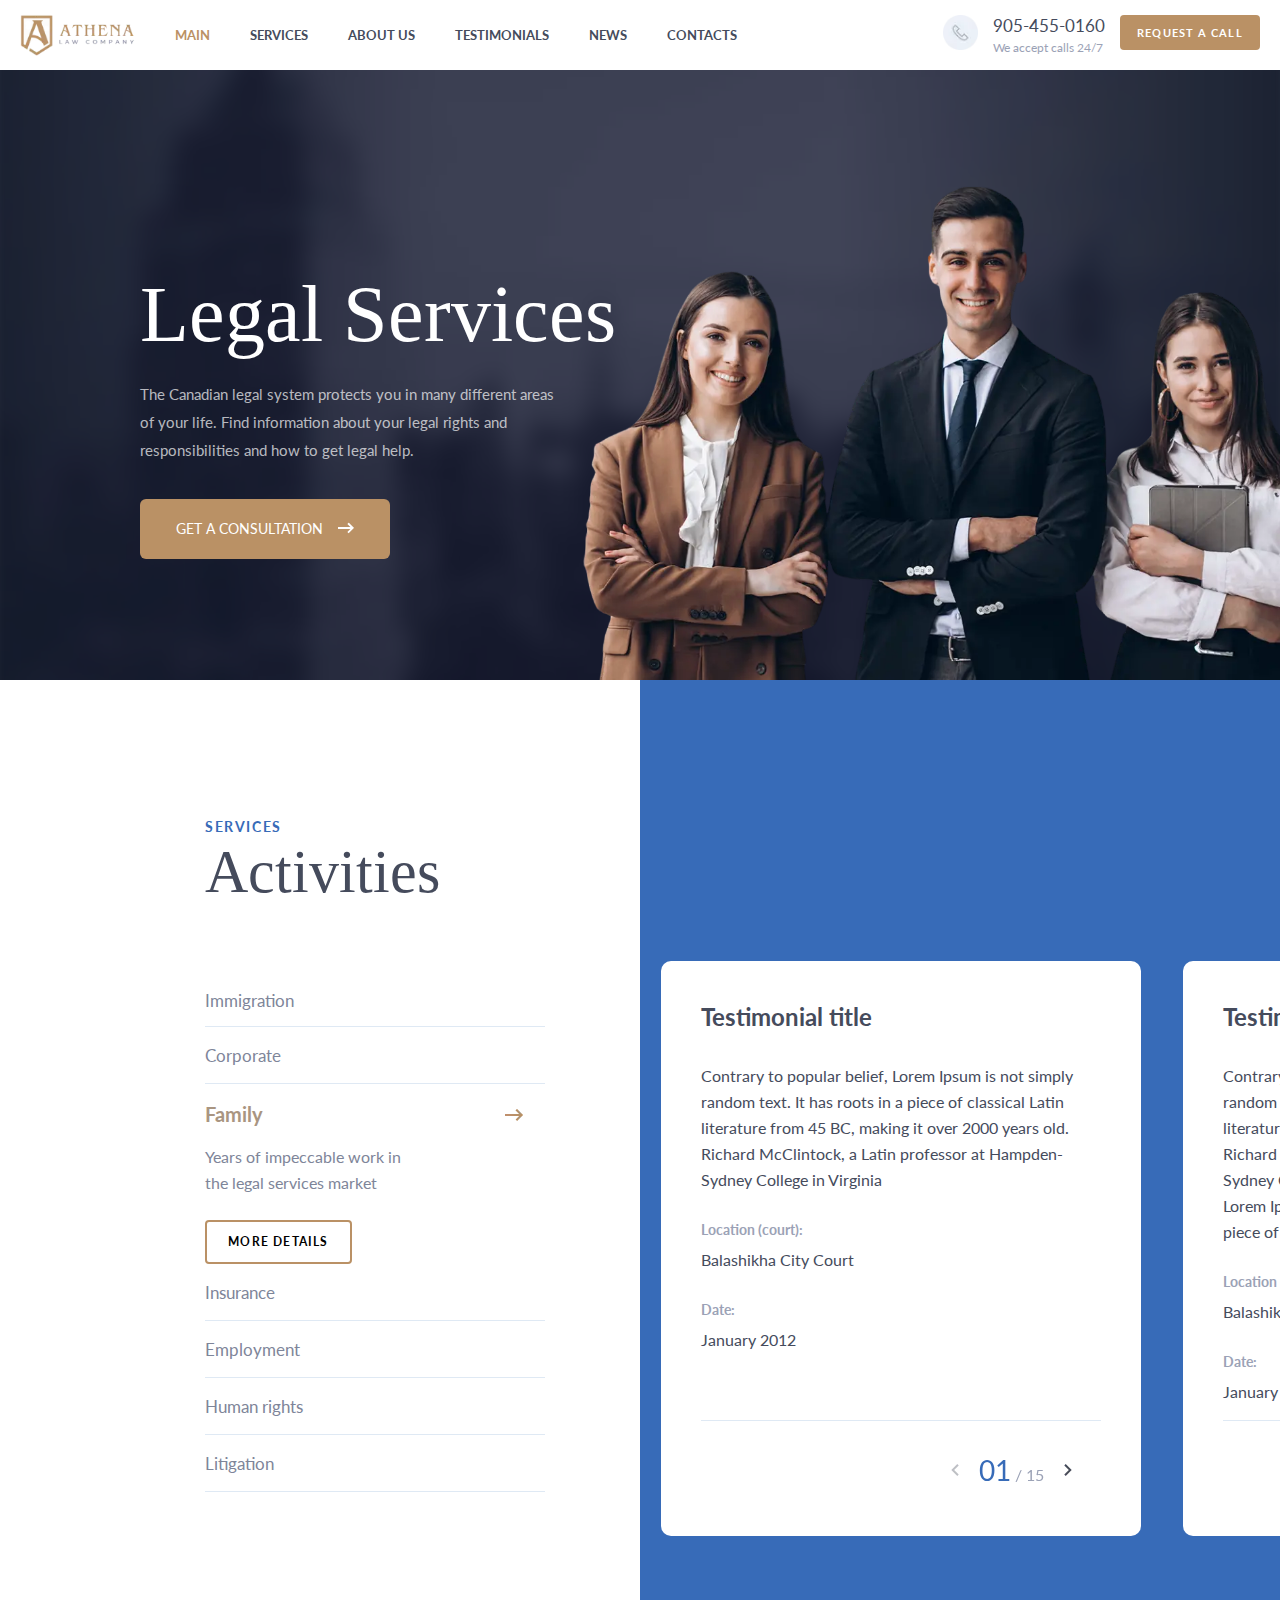
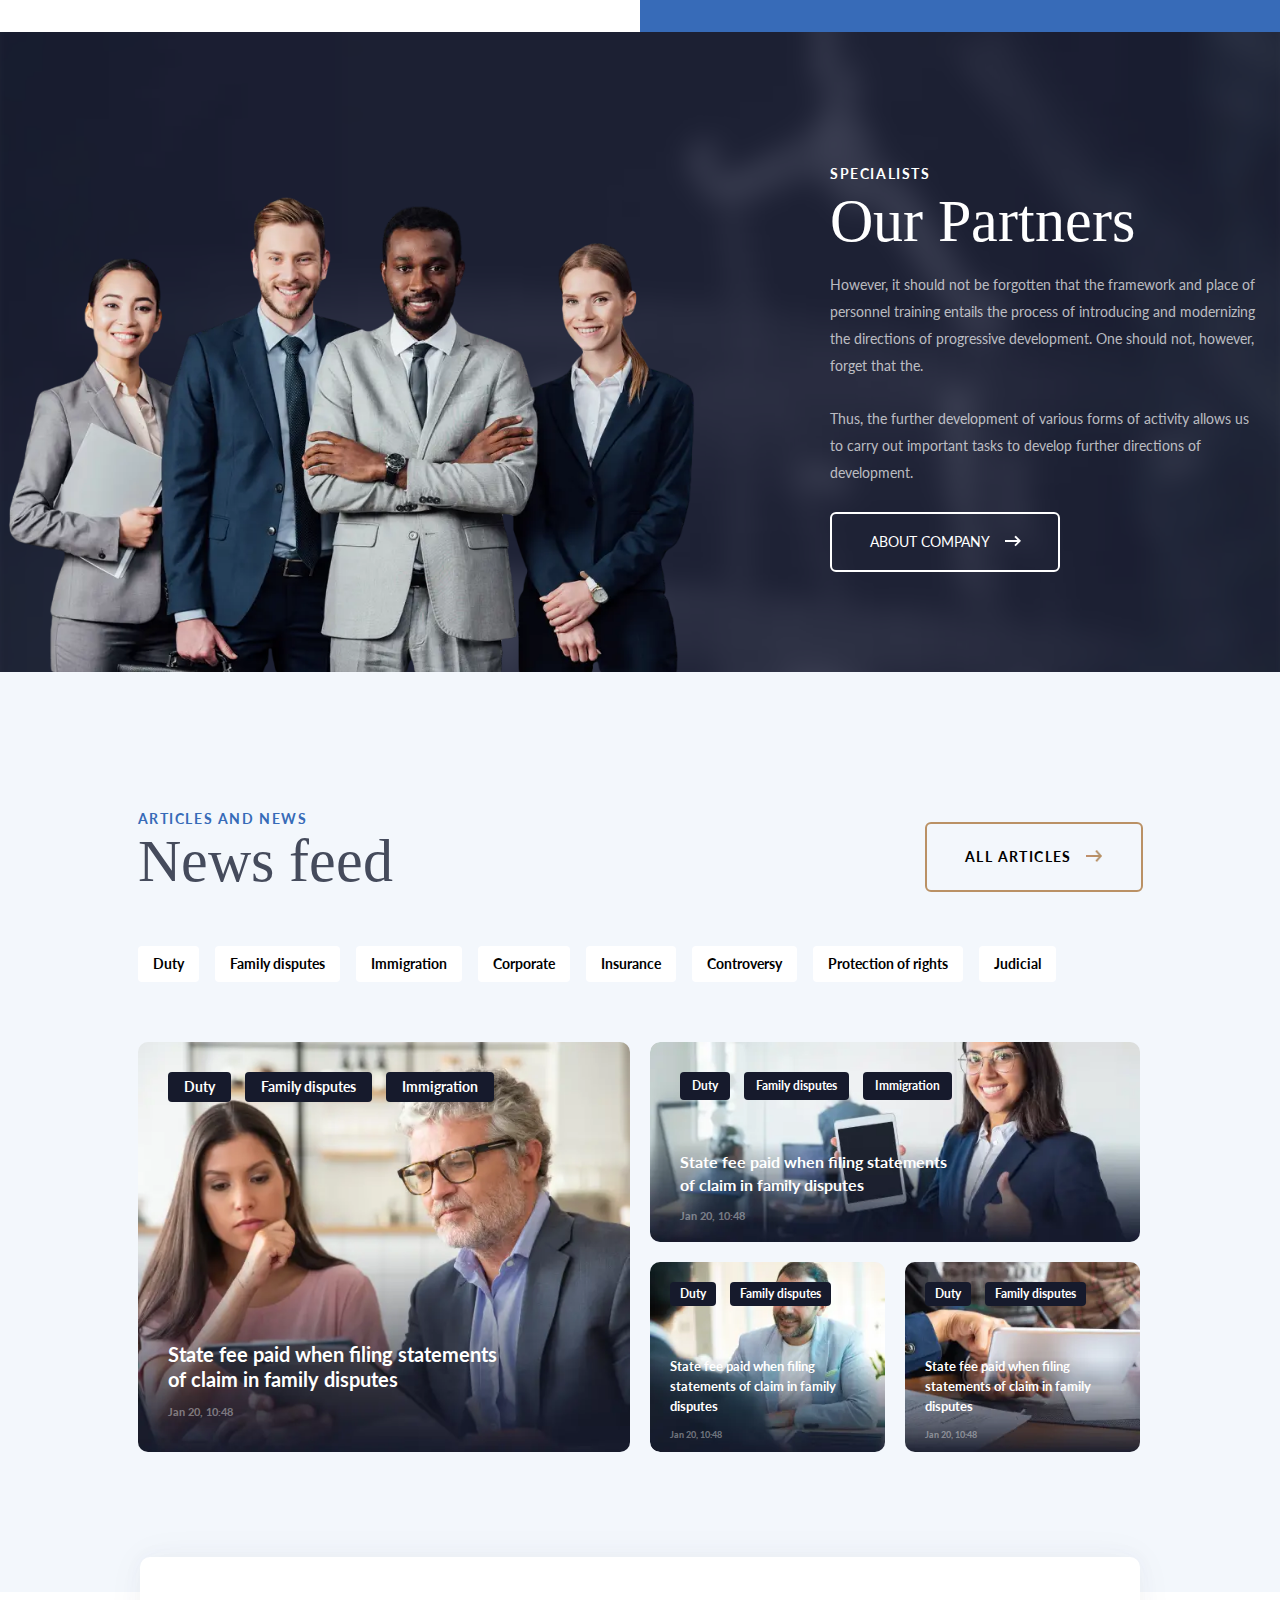
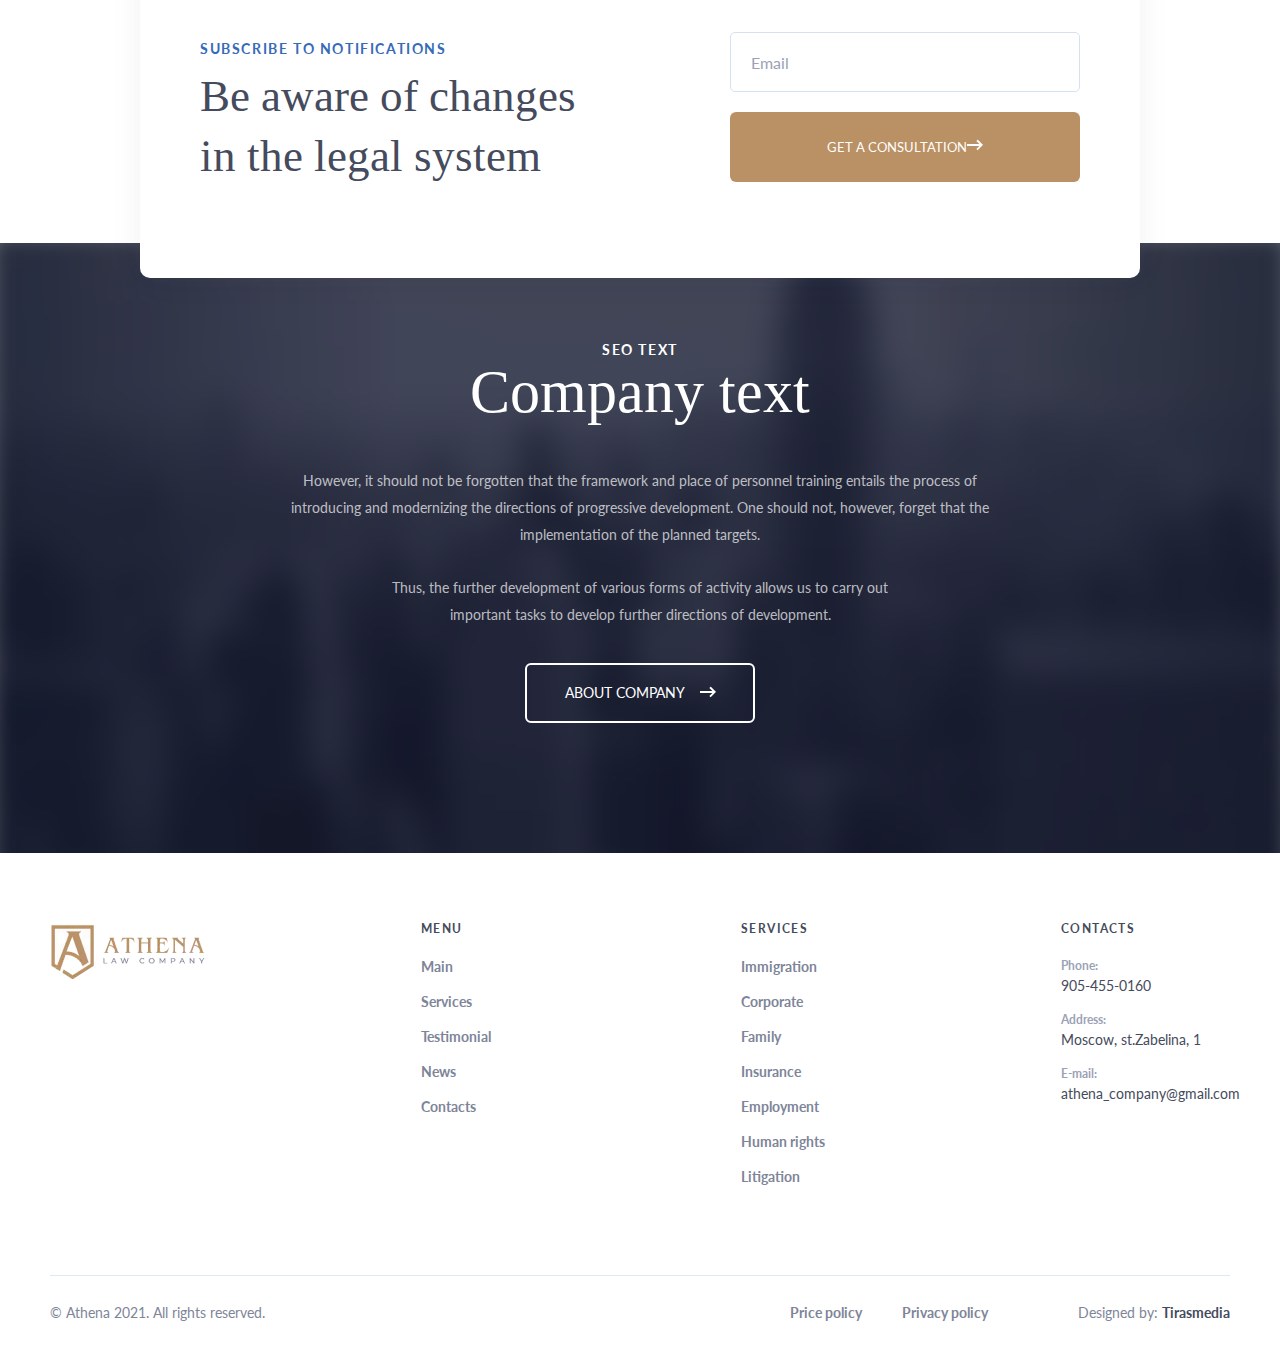
<file: index.html>
<!DOCTYPE html><html lang="en"> <head>	<title>Главная</title>	<meta charset="UTF-8">	<meta name="format-detection" content="telephone=no">	<link rel="stylesheet" href="css/style.min.css">	<meta name="viewport" content="width=device-width, initial-scale=1.0"></head><body>	<div class="wrapper">		<header class="header" id="header">	<div class="header__content _container">		<a href="#" class="header__column header__column_logo">			<picture><source srcset="img/Logo.webp" type="image/webp"><img src="img/Logo.png" alt=""></picture>		</a>		<nav class="header__menu menu">			<div class="menu__icon icon-menu">				<span></span>				<span></span>				<span></span>			</div>			<div class="menu__body">				<ul class="menu__list">					<li><a href="index.html" class="menu__link _active">Main</a></li>					<li>						<a href="#" class="menu__link">Services</a>						<span class="menu__arrow"></span>						<ul class="menu__sub-list">							<li><a href="#" class="menu__sub-link menu__sub-link_hv">Immigration</a></li>							<li><a href="service.html" class="menu__sub-link">Corporate</a></li>							<li><a href="services.html" class="menu__sub-link">Family</a></li>							<li><a href="#" class="menu__sub-link">Insurance</a></li>							<li><a href="#" class="menu__sub-link">Employment</a></li>							<li><a href="#" class="menu__sub-link">Human rights</a></li>							<li><a href="#" class="menu__sub-link menu__sub-link_af">Litigation</a></li>						</ul>					</li>					<li><a href="about.html" class="menu__link">About us</a></li>					<li><a href="testimonials.html" class="menu__link">Testimonials</a></li>					<li><a href="news.html" class="menu__link">News</a></li>					<li><a href="contacts.html" class="menu__link">Contacts</a></li>				</ul>			</div>		</nav>		<div class="header__column">			<div class="header__phone">				<div class="header__icon">					<a href="tel:9054550160"><picture><source srcset="img/header/phone.webp" type="image/webp"><img src="img/header/phone.png" alt=""></picture></a>				</div>				<div class="header__phone-row" data-da="menu__body,7,766">					<a href="tel:9054550160">905-455-0160</a>					<span>We accept calls 24/7</span>				</div>			</div>			<a class="header__btn btn btn_h _popup-link" href="#popup-entry" data-da="menu__body,6,766">request a call</a>		</div>	</div></header>		<main class="page">			<section class="main-screen" id="main">				<div class="main-screen__slider">					<div class="main-screen__bg">						<div class="main-screen__content _container">							<h1 class="main-screen__title">Legal Services</h1>							<div class="main-screen__text">								<p>									The Canadian legal system protects you in many different areas of your life. Find information about									your									legal rights									and responsibilities and how to get legal help.								</p>							</div>							<a class="main-screen__btn btn btn_ms _popup-link" href="#popup-entry">								Get a consultation								<picture><source srcset="img/icons/arrow-right.webp" type="image/webp"><img src="img/icons/arrow-right.png" alt=""></picture>							</a>							<div class="main-screen__people"></div>						</div>					</div>				</div>			</section>			<section class="services">				<div class="services__content _container">					<div class="services__row">						<h3 class="services__subtitle subtitle">Services</h3>						<h2 class="services__title title">Activities</h2>						<div class="services__tabs tabs _tabs ">							<div class="tabs__items">								<div class="tabs__item _tabs-item lineAnim">Immigration</div>								<div class="tabs__block _tabs-block">									<p class="tabs__text">										Years of impeccable work										in the legal services market									</p>									<a class="tabs__btn" href="#">More details</a>								</div>								<div class="tabs__item _tabs-item">Corporate</div>								<div class="tabs__block _tabs-block">									<p class="tabs__text">										Years of impeccable work										in the legal services market									</p>									<a class="tabs__btn" href="#">More details</a>								</div>								<div class="tabs__item _tabs-item _active">Family</div>								<div class="tabs__block _tabs-block _active">									<p class="tabs__text">										Years of impeccable work										in the legal services market									</p>									<a class="tabs__btn" href="#">More details</a>								</div>								<div class="tabs__item _tabs-item">Insurance</div>								<div class="tabs__block _tabs-block">									<p class="tabs__text">										Years of impeccable work										in the legal services market									</p>									<a class="tabs__btn" href="#">More details</a>								</div>								<div class="tabs__item _tabs-item">Employment</div>								<div class="tabs__block _tabs-block">									<p class="tabs__text">										Years of impeccable work										in the legal services market									</p>									<a class="tabs__btn" href="#">More details</a>								</div>								<div class="tabs__item _tabs-item">Human rights</div>								<div class="tabs__block _tabs-block">									<p class="tabs__text">										Years of impeccable work										in the legal services market									</p>									<a class="tabs__btn" href="#">More details</a>								</div>								<div class="tabs__item _tabs-item">Litigation</div>								<div class="tabs__block _tabs-block">									<p class="tabs__text">										Years of impeccable work										in the legal services market									</p>									<a class="tabs__btn" href="#">More details</a>								</div>							</div>							<div class="tabs__blocks">							</div>						</div>					</div>				</div>				<div class="services__cards block swiper-bild">					<div class="swiper-wrapper">						<article class="services__slider swiper-slide">							<div class="services__card card">								<div class="card__content">									<h3 class="card__title">Testimonial title</h3>									<p class="card__text">Contrary to popular belief, Lorem Ipsum is not simply random text. It has roots										in a piece of										classical Latin literature										from 45 BC, making it over 2000 years old. Richard McClintock, a Latin professor at Hampden-Sydney										College in										Virginia									</p>									<h5 class="card__subtitle">Location (court):</h5>									<p class="card__text">Balashikha City Court</p>									<h5 class="card__subtitle">Date:</h5>									<time class="card__text" datetime="2012-04-20">January 2012</time>								</div>								<div class="card__line"></div>								<div class="card__row">									<!-- <a class="card__btn" href="#">Watch the court decision</a> -->									<div class="card__arrow">										<div class="card__pagination swiper-pagination"></div>										<div class="swiper-button-prev"></div>										<div class="swiper-button-next"></div>									</div>								</div>							</div>						</article>						<article class="services__slider swiper-slide">							<div class="services__card card">								<div class="card__content">									<h3 class="card__title">Testimonial title</h3>									<p class="card__text">Contrary to popular belief, Lorem Ipsum is not simply random text. It has roots										in a piece of										classical Latin literature										from 45 BC, making it over 2000 years old. Richard McClintock, a Latin professor at Hampden-Sydney										College in										Virginia										Contrary to popular belief, Lorem Ipsum is not simply random text. It has roots										in a piece of										classical Latin literature										from 45 BC									</p>									<h5 class="card__subtitle">Location (court):</h5>									<p class="card__text">Balashikha City Court</p>									<h5 class="card__subtitle">Date:</h5>									<time class="card__text" datetime="2012-04-20">January 2012</time>								</div>								<div class="card__line"></div>								<div class="card__row">									<!-- <a class="card__btn" href="#">Watch the court decision</a> -->									<div class="card__arrow">										<div class="card__pagination swiper-pagination"></div>										<div class="swiper-button-prev"></div>										<div class="swiper-button-next"></div>									</div>								</div>							</div>						</article>						<article class="services__slider swiper-slide">							<div class="services__card card">								<div class="card__content">									<h3 class="card__title">Testimonial title</h3>									<p class="card__text">Contrary to popular belief, Lorem Ipsum is not simply random text. It has roots										in a piece of										classical Latin literature										from 45 BC, making it over 2000 years old. Richard McClintock, a Latin professor at Hampden-Sydney										College in										Virginia									</p>									<h5 class="card__subtitle">Location (court):</h5>									<p class="card__text">Balashikha City Court</p>									<h5 class="card__subtitle">Date:</h5>									<time class="card__text" datetime="2012-04-20">January 2012</time>								</div>								<div class="card__line"></div>								<div class="card__row">									<!-- <a class="card__btn" href="#">Watch the court decision</a> -->									<div class="card__arrow">										<div class="card__pagination swiper-pagination"></div>										<div class="swiper-button-prev"></div>										<div class="swiper-button-next"></div>									</div>								</div>							</div>						</article>						<article class="services__slider swiper-slide">							<div class="services__card card">								<div class="card__content">									<h3 class="card__title">Testimonial title</h3>									<p class="card__text">Contrary to popular belief, Lorem Ipsum is not simply random text. It has roots										in a piece of										classical Latin literature										from 45 BC, making it over 2000 years old. Richard McClintock, a Latin professor at Hampden-Sydney										College in										Virginia										Contrary to popular belief, Lorem Ipsum is not simply random text. It has roots										in a piece of										classical Latin literature										from 45 BC									</p>									<h5 class="card__subtitle">Location (court):</h5>									<p class="card__text">Balashikha City Court</p>									<h5 class="card__subtitle">Date:</h5>									<time class="card__text" datetime="2012-04-20">January 2012</time>								</div>								<div class="card__line"></div>								<div class="card__row">									<!-- <a class="card__btn" href="#">Watch the court decision</a> -->									<div class="card__arrow">										<div class="card__pagination swiper-pagination"></div>										<div class="swiper-button-prev"></div>										<div class="swiper-button-next"></div>									</div>								</div>							</div>						</article>						<article class="services__slider swiper-slide">							<div class="services__card card">								<div class="card__content">									<h3 class="card__title">Testimonial title</h3>									<p class="card__text">Contrary to popular belief, Lorem Ipsum is not simply random text. It has roots										in a piece of										classical Latin literature										from 45 BC, making it over 2000 years old. Richard McClintock, a Latin professor at Hampden-Sydney										College in										Virginia									</p>									<h5 class="card__subtitle">Location (court):</h5>									<p class="card__text">Balashikha City Court</p>									<h5 class="card__subtitle">Date:</h5>									<time class="card__text" datetime="2012-04-20">January 2012</time>								</div>								<div class="card__line"></div>								<div class="card__row">									<!-- <a class="card__btn" href="#">Watch the court decision</a> -->									<div class="card__arrow">										<div class="card__pagination swiper-pagination"></div>										<div class="swiper-button-prev"></div>										<div class="swiper-button-next"></div>									</div>								</div>							</div>						</article>						<article class="services__slider swiper-slide">							<div class="services__card card">								<div class="card__content">									<h3 class="card__title">Testimonial title</h3>									<p class="card__text">Contrary to popular belief, Lorem Ipsum is not simply random text. It has roots										in a piece of										classical Latin literature										from 45 BC, making it over 2000 years old. Richard McClintock, a Latin professor at Hampden-Sydney										College in										Virginia										Contrary to popular belief, Lorem Ipsum is not simply random text. It has roots										in a piece of										classical Latin literature										from 45 BC									</p>									<h5 class="card__subtitle">Location (court):</h5>									<p class="card__text">Balashikha City Court</p>									<h5 class="card__subtitle">Date:</h5>									<time class="card__text" datetime="2012-04-20">January 2012</time>								</div>								<div class="card__line"></div>								<div class="card__row">									<!-- <a class="card__btn" href="#">Watch the court decision</a> -->									<div class="card__arrow">										<div class="card__pagination swiper-pagination"></div>										<div class="swiper-button-prev"></div>										<div class="swiper-button-next"></div>									</div>								</div>							</div>						</article>						<article class="services__slider swiper-slide">							<div class="services__card card">								<div class="card__content">									<h3 class="card__title">Testimonial title</h3>									<p class="card__text">Contrary to popular belief, Lorem Ipsum is not simply random text. It has roots										in a piece of										classical Latin literature										from 45 BC, making it over 2000 years old. Richard McClintock, a Latin professor at Hampden-Sydney										College in										Virginia									</p>									<h5 class="card__subtitle">Location (court):</h5>									<p class="card__text">Balashikha City Court</p>									<h5 class="card__subtitle">Date:</h5>									<time class="card__text" datetime="2012-04-20">January 2012</time>								</div>								<div class="card__line"></div>								<div class="card__row">									<!-- <a class="card__btn" href="#">Watch the court decision</a> -->									<div class="card__arrow">										<div class="card__pagination swiper-pagination"></div>										<div class="swiper-button-prev"></div>										<div class="swiper-button-next"></div>									</div>								</div>							</div>						</article>						<article class="services__slider swiper-slide">							<div class="services__card card">								<div class="card__content">									<h3 class="card__title">Testimonial title</h3>									<p class="card__text">Contrary to popular belief, Lorem Ipsum is not simply random text. It has roots										in a piece of										classical Latin literature										from 45 BC, making it over 2000 years old. Richard McClintock, a Latin professor at Hampden-Sydney										College in										Virginia									</p>									<h5 class="card__subtitle">Location (court):</h5>									<p class="card__text">Balashikha City Court</p>									<h5 class="card__subtitle">Date:</h5>									<time class="card__text" datetime="2012-04-20">January 2012</time>								</div>								<div class="card__line"></div>								<div class="card__row">									<!-- <a class="card__btn" href="#">Watch the court decision</a> -->									<div class="card__arrow">										<div class="card__pagination swiper-pagination"></div>										<div class="swiper-button-prev"></div>										<div class="swiper-button-next"></div>									</div>								</div>							</div>						</article>						<article class="services__slider swiper-slide">							<div class="services__card card">								<div class="card__content">									<h3 class="card__title">Testimonial title</h3>									<p class="card__text">Contrary to popular belief, Lorem Ipsum is not simply random text. It has roots										in a piece of										classical Latin literature										from 45 BC, making it over 2000 years old. Richard McClintock, a Latin professor at Hampden-Sydney										College in										Virginia									</p>									<h5 class="card__subtitle">Location (court):</h5>									<p class="card__text">Balashikha City Court</p>									<h5 class="card__subtitle">Date:</h5>									<time class="card__text" datetime="2012-04-20">January 2012</time>								</div>								<div class="card__line"></div>								<div class="card__row">									<!-- <a class="card__btn" href="#">Watch the court decision</a> -->									<div class="card__arrow">										<div class="card__pagination swiper-pagination"></div>										<div class="swiper-button-prev"></div>										<div class="swiper-button-next"></div>									</div>								</div>							</div>						</article>						<article class="services__slider swiper-slide">							<div class="services__card card">								<div class="card__content">									<h3 class="card__title">Testimonial title</h3>									<p class="card__text">Contrary to popular belief, Lorem Ipsum is not simply random text. It has roots										in a piece of										classical Latin literature										from 45 BC, making it over 2000 years old. Richard McClintock, a Latin professor at Hampden-Sydney										College in										Virginia									</p>									<h5 class="card__subtitle">Location (court):</h5>									<p class="card__text">Balashikha City Court</p>									<h5 class="card__subtitle">Date:</h5>									<time class="card__text" datetime="2012-04-20">January 2012</time>								</div>								<div class="card__line"></div>								<div class="card__row">									<!-- <a class="card__btn" href="#">Watch the court decision</a> -->									<div class="card__arrow">										<div class="card__pagination swiper-pagination"></div>										<div class="swiper-button-prev"></div>										<div class="swiper-button-next"></div>									</div>								</div>							</div>						</article>						<article class="services__slider swiper-slide">							<div class="services__card card">								<div class="card__content">									<h3 class="card__title">Testimonial title</h3>									<p class="card__text">Contrary to popular belief, Lorem Ipsum is not simply random text. It has roots										in a piece of										classical Latin literature										from 45 BC, making it over 2000 years old. Richard McClintock, a Latin professor at Hampden-Sydney										College in										Virginia									</p>									<h5 class="card__subtitle">Location (court):</h5>									<p class="card__text">Balashikha City Court</p>									<h5 class="card__subtitle">Date:</h5>									<time class="card__text" datetime="2012-04-20">January 2012</time>								</div>								<div class="card__line"></div>								<div class="card__row">									<!-- <a class="card__btn" href="#">Watch the court decision</a> -->									<div class="card__arrow">										<div class="card__pagination swiper-pagination"></div>										<div class="swiper-button-prev"></div>										<div class="swiper-button-next"></div>									</div>								</div>							</div>						</article>						<article class="services__slider swiper-slide">							<div class="services__card card">								<div class="card__content">									<h3 class="card__title">Testimonial title</h3>									<p class="card__text">Contrary to popular belief, Lorem Ipsum is not simply random text. It has roots										in a piece of										classical Latin literature										from 45 BC, making it over 2000 years old. Richard McClintock, a Latin professor at Hampden-Sydney										College in										Virginia									</p>									<h5 class="card__subtitle">Location (court):</h5>									<p class="card__text">Balashikha City Court</p>									<h5 class="card__subtitle">Date:</h5>									<time class="card__text" datetime="2012-04-20">January 2012</time>								</div>								<div class="card__line"></div>								<div class="card__row">									<!-- <a class="card__btn" href="#">Watch the court decision</a> -->									<div class="card__arrow">										<div class="card__pagination swiper-pagination"></div>										<div class="swiper-button-prev"></div>										<div class="swiper-button-next"></div>									</div>								</div>							</div>						</article>						<article class="services__slider swiper-slide">							<div class="services__card card">								<div class="card__content">									<h3 class="card__title">Testimonial title</h3>									<p class="card__text">Contrary to popular belief, Lorem Ipsum is not simply random text. It has roots										in a piece of										classical Latin literature										from 45 BC, making it over 2000 years old. Richard McClintock, a Latin professor at Hampden-Sydney										College in										Virginia									</p>									<h5 class="card__subtitle">Location (court):</h5>									<p class="card__text">Balashikha City Court</p>									<h5 class="card__subtitle">Date:</h5>									<time class="card__text" datetime="2012-04-20">January 2012</time>								</div>								<div class="card__line"></div>								<div class="card__row">									<!-- <a class="card__btn" href="#">Watch the court decision</a> -->									<div class="card__arrow">										<div class="card__pagination swiper-pagination"></div>										<div class="swiper-button-prev"></div>										<div class="swiper-button-next"></div>									</div>								</div>							</div>						</article>						<article class="services__slider swiper-slide">							<div class="services__card card">								<div class="card__content">									<h3 class="card__title">Testimonial title</h3>									<p class="card__text">Contrary to popular belief, Lorem Ipsum is not simply random text. It has roots										in a piece of										classical Latin literature										from 45 BC, making it over 2000 years old. Richard McClintock, a Latin professor at Hampden-Sydney										College in										Virginia									</p>									<h5 class="card__subtitle">Location (court):</h5>									<p class="card__text">Balashikha City Court</p>									<h5 class="card__subtitle">Date:</h5>									<time class="card__text" datetime="2012-04-20">January 2012</time>								</div>								<div class="card__line"></div>								<div class="card__row">									<!-- <a class="card__btn" href="#">Watch the court decision</a> -->									<div class="card__arrow">										<div class="card__pagination swiper-pagination"></div>										<div class="swiper-button-prev"></div>										<div class="swiper-button-next"></div>									</div>								</div>							</div>						</article>						<article class="services__slider swiper-slide">							<div class="services__card card">								<div class="card__content">									<h3 class="card__title">Testimonial title</h3>									<p class="card__text">Contrary to popular belief, Lorem Ipsum is not simply random text. It has roots										in a piece of										classical Latin literature										from 45 BC, making it over 2000 years old. Richard McClintock, a Latin professor at Hampden-Sydney										College in										Virginia									</p>									<h5 class="card__subtitle">Location (court):</h5>									<p class="card__text">Balashikha City Court</p>									<h5 class="card__subtitle">Date:</h5>									<time class="card__text" datetime="2012-04-20">January 2012</time>								</div>								<div class="card__line"></div>								<div class="card__row">									<!-- <a class="card__btn" href="#">Watch the court decision</a> -->									<div class="card__arrow">										<div class="card__pagination swiper-pagination"></div>										<div class="swiper-button-prev"></div>										<div class="swiper-button-next"></div>									</div>								</div>							</div>						</article>					</div>				</div>			</section>			<section class="about">				<div class="about__bg">					<div class="about__content _container">						<div class="about__row">							<h3 class="about__subtitle subtitle subtitle_w">specialists</h3>							<h2 class="about__title title title_w">Our Partners</h2>							<div class="about__text text">								<p>									However, it should not be forgotten that the framework and place of personnel training entails the									process of									introducing and modernizing the directions of progressive development. One should not, however, forget									that the.								</p>								<p>									Thus, the further development of various forms of activity allows us to carry out important tasks to									develop further									directions of development.								</p>							</div>							<a class="about__btn btn btn_w" href="#">								about company								<picture><source srcset="img/icons/arrow-right.webp" type="image/webp"><img src="img/icons/arrow-right.png" alt=""></picture>							</a>							<div class="about__people"></div>						</div>					</div>				</div>			</section>			<section class="news block">				<div class="news__bg"></div>				<div class="news__content _container">					<div class="news__header">						<div class="news__titles">							<h3 class="news__subtitle subtitle ">Articles and news</h3>							<h2 class="news__title title ">News feed</h2>						</div>						<a class="news__btn btn btn_b" href="#">							All articles							<picture><source srcset="img/icons/arrow-tabs.webp" type="image/webp"><img src="img/icons/arrow-tabs.png" alt=""></picture>						</a>					</div>					<div class="news__filter filter">						<div class="filter__column">							<div class="filter__item"><a href="#">Duty</a></div>							<div class="filter__item"><a href="#">Family disputes</a></div>							<div class="filter__item"><a href="#">Immigration</a></div>							<div class="filter__item"><a href="#">Corporate</a></div>						</div>						<div class="filter__column">							<div class="filter__item"><a href="#">Insurance</a></div>							<div class="filter__item"><a href="#">Controversy</a></div>							<div class="filter__item"><a href="#">Protection of rights</a></div>							<div class="filter__item"><a href="#">Judicial</a></div>						</div>					</div>					<div class="news__portfolio portfolio">						<div class="portfolio__column portfolio__column_1">							<a href="#" class="portfolio__ibg _ibg">								<picture><source srcset="img/news/01.webp" type="image/webp"><img src="img/news/01.png" alt=""></picture>							</a>							<div class="portfolio__row">								<a href="#" class="portfolio__link portfolio__link_big">Duty</a>								<a href="#" class="portfolio__link portfolio__link_big">Family disputes</a>								<a href="#" class="portfolio__link portfolio__link_big">Immigration</a>							</div>							<div class="portfolio__description portfolio__description_big">								<h3 class="portfolio__title portfolio__title_big">State fee paid when filing statements									of claim in family disputes</h3>								<time class="portfolio__date" datetime="2012-01-20T10:48">Jan 20, 10:48</time>							</div>						</div>						<div class="portfolio__column portfolio__column_2">							<div class="portfolio__items portfolio__items_1">								<a href="#" class="portfolio__ibg _ibg">									<picture><source srcset="img/news/02.webp" type="image/webp"><img src="img/news/02.png" alt=""></picture>								</a>								<div class="portfolio__row">									<a href="#" class="portfolio__link portfolio__link_middle">Duty</a>									<a href="#" class="portfolio__link portfolio__link_middle">Family disputes</a>									<a href="#" class="portfolio__link portfolio__link_middle">Immigration</a>								</div>								<div class="portfolio__description portfolio__description_middle">									<h3 class="portfolio__title portfolio__title_middle">State fee paid when filing statements										of claim in family disputes</h3>									<time class="portfolio__date" datetime="2012-01-20T10:48">Jan 20, 10:48</time>								</div>							</div>							<div class="portfolio__items portfolio__items_2">								<div class="portfolio__item portfolio__item_1">									<a href="#" class="portfolio__ibg _ibg">										<picture><source srcset="img/news/03.webp" type="image/webp"><img src="img/news/03.png" alt=""></picture>									</a>									<div class="portfolio__row">										<a href="#" class="portfolio__link portfolio__link_small">Duty</a>										<a href="#" class="portfolio__link portfolio__link_small">Family disputes</a>									</div>									<div class="portfolio__description portfolio__description_small">										<h3 class="portfolio__title portfolio__title_small">State fee paid when filing statements											of claim in family disputes</h3>										<time class="portfolio__date portfolio__date_small" datetime="2012-01-20T10:48">Jan 20, 10:48</time>									</div>								</div>								<div class="portfolio__item portfolio__item_2">									<a href="#" class="portfolio__ibg _ibg">										<picture><source srcset="img/news/04.webp" type="image/webp"><img src="img/news/04.png" alt=""></picture>									</a>									<div class="portfolio__row">										<a href="#" class="portfolio__link portfolio__link_small">Duty</a>										<a href="#" class="portfolio__link portfolio__link_small">Family disputes</a>									</div>									<div class="portfolio__description portfolio__description_small">										<h3 class="portfolio__title portfolio__title_small">State fee paid when filing statements											of claim in family disputes</h3>										<time class="portfolio__date portfolio__date_small" datetime="2012-01-20T10:48">Jan 20, 10:48</time>									</div>								</div>							</div>						</div>					</div>				</div>			</section>			<section class="subscribe">				<div class="subscribe__content">					<div class="subscribe__column">						<h3 class="subscribe__subtitle subtitle ">Subscribe to notifications</h3>						<h2 class="subscribe__title title ">Be aware of changes							in the legal system</h2>					</div>					<div class="subscribe__column">						<div class="subscribe__form form_m">							<form action="#" id="form" class="form__body" data-message='Данные успешно отправлены'>								<div class="form__item_m">									<input id="formEmail" type="email" class="form__input input  _email _req" placeholder="Email">								</div>								<button type="submit" class="btn btn_f" id="btn">									Get a consultation									<picture><source srcset="img/icons/arrow-right.webp" type="image/webp"><img src="img/icons/arrow-right.png" alt=""></picture>								</button>							</form>						</div>					</div>				</div>			</section>			<section class="seo-text">				<div class="seo-text__bg">					<div class="seo-text__content _container">						<div class="seo-text__row">							<h3 class="seo-text__subtitle subtitle subtitle_w">seo text</h3>							<h2 class="seo-text__title title title_w">Company text</h2>							<div class="seo-text__text text">								<p>									However, it should not be forgotten that the framework and place of personnel training entails the									process of									introducing and modernizing the directions of progressive development. One should not, however, forget									that the									implementation of the planned targets.								</p>								<p>									Thus, the further development of various forms of activity allows us to carry out important tasks to									develop further									directions of development.								</p>							</div>							<a class="seo-text__btn btn btn_w" href="#">								about company								<picture><source srcset="img/icons/arrow-right.webp" type="image/webp"><img src="img/icons/arrow-right.png" alt=""></picture>							</a>						</div>					</div>				</div>			</section>		</main>		<footer class="footer">	<div class="footer__content _container">		<div class="footer__row">			<div class="footer__column footer__column_logo">				<picture><source srcset="img/Logo.webp" type="image/webp"><img src="img/Logo.png" alt=""></picture>			</div>			<div class="footer__column footer__column__content">				<div class="footer__row-list"><div class="footer__list">	<h3 class="footer__title">Menu</h3>	<ul>		<li class="footer__link"><a href="#">Main</a></li>		<li class="footer__link"><a href="#">Services</a></li>		<li class="footer__link"><a href="#">Testimonial</a></li>		<li class="footer__link"><a href="#">News</a></li>		<li class="footer__link"><a href="#">Contacts</a></li>	</ul></div><div class="footer__list">	<h3 class="footer__title">Services</h3>	<ul>		<li class="footer__link"><a href="#">Immigration</a></li>		<li class="footer__link"><a href="#">Corporate</a></li>		<li class="footer__link"><a href="#">Family</a></li>		<li class="footer__link"><a href="#">Insurance</a></li>		<li class="footer__link"><a href="#">Employment</a></li>		<li class="footer__link"><a href="#">Human rights</a></li>		<li class="footer__link"><a href="#">Litigation</a></li>	</ul></div>				</div>				<div class="footer__list">					<h3 class="footer__title">Contacts</h3>					<div class="footer__contact">						<h4 class="footer__label">Phone:</h4>						<a class="footer__links" href="tel:9054550160">905-455-0160</a>					</div>					<div class="footer__contact">						<h4 class="footer__label">Address:</h4>						<a class="footer__links"							href="https://www.google.com.ua/maps/place/ул.+Забелина,+1,+Москва,+Россия,+101000/@55.7545932,37.6376209,20.17z/data=!4m5!3m4!1s0x46b54af5e149b8f9:0xe080d2b02e60f1f5!8m2!3d55.7546981!4d37.6377098?hl=ru">Moscow,							st.Zabelina, 1</a>					</div>					<div class="footer__contact">						<h4 class="footer__label">E-mail:</h4>						<a class="footer__links" href="mailto:athena_company@gmail.com">athena_company@gmail.com</a>					</div>				</div>			</div>		</div>		<div class="footer__footer">			<a href="#">© Athena 2021. All rights reserved.</a>			<div class="footer__footer-row">					<a href="#">Price policy</a>					<a href="#">Privacy policy</a>				<p>Designed by: <span>Tirasmedia</span></p>			</div>		</div>	</div></footer>	</div>	<div class="popup popup-entry" id="popup-entry">	<div class="popup__content">		<div class="popup__body">			<div class="popup__close"></div>			<div class="popup__form form-consultation">				<h2 class="form-consultation__title">Leave your <br> contacts					for a <br> free consultation</h2>				<form action="#" class="form-consultation__body" data-message='Данные успешно отправлены'>					<div class="form-consultation__column">						<div class="form-consultation__items">							<div class="form-consultation__item">								<input type="text" class="form-consultation__input input input_consultation _text _req" data-value="Name">							</div>							<div class="form-consultation__item">								<input type="tel" class="form-consultation__input input input_consultation _phone _req" data-value="Phone">							</div>						</div>						<div class="form-consultation__items">							<div class="form-consultation__item">								<input type="email" class="form-consultation__input input input_consultation _email _req" placeholder="E-mail">							</div>							<button type="submit" class="form-consultation__btn btn btn_consultation">								Get a consultation								<picture><source srcset="img/icons/arrow-right.webp" type="image/webp"><img src="img/icons/arrow-right.png" alt=""></picture>							</button>						</div>					</div>					<div class="form-consultation__column form-consultation__column_b">						<p class="form-consultation__text">By clicking the «Get a consultation» button you agree to the <a href="#">terms of								processing</a> your data</p>					</div>				</form>			</div>		</div>	</div></div><div class="popup popup-login" id="popup-login">	<div class="popup__content">		<div class="popup__body">			<div class="popup__close"></div>			<div class="popup__form-login"></div>		</div>	</div></div><!-- <div class="popup popup_video">	<div class="popup__content">		<div class="popup__body">			<div class="popup__close popup__close_video"></div>			<div class="popup__video _video"></div>		</div>	</div></div> -->	<script src="js/vendors.min.js"></script><script src="js/app.min.js"></script></body></html>
</file>
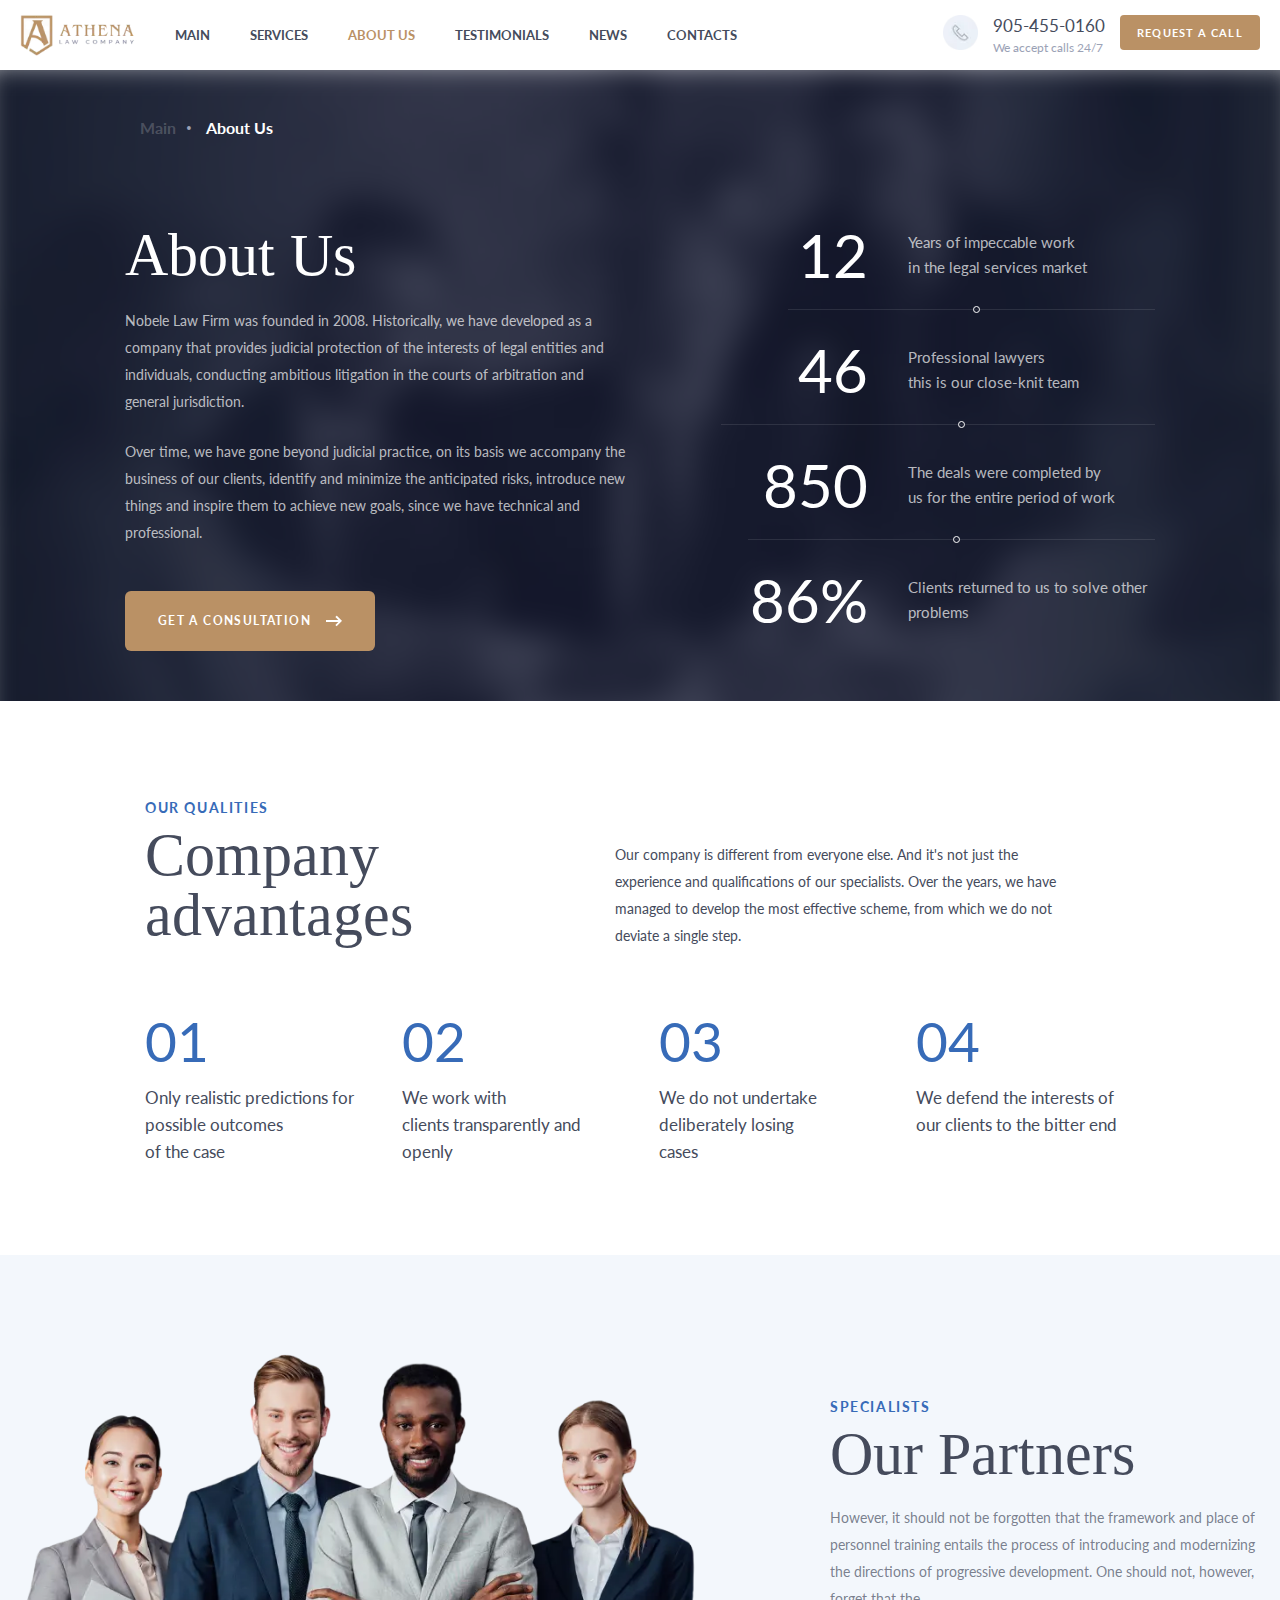
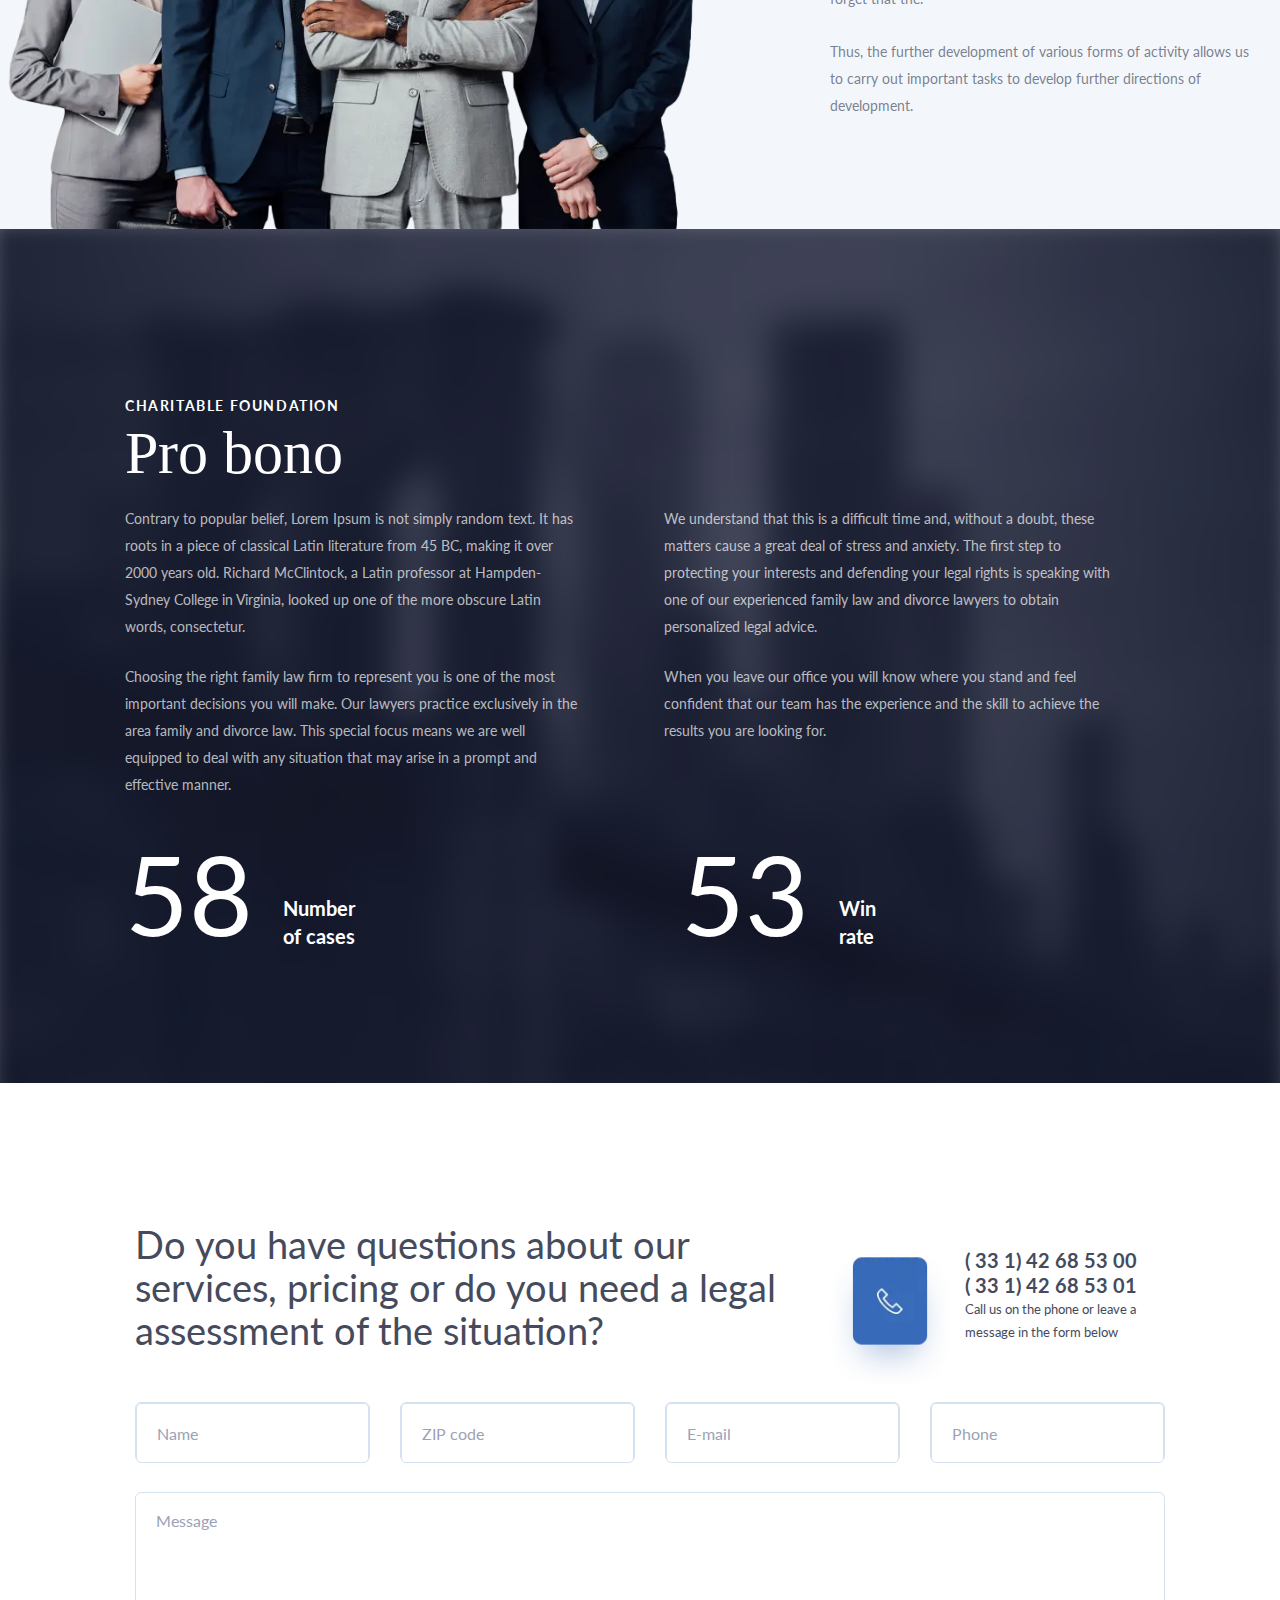
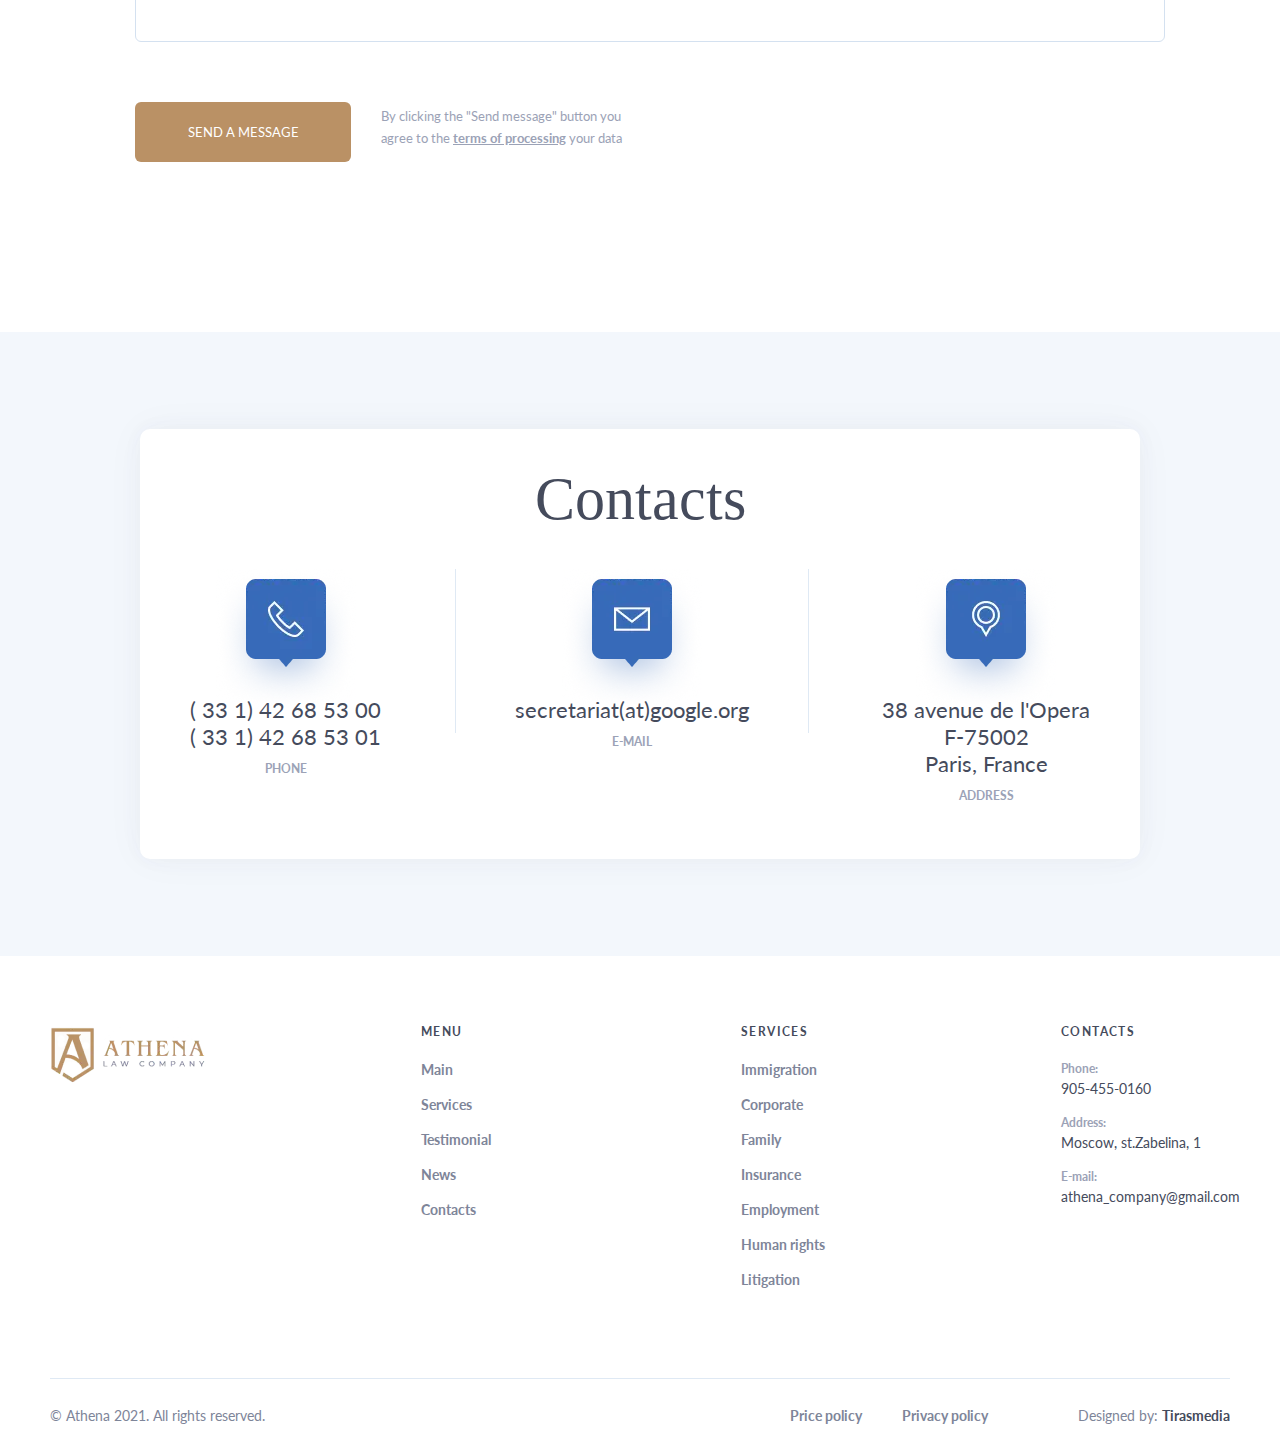
<file: about.html>
<!DOCTYPE html><html lang="en"> <head>	<title>Главная</title>	<meta charset="UTF-8">	<meta name="format-detection" content="telephone=no">	<link rel="stylesheet" href="css/style.min.css">	<meta name="viewport" content="width=device-width, initial-scale=1.0"></head><body>	<div class="wrapper">		<header class="header" id="header">	<div class="header__content _container">		<a href="#" class="header__column header__column_logo">			<picture><source srcset="img/Logo.webp" type="image/webp"><img src="img/Logo.png" alt=""></picture>		</a>		<nav class="header__menu menu">			<div class="menu__icon icon-menu">				<span></span>				<span></span>				<span></span>			</div>			<div class="menu__body">				<ul class="menu__list">					<li><a href="index.html" class="menu__link">Main</a></li>					<li>						<a href="#" class="menu__link">Services</a>						<span class="menu__arrow"></span>						<ul class="menu__sub-list">							<li><a href="#" class="menu__sub-link menu__sub-link_hv">Immigration</a></li>							<li><a href="service.html" class="menu__sub-link">Corporate</a></li>							<li><a href="services.html" class="menu__sub-link">Family</a></li>							<li><a href="#" class="menu__sub-link">Insurance</a></li>							<li><a href="#" class="menu__sub-link">Employment</a></li>							<li><a href="#" class="menu__sub-link">Human rights</a></li>							<li><a href="#" class="menu__sub-link menu__sub-link_af">Litigation</a></li>						</ul>					</li>					<li><a href="about.html" class="menu__link _active">About us</a></li>					<li><a href="testimonials.html" class="menu__link">Testimonials</a></li>					<li><a href="news.html" class="menu__link">News</a></li>					<li><a href="contacts.html" class="menu__link">Contacts</a></li>				</ul>			</div>		</nav>		<div class="header__column">			<div class="header__phone">				<div class="header__icon">					<a href="tel:9054550160"><picture><source srcset="img/header/phone.webp" type="image/webp"><img src="img/header/phone.png" alt=""></picture></a>				</div>				<div class="header__phone-row" data-da="menu__body,7,766">					<a href="tel:9054550160">905-455-0160</a>					<span>We accept calls 24/7</span>				</div>			</div>			<a class="header__btn btn btn_h _popup-link" href="#popup-entry" data-da="menu__body,6,766">request a call</a>		</div>	</div></header>		<main class="page">			<section class="about-us">				<div class="about-us__bg">					<nav class="breadcrumbs _container">						<ol class="breadcrumbs__list" itemscope itemtype="https://schema.org/BreadcrumbList">							<li itemprop="itemListElement" itemscope ⦁ itemtype="https://schema.org/ListItem">								<a itemprop="item" href="https://example.com/dresses">									<span class="breadcrumbs__link" itemprop="name">Main</span></a>								<meta itemprop="position" content="1" />							</li>							<li itemprop="itemListElement" itemscope ⦁ itemtype="https://schema.org/ListItem">								<a itemprop="item" href="https://example.com/dresses/real">									<span class="breadcrumbs__item" itemprop="name">About Us</span></a>								<meta itemprop="position" content="2" />							</li>						</ol>					</nav>					<div class="about-us__content _container">						<div class="about-us__row">							<h2 class="about-us__title title title_w">About Us</h2>							<div class="about-us__text text text_w">								<p>									Nobele Law Firm was founded in 2008. Historically, we have developed as a company that provides									judicial									protection of									the interests of legal entities and individuals, conducting ambitious litigation in the courts of									arbitration and									general jurisdiction.								</p>								<p>									Over time, we have gone beyond judicial practice, on its basis we accompany the business of our									clients, identify									and									minimize the anticipated risks, introduce new things and inspire them to achieve new goals, since we									have									technical and									professional.								</p>							</div>							<a class="about-us__btn btn btn_ms _popup-link" href="#popup-entry">								Get a consultation								<picture><source srcset="img/icons/arrow-right.webp" type="image/webp"><img src="img/icons/arrow-right.png" alt=""></picture>							</a>						</div>						<div class="about-us__statistics statistics">							<div class="statistics__column statistics__column_1">								<span class="statistics__namber">12</span>								<p class="statistics__text statistics__text_1">									Years of impeccable work <br>									in the legal services market								</p>							</div>							<div class="statistics__column statistics__column_2">								<span class="statistics__namber">46</span>								<p class="statistics__text statistics__text_2">									Professional lawyers <br>									this is our close-knit team								</p>							</div>							<div class="statistics__column statistics__column_3">								<span class="statistics__namber">850</span>								<p class="statistics__text statistics__text_3">									The deals were completed by <br>									us for the entire period of work								</p>							</div>							<div class="statistics__column statistics__column_4">								<span class="statistics__namber">86%</span>								<p class="statistics__text statistics__text_4">									Clients returned to us to									solve other problems								</p>							</div>						</div>					</div>				</div>			</section>			<section class="advantages">				<div class="advantages__content _container">					<div class="advantages__header">						<div class="advantages__titles">							<h3 class="advantages__subtitle subtitle ">our qualities</h3>							<h2 class="advantages__title title ">Company								advantages</h2>						</div>						<p class="advantages__text-header text text_abb">							Our company is different from everyone else. And it's not just the experience and qualifications of our							specialists.							Over the years, we have managed to develop the most effective scheme, from which we do not deviate a							single							step.						</p>					</div>					<div class="advantages__cards">						<div class="advantages__card">							<span class="advantages__number">01</span>							<p class="advantages__text">								Only realistic predictions								for possible outcomes <br>								of the case							</p>						</div>						<div class="advantages__card">							<span class="advantages__number">02</span>							<p class="advantages__text">								We work with <br>								clients transparently								and openly							</p>						</div>						<div class="advantages__card">							<span class="advantages__number">03</span>							<p class="advantages__text">								We do not undertake								deliberately losing <br>								cases							</p>						</div>						<div class="advantages__card">							<span class="advantages__number">04</span>							<p class="advantages__text">								We defend the interests								of our clients to the								bitter end							</p>						</div>					</div>				</div>			</section>			<section class="about about_ab about_c">				<div class="about__content _container">					<div class="about__row">						<h3 class="about__subtitle subtitle">specialists</h3>						<h2 class="about__title title">Our Partners</h2>						<div class="about__text text text_ab">							<p>								However, it should not be forgotten that the framework and place of personnel training entails the								process of								introducing and modernizing the directions of progressive development. One should not, however, forget								that the.							</p>							<p>								Thus, the further development of various forms of activity allows us to carry out important tasks to								develop further								directions of development.							</p>						</div>						<div class="about__people about__people_ab"></div>					</div>				</div>			</section>			<section class="consultation">				<div class="consultation__bg">					<div class="consultation__content _container">						<div class="consultation__row">							<h3 class="consultation__subtitle subtitle subtitle_w">charitable foundation</h3>							<h2 class="consultation__title title title_w">Pro bono</h2>							<div class="consultation__row-text">								<div class="consultation__column">									<div class="consultation__text text text_w">										<p>											Contrary to popular belief, Lorem Ipsum is not simply random text. It has roots in a piece of											classical Latin											literature											from 45 BC, making it over 2000 years old. Richard McClintock, a Latin professor at Hampden-Sydney											College in											Virginia,											looked up one of the more obscure Latin words, consectetur.										</p>										<p>											Choosing the right family law firm to represent you is one of the most important decisions you											will											make. Our											lawyers											practice exclusively in the area family and divorce law. This special focus means we are well											equipped to deal with											any											situation that may arise in a prompt and effective manner.										</p>									</div>								</div>								<div class="consultation__column">									<div class="consultation__text text text_w">										<p>											We understand that this is a difficult time and, without a doubt, these											matters cause a great deal of stress and anxiety. The first step to protecting											your interests and defending your legal rights is speaking with one of our experienced family law											and divorce lawyers to											obtain personalized legal advice.										</p>										<p>											When you leave our office you will know where you stand and feel confident that our team has the											experience and the											skill to achieve the results you are looking for.										</p>									</div>								</div>							</div>							<div class="consultation__nambers">								<div class="consultation__namber">									<p class="consultation__numbe">58</p>									<span>										Number <br>										of cases									</span>								</div>								<div class="consultation__namber">									<p class="consultation__numbe">53</p>									<span>										Win <br>										rate									</span>								</div>							</div>						</div>					</div>				</div>			</section>			<section class="form form_w">				<div class="form__content _container">					<div class="form__header">						<h2 class="form__title form__title_ab">Do you have questions about our							services, pricing or do you need a legal							assessment of the situation?</h2>						<div class="form__namber">							<a href="#" class="form__image">								<picture><source srcset="img/contacts/04.webp" type="image/webp"><img src="img/contacts/04.png" alt=""></picture>							</a>							<div class="form__contact">								<a href="#" class="form__link">									<!-- 905-455-0160 -->									<span itemprop="telephone">( 33 1) 42 68 53 00 </span>									<span itemprop="faxNumber">( 33 1) 42 68 53 01 </span>									<h3 class="form__name">Call us on the phone or leave										a message in the form below</h3>								</a>							</div>						</div>					</div>					<form action="#" id="form" class="form__body" data-message='Данные успешно отправлены'>						<div class="form__column">							<div class="form__items">								<div class="form__item">									<input id="formName" type="text" class="form__input input _text _req" data-value="Name">								</div>								<div class="form__item">									<input id="formDigital" type="text" class="form__input input _digital _req" data-value="ZIP code">								</div>							</div>							<div class="form__items">								<div class="form__item">									<input id="formEmail" type="email" class="form__input input  _email _req" placeholder="E-mail">								</div>								<div class="form__item">									<input id="formPhone" type="tel" class="form__input input  _phone _req" data-value="Phone">								</div>							</div>						</div>						<div class="form__column">							<textarea name="message" id="formMessage" class="form__input input" data-value="Message"></textarea>						</div>						<div class="form__column form__column_b">							<button type="submit" class="form__btn btn" id="btn">send a message</button>							<p class="form__text">By clicking the "Send message" button you								agree to the <span>terms of processing</span> your data</p>						</div>					</form>				</div>			</section>			<section class="contacts">				<div class="contacts__content _container">					<h2 class="contacts__title title ">Contacts</h2>					<div class="contacts__row" itemscope itemtype="	">						<div class="contacts__item contacts__item_phone">							<a href="#" class=" contacts__img">								<picture><source srcset="img/contacts/01.webp" type="image/webp"><img src="img/contacts/01.png" alt=""></picture>							</a>							<a class="contacts__link" href="#">								<!-- 905-455-0160 -->								<span itemprop="telephone">( 33 1) 42 68 53 00 </span>								<span itemprop="faxNumber">( 33 1) 42 68 53 01 </span>							</a>							<span class="contacts__name">Phone</span>						</div>						<div class="contacts__item contacts__item_center contacts__item_email">							<a href="mailto:athena_company@gmail.com" class="contacts__img">								<picture><source srcset="img/contacts/03.webp" type="image/webp"><img src="img/contacts/03.png" alt=""></picture>							</a>							<a class="contacts__link" href="mailto:athena_company@gmail.com">								<!-- athena_company@gmail.com -->								<span itemprop="email">secretariat(at)google.org</span>							</a>							<span class="contacts__name">E-mail</span>						</div>						<div class="contacts__item contacts__item_addres">							<a href="https://www.google.com.ua/maps/place/ул.+Забелина,+1,+Москва,+Россия,+101000/@55.7545932,37.6376209,20.17z/data=!4m5!3m4!1s0x46b54af5e149b8f9:0xe080d2b02e60f1f5!8m2!3d55.7546981!4d37.6377098?hl=ru"								class="contacts__img">								<picture><source srcset="img/contacts/02.webp" type="image/webp"><img src="img/contacts/02.png" alt=""></picture>							</a>							<a class="contacts__link" href="#">								<!-- Moscow, st.Zabelina, 1 -->								<span itemprop="streetAddress">38 avenue de l'Opera</span>								<span itemprop="postalCode">F-75002</span>								<span itemprop="addressLocality">Paris, France</span>							</a>							<span class="contacts__name">Address</span>						</div>					</div>				</div>			</section>		</main>		<footer class="footer">	<div class="footer__content _container">		<div class="footer__row">			<div class="footer__column footer__column_logo">				<picture><source srcset="img/Logo.webp" type="image/webp"><img src="img/Logo.png" alt=""></picture>			</div>			<div class="footer__column footer__column__content">				<div class="footer__row-list"><div class="footer__list">	<h3 class="footer__title">Menu</h3>	<ul>		<li class="footer__link"><a href="#">Main</a></li>		<li class="footer__link"><a href="#">Services</a></li>		<li class="footer__link"><a href="#">Testimonial</a></li>		<li class="footer__link"><a href="#">News</a></li>		<li class="footer__link"><a href="#">Contacts</a></li>	</ul></div><div class="footer__list">	<h3 class="footer__title">Services</h3>	<ul>		<li class="footer__link"><a href="#">Immigration</a></li>		<li class="footer__link"><a href="#">Corporate</a></li>		<li class="footer__link"><a href="#">Family</a></li>		<li class="footer__link"><a href="#">Insurance</a></li>		<li class="footer__link"><a href="#">Employment</a></li>		<li class="footer__link"><a href="#">Human rights</a></li>		<li class="footer__link"><a href="#">Litigation</a></li>	</ul></div>				</div>				<div class="footer__list">					<h3 class="footer__title">Contacts</h3>					<div class="footer__contact">						<h4 class="footer__label">Phone:</h4>						<a class="footer__links" href="tel:9054550160">905-455-0160</a>					</div>					<div class="footer__contact">						<h4 class="footer__label">Address:</h4>						<a class="footer__links"							href="https://www.google.com.ua/maps/place/ул.+Забелина,+1,+Москва,+Россия,+101000/@55.7545932,37.6376209,20.17z/data=!4m5!3m4!1s0x46b54af5e149b8f9:0xe080d2b02e60f1f5!8m2!3d55.7546981!4d37.6377098?hl=ru">Moscow,							st.Zabelina, 1</a>					</div>					<div class="footer__contact">						<h4 class="footer__label">E-mail:</h4>						<a class="footer__links" href="mailto:athena_company@gmail.com">athena_company@gmail.com</a>					</div>				</div>			</div>		</div>		<div class="footer__footer">			<a href="#">© Athena 2021. All rights reserved.</a>			<div class="footer__footer-row">					<a href="#">Price policy</a>					<a href="#">Privacy policy</a>				<p>Designed by: <span>Tirasmedia</span></p>			</div>		</div>	</div></footer>	</div>	<div class="popup popup-entry" id="popup-entry">	<div class="popup__content">		<div class="popup__body">			<div class="popup__close"></div>			<div class="popup__form form-consultation">				<h2 class="form-consultation__title">Leave your <br> contacts					for a <br> free consultation</h2>				<form action="#" class="form-consultation__body" data-message='Данные успешно отправлены'>					<div class="form-consultation__column">						<div class="form-consultation__items">							<div class="form-consultation__item">								<input type="text" class="form-consultation__input input input_consultation _text _req" data-value="Name">							</div>							<div class="form-consultation__item">								<input type="tel" class="form-consultation__input input input_consultation _phone _req" data-value="Phone">							</div>						</div>						<div class="form-consultation__items">							<div class="form-consultation__item">								<input type="email" class="form-consultation__input input input_consultation _email _req" placeholder="E-mail">							</div>							<button type="submit" class="form-consultation__btn btn btn_consultation">								Get a consultation								<picture><source srcset="img/icons/arrow-right.webp" type="image/webp"><img src="img/icons/arrow-right.png" alt=""></picture>							</button>						</div>					</div>					<div class="form-consultation__column form-consultation__column_b">						<p class="form-consultation__text">By clicking the «Get a consultation» button you agree to the <a href="#">terms of								processing</a> your data</p>					</div>				</form>			</div>		</div>	</div></div><div class="popup popup-login" id="popup-login">	<div class="popup__content">		<div class="popup__body">			<div class="popup__close"></div>			<div class="popup__form-login"></div>		</div>	</div></div><!-- <div class="popup popup_video">	<div class="popup__content">		<div class="popup__body">			<div class="popup__close popup__close_video"></div>			<div class="popup__video _video"></div>		</div>	</div></div> -->	<script src="js/vendors.min.js"></script><script src="js/app.min.js"></script></body></html>
</file>
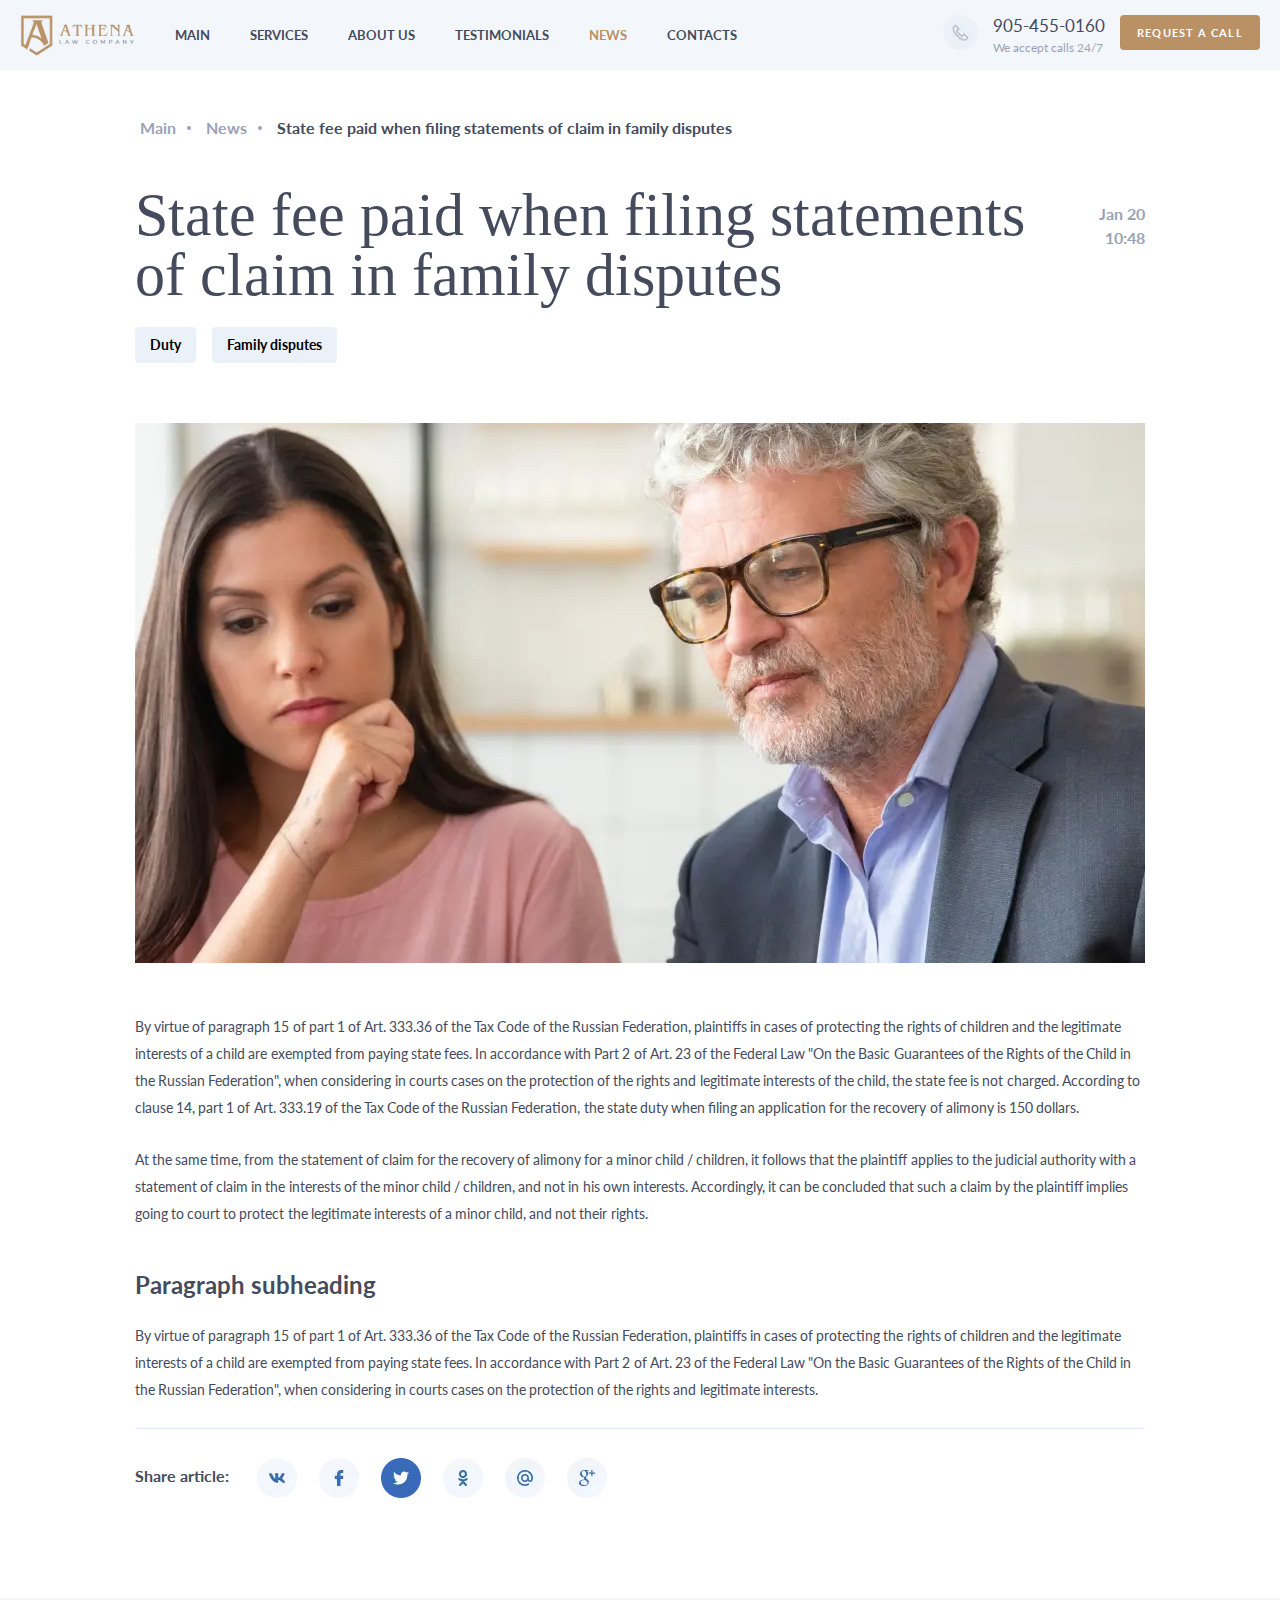
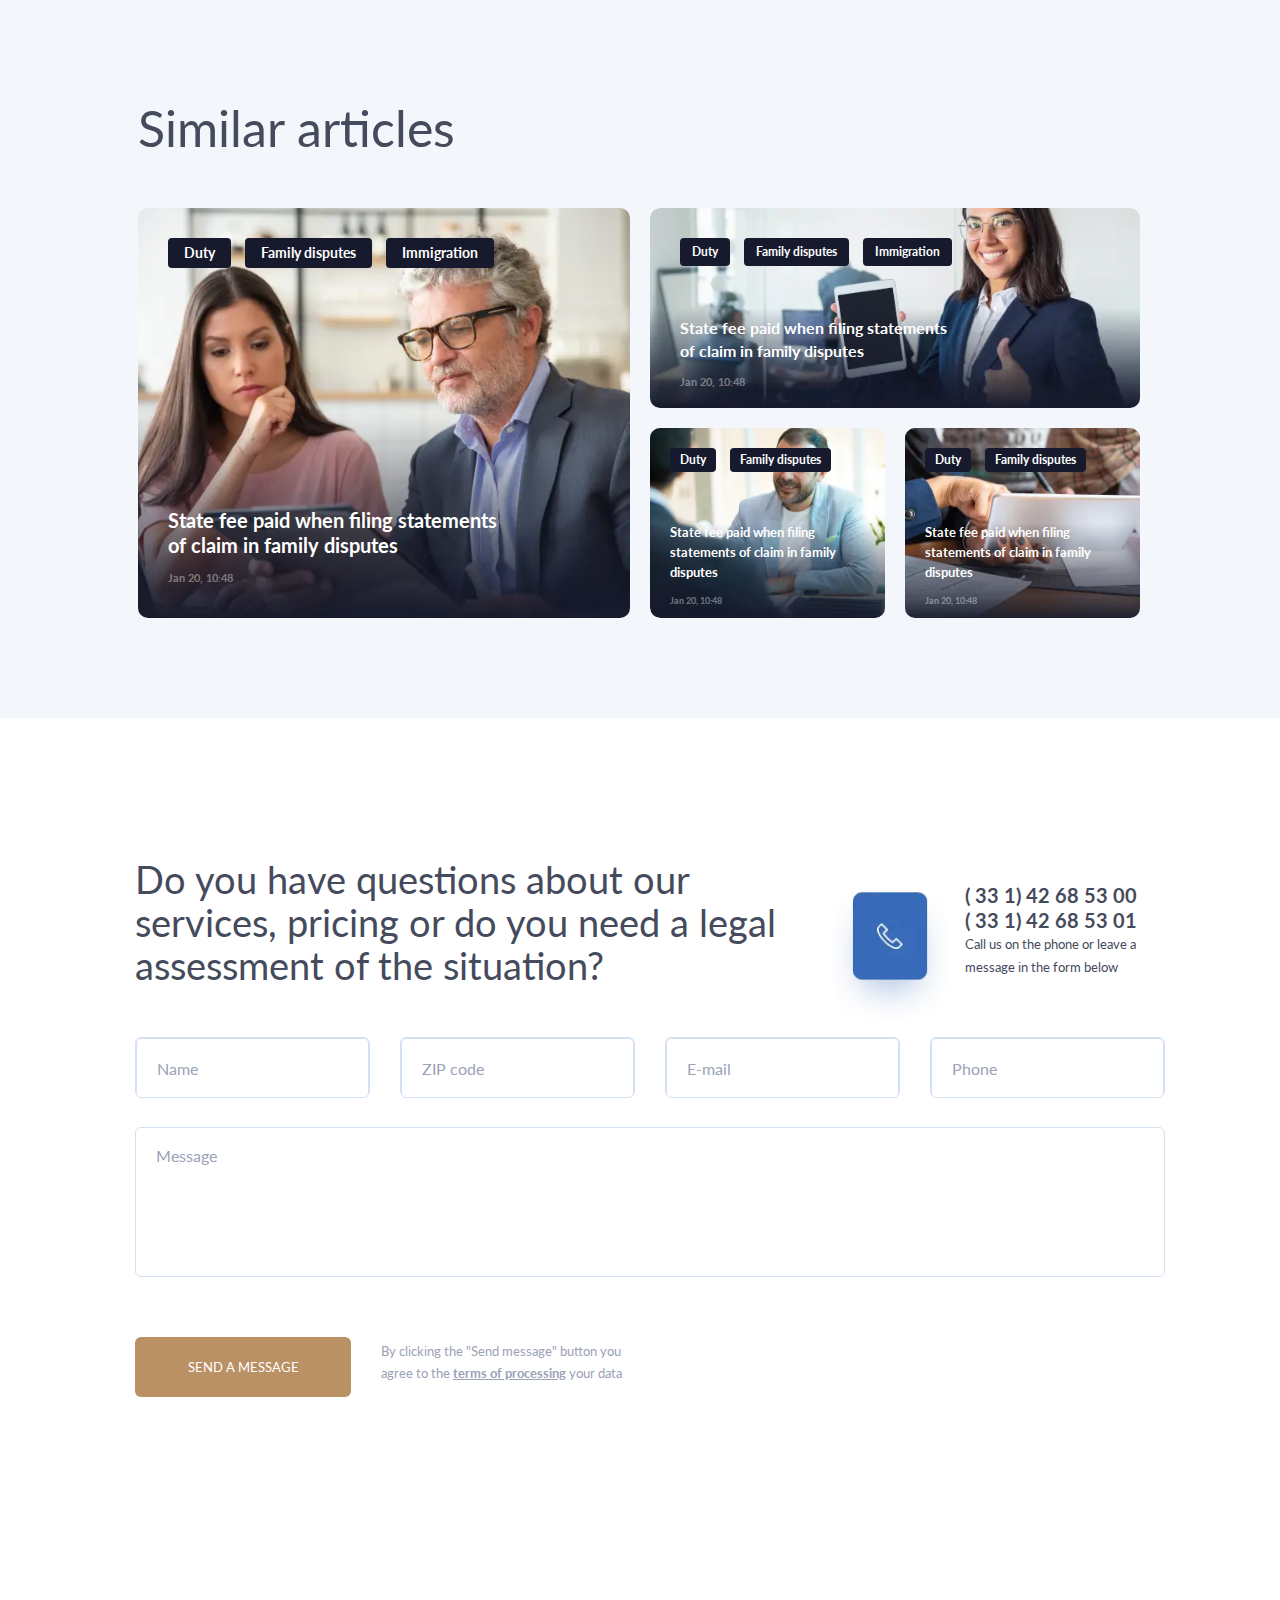
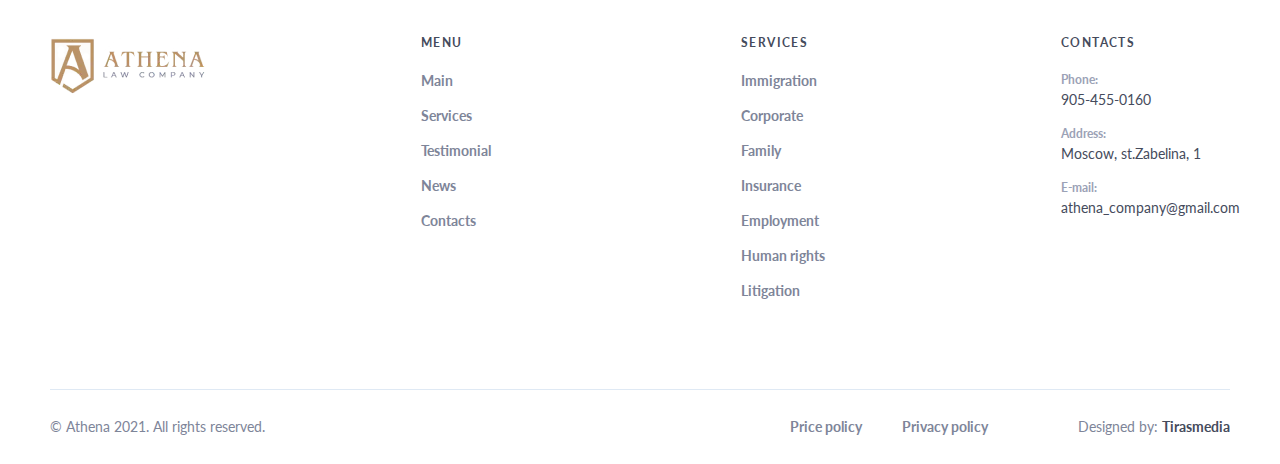
<file: article.html>
<!DOCTYPE html><html lang="en"> <head>	<title>Главная</title>	<meta charset="UTF-8">	<meta name="format-detection" content="telephone=no">	<link rel="stylesheet" href="css/style.min.css">	<meta name="viewport" content="width=device-width, initial-scale=1.0"></head><body>	<div class="wrapper">		<header class="header header_c" id="header">	<div class="header__content _container">	<a href="#" class="header__column header__column_logo">		<picture><source srcset="img/Logo.webp" type="image/webp"><img src="img/Logo.png" alt=""></picture>	</a>		<nav class="header__menu menu">			<div class="menu__icon icon-menu">				<span></span>				<span></span>				<span></span>			</div>			<div class="menu__body">				<ul class="menu__list">					<li><a href="index.html" class="menu__link">Main</a></li>					<li>						<a href="#" class="menu__link">Services</a>						<span class="menu__arrow"></span>						<ul class="menu__sub-list">							<li><a href="#" class="menu__sub-link menu__sub-link_hv">Immigration</a></li>							<li><a href="service.html" class="menu__sub-link">Corporate</a></li>							<li><a href="services.html" class="menu__sub-link">Family</a></li>							<li><a href="#" class="menu__sub-link">Insurance</a></li>							<li><a href="#" class="menu__sub-link">Employment</a></li>							<li><a href="#" class="menu__sub-link">Human rights</a></li>							<li><a href="#" class="menu__sub-link menu__sub-link_af">Litigation</a></li>						</ul>					</li>					<li><a href="about.html" class="menu__link">About us</a></li>					<li><a href="testimonials.html" class="menu__link">Testimonials</a></li>					<li><a href="news.html" class="menu__link _active">News</a></li>					<li><a href="contacts.html" class="menu__link">Contacts</a></li>				</ul>			</div>		</nav>		<div class="header__column">			<div class="header__phone">				<div class="header__icon">					<a href="tel:9054550160"><picture><source srcset="img/header/phone.webp" type="image/webp"><img src="img/header/phone.png" alt=""></picture></a>				</div>				<div class="header__phone-row" data-da="menu__body,7,766">					<a href="tel:9054550160">905-455-0160</a>					<span>We accept calls 24/7</span>				</div>			</div>			<a class="header__btn btn btn_h _popup-link" href="#popup-entry" data-da="menu__body,6,766">request a call</a>		</div>	</div></header>		<main class="page">			<section class="article">				<div class="article__content _container">					<nav class="breadcrumbs _container">						<ol class="breadcrumbs__list breadcrumbs__list_2" itemscope itemtype="https://schema.org/BreadcrumbList">							<li itemprop="itemListElement" itemscope ⦁ itemtype="https://schema.org/ListItem">								<a itemprop="item" href="https://example.com/dresses">									<span class="breadcrumbs__link breadcrumbs__link_2" itemprop="name">Main</span></a>								<meta itemprop="position" content="1" />							</li>							<li itemprop="itemListElement" itemscope ⦁ itemtype="https://schema.org/ListItem">								<a itemprop="item" href="https://example.com/dresses">									<span class="breadcrumbs__link breadcrumbs__link_2" itemprop="name">News</span></a>								<meta itemprop="position" content="1" />							</li>							<li itemprop="itemListElement" itemscope ⦁ itemtype="https://schema.org/ListItem">								<a itemprop="item" href="https://example.com/dresses/real">									<span class="breadcrumbs__item breadcrumbs__item_2" itemprop="name">State fee paid when filing										statements of claim in family disputes</span></a>								<meta itemprop="position" content="2" />							</li>						</ol>					</nav>					<div class="article__header">						<h1 class="article__title title">State fee paid when filing statements <br>							of claim in family disputes</h1>							<time class="article__date" datetime="2012-01-20T10:48">								Jan 20								10:48							</time>					</div>					<div class="article__filter filter">						<div class="filter__column filter__column_fc">							<div class="filter__item filter__item_ne"><a href="#">Duty</a></div>							<div class="filter__item filter__item_ne"><a href="#">Family disputes</a></div>						</div>					</div>					<div class="article__image">						<div class="article__ibg _ibg">							<picture><source srcset="img/news/bg.webp" type="image/webp"><img src="img/news/bg.jpg" alt=""></picture>						</div>					</div>					<div class="article__text text text_abb">						<p>							By virtue of paragraph 15 of part 1 of Art. 333.36 of the Tax Code of the Russian Federation, plaintiffs							in cases of							protecting the rights of children and the legitimate interests of a child are exempted from paying state							fees. In							accordance with Part 2 of Art. 23 of the Federal Law "On the Basic Guarantees of the Rights of the Child							in the Russian							Federation", when considering in courts cases on the protection of the rights and legitimate interests of							the child, the							state fee is not charged. According to clause 14, part 1 of Art. 333.19 of the Tax Code of the Russian							Federation, the							state duty when filing an application for the recovery of alimony is 150 dollars.						</p>						<p>							At the same time, from the statement of claim for the recovery of alimony for a minor child / children, it							follows that							the plaintiff applies to the judicial authority with a statement of claim in the interests of the minor							child /							children, and not in his own interests. Accordingly, it can be concluded that such a claim by the							plaintiff implies							going to court to protect the legitimate interests of a minor child, and not their rights.						</p>					</div>					<h3 class="article__subtitle">Paragraph subheading</h3>					<div class="article__text text text_abb">						<p>							By virtue of paragraph 15 of part 1 of Art. 333.36 of the Tax Code of the Russian Federation, plaintiffs							in cases of							protecting the rights of children and the legitimate interests of a child are exempted from paying state							fees. In							accordance with Part 2 of Art. 23 of the Federal Law "On the Basic Guarantees of the Rights of the Child							in the Russian							Federation", when considering in courts cases on the protection of the rights and legitimate interests.						</p>					</div>					<div class="article__socials">						<p class="article__share">							Share article:						</p>						<div class="article__social">							<picture><source srcset="img/social/01.webp" type="image/webp"><img src="img/social/01.png" alt=""></picture>							<picture><source srcset="img/social/02.webp" type="image/webp"><img src="img/social/02.png" alt=""></picture>							<picture><source srcset="img/social/03.webp" type="image/webp"><img src="img/social/03.png" alt=""></picture>							<picture><source srcset="img/social/04.webp" type="image/webp"><img src="img/social/04.png" alt=""></picture>							<picture><source srcset="img/social/05.webp" type="image/webp"><img src="img/social/05.png" alt=""></picture>							<picture><source srcset="img/social/06.webp" type="image/webp"><img src="img/social/06.png" alt=""></picture>						</div>					</div>				</div>			</section>			<section class="news news_p">				<div class="news__bg"></div>				<div class="news__content _container">					<h2 class="news__title-art">Similar articles</h2>					<div class="news__portfolio portfolio">						<div class="portfolio__column portfolio__column_1">							<a href="#" class="portfolio__ibg _ibg">								<picture><source srcset="img/news/01.webp" type="image/webp"><img src="img/news/01.png" alt=""></picture>							</a>							<div class="portfolio__row">								<a href="#" class="portfolio__link portfolio__link_big">Duty</a>								<a href="#" class="portfolio__link portfolio__link_big">Family disputes</a>								<a href="#" class="portfolio__link portfolio__link_big">Immigration</a>							</div>							<div class="portfolio__description portfolio__description_big">								<h3 class="portfolio__title portfolio__title_big">State fee paid when filing statements									of claim in family disputes</h3>								<time class="portfolio__date" datetime="2012-01-20T10:48">Jan 20, 10:48</time>							</div>						</div>						<div class="portfolio__column portfolio__column_2">							<div class="portfolio__items portfolio__items_1">								<a href="#" class="portfolio__ibg _ibg">									<picture><source srcset="img/news/02.webp" type="image/webp"><img src="img/news/02.png" alt=""></picture>								</a>								<div class="portfolio__row">									<a href="#" class="portfolio__link portfolio__link_middle">Duty</a>									<a href="#" class="portfolio__link portfolio__link_middle">Family disputes</a>									<a href="#" class="portfolio__link portfolio__link_middle">Immigration</a>								</div>								<div class="portfolio__description portfolio__description_middle">									<h3 class="portfolio__title portfolio__title_middle">State fee paid when filing statements										of claim in family disputes</h3>									<time class="portfolio__date" datetime="2012-01-20T10:48">Jan 20, 10:48</time>								</div>							</div>							<div class="portfolio__items portfolio__items_2">								<div class="portfolio__item portfolio__item_1">									<a href="#" class="portfolio__ibg _ibg">										<picture><source srcset="img/news/03.webp" type="image/webp"><img src="img/news/03.png" alt=""></picture>									</a>									<div class="portfolio__row">										<a href="#" class="portfolio__link portfolio__link_small">Duty</a>										<a href="#" class="portfolio__link portfolio__link_small">Family disputes</a>									</div>									<div class="portfolio__description portfolio__description_small">										<h3 class="portfolio__title portfolio__title_small">State fee paid when filing statements											of claim in family disputes</h3>										<time class="portfolio__date portfolio__date_small" datetime="2012-01-20T10:48">Jan 20, 10:48</time>									</div>								</div>								<div class="portfolio__item portfolio__item_2">									<a href="#" class="portfolio__ibg _ibg">										<picture><source srcset="img/news/04.webp" type="image/webp"><img src="img/news/04.png" alt=""></picture>									</a>									<div class="portfolio__row">										<a href="#" class="portfolio__link portfolio__link_small">Duty</a>										<a href="#" class="portfolio__link portfolio__link_small">Family disputes</a>									</div>									<div class="portfolio__description portfolio__description_small">										<h3 class="portfolio__title portfolio__title_small">State fee paid when filing statements											of claim in family disputes</h3>										<time class="portfolio__date portfolio__date_small" datetime="2012-01-20T10:48">Jan 20, 10:48</time>									</div>								</div>							</div>						</div>					</div>				</div>			</section>			<section class="form form_w">				<div class="form__content _container">					<div class="form__header">						<h2 class="form__title form__title_ab">Do you have questions about our							services, pricing or do you need a legal							assessment of the situation?</h2>						<div class="form__namber">							<a href="#" class="form__image">								<picture><source srcset="img/contacts/04.webp" type="image/webp"><img src="img/contacts/04.png" alt=""></picture>							</a>							<div class="form__contact">								<a href="#" class="form__link">									<!-- 905-455-0160 -->									<span itemprop="telephone">( 33 1) 42 68 53 00 </span>									<span itemprop="faxNumber">( 33 1) 42 68 53 01 </span>									<h3 class="form__name">Call us on the phone or leave										a message in the form below</h3>								</a>							</div>						</div>					</div>					<form action="#" id="form" class="form__body" data-message='Данные успешно отправлены'>						<div class="form__column">							<div class="form__items">								<div class="form__item">									<input id="formName" type="text" class="form__input input _text _req" data-value="Name">								</div>								<div class="form__item">									<input id="formDigital" type="text" class="form__input input _digital _req" data-value="ZIP code">								</div>							</div>							<div class="form__items">								<div class="form__item">									<input id="formEmail" type="email" class="form__input input  _email _req" placeholder="E-mail">								</div>								<div class="form__item">									<input id="formPhone" type="tel" class="form__input input  _phone _req" data-value="Phone">								</div>							</div>						</div>						<div class="form__column">							<textarea name="message" id="formMessage" class="form__input input" data-value="Message"></textarea>						</div>						<div class="form__column form__column_b">							<button type="submit" class="form__btn btn" id="btn">send a message</button>							<p class="form__text">By clicking the "Send message" button you								agree to the <span>terms of processing</span> your data</p>						</div>					</form>				</div>			</section>		</main>		<footer class="footer">	<div class="footer__content _container">		<div class="footer__row">			<div class="footer__column footer__column_logo">				<picture><source srcset="img/Logo.webp" type="image/webp"><img src="img/Logo.png" alt=""></picture>			</div>			<div class="footer__column footer__column__content">				<div class="footer__row-list"><div class="footer__list">	<h3 class="footer__title">Menu</h3>	<ul>		<li class="footer__link"><a href="#">Main</a></li>		<li class="footer__link"><a href="#">Services</a></li>		<li class="footer__link"><a href="#">Testimonial</a></li>		<li class="footer__link"><a href="#">News</a></li>		<li class="footer__link"><a href="#">Contacts</a></li>	</ul></div><div class="footer__list">	<h3 class="footer__title">Services</h3>	<ul>		<li class="footer__link"><a href="#">Immigration</a></li>		<li class="footer__link"><a href="#">Corporate</a></li>		<li class="footer__link"><a href="#">Family</a></li>		<li class="footer__link"><a href="#">Insurance</a></li>		<li class="footer__link"><a href="#">Employment</a></li>		<li class="footer__link"><a href="#">Human rights</a></li>		<li class="footer__link"><a href="#">Litigation</a></li>	</ul></div>				</div>				<div class="footer__list">					<h3 class="footer__title">Contacts</h3>					<div class="footer__contact">						<h4 class="footer__label">Phone:</h4>						<a class="footer__links" href="tel:9054550160">905-455-0160</a>					</div>					<div class="footer__contact">						<h4 class="footer__label">Address:</h4>						<a class="footer__links"							href="https://www.google.com.ua/maps/place/ул.+Забелина,+1,+Москва,+Россия,+101000/@55.7545932,37.6376209,20.17z/data=!4m5!3m4!1s0x46b54af5e149b8f9:0xe080d2b02e60f1f5!8m2!3d55.7546981!4d37.6377098?hl=ru">Moscow,							st.Zabelina, 1</a>					</div>					<div class="footer__contact">						<h4 class="footer__label">E-mail:</h4>						<a class="footer__links" href="mailto:athena_company@gmail.com">athena_company@gmail.com</a>					</div>				</div>			</div>		</div>		<div class="footer__footer">			<a href="#">© Athena 2021. All rights reserved.</a>			<div class="footer__footer-row">					<a href="#">Price policy</a>					<a href="#">Privacy policy</a>				<p>Designed by: <span>Tirasmedia</span></p>			</div>		</div>	</div></footer>	</div>	<div class="popup popup-entry" id="popup-entry">	<div class="popup__content">		<div class="popup__body">			<div class="popup__close"></div>			<div class="popup__form form-consultation">				<h2 class="form-consultation__title">Leave your <br> contacts					for a <br> free consultation</h2>				<form action="#" class="form-consultation__body" data-message='Данные успешно отправлены'>					<div class="form-consultation__column">						<div class="form-consultation__items">							<div class="form-consultation__item">								<input type="text" class="form-consultation__input input input_consultation _text _req" data-value="Name">							</div>							<div class="form-consultation__item">								<input type="tel" class="form-consultation__input input input_consultation _phone _req" data-value="Phone">							</div>						</div>						<div class="form-consultation__items">							<div class="form-consultation__item">								<input type="email" class="form-consultation__input input input_consultation _email _req" placeholder="E-mail">							</div>							<button type="submit" class="form-consultation__btn btn btn_consultation">								Get a consultation								<picture><source srcset="img/icons/arrow-right.webp" type="image/webp"><img src="img/icons/arrow-right.png" alt=""></picture>							</button>						</div>					</div>					<div class="form-consultation__column form-consultation__column_b">						<p class="form-consultation__text">By clicking the «Get a consultation» button you agree to the <a href="#">terms of								processing</a> your data</p>					</div>				</form>			</div>		</div>	</div></div><div class="popup popup-login" id="popup-login">	<div class="popup__content">		<div class="popup__body">			<div class="popup__close"></div>			<div class="popup__form-login"></div>		</div>	</div></div><!-- <div class="popup popup_video">	<div class="popup__content">		<div class="popup__body">			<div class="popup__close popup__close_video"></div>			<div class="popup__video _video"></div>		</div>	</div></div> -->	<script src="js/vendors.min.js"></script><script src="js/app.min.js"></script></body></html>
</file>
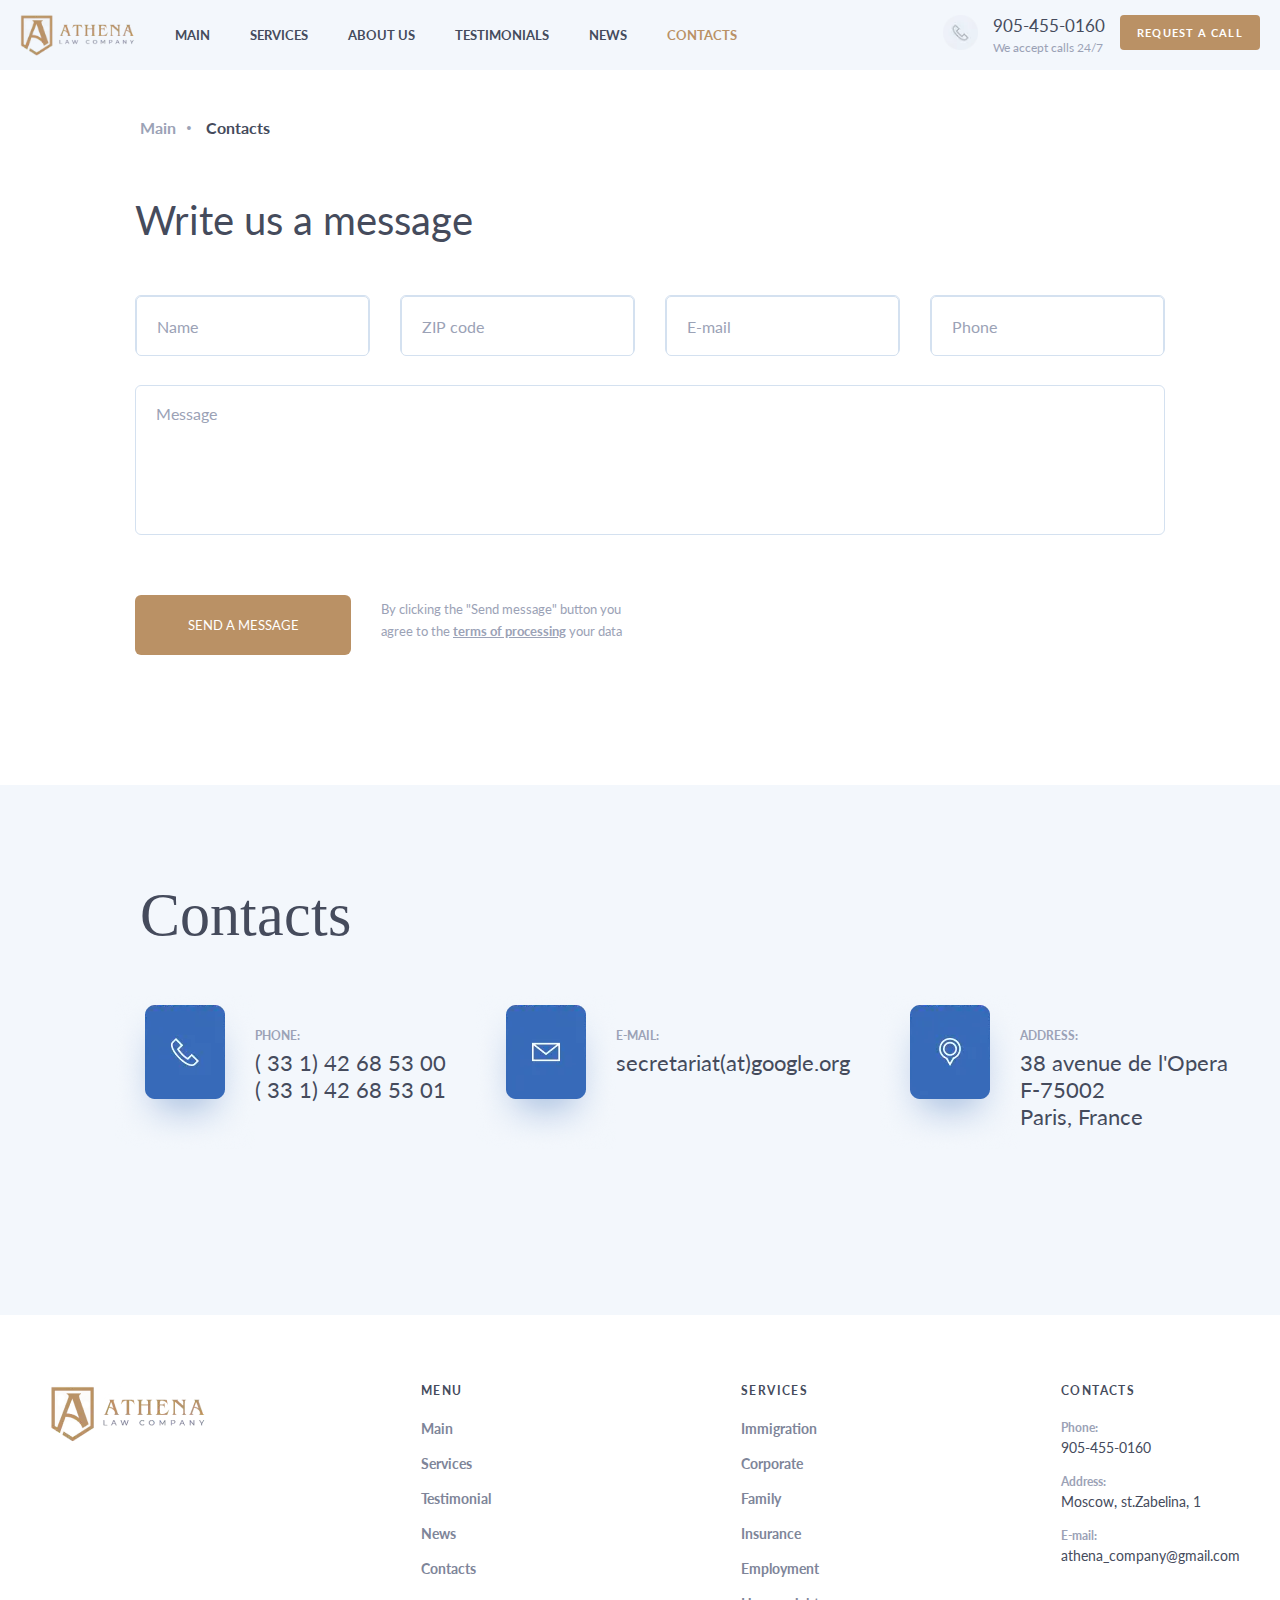
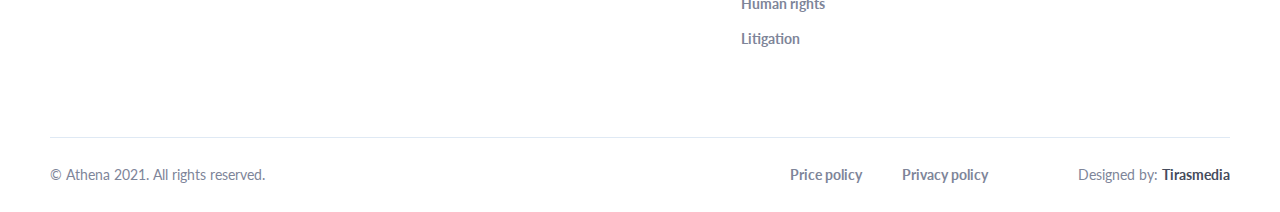
<file: contacts.html>
<!DOCTYPE html><html lang="en"> <head>	<title>Главная</title>	<meta charset="UTF-8">	<meta name="format-detection" content="telephone=no">	<link rel="stylesheet" href="css/style.min.css">	<meta name="viewport" content="width=device-width, initial-scale=1.0"></head><body>	<div class="wrapper">		<header class="header header_c" id="header">	<div class="header__content _container">	<a href="#" class="header__column header__column_logo">		<picture><source srcset="img/Logo.webp" type="image/webp"><img src="img/Logo.png" alt=""></picture>	</a>		<nav class="header__menu menu">			<div class="menu__icon icon-menu">				<span></span>				<span></span>				<span></span>			</div>			<div class="menu__body">				<ul class="menu__list">					<li><a href="index.html" class="menu__link">Main</a></li>					<li>						<a href="#" class="menu__link">Services</a>						<span class="menu__arrow"></span>						<ul class="menu__sub-list">							<li><a href="#" class="menu__sub-link menu__sub-link_hv">Immigration</a></li>							<li><a href="service.html" class="menu__sub-link">Corporate</a></li>							<li><a href="services.html" class="menu__sub-link">Family</a></li>							<li><a href="#" class="menu__sub-link">Insurance</a></li>							<li><a href="#" class="menu__sub-link">Employment</a></li>							<li><a href="#" class="menu__sub-link">Human rights</a></li>							<li><a href="#" class="menu__sub-link menu__sub-link_af">Litigation</a></li>						</ul>					</li>					<li><a href="about.html" class="menu__link">About us</a></li>					<li><a href="testimonials.html" class="menu__link">Testimonials</a></li>					<li><a href="news.html" class="menu__link">News</a></li>					<li><a href="contacts.html" class="menu__link _active">Contacts</a></li>				</ul>			</div>		</nav>		<div class="header__column">			<div class="header__phone">				<div class="header__icon">					<a href="tel:9054550160"><picture><source srcset="img/header/phone.webp" type="image/webp"><img src="img/header/phone.png" alt=""></picture></a>				</div>				<div class="header__phone-row" data-da="menu__body,7,766">					<a href="tel:9054550160">905-455-0160</a>					<span>We accept calls 24/7</span>				</div>			</div>			<a class="header__btn btn btn_h _popup-link" href="#popup-entry" data-da="menu__body,6,766">request a call</a>		</div>	</div></header>		<main class="page">			<nav class="breadcrumbs breadcrumbs_w _container">				<ol class="breadcrumbs__list breadcrumbs__list_2" itemscope itemtype="https://schema.org/BreadcrumbList">					<li itemprop="itemListElement" itemscope ⦁ itemtype="https://schema.org/ListItem">						<a itemprop="item" href="https://example.com/dresses">							<span class="breadcrumbs__link breadcrumbs__link_2" itemprop="name">Main</span></a>						<meta itemprop="position" content="1" />					</li>					<li itemprop="itemListElement" itemscope ⦁ itemtype="https://schema.org/ListItem">						<a itemprop="item" href="https://example.com/dresses/real">							<span class="breadcrumbs__item breadcrumbs__item_2" itemprop="name">Contacts</span></a>						<meta itemprop="position" content="2" />					</li>				</ol>			</nav>			<section class="form form_w form_p">				<div class="form__content _container">					<h2 class="form__title">Write us a message</h2>					<form action="#" id="form" class="form__body" data-message='Данные успешно отправлены'>						<div class="form__column">							<div class="form__items">								<div class="form__item">									<input id="formName" type="text" class="form__input input _text _req" data-value="Name">								</div>								<div class="form__item">									<input id="formDigital" type="text" class="form__input input _digital _req" data-value="ZIP code">								</div>							</div>							<div class="form__items">								<div class="form__item">									<input id="formEmail" type="email" class="form__input input  _email _req" placeholder="E-mail">								</div>								<div class="form__item">									<input id="formPhone" type="tel" class="form__input input  _phone _req" data-value="Phone">								</div>							</div>						</div>						<div class="form__column">							<textarea name="message" id="formMessage" class="form__input input" data-value="Message"></textarea>						</div>						<div class="form__column form__column_b">							<button type="submit" class="form__btn btn" id="btn">send a message</button>							<p class="form__text">By clicking the "Send message" button you								agree to the <span>terms of processing</span> your data</p>						</div>					</form>				</div>			</section>			<section class="contact contact_c">				<div class="contact__content _container">					<h1 class="contact__title title ">Contacts</h1>					<div class="contact__row" itemscope itemtype="	">						<div class="contact__column contact__column_phone">							<a href="#" class="contact__image">								<picture><source srcset="img/contacts/04.webp" type="image/webp"><img src="img/contacts/04.png" alt=""></picture>							</a>							<div class="contact__contact">								<h3 class="contact__name">Phone:</h3>								<a href="#" class="contact__link">									<!-- 905-455-0160 -->									<span itemprop="telephone">( 33 1) 42 68 53 00 </span>									<span itemprop="faxNumber">( 33 1) 42 68 53 01 </span>								</a>							</div>						</div>						<div class="contact__column contact__column_email">							<a href="#" class="contact__image">								<picture><source srcset="img/contacts/06.webp" type="image/webp"><img src="img/contacts/06.png" alt=""></picture>							</a>							<div class="contact__contact">								<h3 class="contact__name">E-mail:</h3>								<a href="" class="contact__link">									<!-- athena_company@gmail.com -->									<span itemprop="email">secretariat(at)google.org</span>								</a>							</div>						</div>						<div class="contact__column contact__column_addres">							<a href="#" class="contact__image">								<picture><source srcset="img/contacts/05.webp" type="image/webp"><img src="img/contacts/05.png" alt=""></picture>							</a>							<div class="contact__contact">								<h3 class="contact__name">Address:</h3>								<a href="" class="contact__link">									<!-- Moscow, st.Zabelina, 1 -->									<span itemprop="streetAddress">38 avenue de l'Opera</span>									<span itemprop="postalCode">F-75002</span>									<span itemprop="addressLocality">Paris, France</span>								</a>							</div>						</div>					</div>					<!-- <div itemscope itemtype="	">						<span itemprop="name">Google.org (GOOG)</span>												 Contact Details:						 <div itemprop="address" itemscope itemtype="https://schema.org/PostalAddress">							 Main address:							 <span itemprop="streetAddress">38 avenue de l'Opera</span>							 <span itemprop="postalCode">F-75002</span>							 <span itemprop="addressLocality">Paris, France</span>							 							 </div>						 Tel:<span itemprop="telephone">( 33 1) 42 68 53 00 </span>						Fax:<span itemprop="faxNumber">( 33 1) 42 68 53 01 </span>						 E-mail: <span itemprop="email">secretariat(at)google.org</span>												 Members:						 - National Scientific Members in 100 countries and territories: Country1, Country2, ...						 - Scientific Union Members, 30 organizations listed in this Yearbook:						 List of Alumni:						 <span itemprop="alumni" itemscope itemtype="https://schema.org/Person">							 <span itemprop="name">Jack Dan</span>							 </span>,						 <span itemprop="alumni" itemscope itemtype="https://schema.org/Person">							<span itemprop="name">John Smith</span>							 </span>,												History:						</div> -->				</div>			</section>		</main>		<footer class="footer">	<div class="footer__content _container">		<div class="footer__row">			<div class="footer__column footer__column_logo">				<picture><source srcset="img/Logo.webp" type="image/webp"><img src="img/Logo.png" alt=""></picture>			</div>			<div class="footer__column footer__column__content">				<div class="footer__row-list"><div class="footer__list">	<h3 class="footer__title">Menu</h3>	<ul>		<li class="footer__link"><a href="#">Main</a></li>		<li class="footer__link"><a href="#">Services</a></li>		<li class="footer__link"><a href="#">Testimonial</a></li>		<li class="footer__link"><a href="#">News</a></li>		<li class="footer__link"><a href="#">Contacts</a></li>	</ul></div><div class="footer__list">	<h3 class="footer__title">Services</h3>	<ul>		<li class="footer__link"><a href="#">Immigration</a></li>		<li class="footer__link"><a href="#">Corporate</a></li>		<li class="footer__link"><a href="#">Family</a></li>		<li class="footer__link"><a href="#">Insurance</a></li>		<li class="footer__link"><a href="#">Employment</a></li>		<li class="footer__link"><a href="#">Human rights</a></li>		<li class="footer__link"><a href="#">Litigation</a></li>	</ul></div>				</div>				<div class="footer__list">					<h3 class="footer__title">Contacts</h3>					<div class="footer__contact">						<h4 class="footer__label">Phone:</h4>						<a class="footer__links" href="tel:9054550160">905-455-0160</a>					</div>					<div class="footer__contact">						<h4 class="footer__label">Address:</h4>						<a class="footer__links"							href="https://www.google.com.ua/maps/place/ул.+Забелина,+1,+Москва,+Россия,+101000/@55.7545932,37.6376209,20.17z/data=!4m5!3m4!1s0x46b54af5e149b8f9:0xe080d2b02e60f1f5!8m2!3d55.7546981!4d37.6377098?hl=ru">Moscow,							st.Zabelina, 1</a>					</div>					<div class="footer__contact">						<h4 class="footer__label">E-mail:</h4>						<a class="footer__links" href="mailto:athena_company@gmail.com">athena_company@gmail.com</a>					</div>				</div>			</div>		</div>		<div class="footer__footer">			<a href="#">© Athena 2021. All rights reserved.</a>			<div class="footer__footer-row">					<a href="#">Price policy</a>					<a href="#">Privacy policy</a>				<p>Designed by: <span>Tirasmedia</span></p>			</div>		</div>	</div></footer>	</div>	<div class="popup popup-entry" id="popup-entry">	<div class="popup__content">		<div class="popup__body">			<div class="popup__close"></div>			<div class="popup__form form-consultation">				<h2 class="form-consultation__title">Leave your <br> contacts					for a <br> free consultation</h2>				<form action="#" class="form-consultation__body" data-message='Данные успешно отправлены'>					<div class="form-consultation__column">						<div class="form-consultation__items">							<div class="form-consultation__item">								<input type="text" class="form-consultation__input input input_consultation _text _req" data-value="Name">							</div>							<div class="form-consultation__item">								<input type="tel" class="form-consultation__input input input_consultation _phone _req" data-value="Phone">							</div>						</div>						<div class="form-consultation__items">							<div class="form-consultation__item">								<input type="email" class="form-consultation__input input input_consultation _email _req" placeholder="E-mail">							</div>							<button type="submit" class="form-consultation__btn btn btn_consultation">								Get a consultation								<picture><source srcset="img/icons/arrow-right.webp" type="image/webp"><img src="img/icons/arrow-right.png" alt=""></picture>							</button>						</div>					</div>					<div class="form-consultation__column form-consultation__column_b">						<p class="form-consultation__text">By clicking the «Get a consultation» button you agree to the <a href="#">terms of								processing</a> your data</p>					</div>				</form>			</div>		</div>	</div></div><div class="popup popup-login" id="popup-login">	<div class="popup__content">		<div class="popup__body">			<div class="popup__close"></div>			<div class="popup__form-login"></div>		</div>	</div></div><!-- <div class="popup popup_video">	<div class="popup__content">		<div class="popup__body">			<div class="popup__close popup__close_video"></div>			<div class="popup__video _video"></div>		</div>	</div></div> -->	<script src="js/vendors.min.js"></script><script src="js/app.min.js"></script></body></html>
</file>
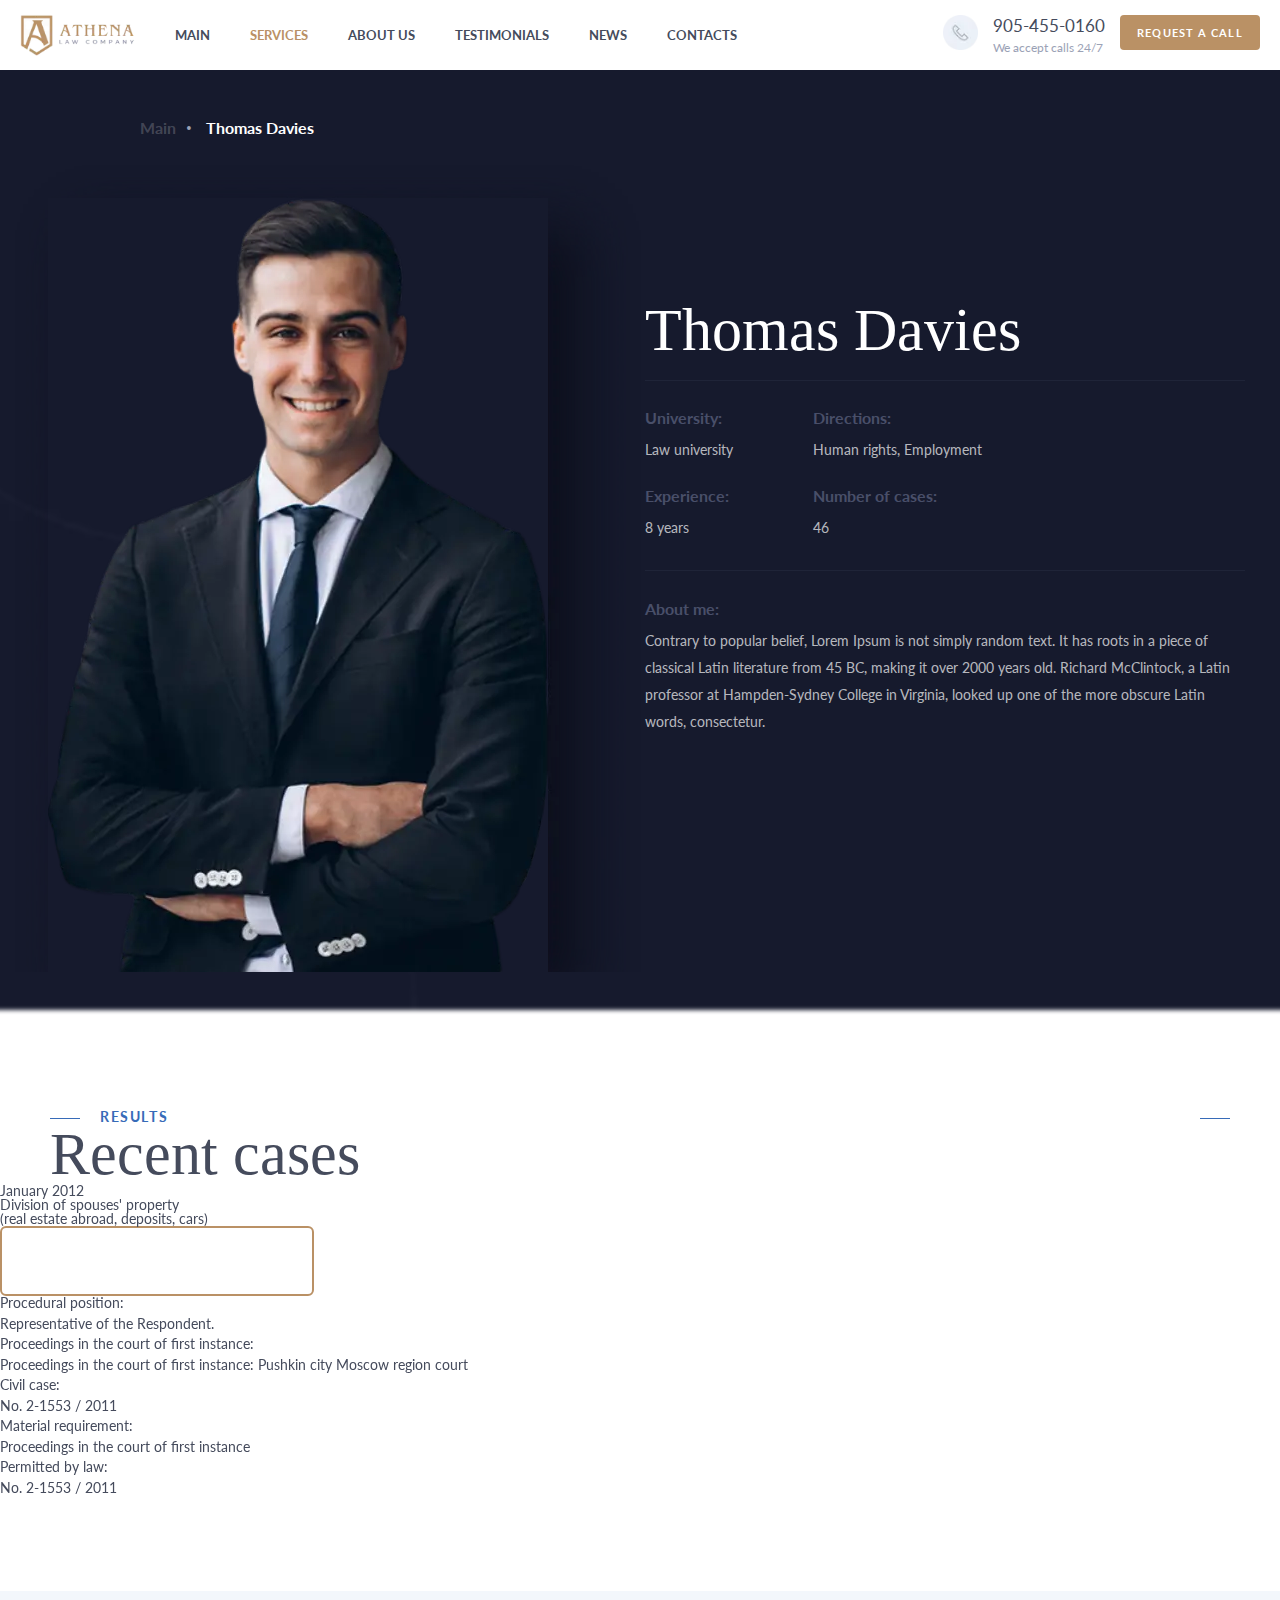
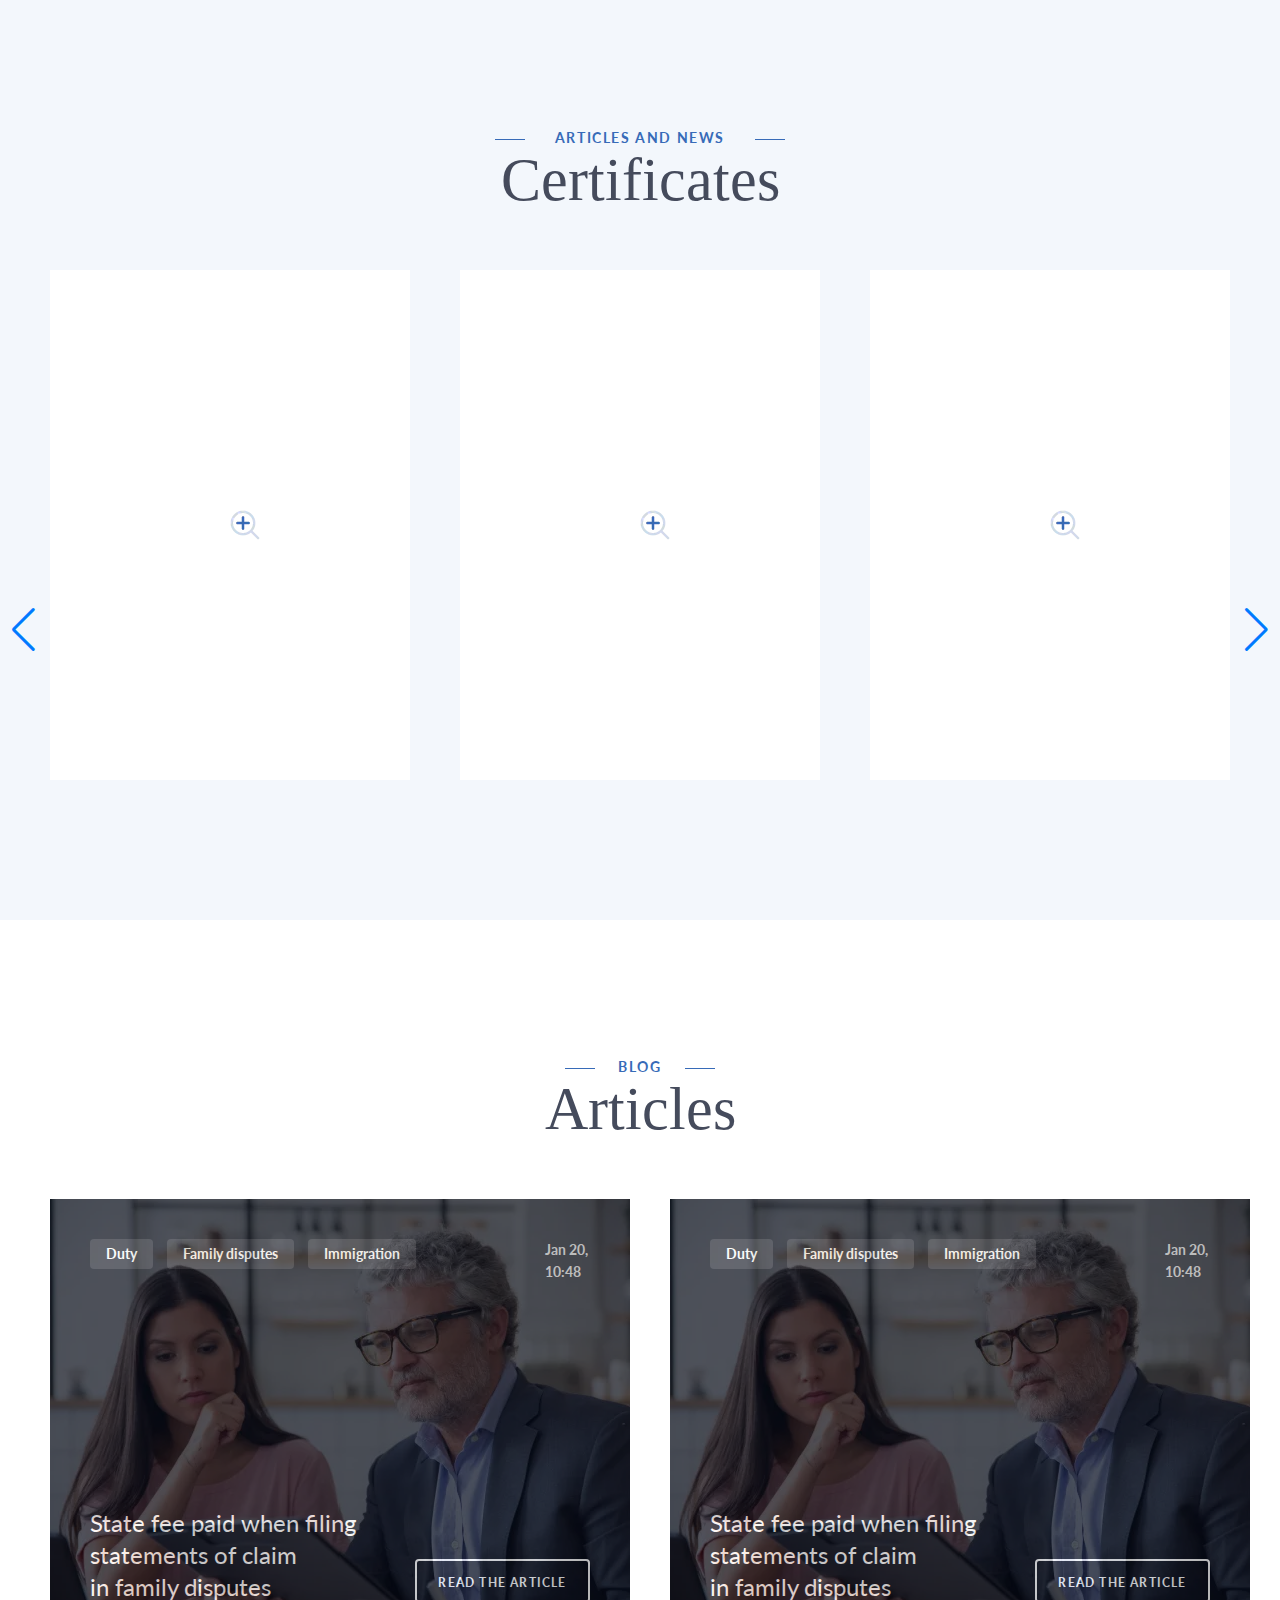
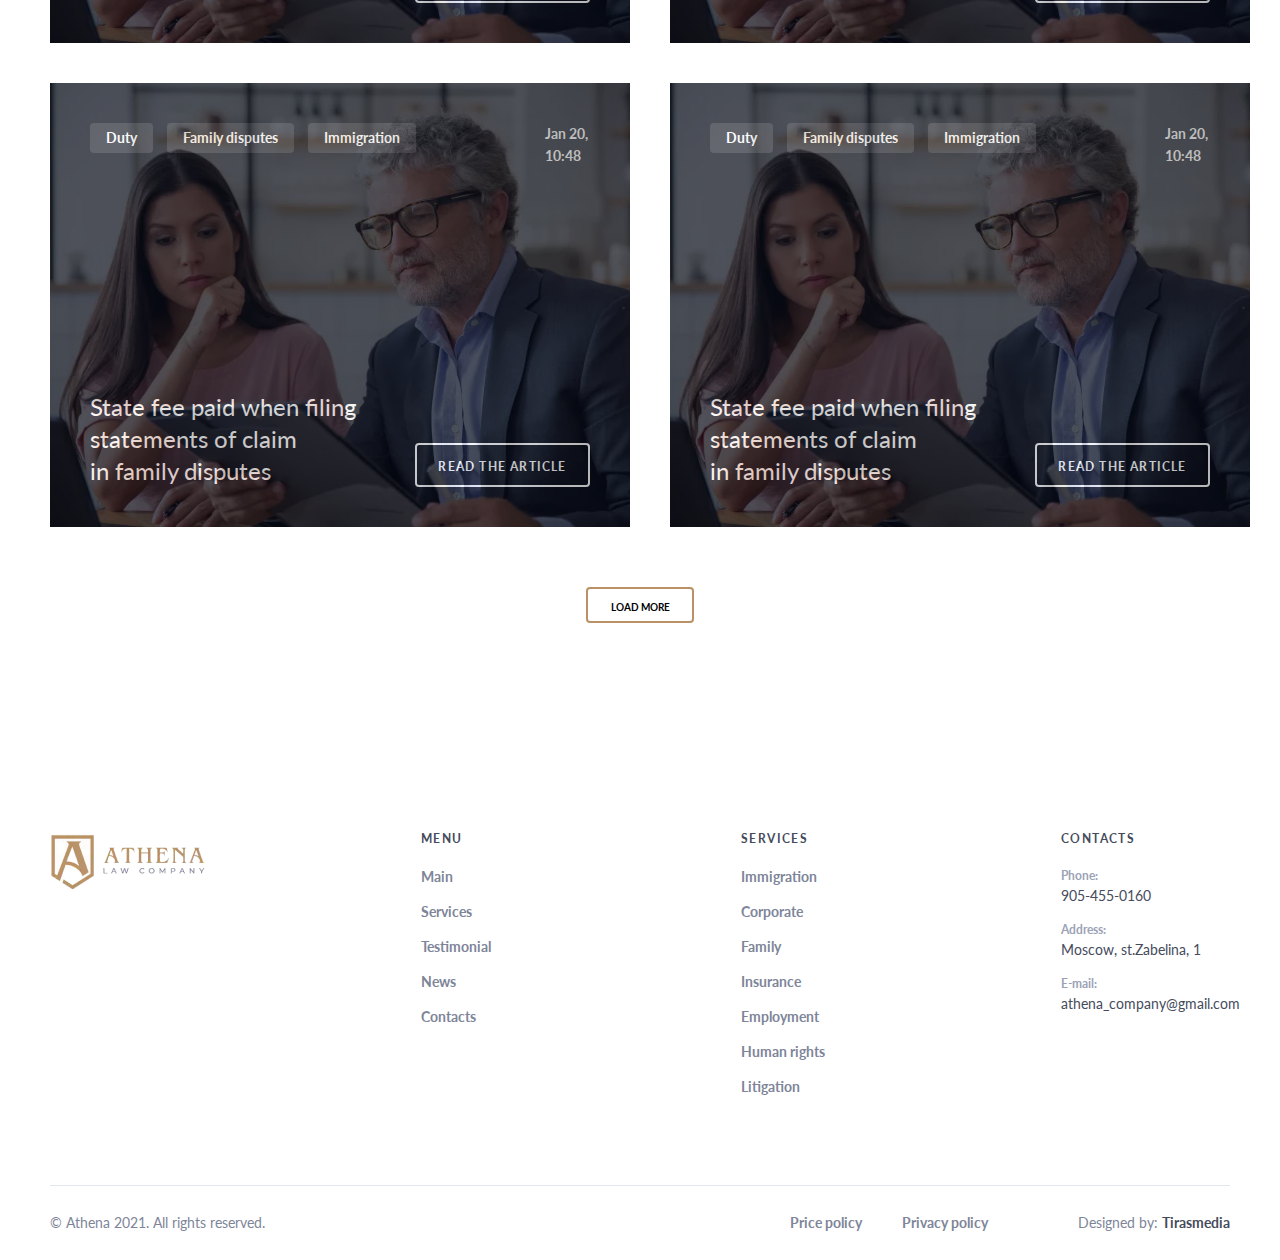
<file: lawyer.html>
<!DOCTYPE html><html lang="en"> <head>	<title>Главная</title>	<meta charset="UTF-8">	<meta name="format-detection" content="telephone=no">	<link rel="stylesheet" href="css/style.min.css">	<meta name="viewport" content="width=device-width, initial-scale=1.0"></head><body>	<div class="wrapper">		<header class="header" id="header">	<div class="header__content _container">		<a href="#" class="header__column header__column_logo">			<picture><source srcset="img/Logo.webp" type="image/webp"><img src="img/Logo.png" alt=""></picture>		</a>		<nav class="header__menu menu">			<div class="menu__icon icon-menu">				<span></span>				<span></span>				<span></span>			</div>			<div class="menu__body">				<ul class="menu__list">					<li><a href="index.html" class="menu__link">Main</a></li>					<li>						<a href="#" class="menu__link _active">Services</a>						<span class="menu__arrow"></span>						<ul class="menu__sub-list">							<li><a href="#" class="menu__sub-link menu__sub-link_hv">Immigration</a></li>							<li><a href="service.html" class="menu__sub-link">Corporate</a></li>							<li><a href="services.html" class="menu__sub-link">Family</a></li>							<li><a href="#" class="menu__sub-link">Insurance</a></li>							<li><a href="#" class="menu__sub-link">Employment</a></li>							<li><a href="#" class="menu__sub-link">Human rights</a></li>							<li><a href="#" class="menu__sub-link menu__sub-link_af">Litigation</a></li>						</ul>					</li>					<li><a href="about.html" class="menu__link">About us</a></li>					<li><a href="testimonials.html" class="menu__link">Testimonials</a></li>					<li><a href="news.html" class="menu__link">News</a></li>					<li><a href="contacts.html" class="menu__link">Contacts</a></li>				</ul>			</div>		</nav>		<div class="header__column">			<div class="header__phone">				<div class="header__icon">					<a href="tel:9054550160"><picture><source srcset="img/header/phone.webp" type="image/webp"><img src="img/header/phone.png" alt=""></picture></a>				</div>				<div class="header__phone-row" data-da="menu__body,7,766">					<a href="tel:9054550160">905-455-0160</a>					<span>We accept calls 24/7</span>				</div>			</div>			<a class="header__btn btn btn_h _popup-link" href="#popup-entry" data-da="menu__body,6,766">request a call</a>		</div>	</div></header>		<main class="page">			<section class="lawyer">				<div class="lawyer__bg">					<nav class="breadcrumbs _container">						<ol class="breadcrumbs__list" itemscope itemtype="https://schema.org/BreadcrumbList">							<li itemprop="itemListElement" itemscope ⦁ itemtype="https://schema.org/ListItem">								<a itemprop="item" href="https://example.com/dresses">									<span class="breadcrumbs__link" itemprop="name">Main</span></a>								<meta itemprop="position" content="1" />							</li>							<li itemprop="itemListElement" itemscope ⦁ itemtype="https://schema.org/ListItem">								<a itemprop="item" href="https://example.com/dresses/real">									<span class="breadcrumbs__item" itemprop="name">Thomas Davies</span></a>								<meta itemprop="position" content="2" />							</li>						</ol>					</nav>					<div class="lawyer__content _container">						<div class="lawyer__row">							<h1 class="lawyer__title title title_w">Thomas Davies</h1>							<div class="lawyer__row-text">								<div class="lawyer__items">									<div class="lawyer__item">										<h3 class="lawyer__subtitle">University:</h3>										<p class="lawyer__text text text_c">Law university</p>									</div>									<div class="lawyer__item">										<h3 class="lawyer__subtitle">Experience:</h3>										<p class="lawyer__text text text_c">8 years</p>									</div>								</div>								<div class="lawyer__items">									<div class="lawyer__item">										<h3 class="lawyer__subtitle">Directions:</h3>										<p class="lawyer__text text text_c">Human rights, Employment</p>									</div>									<div class="lawyer__item">										<h3 class="lawyer__subtitle">Number of cases:</h3>										<p class="lawyer__text text text_c">46</p>									</div>								</div>							</div>							<div class="lawyer__item">								<h3 class="lawyer__subtitle lawyer__subtitle_big">About me:</h3>								<p class="lawyer__text lawyer__text_big text text_c">Contrary to popular belief, Lorem Ipsum is not									simply random text. It has roots in a piece of classical Latin literature									from 45 BC, making it over 2000 years old. Richard McClintock, a Latin professor at Hampden-Sydney									College in Virginia,									looked up one of the more obscure Latin words, consectetur.</p>							</div>							<div class="lawyer__people"></div>						</div>					</div>				</div>			</section>			<section class="card-slider card-slider_w block">				<div class="card-slider__content">					<div class="card-slider__row">						<div class="card-slider__header card-slider__header_lay _container">							<div class="card-slider__titles">								<h3 class="card-slider__subtitle card-slider__subtitle_line subtitle subtitle_line">Results</h3>								<h2 class="card-slider__title title">Recent cases</h2>							</div>							<div class="card-slider__arrow card-slider__arrow_blue">								<div class="card-slider__arrow-prev swiper-button-prev"></div>								<div class="card-slider__arrow-next swiper-button-next"></div>							</div>						</div>						<div class="card-slider__sliders card-slider__sliders_lay card-sliders-2 swiper-container">							<div class="swiper-wrapper">								<div class="card-slider__slider card-slider__slider_lay swiper-slide">									<article class="card-slider__card slider-card  slider-card_lay">										<div class="slider-card__header">											<div class="slider-card__titles">												<time class="slider-card__date">January 2012</time>												<h4 class="slider-card__title">Division of spouses' property <br>													(real estate abroad, deposits, cars)</h4>											</div>											<a class="slider-card__btn btn btn_card" href="#">Watch the court decision</a>										</div>										<div class="slider-card__row">											<div class="slider-card__column">												<div class="slider-card__item">													<h5 class="slider-card__subtitle">Procedural position:</h5>													<p class="slider-card__text text text_abb">Representative of the Respondent.</p>												</div>												<div class="slider-card__item">													<h5 class="slider-card__subtitle">Proceedings in the court of first instance:</h5>													<p class="slider-card__text text text_abb">Proceedings in the court of first instance:														Pushkin city Moscow region court</p>												</div>											</div>											<div class="slider-card__column">												<div class="slider-card__item">													<h5 class="slider-card__subtitle">Civil case:</h5>													<p class="slider-card__text text text_abb">No. 2-1553 / 2011</p>												</div>												<div class="slider-card__item">													<h5 class="slider-card__subtitle">Material requirement:</h5>													<p class="slider-card__text text text_abb">Proceedings in the court														of first instance</p>												</div>											</div>											<div class="slider-card__column">												<div class="slider-card__item">													<h5 class="slider-card__subtitle">Permitted by law:</h5>													<p class="slider-card__text text text_abb">No. 2-1553 / 2011</p>												</div>											</div>										</div>									</article>								</div>								<div class="card-slider__slider card-slider__slider_lay swiper-slide">									<article class="card-slider__card slider-card slider-card_lay">										<div class="slider-card__header">											<div class="slider-card__titles">												<time class="slider-card__date">January 2012</time>												<h4 class="slider-card__title">Division of spouses' property <br>													(real estate abroad, deposits, cars)</h4>											</div>											<a class="slider-card__btn btn btn_card" href="#">Watch the court decision</a>										</div>										<div class="slider-card__row">											<div class="slider-card__column">												<div class="slider-card__item">													<h5 class="slider-card__subtitle">Procedural position:</h5>													<p class="slider-card__text text text_abb">Representative of the Respondent.</p>												</div>												<div class="slider-card__item">													<h5 class="slider-card__subtitle">Proceedings in the court of first instance:</h5>													<p class="slider-card__text text text_abb">Proceedings in the court of first instance:														Pushkin city Moscow region court</p>												</div>											</div>											<div class="slider-card__column">												<div class="slider-card__item">													<h5 class="slider-card__subtitle">Civil case:</h5>													<p class="slider-card__text text text_abb">No. 2-1553 / 2011</p>												</div>												<div class="slider-card__item">													<h5 class="slider-card__subtitle">Material requirement:</h5>													<p class="slider-card__text text text_abb">Proceedings in the court														of first instance</p>												</div>											</div>											<div class="slider-card__column">												<div class="slider-card__item">													<h5 class="slider-card__subtitle">Permitted by law:</h5>													<p class="slider-card__text text text_abb">No. 2-1553 / 2011</p>												</div>											</div>										</div>									</article>								</div>							</div>						</div>					</div>				</div>			</section>			<section class="certificates block">				<div class="certificates__content _container">					<h3 class="certificates__subtitle certificates__subtitle_line subtitle subtitle_line">Articles and news</h3>					<h2 class="certificates__title title ">Certificates</h2>					<div class="certificates__row">						<div class="certificates__image _gallery">							<picture><source srcset="img/about/image.webp" type="image/webp"><img src="img/about/image.jpg" alt=""></picture>							<a href="img/about/image.jpg" class="certificates__loupe">								<picture><source srcset="img/about/loupe.webp" type="image/webp"><img src="img/about/loupe.png" alt=""></picture>							</a>						</div>						<div class="certificates__image _gallery">							<picture><source srcset="img/about/image.webp" type="image/webp"><img src="img/about/image.jpg" alt=""></picture>							<a href="img/about/image.jpg" class="certificates__loupe">								<picture><source srcset="img/about/loupe.webp" type="image/webp"><img src="img/about/loupe.png" alt=""></picture>							</a>						</div>						<div class="certificates__image _gallery">							<picture><source srcset="img/about/image.webp" type="image/webp"><img src="img/about/image.jpg" alt=""></picture>							<a href="img/about/image.jpg" class="certificates__loupe">								<picture><source srcset="img/about/loupe.webp" type="image/webp"><img src="img/about/loupe.png" alt=""></picture>							</a>						</div>					</div>				</div>			</section>			<section class="articles block">				<div class="articles__content _container">					<h3 class="articles__subtitle articles__subtitle_line subtitle subtitle_line">blog</h3>					<h2 class="articles__title title ">Articles</h2>					<div class="articles__row">						<div class="articles__columns">							<div class="articles__column">								<a href="article.html" class="articles__ibg _ibg">									<picture><source srcset="img/news/bd-1.webp" type="image/webp"><img src="img/news/bd-1.png" alt=""></picture>								</a>								<div class="articles__header">									<div class="articles__row-text">										<a href="#" class="articles__link">Duty</a>										<a href="#" class="articles__link">Family disputes</a>										<a href="#" class="articles__link">Immigration</a>									</div>									<time class="articles__date" datetime="2012-01-20T10:48">Jan 20, 10:48</time>								</div>								<div class="articles__description">									<p class="articles__subsubtitle">State fee paid when filing statements										of claim <br> in family disputes</p>									<a class="articles__btn" href="#">Read the article</a>								</div>							</div>							<div class="articles__column">								<a href="article.html" class="articles__ibg _ibg">									<picture><source srcset="img/news/bd-1.webp" type="image/webp"><img src="img/news/bd-1.png" alt=""></picture>								</a>								<div class="articles__header">									<div class="articles__row-text">										<a href="#" class="articles__link">Duty</a>										<a href="#" class="articles__link">Family disputes</a>										<a href="#" class="articles__link">Immigration</a>									</div>									<time class="articles__date" datetime="2012-01-20T10:48">Jan 20, 10:48</time>								</div>								<div class="articles__description">									<p class="articles__subsubtitle">State fee paid when filing statements										of claim <br> in family disputes</p>									<a class="articles__btn" href="#">Read the article</a>								</div>							</div>						</div>						<div class="articles__columns">							<div class="articles__column">								<a href="article.html" class="articles__ibg _ibg">									<picture><source srcset="img/news/bd-1.webp" type="image/webp"><img src="img/news/bd-1.png" alt=""></picture>								</a>								<div class="articles__header">									<div class="articles__row-text">										<a href="#" class="articles__link">Duty</a>										<a href="#" class="articles__link">Family disputes</a>										<a href="#" class="articles__link">Immigration</a>									</div>									<time class="articles__date" datetime="2012-01-20T10:48">Jan 20, 10:48</time>								</div>								<div class="articles__description">									<p class="articles__subsubtitle">State fee paid when filing statements										of claim <br> in family disputes</p>									<a class="articles__btn" href="#">Read the article</a>								</div>							</div>							<div class="articles__column">								<a href="article.html" class="articles__ibg _ibg">									<picture><source srcset="img/news/bd-1.webp" type="image/webp"><img src="img/news/bd-1.png" alt=""></picture>								</a>								<div class="articles__header">									<div class="articles__row-text">										<a href="#" class="articles__link">Duty</a>										<a href="#" class="articles__link">Family disputes</a>										<a href="#" class="articles__link">Immigration</a>									</div>									<time class="articles__date" datetime="2012-01-20T10:48">Jan 20, 10:48</time>								</div>								<div class="articles__description">									<p class="articles__subsubtitle">State fee paid when filing statements										of claim <br> in family disputes</p>									<a class="articles__btn" href="#">Read the article</a>								</div>							</div>						</div>					</div>					<a class="articles__btn-footer" href="#">Load more</a>				</div>			</section>		</main>		<footer class="footer">	<div class="footer__content _container">		<div class="footer__row">			<div class="footer__column footer__column_logo">				<picture><source srcset="img/Logo.webp" type="image/webp"><img src="img/Logo.png" alt=""></picture>			</div>			<div class="footer__column footer__column__content">				<div class="footer__row-list"><div class="footer__list">	<h3 class="footer__title">Menu</h3>	<ul>		<li class="footer__link"><a href="#">Main</a></li>		<li class="footer__link"><a href="#">Services</a></li>		<li class="footer__link"><a href="#">Testimonial</a></li>		<li class="footer__link"><a href="#">News</a></li>		<li class="footer__link"><a href="#">Contacts</a></li>	</ul></div><div class="footer__list">	<h3 class="footer__title">Services</h3>	<ul>		<li class="footer__link"><a href="#">Immigration</a></li>		<li class="footer__link"><a href="#">Corporate</a></li>		<li class="footer__link"><a href="#">Family</a></li>		<li class="footer__link"><a href="#">Insurance</a></li>		<li class="footer__link"><a href="#">Employment</a></li>		<li class="footer__link"><a href="#">Human rights</a></li>		<li class="footer__link"><a href="#">Litigation</a></li>	</ul></div>				</div>				<div class="footer__list">					<h3 class="footer__title">Contacts</h3>					<div class="footer__contact">						<h4 class="footer__label">Phone:</h4>						<a class="footer__links" href="tel:9054550160">905-455-0160</a>					</div>					<div class="footer__contact">						<h4 class="footer__label">Address:</h4>						<a class="footer__links"							href="https://www.google.com.ua/maps/place/ул.+Забелина,+1,+Москва,+Россия,+101000/@55.7545932,37.6376209,20.17z/data=!4m5!3m4!1s0x46b54af5e149b8f9:0xe080d2b02e60f1f5!8m2!3d55.7546981!4d37.6377098?hl=ru">Moscow,							st.Zabelina, 1</a>					</div>					<div class="footer__contact">						<h4 class="footer__label">E-mail:</h4>						<a class="footer__links" href="mailto:athena_company@gmail.com">athena_company@gmail.com</a>					</div>				</div>			</div>		</div>		<div class="footer__footer">			<a href="#">© Athena 2021. All rights reserved.</a>			<div class="footer__footer-row">					<a href="#">Price policy</a>					<a href="#">Privacy policy</a>				<p>Designed by: <span>Tirasmedia</span></p>			</div>		</div>	</div></footer>	</div>	<div class="popup popup-entry" id="popup-entry">	<div class="popup__content">		<div class="popup__body">			<div class="popup__close"></div>			<div class="popup__form form-consultation">				<h2 class="form-consultation__title">Leave your <br> contacts					for a <br> free consultation</h2>				<form action="#" class="form-consultation__body" data-message='Данные успешно отправлены'>					<div class="form-consultation__column">						<div class="form-consultation__items">							<div class="form-consultation__item">								<input type="text" class="form-consultation__input input input_consultation _text _req" data-value="Name">							</div>							<div class="form-consultation__item">								<input type="tel" class="form-consultation__input input input_consultation _phone _req" data-value="Phone">							</div>						</div>						<div class="form-consultation__items">							<div class="form-consultation__item">								<input type="email" class="form-consultation__input input input_consultation _email _req" placeholder="E-mail">							</div>							<button type="submit" class="form-consultation__btn btn btn_consultation">								Get a consultation								<picture><source srcset="img/icons/arrow-right.webp" type="image/webp"><img src="img/icons/arrow-right.png" alt=""></picture>							</button>						</div>					</div>					<div class="form-consultation__column form-consultation__column_b">						<p class="form-consultation__text">By clicking the «Get a consultation» button you agree to the <a href="#">terms of								processing</a> your data</p>					</div>				</form>			</div>		</div>	</div></div><div class="popup popup-login" id="popup-login">	<div class="popup__content">		<div class="popup__body">			<div class="popup__close"></div>			<div class="popup__form-login"></div>		</div>	</div></div><!-- <div class="popup popup_video">	<div class="popup__content">		<div class="popup__body">			<div class="popup__close popup__close_video"></div>			<div class="popup__video _video"></div>		</div>	</div></div> -->	<script src="js/vendors.min.js"></script><script src="js/app.min.js"></script></body></html>
</file>
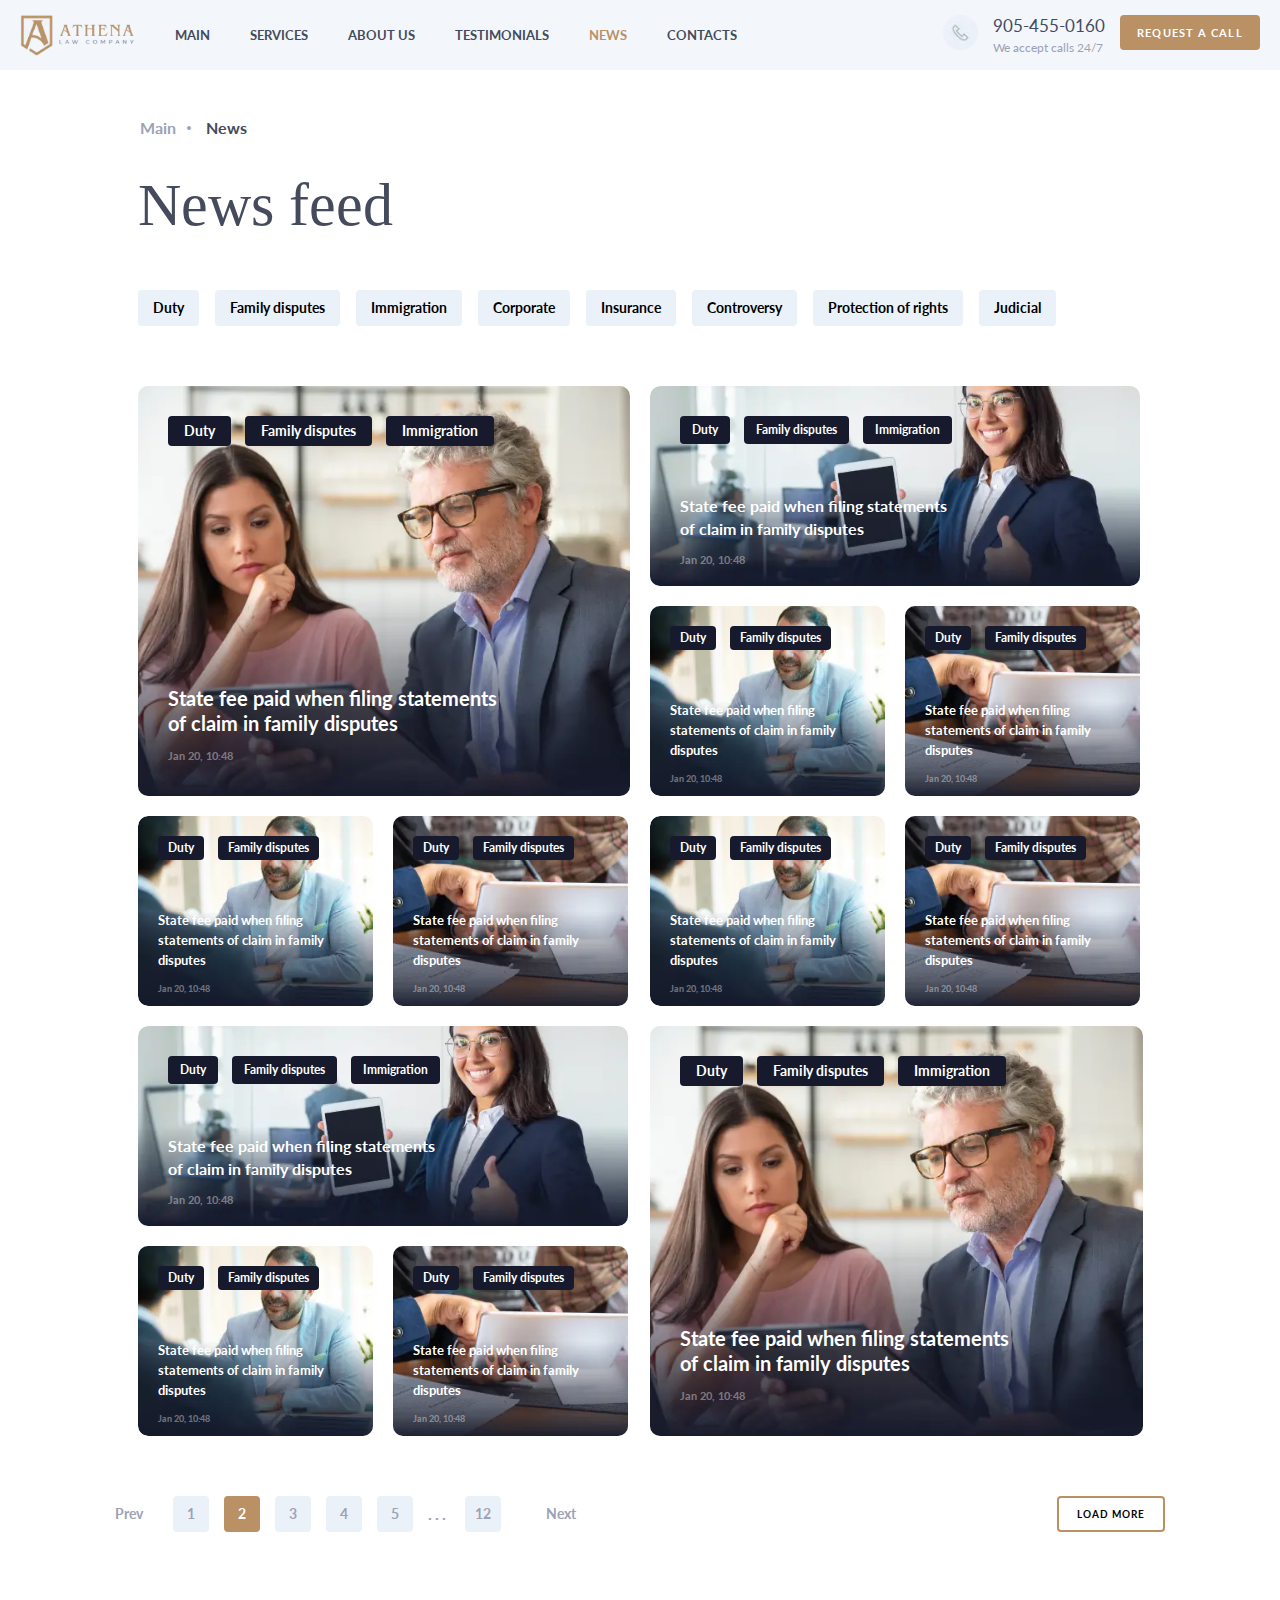
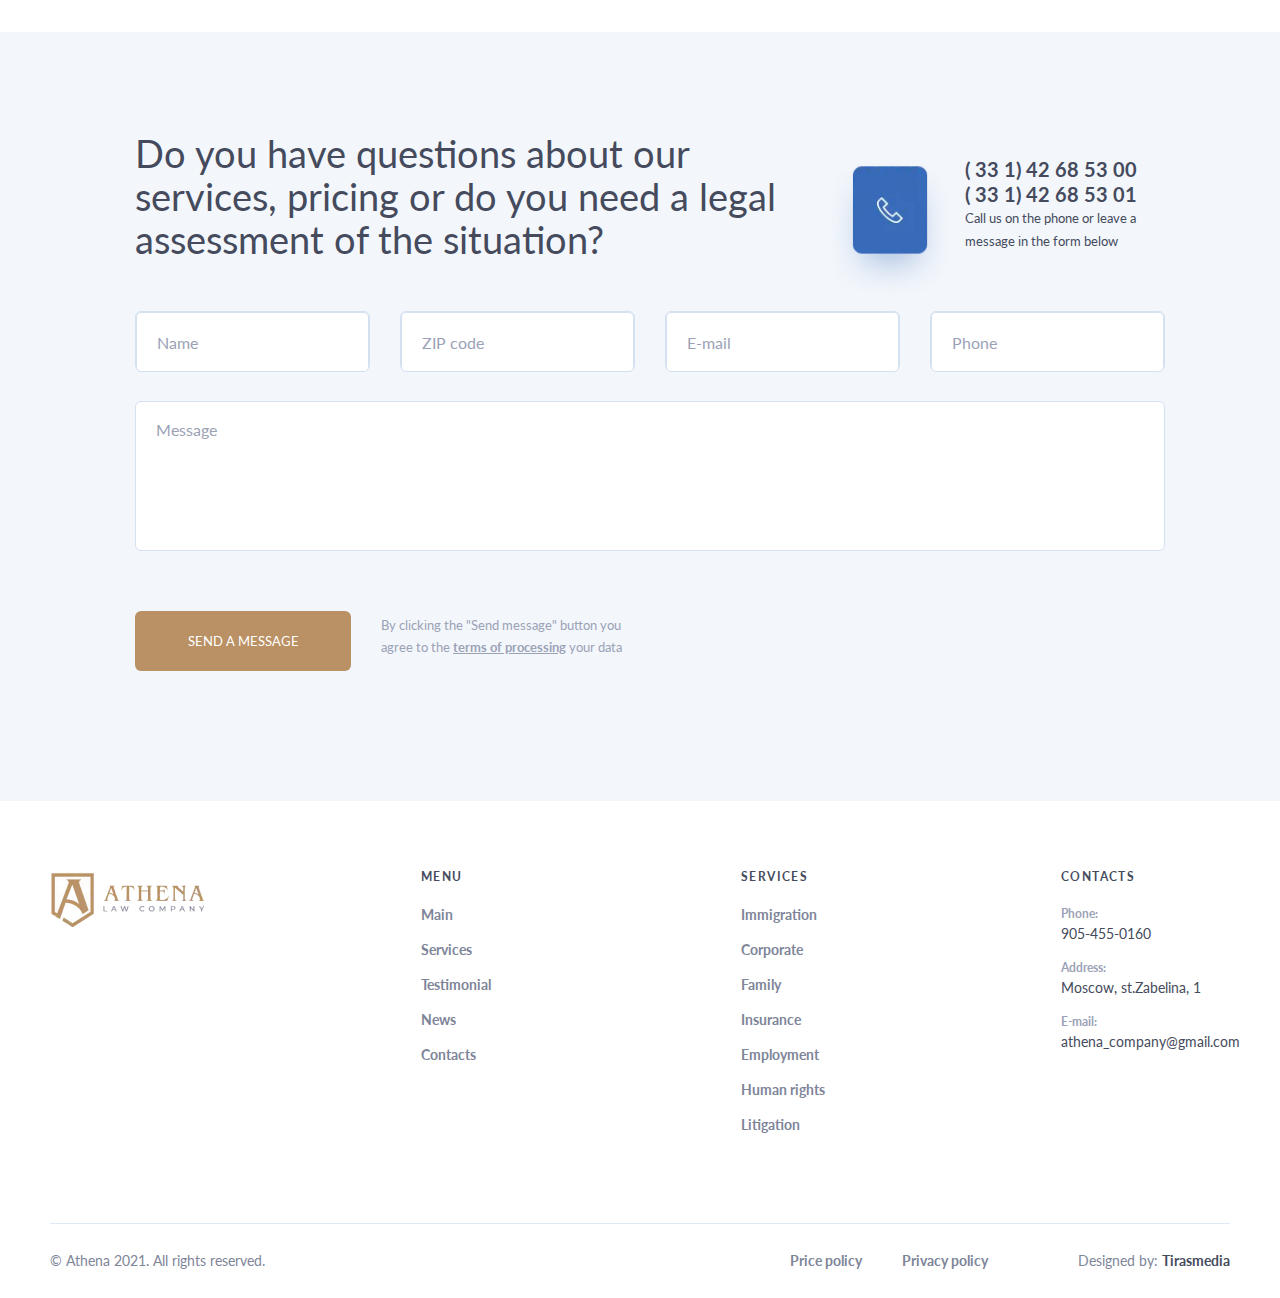
<file: news.html>
<!DOCTYPE html><html lang="en"> <head>	<title>Главная</title>	<meta charset="UTF-8">	<meta name="format-detection" content="telephone=no">	<link rel="stylesheet" href="css/style.min.css">	<meta name="viewport" content="width=device-width, initial-scale=1.0"></head><body>	<div class="wrapper">		<header class="header header_c" id="header">	<div class="header__content _container">	<a href="#" class="header__column header__column_logo">		<picture><source srcset="img/Logo.webp" type="image/webp"><img src="img/Logo.png" alt=""></picture>	</a>		<nav class="header__menu menu">			<div class="menu__icon icon-menu">				<span></span>				<span></span>				<span></span>			</div>			<div class="menu__body">				<ul class="menu__list">					<li><a href="index.html" class="menu__link">Main</a></li>					<li>						<a href="#" class="menu__link">Services</a>						<span class="menu__arrow"></span>						<ul class="menu__sub-list">							<li><a href="#" class="menu__sub-link menu__sub-link_hv">Immigration</a></li>							<li><a href="service.html" class="menu__sub-link">Corporate</a></li>							<li><a href="services.html" class="menu__sub-link">Family</a></li>							<li><a href="#" class="menu__sub-link">Insurance</a></li>							<li><a href="#" class="menu__sub-link">Employment</a></li>							<li><a href="#" class="menu__sub-link">Human rights</a></li>							<li><a href="#" class="menu__sub-link menu__sub-link_af">Litigation</a></li>						</ul>					</li>					<li><a href="about.html" class="menu__link">About us</a></li>					<li><a href="testimonials.html" class="menu__link">Testimonials</a></li>					<li><a href="news.html" class="menu__link _active">News</a></li>					<li><a href="contacts.html" class="menu__link">Contacts</a></li>				</ul>			</div>		</nav>		<div class="header__column">			<div class="header__phone">				<div class="header__icon">					<a href="tel:9054550160"><picture><source srcset="img/header/phone.webp" type="image/webp"><img src="img/header/phone.png" alt=""></picture></a>				</div>				<div class="header__phone-row" data-da="menu__body,7,766">					<a href="tel:9054550160">905-455-0160</a>					<span>We accept calls 24/7</span>				</div>			</div>			<a class="header__btn btn btn_h _popup-link" href="#popup-entry" data-da="menu__body,6,766">request a call</a>		</div>	</div></header>		<main class="page">			<section class="news">				<nav class="breadcrumbs breadcrumbs_w _container">					<ol class="breadcrumbs__list breadcrumbs__list_2" itemscope itemtype="https://schema.org/BreadcrumbList">						<li itemprop="itemListElement" itemscope ⦁ itemtype="https://schema.org/ListItem">							<a itemprop="item" href="https://example.com/dresses">								<span class="breadcrumbs__link breadcrumbs__link_2" itemprop="name">Main</span></a>							<meta itemprop="position" content="1" />						</li>						<li itemprop="itemListElement" itemscope ⦁ itemtype="https://schema.org/ListItem">							<a itemprop="item" href="https://example.com/dresses/real">								<span class="breadcrumbs__item breadcrumbs__item_2" itemprop="name">News</span></a>							<meta itemprop="position" content="2" />						</li>					</ol>				</nav>				<div class="news__content _container">					<div class="news__titles">						<h1 class="news__title title news__title_c">News feed</h1>					</div>					<div class="news__filter filter">						<div class="filter__column">							<div class="filter__item filter__item_ne"><a href="#">Duty</a></div>							<div class="filter__item filter__item_ne"><a href="#">Family disputes</a></div>							<div class="filter__item filter__item_ne"><a href="#">Immigration</a></div>							<div class="filter__item filter__item_ne"><a href="#">Corporate</a></div>						</div>						<div class="filter__column">							<div class="filter__item filter__item_ne"><a href="#">Insurance</a></div>							<div class="filter__item filter__item_ne"><a href="#">Controversy</a></div>							<div class="filter__item filter__item_ne"><a href="#">Protection of rights</a></div>							<div class="filter__item filter__item_ne"><a href="#">Judicial</a></div>						</div>					</div>					<div class="news__portfolio">						<div class="news__row portfolio">							<div class="portfolio__column portfolio__column_1">								<a href="article.html" class="portfolio__ibg _ibg">									<picture><source srcset="img/news/01.webp" type="image/webp"><img src="img/news/01.png" alt=""></picture>								</a>								<div class="portfolio__row">									<a href="#" class="portfolio__link portfolio__link_big">Duty</a>									<a href="#" class="portfolio__link portfolio__link_big">Family disputes</a>									<a href="#" class="portfolio__link portfolio__link_big">Immigration</a>								</div>								<div class="portfolio__description portfolio__description_big">									<p class="portfolio__title portfolio__title_big">State fee paid when filing statements										of claim in family disputes</p>									<time class="portfolio__date" datetime="2012-01-20T10:48">Jan 20, 10:48</time>								</div>							</div>							<div class="portfolio__column portfolio__column_2">								<div class="portfolio__items portfolio__items_1 ">									<a href="#" class="portfolio__ibg _ibg">										<picture><source srcset="img/news/02.webp" type="image/webp"><img src="img/news/02.png" alt=""></picture>									</a>									<div class="portfolio__row">										<a href="#" class="portfolio__link portfolio__link_middle">Duty</a>										<a href="#" class="portfolio__link portfolio__link_middle">Family disputes</a>										<a href="#" class="portfolio__link portfolio__link_middle">Immigration</a>									</div>									<div class="portfolio__description portfolio__description_middle">										<p class="portfolio__title portfolio__title_middle">State fee paid when filing statements											of claim in family disputes</p>										<time class="portfolio__date" datetime="2012-01-20T10:48">Jan 20, 10:48</time>									</div>								</div>								<div class="portfolio__items portfolio__items_2">									<div class="portfolio__item portfolio__item_1">										<a href="#" class="portfolio__ibg _ibg">											<picture><source srcset="img/news/03.webp" type="image/webp"><img src="img/news/03.png" alt=""></picture>										</a>										<div class="portfolio__row">											<a href="#" class="portfolio__link portfolio__link_small">Duty</a>											<a href="#" class="portfolio__link portfolio__link_small">Family disputes</a>										</div>										<div class="portfolio__description portfolio__description_small">											<p class="portfolio__title portfolio__title_small">State fee paid when filing statements												of claim in family disputes</p>											<time class="portfolio__date portfolio__date_small" datetime="2012-01-20T10:48">Jan 20,												10:48</time>										</div>									</div>									<div class="portfolio__item portfolio__item_2">										<a href="#" class="portfolio__ibg _ibg">											<picture><source srcset="img/news/04.webp" type="image/webp"><img src="img/news/04.png" alt=""></picture>										</a>										<div class="portfolio__row">											<a href="#" class="portfolio__link portfolio__link_small">Duty</a>											<a href="#" class="portfolio__link portfolio__link_small">Family disputes</a>										</div>										<div class="portfolio__description portfolio__description_small">											<p class="portfolio__title portfolio__title_small">State fee paid when filing statements												of claim in family disputes</p>											<time class="portfolio__date portfolio__date_small" datetime="2012-01-20T10:48">Jan 20,												10:48</time>										</div>									</div>								</div>							</div>						</div>					</div>					<div class="news__portfolio">						<div class="news__row portfolio portfolio_center">							<div class="portfolio__column portfolio__column_center">								<div class="portfolio__items portfolio__items_center">									<div class="portfolio__item portfolio__item_center1">										<a href="#" class="portfolio__ibg _ibg">											<picture><source srcset="img/news/03.webp" type="image/webp"><img src="img/news/03.png" alt=""></picture>										</a>										<div class="portfolio__row">											<a href="#" class="portfolio__link portfolio__link_small">Duty</a>											<a href="#" class="portfolio__link portfolio__link_small">Family disputes</a>										</div>										<div class="portfolio__description portfolio__description_small">											<p class="portfolio__title portfolio__title_small">State fee paid when filing statements												of claim in family disputes</p>											<time class="portfolio__date portfolio__date_small" datetime="2012-01-20T10:48">Jan 20,												10:48</time>										</div>									</div>									<div class="portfolio__item portfolio__item_center2">										<a href="#" class="portfolio__ibg _ibg">											<picture><source srcset="img/news/04.webp" type="image/webp"><img src="img/news/04.png" alt=""></picture>										</a>										<div class="portfolio__row">											<a href="#" class="portfolio__link portfolio__link_small">Duty</a>											<a href="#" class="portfolio__link portfolio__link_small">Family disputes</a>										</div>										<div class="portfolio__description portfolio__description_small">											<p class="portfolio__title portfolio__title_small">State fee paid when filing statements												of claim in family disputes</p>											<time class="portfolio__date portfolio__date_small" datetime="2012-01-20T10:48">Jan 20,												10:48</time>										</div>									</div>								</div>							</div>							<div class="portfolio__column portfolio__column_center">								<div class="portfolio__items portfolio__items_center">									<div class="portfolio__item portfolio__item_center1">										<a href="#" class="portfolio__ibg _ibg">											<picture><source srcset="img/news/03.webp" type="image/webp"><img src="img/news/03.png" alt=""></picture>										</a>										<div class="portfolio__row">											<a href="#" class="portfolio__link portfolio__link_small">Duty</a>											<a href="#" class="portfolio__link portfolio__link_small">Family disputes</a>										</div>										<div class="portfolio__description portfolio__description_small">											<p class="portfolio__title portfolio__title_small">State fee paid when filing statements												of claim in family disputes</p>											<time class="portfolio__date portfolio__date_small" datetime="2012-01-20T10:48">Jan 20,												10:48</time>										</div>									</div>									<div class="portfolio__item portfolio__item_center2">										<a href="#" class="portfolio__ibg _ibg">											<picture><source srcset="img/news/04.webp" type="image/webp"><img src="img/news/04.png" alt=""></picture>										</a>										<div class="portfolio__row">											<a href="#" class="portfolio__link portfolio__link_small">Duty</a>											<a href="#" class="portfolio__link portfolio__link_small">Family disputes</a>										</div>										<div class="portfolio__description portfolio__description_small">											<p class="portfolio__title portfolio__title_small">State fee paid when filing statements												of claim in family disputes</p>											<time class="portfolio__date portfolio__date_small" datetime="2012-01-20T10:48">Jan 20,												10:48</time>										</div>									</div>								</div>							</div>						</div>					</div>					<div class="news__portfolio">						<div class="news__row portfolio">							<div class="portfolio__column portfolio__column_2 portfolio__column_lc-1">								<div class="portfolio__items portfolio__items_1">									<a href="#" class="portfolio__ibg _ibg">										<picture><source srcset="img/news/02.webp" type="image/webp"><img src="img/news/02.png" alt=""></picture>									</a>									<div class="portfolio__row">										<a href="#" class="portfolio__link portfolio__link_middle">Duty</a>										<a href="#" class="portfolio__link portfolio__link_middle">Family disputes</a>										<a href="#" class="portfolio__link portfolio__link_middle">Immigration</a>									</div>									<div class="portfolio__description portfolio__description_middle">										<p class="portfolio__title portfolio__title_middle">State fee paid when filing statements											of claim in family disputes</p>										<time class="portfolio__date" datetime="2012-01-20T10:48">Jan 20, 10:48</time>									</div>								</div>								<div class="portfolio__items portfolio__items_2">									<div class="portfolio__item portfolio__item_1">										<a href="#" class="portfolio__ibg _ibg">											<picture><source srcset="img/news/03.webp" type="image/webp"><img src="img/news/03.png" alt=""></picture>										</a>										<div class="portfolio__row">											<a href="#" class="portfolio__link portfolio__link_small">Duty</a>											<a href="#" class="portfolio__link portfolio__link_small">Family disputes</a>										</div>										<div class="portfolio__description portfolio__description_small">											<p class="portfolio__title portfolio__title_small">State fee paid when filing statements												of claim in family disputes</p>											<time class="portfolio__date portfolio__date_small" datetime="2012-01-20T10:48">Jan 20,												10:48</time>										</div>									</div>									<div class="portfolio__item portfolio__item_2">										<a href="#" class="portfolio__ibg _ibg">											<picture><source srcset="img/news/04.webp" type="image/webp"><img src="img/news/04.png" alt=""></picture>										</a>										<div class="portfolio__row">											<a href="#" class="portfolio__link portfolio__link_small">Duty</a>											<a href="#" class="portfolio__link portfolio__link_small">Family disputes</a>										</div>										<div class="portfolio__description portfolio__description_small">											<p class="portfolio__title portfolio__title_small">State fee paid when filing statements												of claim in family disputes</p>											<time class="portfolio__date portfolio__date_small" datetime="2012-01-20T10:48">Jan 20,												10:48</time>										</div>									</div>								</div>							</div>							<div class="portfolio__column portfolio__column_1 portfolio__column_lc-2">								<a href="#" class="portfolio__ibg _ibg">									<picture><source srcset="img/news/01.webp" type="image/webp"><img src="img/news/01.png" alt=""></picture>								</a>								<div class="portfolio__row">									<a href="#" class="portfolio__link portfolio__link_big">Duty</a>									<a href="#" class="portfolio__link portfolio__link_big">Family disputes</a>									<a href="#" class="portfolio__link portfolio__link_big">Immigration</a>								</div>								<div class="portfolio__description portfolio__description_big">									<p class="portfolio__title portfolio__title_big">State fee paid when filing statements										of claim in family disputes</p>									<time class="portfolio__date" datetime="2012-01-20T10:48">Jan 20, 10:48</time>								</div>							</div>						</div>					</div>				</div>			</section>			<div class="pagging pagging_p _container">				<div class="pagging__content">					<a href="" class="pagging__arrow pagging__arrow_l">Prev</a>					<ul class="pagging__list">						<li><a href="#" class="pagging__item pagging__item_db">1</a></li>						<li><a href="#" class="pagging__item _active  pagging__item_db">2</a></li>						<li><a href="#" class="pagging__item">3</a></li>						<li><a href="#" class="pagging__item">4</a></li>						<li><a href="#" class="pagging__item">5</a></li>						<li class="pagging__dotts"> ... </li>						<li><a href="#" class="pagging__item pagging__item_db">12</a></li>					</ul>					<a href="" class="pagging__arrow pagging__arrow_r">Next</a>				</div>				<a class="pagging__btn btn btn_pag" href="#">Load more</a>			</div>			<section class="form">				<div class="form__content _container">					<div class="form__header">						<h2 class="form__title form__title_ab">Do you have questions about our							services, pricing or do you need a legal							assessment of the situation?</h2>						<div class="form__namber">							<a href="#" class="form__image">								<picture><source srcset="img/contacts/04.webp" type="image/webp"><img src="img/contacts/04.png" alt=""></picture>							</a>							<div class="form__contact">								<a href="#" class="form__link">									<!-- 905-455-0160 -->									<span itemprop="telephone">( 33 1) 42 68 53 00 </span>									<span itemprop="faxNumber">( 33 1) 42 68 53 01 </span>									<h3 class="form__name">Call us on the phone or leave										a message in the form below</h3>								</a>							</div>						</div>					</div>					<form action="#" id="form" class="form__body" data-message='Данные успешно отправлены'>						<div class="form__column">							<div class="form__items">								<div class="form__item">									<input id="formName" type="text" class="form__input input _text _req" data-value="Name">								</div>								<div class="form__item">									<input id="formDigital" type="text" class="form__input input _digital _req" data-value="ZIP code">								</div>							</div>							<div class="form__items">								<div class="form__item">									<input id="formEmail" type="email" class="form__input input  _email _req" placeholder="E-mail">								</div>								<div class="form__item">									<input id="formPhone" type="tel" class="form__input input  _phone _req" data-value="Phone">								</div>							</div>						</div>						<div class="form__column">							<textarea name="message" id="formMessage" class="form__input input" data-value="Message"></textarea>						</div>						<div class="form__column form__column_b">							<button type="submit" class="form__btn btn" id="btn">send a message</button>							<p class="form__text">By clicking the "Send message" button you								agree to the <span>terms of processing</span> your data</p>						</div>					</form>				</div>			</section>		</main>		<footer class="footer">	<div class="footer__content _container">		<div class="footer__row">			<div class="footer__column footer__column_logo">				<picture><source srcset="img/Logo.webp" type="image/webp"><img src="img/Logo.png" alt=""></picture>			</div>			<div class="footer__column footer__column__content">				<div class="footer__row-list"><div class="footer__list">	<h3 class="footer__title">Menu</h3>	<ul>		<li class="footer__link"><a href="#">Main</a></li>		<li class="footer__link"><a href="#">Services</a></li>		<li class="footer__link"><a href="#">Testimonial</a></li>		<li class="footer__link"><a href="#">News</a></li>		<li class="footer__link"><a href="#">Contacts</a></li>	</ul></div><div class="footer__list">	<h3 class="footer__title">Services</h3>	<ul>		<li class="footer__link"><a href="#">Immigration</a></li>		<li class="footer__link"><a href="#">Corporate</a></li>		<li class="footer__link"><a href="#">Family</a></li>		<li class="footer__link"><a href="#">Insurance</a></li>		<li class="footer__link"><a href="#">Employment</a></li>		<li class="footer__link"><a href="#">Human rights</a></li>		<li class="footer__link"><a href="#">Litigation</a></li>	</ul></div>				</div>				<div class="footer__list">					<h3 class="footer__title">Contacts</h3>					<div class="footer__contact">						<h4 class="footer__label">Phone:</h4>						<a class="footer__links" href="tel:9054550160">905-455-0160</a>					</div>					<div class="footer__contact">						<h4 class="footer__label">Address:</h4>						<a class="footer__links"							href="https://www.google.com.ua/maps/place/ул.+Забелина,+1,+Москва,+Россия,+101000/@55.7545932,37.6376209,20.17z/data=!4m5!3m4!1s0x46b54af5e149b8f9:0xe080d2b02e60f1f5!8m2!3d55.7546981!4d37.6377098?hl=ru">Moscow,							st.Zabelina, 1</a>					</div>					<div class="footer__contact">						<h4 class="footer__label">E-mail:</h4>						<a class="footer__links" href="mailto:athena_company@gmail.com">athena_company@gmail.com</a>					</div>				</div>			</div>		</div>		<div class="footer__footer">			<a href="#">© Athena 2021. All rights reserved.</a>			<div class="footer__footer-row">					<a href="#">Price policy</a>					<a href="#">Privacy policy</a>				<p>Designed by: <span>Tirasmedia</span></p>			</div>		</div>	</div></footer>	</div>	<div class="popup popup-entry" id="popup-entry">	<div class="popup__content">		<div class="popup__body">			<div class="popup__close"></div>			<div class="popup__form form-consultation">				<h2 class="form-consultation__title">Leave your <br> contacts					for a <br> free consultation</h2>				<form action="#" class="form-consultation__body" data-message='Данные успешно отправлены'>					<div class="form-consultation__column">						<div class="form-consultation__items">							<div class="form-consultation__item">								<input type="text" class="form-consultation__input input input_consultation _text _req" data-value="Name">							</div>							<div class="form-consultation__item">								<input type="tel" class="form-consultation__input input input_consultation _phone _req" data-value="Phone">							</div>						</div>						<div class="form-consultation__items">							<div class="form-consultation__item">								<input type="email" class="form-consultation__input input input_consultation _email _req" placeholder="E-mail">							</div>							<button type="submit" class="form-consultation__btn btn btn_consultation">								Get a consultation								<picture><source srcset="img/icons/arrow-right.webp" type="image/webp"><img src="img/icons/arrow-right.png" alt=""></picture>							</button>						</div>					</div>					<div class="form-consultation__column form-consultation__column_b">						<p class="form-consultation__text">By clicking the «Get a consultation» button you agree to the <a href="#">terms of								processing</a> your data</p>					</div>				</form>			</div>		</div>	</div></div><div class="popup popup-login" id="popup-login">	<div class="popup__content">		<div class="popup__body">			<div class="popup__close"></div>			<div class="popup__form-login"></div>		</div>	</div></div><!-- <div class="popup popup_video">	<div class="popup__content">		<div class="popup__body">			<div class="popup__close popup__close_video"></div>			<div class="popup__video _video"></div>		</div>	</div></div> -->	<script src="js/vendors.min.js"></script><script src="js/app.min.js"></script></body></html>
</file>
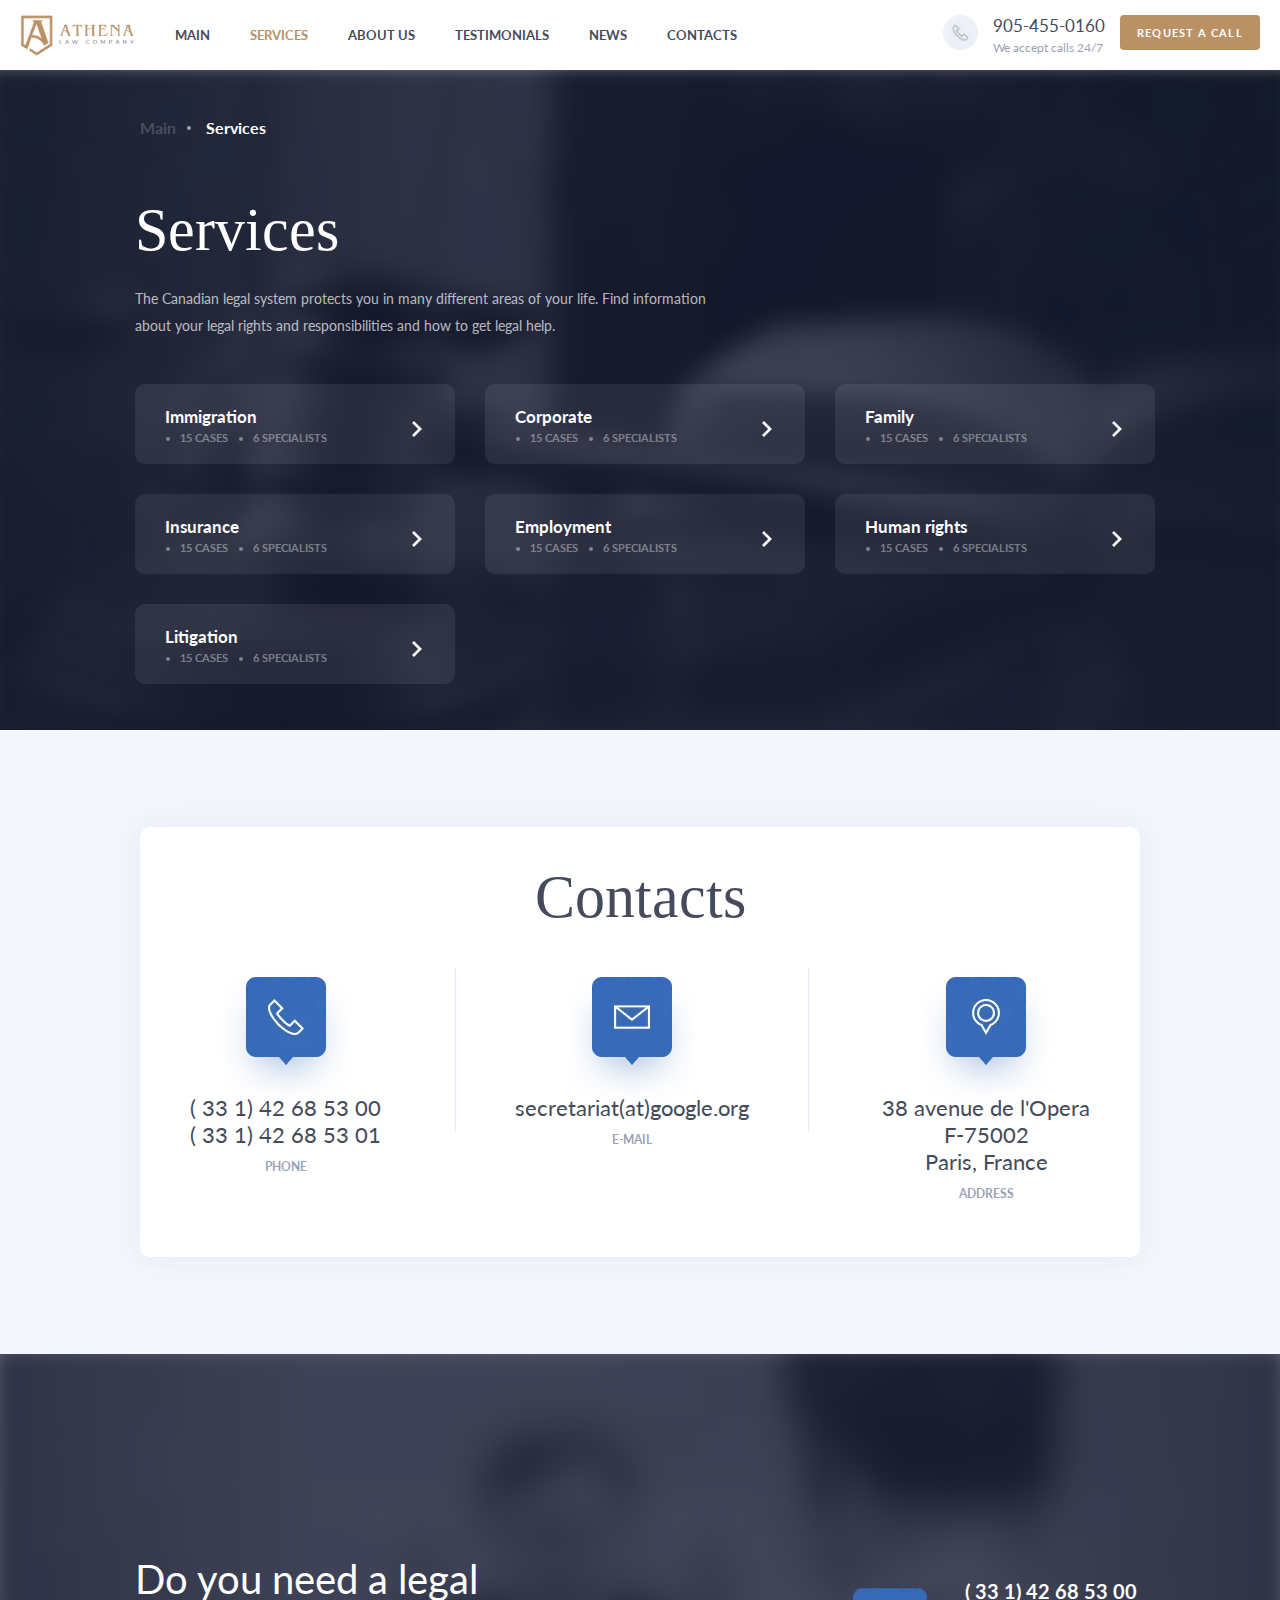
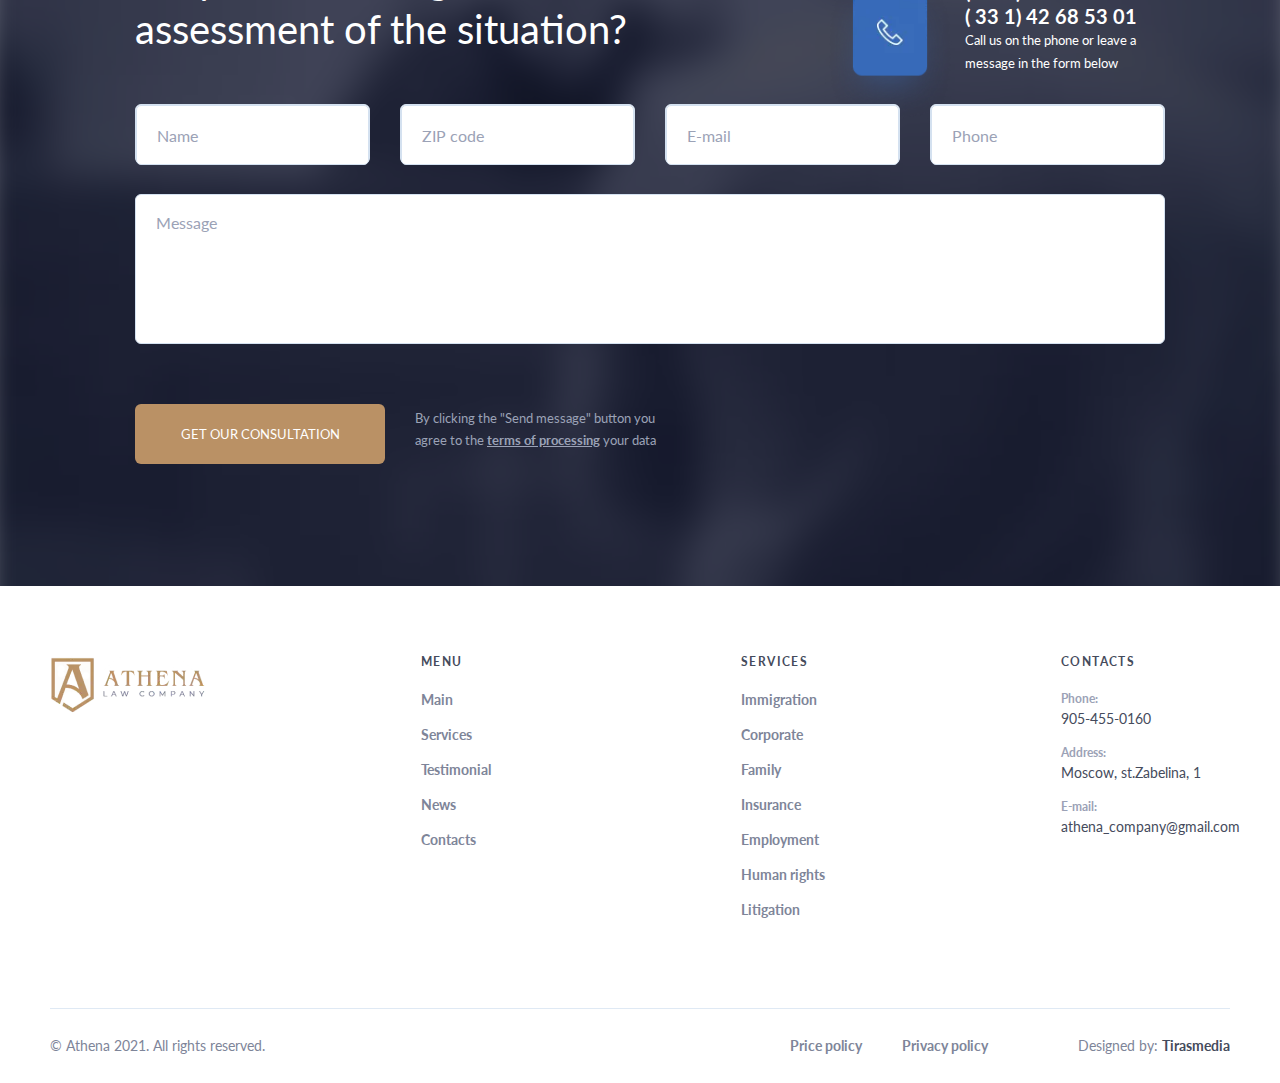
<file: service.html>
<!DOCTYPE html><html lang="en"> <head>	<title>Главная</title>	<meta charset="UTF-8">	<meta name="format-detection" content="telephone=no">	<link rel="stylesheet" href="css/style.min.css">	<meta name="viewport" content="width=device-width, initial-scale=1.0"></head><body>	<div class="wrapper">		<header class="header" id="header">	<div class="header__content _container">		<a href="#" class="header__column header__column_logo">			<picture><source srcset="img/Logo.webp" type="image/webp"><img src="img/Logo.png" alt=""></picture>		</a>		<nav class="header__menu menu">			<div class="menu__icon icon-menu">				<span></span>				<span></span>				<span></span>			</div>			<div class="menu__body">				<ul class="menu__list">					<li><a href="index.html" class="menu__link">Main</a></li>					<li>						<a href="#" class="menu__link _active">Services</a>						<span class="menu__arrow"></span>						<ul class="menu__sub-list">							<li><a href="#" class="menu__sub-link menu__sub-link_hv">Immigration</a></li>							<li><a href="service.html" class="menu__sub-link">Corporate</a></li>							<li><a href="services.html" class="menu__sub-link">Family</a></li>							<li><a href="#" class="menu__sub-link">Insurance</a></li>							<li><a href="#" class="menu__sub-link">Employment</a></li>							<li><a href="#" class="menu__sub-link">Human rights</a></li>							<li><a href="#" class="menu__sub-link menu__sub-link_af">Litigation</a></li>						</ul>					</li>					<li><a href="about.html" class="menu__link">About us</a></li>					<li><a href="testimonials.html" class="menu__link">Testimonials</a></li>					<li><a href="news.html" class="menu__link">News</a></li>					<li><a href="contacts.html" class="menu__link">Contacts</a></li>				</ul>			</div>		</nav>		<div class="header__column">			<div class="header__phone">				<div class="header__icon">					<a href="tel:9054550160"><picture><source srcset="img/header/phone.webp" type="image/webp"><img src="img/header/phone.png" alt=""></picture></a>				</div>				<div class="header__phone-row" data-da="menu__body,7,766">					<a href="tel:9054550160">905-455-0160</a>					<span>We accept calls 24/7</span>				</div>			</div>			<a class="header__btn btn btn_h _popup-link" href="#popup-entry" data-da="menu__body,6,766">request a call</a>		</div>	</div></header>		<main class="page">			<section class="service">				<div class="service__bg">					<nav class="breadcrumbs breadcrumbs_w _container">						<ol class="breadcrumbs__list" itemscope itemtype="https://schema.org/BreadcrumbList">							<li itemprop="itemListElement" itemscope ⦁ itemtype="https://schema.org/ListItem">								<a itemprop="item" href="https://example.com/dresses">									<span class="breadcrumbs__link" itemprop="name">Main</span></a>								<meta itemprop="position" content="1" />							</li>							<li itemprop="itemListElement" itemscope ⦁ itemtype="https://schema.org/ListItem">								<a itemprop="item" href="https://example.com/dresses/real">									<span class="breadcrumbs__item" itemprop="name">Services</span></a>								<meta itemprop="position" content="2" />							</li>						</ol>					</nav>					<div class="service__content _container">						<div class="service__row">							<h1 class="service__title title title_w">Services</h1>							<div class="service__text text">								<p>									The Canadian legal system protects you in many different areas of your life. Find information about									your legal rights									and responsibilities and how to get legal help.								</p>							</div>							<div class="service__columns">								<div class="service__column">									<div class="service__tab tab">										<div class="tab__item">											<div class="tab__title">Immigration</div>											<ul class="tab__list">												<li class="tab__link">15 cases</li>												<li class="tab__link">6 specialists</li>											</ul>										</div>										<picture><source srcset="img/icons/arrow-right-tab.webp" type="image/webp"><img src="img/icons/arrow-right-tab.png" alt=""></picture>									</div>									<div class="service__tab tab">										<div class="tab__item">											<div class="tab__title">Insurance</div>											<ul class="tab__list">												<li class="tab__link">15 cases</li>												<li class="tab__link">6 specialists</li>											</ul>										</div>										<picture><source srcset="img/icons/arrow-right-tab.webp" type="image/webp"><img src="img/icons/arrow-right-tab.png" alt=""></picture>									</div>									<div class="service__tab tab">										<div class="tab__item">											<div class="tab__title">Litigation</div>											<ul class="tab__list">												<li class="tab__link">15 cases</li>												<li class="tab__link">6 specialists</li>											</ul>										</div>										<picture><source srcset="img/icons/arrow-right-tab.webp" type="image/webp"><img src="img/icons/arrow-right-tab.png" alt=""></picture>									</div>								</div>								<div class="service__column">									<div class="service__tab tab">										<div class="tab__item">											<div class="tab__title">Corporate</div>											<ul class="tab__list">												<li class="tab__link">15 cases</li>												<li class="tab__link">6 specialists</li>											</ul>										</div>										<picture><source srcset="img/icons/arrow-right-tab.webp" type="image/webp"><img src="img/icons/arrow-right-tab.png" alt=""></picture>									</div>									<div class="service__tab tab">										<div class="tab__item">											<div class="tab__title">Employment</div>											<ul class="tab__list">												<li class="tab__link">15 cases</li>												<li class="tab__link">6 specialists</li>											</ul>										</div>										<picture><source srcset="img/icons/arrow-right-tab.webp" type="image/webp"><img src="img/icons/arrow-right-tab.png" alt=""></picture>									</div>								</div>								<div class="service__column">									<div class="service__tab tab">										<div class="tab__item">											<div class="tab__title">Family</div>											<ul class="tab__list">												<li class="tab__link">15 cases</li>												<li class="tab__link">6 specialists</li>											</ul>										</div>										<picture><source srcset="img/icons/arrow-right-tab.webp" type="image/webp"><img src="img/icons/arrow-right-tab.png" alt=""></picture>									</div>									<div class="service__tab tab">										<div class="tab__item">											<div class="tab__title">Human rights</div>											<ul class="tab__list">												<li class="tab__link">15 cases</li>												<li class="tab__link">6 specialists</li>											</ul>										</div>										<picture><source srcset="img/icons/arrow-right-tab.webp" type="image/webp"><img src="img/icons/arrow-right-tab.png" alt=""></picture>									</div>								</div>							</div>						</div>					</div>				</div>			</section>			<section class="contacts">				<div class="contacts__content _container">					<h2 class="contacts__title title ">Contacts</h2>					<div class="contacts__row" itemscope itemtype="	">						<div class="contacts__item contacts__item_phone">							<a href="#" class=" contacts__img">								<picture><source srcset="img/contacts/01.webp" type="image/webp"><img src="img/contacts/01.png" alt=""></picture>							</a>							<a class="contacts__link" href="#">								<!-- 905-455-0160 -->								<span itemprop="telephone">( 33 1) 42 68 53 00 </span>								<span itemprop="faxNumber">( 33 1) 42 68 53 01 </span>							</a>							<span class="contacts__name">Phone</span>						</div>						<div class="contacts__item contacts__item_center contacts__item_email">							<a href="mailto:athena_company@gmail.com" class="contacts__img">								<picture><source srcset="img/contacts/03.webp" type="image/webp"><img src="img/contacts/03.png" alt=""></picture>							</a>							<a class="contacts__link" href="mailto:athena_company@gmail.com">								<!-- athena_company@gmail.com -->								<span itemprop="email">secretariat(at)google.org</span>							</a>							<span class="contacts__name">E-mail</span>						</div>						<div class="contacts__item contacts__item_addres">							<a href="https://www.google.com.ua/maps/place/ул.+Забелина,+1,+Москва,+Россия,+101000/@55.7545932,37.6376209,20.17z/data=!4m5!3m4!1s0x46b54af5e149b8f9:0xe080d2b02e60f1f5!8m2!3d55.7546981!4d37.6377098?hl=ru"								class="contacts__img">								<picture><source srcset="img/contacts/02.webp" type="image/webp"><img src="img/contacts/02.png" alt=""></picture>							</a>							<a class="contacts__link" href="#">								<!-- Moscow, st.Zabelina, 1 -->								<span itemprop="streetAddress">38 avenue de l'Opera</span>								<span itemprop="postalCode">F-75002</span>								<span itemprop="addressLocality">Paris, France</span>							</a>							<span class="contacts__name">Address</span>						</div>					</div>				</div>			</section>			<section class="form form_tes">				<div class="form__bg">					<div class="form__content _container">						<div class="form__header form__header_tes">							<h2 class="form__title form__title_tes">Do you need a legal <br>								assessment of the situation?</h2>							<div class="form__namber form__namber_tes">								<a href="#" class="form__image">									<picture><source srcset="img/contacts/04.webp" type="image/webp"><img src="img/contacts/04.png" alt=""></picture>								</a>								<div class="form__contact">									<a href="#" class="form__link form__link_tes">										<!-- 905-455-0160 -->										<span itemprop="telephone">( 33 1) 42 68 53 00 </span>										<span itemprop="faxNumber">( 33 1) 42 68 53 01 </span>										<h3 class="form__name form__name_tes">Call us on the phone or leave											a message in the form below</h3>									</a>								</div>							</div>						</div>						<form action="#" id="form" class="form__body" data-message='Данные успешно отправлены'>							<div class="form__column">								<div class="form__items">									<div class="form__item">										<input id="formName" type="text" class="form__input input _text _req" data-value="Name">									</div>									<div class="form__item">										<input id="formDigital" type="text" class="form__input input _digital _req" data-value="ZIP code">									</div>								</div>								<div class="form__items">									<div class="form__item">										<input id="formEmail" type="email" class="form__input input  _email _req" placeholder="E-mail">									</div>									<div class="form__item">										<input id="formPhone" type="tel" class="form__input input  _phone _req" data-value="Phone">									</div>								</div>							</div>							<div class="form__column">								<textarea name="message" id="formMessage" class="form__input input" data-value="Message"></textarea>							</div>							<div class="form__column form__column_b">								<button type="submit" class="form__btn btn btn_tes" id="btn">get our consultation</button>								<p class="form__text">By clicking the "Send message" button you									agree to the <span>terms of processing</span> your data</p>							</div>						</form>					</div>				</div>			</section>		</main>		<footer class="footer">	<div class="footer__content _container">		<div class="footer__row">			<div class="footer__column footer__column_logo">				<picture><source srcset="img/Logo.webp" type="image/webp"><img src="img/Logo.png" alt=""></picture>			</div>			<div class="footer__column footer__column__content">				<div class="footer__row-list"><div class="footer__list">	<h3 class="footer__title">Menu</h3>	<ul>		<li class="footer__link"><a href="#">Main</a></li>		<li class="footer__link"><a href="#">Services</a></li>		<li class="footer__link"><a href="#">Testimonial</a></li>		<li class="footer__link"><a href="#">News</a></li>		<li class="footer__link"><a href="#">Contacts</a></li>	</ul></div><div class="footer__list">	<h3 class="footer__title">Services</h3>	<ul>		<li class="footer__link"><a href="#">Immigration</a></li>		<li class="footer__link"><a href="#">Corporate</a></li>		<li class="footer__link"><a href="#">Family</a></li>		<li class="footer__link"><a href="#">Insurance</a></li>		<li class="footer__link"><a href="#">Employment</a></li>		<li class="footer__link"><a href="#">Human rights</a></li>		<li class="footer__link"><a href="#">Litigation</a></li>	</ul></div>				</div>				<div class="footer__list">					<h3 class="footer__title">Contacts</h3>					<div class="footer__contact">						<h4 class="footer__label">Phone:</h4>						<a class="footer__links" href="tel:9054550160">905-455-0160</a>					</div>					<div class="footer__contact">						<h4 class="footer__label">Address:</h4>						<a class="footer__links"							href="https://www.google.com.ua/maps/place/ул.+Забелина,+1,+Москва,+Россия,+101000/@55.7545932,37.6376209,20.17z/data=!4m5!3m4!1s0x46b54af5e149b8f9:0xe080d2b02e60f1f5!8m2!3d55.7546981!4d37.6377098?hl=ru">Moscow,							st.Zabelina, 1</a>					</div>					<div class="footer__contact">						<h4 class="footer__label">E-mail:</h4>						<a class="footer__links" href="mailto:athena_company@gmail.com">athena_company@gmail.com</a>					</div>				</div>			</div>		</div>		<div class="footer__footer">			<a href="#">© Athena 2021. All rights reserved.</a>			<div class="footer__footer-row">					<a href="#">Price policy</a>					<a href="#">Privacy policy</a>				<p>Designed by: <span>Tirasmedia</span></p>			</div>		</div>	</div></footer>	</div>	<div class="popup popup-entry" id="popup-entry">	<div class="popup__content">		<div class="popup__body">			<div class="popup__close"></div>			<div class="popup__form form-consultation">				<h2 class="form-consultation__title">Leave your <br> contacts					for a <br> free consultation</h2>				<form action="#" class="form-consultation__body" data-message='Данные успешно отправлены'>					<div class="form-consultation__column">						<div class="form-consultation__items">							<div class="form-consultation__item">								<input type="text" class="form-consultation__input input input_consultation _text _req" data-value="Name">							</div>							<div class="form-consultation__item">								<input type="tel" class="form-consultation__input input input_consultation _phone _req" data-value="Phone">							</div>						</div>						<div class="form-consultation__items">							<div class="form-consultation__item">								<input type="email" class="form-consultation__input input input_consultation _email _req" placeholder="E-mail">							</div>							<button type="submit" class="form-consultation__btn btn btn_consultation">								Get a consultation								<picture><source srcset="img/icons/arrow-right.webp" type="image/webp"><img src="img/icons/arrow-right.png" alt=""></picture>							</button>						</div>					</div>					<div class="form-consultation__column form-consultation__column_b">						<p class="form-consultation__text">By clicking the «Get a consultation» button you agree to the <a href="#">terms of								processing</a> your data</p>					</div>				</form>			</div>		</div>	</div></div><div class="popup popup-login" id="popup-login">	<div class="popup__content">		<div class="popup__body">			<div class="popup__close"></div>			<div class="popup__form-login"></div>		</div>	</div></div><!-- <div class="popup popup_video">	<div class="popup__content">		<div class="popup__body">			<div class="popup__close popup__close_video"></div>			<div class="popup__video _video"></div>		</div>	</div></div> -->	<script src="js/vendors.min.js"></script><script src="js/app.min.js"></script></body></html>
</file>
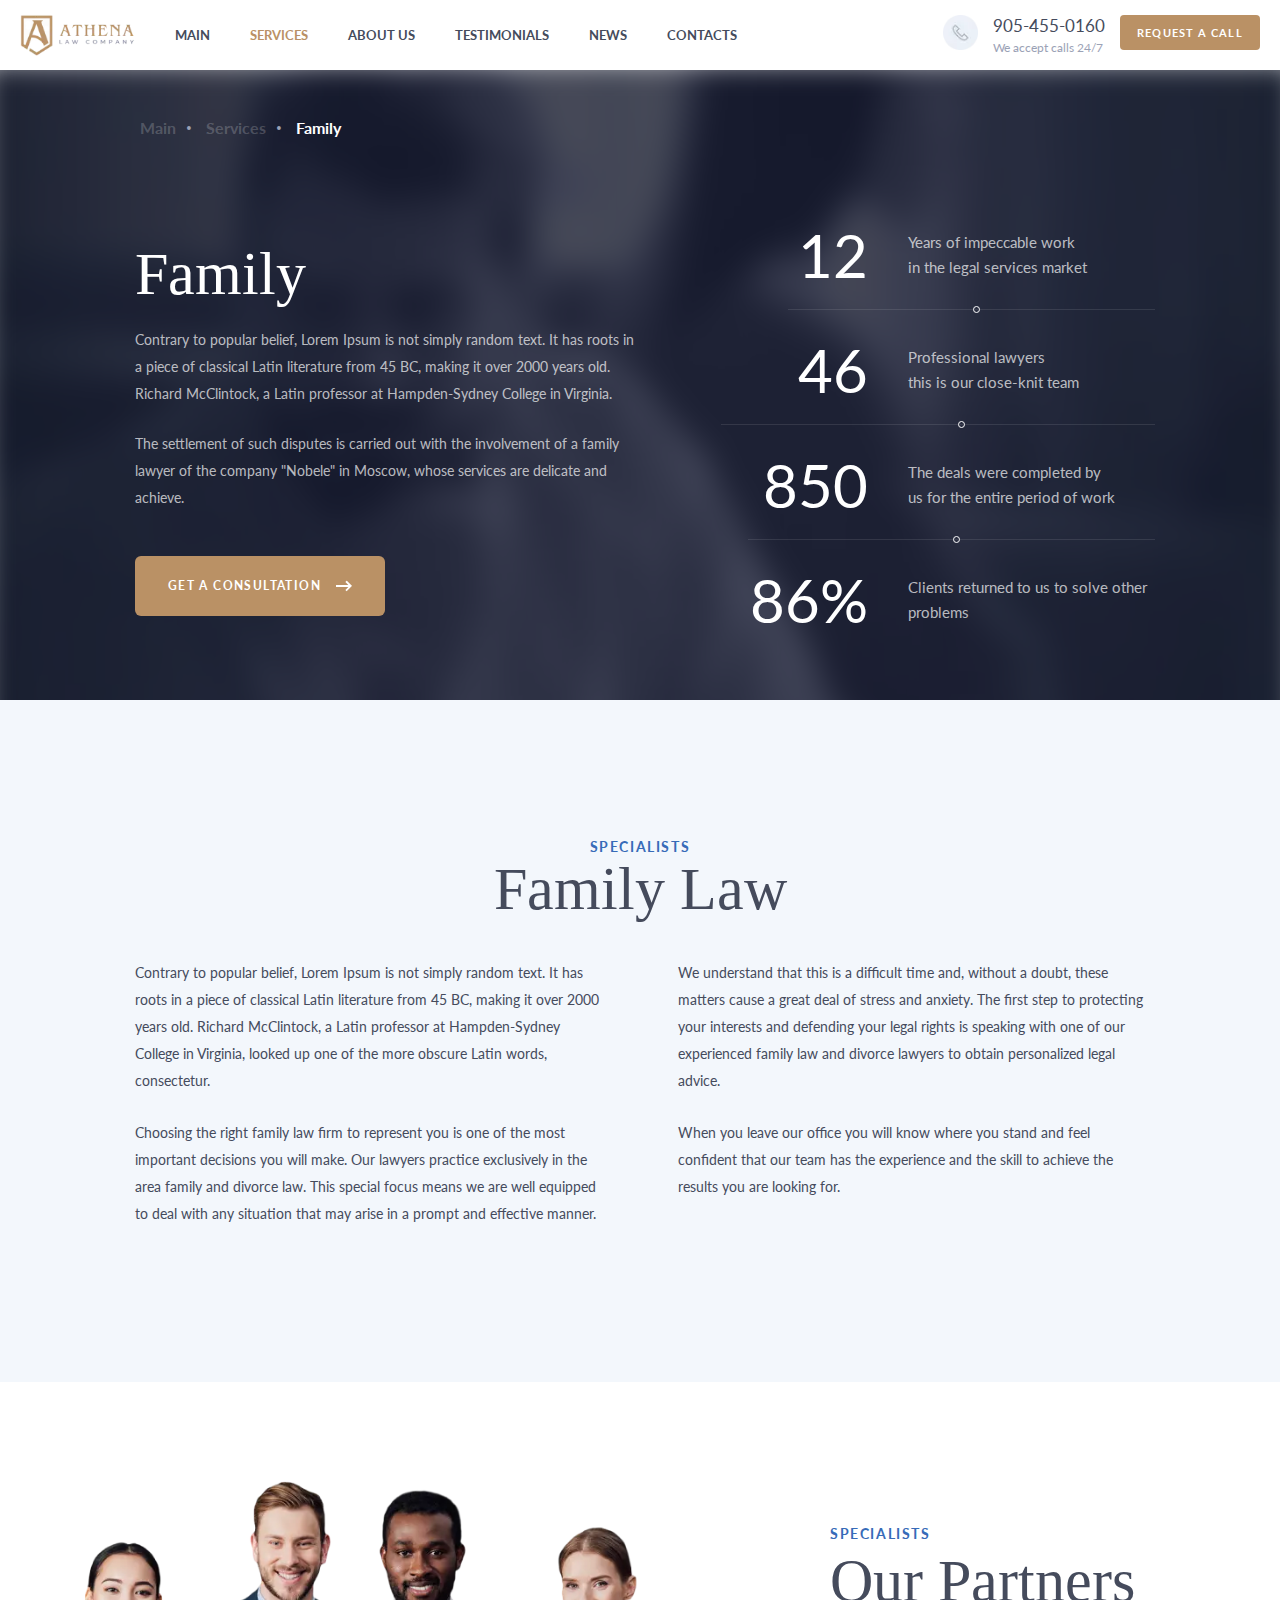
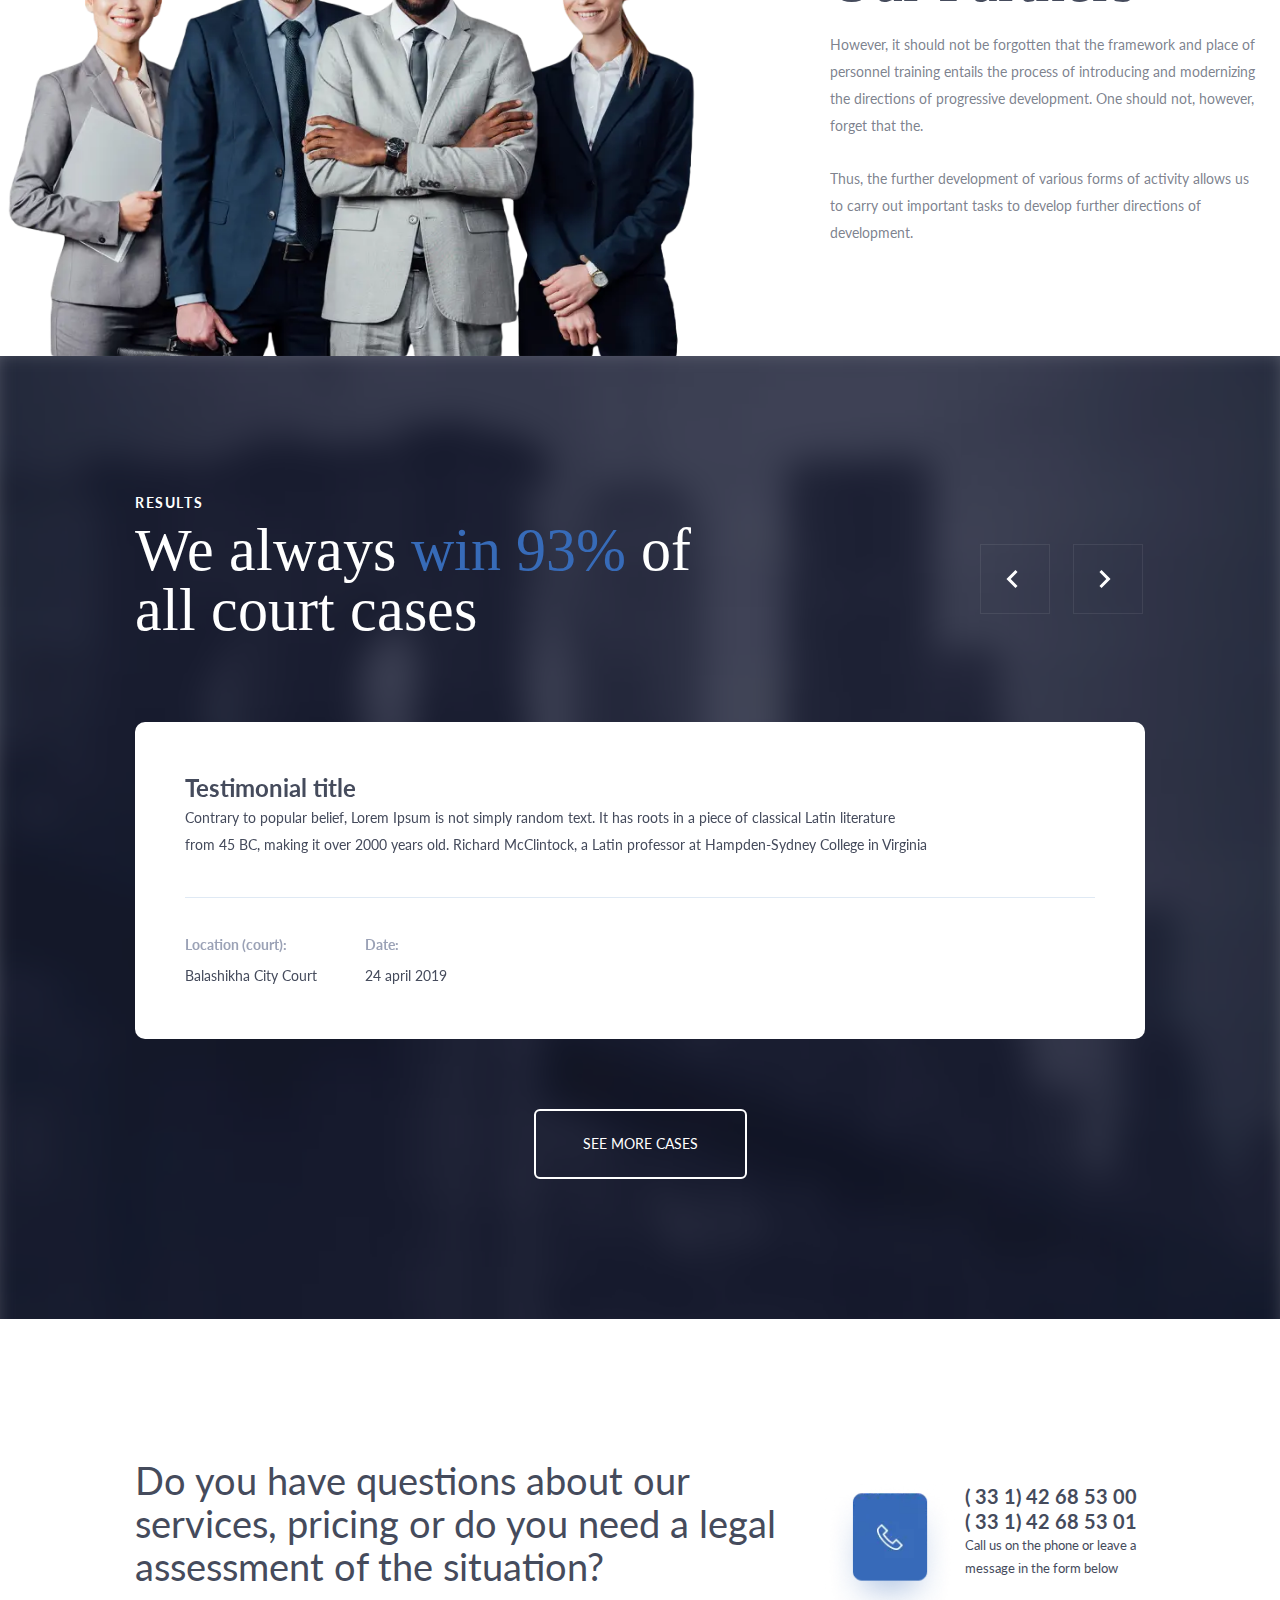
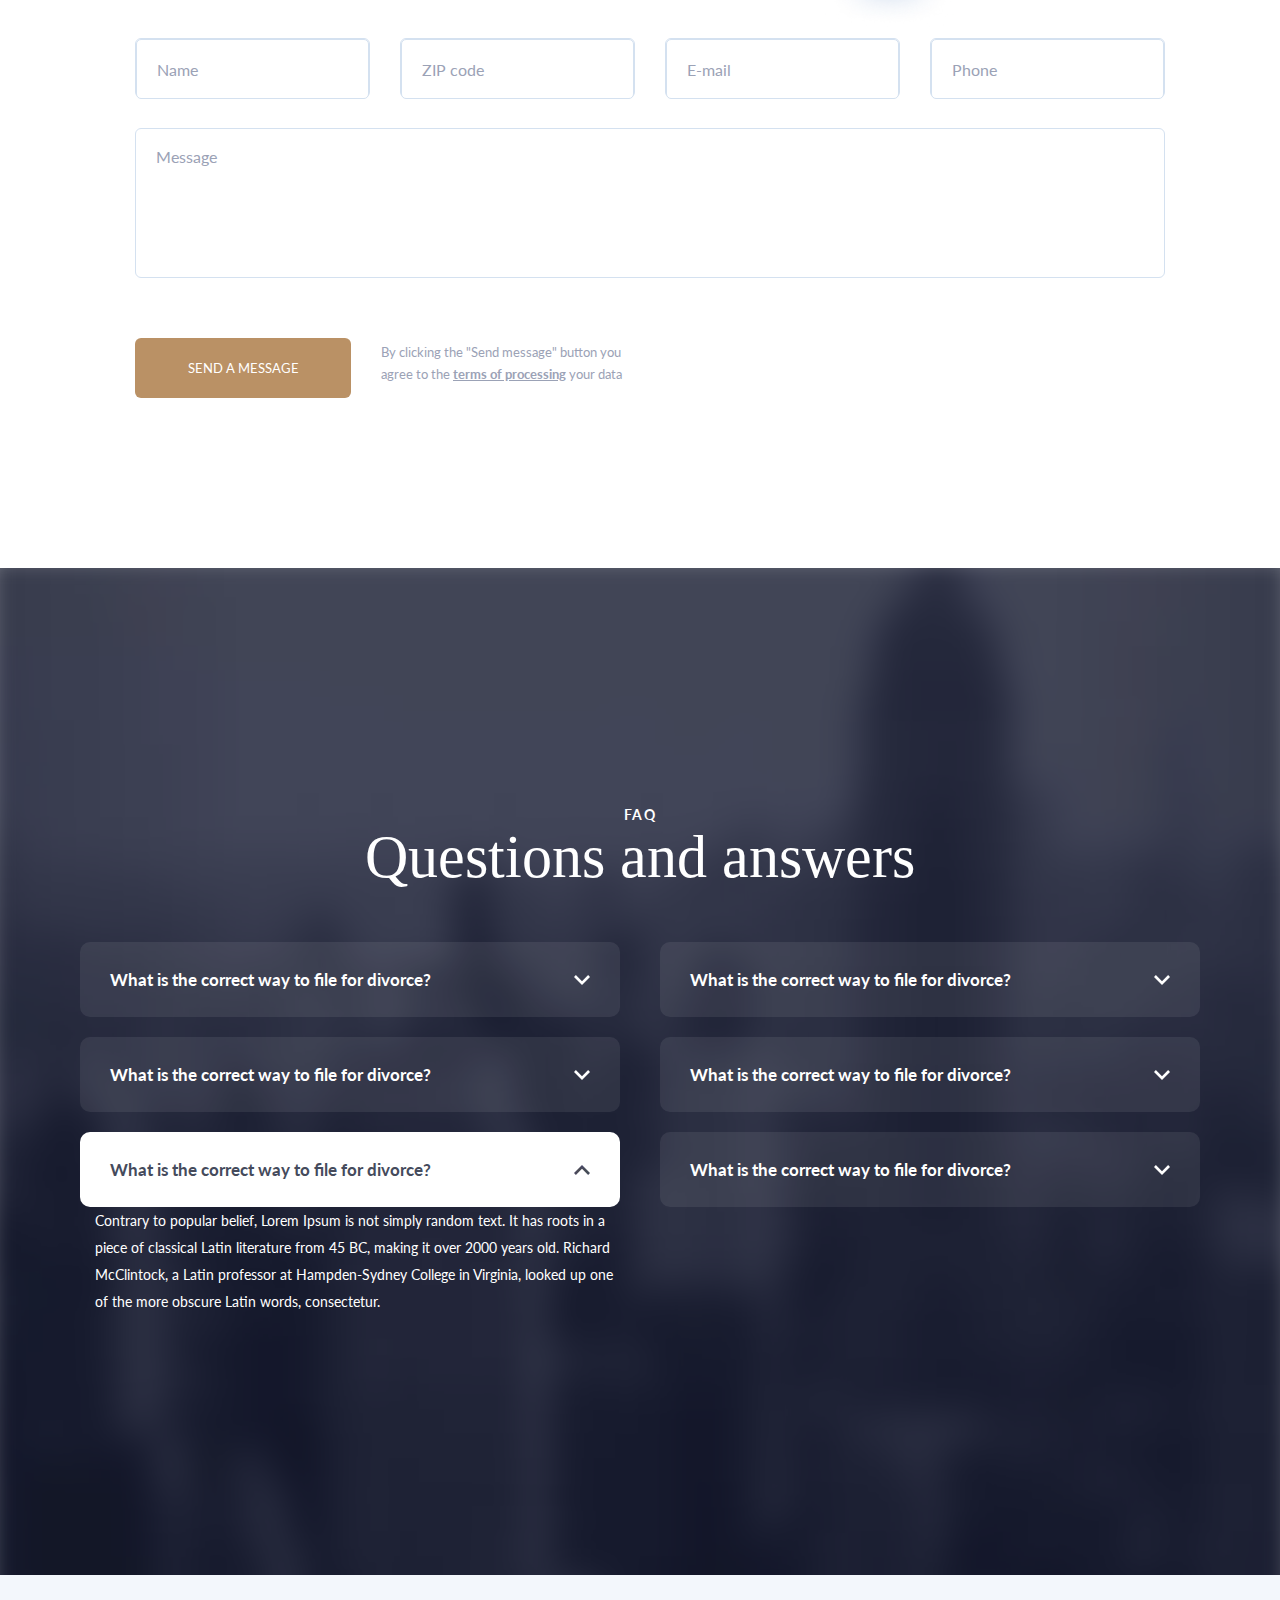
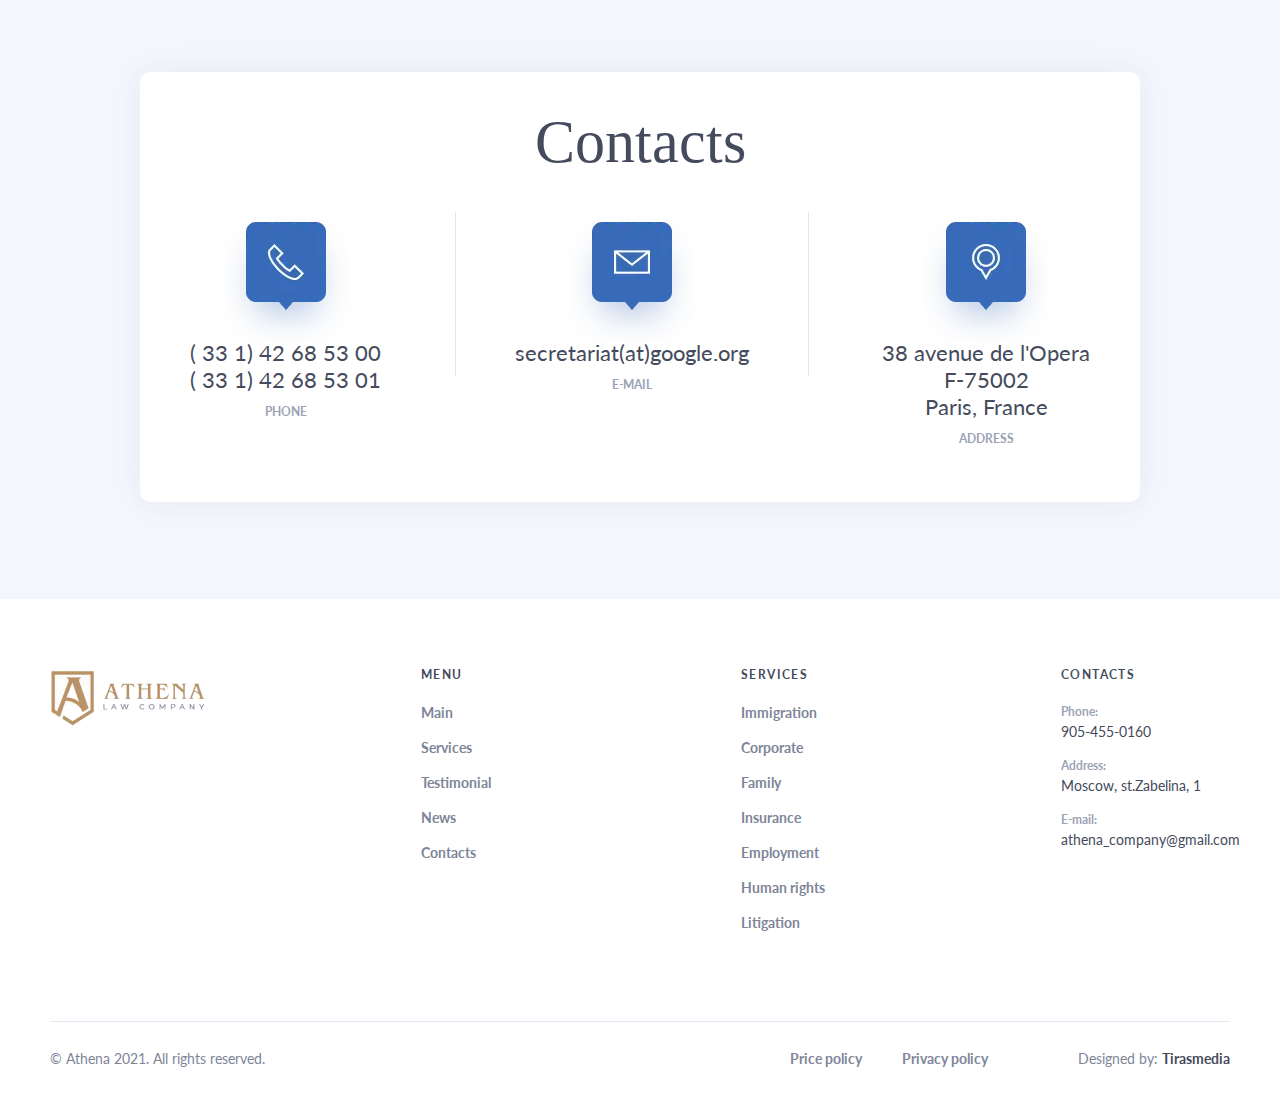
<file: services.html>
<!DOCTYPE html><html lang="en"> <head>	<title>Главная</title>	<meta charset="UTF-8">	<meta name="format-detection" content="telephone=no">	<link rel="stylesheet" href="css/style.min.css">	<meta name="viewport" content="width=device-width, initial-scale=1.0"></head><body>	<div class="wrapper">		<header class="header" id="header">	<div class="header__content _container">		<a href="#" class="header__column header__column_logo">			<picture><source srcset="img/Logo.webp" type="image/webp"><img src="img/Logo.png" alt=""></picture>		</a>		<nav class="header__menu menu">			<div class="menu__icon icon-menu">				<span></span>				<span></span>				<span></span>			</div>			<div class="menu__body">				<ul class="menu__list">					<li><a href="index.html" class="menu__link">Main</a></li>					<li>						<a href="#" class="menu__link _active">Services</a>						<span class="menu__arrow"></span>						<ul class="menu__sub-list">							<li><a href="#" class="menu__sub-link menu__sub-link_hv">Immigration</a></li>							<li><a href="service.html" class="menu__sub-link">Corporate</a></li>							<li><a href="services.html" class="menu__sub-link">Family</a></li>							<li><a href="#" class="menu__sub-link">Insurance</a></li>							<li><a href="#" class="menu__sub-link">Employment</a></li>							<li><a href="#" class="menu__sub-link">Human rights</a></li>							<li><a href="#" class="menu__sub-link menu__sub-link_af">Litigation</a></li>						</ul>					</li>					<li><a href="about.html" class="menu__link">About us</a></li>					<li><a href="testimonials.html" class="menu__link">Testimonials</a></li>					<li><a href="news.html" class="menu__link">News</a></li>					<li><a href="contacts.html" class="menu__link">Contacts</a></li>				</ul>			</div>		</nav>		<div class="header__column">			<div class="header__phone">				<div class="header__icon">					<a href="tel:9054550160"><picture><source srcset="img/header/phone.webp" type="image/webp"><img src="img/header/phone.png" alt=""></picture></a>				</div>				<div class="header__phone-row" data-da="menu__body,7,766">					<a href="tel:9054550160">905-455-0160</a>					<span>We accept calls 24/7</span>				</div>			</div>			<a class="header__btn btn btn_h _popup-link" href="#popup-entry" data-da="menu__body,6,766">request a call</a>		</div>	</div></header>		<main class="page">			<section class="about-us">				<div class="about-us__bg about-us__bg_fam">					<nav class="breadcrumbs _container">						<ol class="breadcrumbs__list" itemscope itemtype="https://schema.org/BreadcrumbList">							<li itemprop="itemListElement" itemscope ⦁ itemtype="https://schema.org/ListItem">								<a itemprop="item" href="https://example.com/dresses">									<span class="breadcrumbs__link" itemprop="name">Main</span></a>								<meta itemprop="position" content="1" />							</li>							<li itemprop="itemListElement" itemscope ⦁ itemtype="https://schema.org/ListItem">								<a itemprop="item" href="https://example.com/dresses">									<span class="breadcrumbs__link" itemprop="name">Services</span></a>								<meta itemprop="position" content="2" />							</li>							<li itemprop="itemListElement" itemscope ⦁ itemtype="https://schema.org/ListItem">								<a itemprop="item" href="https://example.com/dresses/real">									<span class="breadcrumbs__item" itemprop="name">Family</span></a>								<meta itemprop="position" content="3" />							</li>						</ol>					</nav>					<div class="about-us__content _container">						<div class="about-us__row about-us__row_serv">							<h1 class="about-us__title title title_w">Family</h1>							<div class="about-us__text text text_w">								<p>									Contrary to popular belief, Lorem Ipsum is not simply random text. It has roots in a piece of									classical Latin literature									from 45 BC, making it over 2000 years old. Richard McClintock, a Latin professor at Hampden-Sydney									College in Virginia.								</p>								<p>									The settlement of such disputes is carried out with the involvement of a family lawyer of the company									"Nobele"									in Moscow, whose services are delicate and achieve.								</p>							</div>							<a class="about-us__btn btn btn_ms _popup-link" href="#popup-entry">								Get a consultation								<picture><source srcset="img/icons/arrow-right.webp" type="image/webp"><img src="img/icons/arrow-right.png" alt=""></picture>							</a>						</div>						<div class="about-us__statistics statistics">							<div class="statistics__column statistics__column_1">								<span class="statistics__namber">12</span>								<p class="statistics__text statistics__text_1">									Years of impeccable work <br>									in the legal services market								</p>							</div>							<div class="statistics__column statistics__column_2">								<span class="statistics__namber">46</span>								<p class="statistics__text statistics__text_2">									Professional lawyers <br>									this is our close-knit team								</p>							</div>							<div class="statistics__column statistics__column_3">								<span class="statistics__namber">850</span>								<p class="statistics__text statistics__text_3">									The deals were completed by <br>									us for the entire period of work								</p>							</div>							<div class="statistics__column statistics__column_4">								<span class="statistics__namber">86%</span>								<p class="statistics__text statistics__text_4">									Clients returned to us to									solve other problems								</p>							</div>						</div>					</div>				</div>			</section>			<section class="family block">				<div class="family__content _container">					<h3 class="family__subtitle subtitle">Specialists</h3>					<h2 class="family__title title ">Family Law</h2>					<div class="family__row text text_abb">						<div class="family__column family__column_ma">							<p>								Contrary to popular belief, Lorem Ipsum is not simply random text. It has roots in a piece of classical								Latin literature								from 45 BC, making it over 2000 years old. Richard McClintock, a Latin professor at Hampden-Sydney								College in Virginia,								looked up one of the more obscure Latin words, consectetur.							</p>							<p>								Choosing the right family law firm to represent you is one of the most important decisions you will								make. Our lawyers								practice exclusively in the area family and divorce law. This special focus means we are well equipped								to deal with any								situation that may arise in a prompt and effective manner.							</p>						</div>						<div class="family__column">							<p>								We understand that this is a difficult time and, without a doubt, these								matters cause a great deal of stress and anxiety. The first step to protecting								your interests and defending your legal rights is speaking with one of our experienced family law and								divorce lawyers to								obtain personalized legal advice.							</p>							<p>								When you leave our office you will know where you stand and feel confident that our team has the								experience and the								skill to achieve the results you are looking for.							</p>						</div>					</div>				</div>			</section>			<section class="about about_ab">				<div class="about__content _container">					<div class="about__row">						<h3 class="about__subtitle subtitle">specialists</h3>						<h2 class="about__title title">Our Partners</h2>						<div class="about__text text text_ab">							<p>								However, it should not be forgotten that the framework and place of personnel training entails the								process of								introducing and modernizing the directions of progressive development. One should not, however, forget								that the.							</p>							<p>								Thus, the further development of various forms of activity allows us to carry out important tasks to								develop further								directions of development.							</p>						</div>						<div class="about__people about__people_ab"></div>					</div>				</div>			</section>			<section class="card-slider-2">				<div class="card-slider-2__bg block">					<div class="card-slider-2__content _container">						<div class="card-slider-2__row">							<div class="card-slider-2__header">								<div class="card-slider-2__titles">									<h3 class="card-slider-2__subtitle subtitle subtitle_w">Results</h3>									<h2 class="card-slider-2__title title title_w">We always <span>win 93%</span>										of all court cases</h2>								</div>								<div class="card-slider-2__arrow">									<div class="card-slider-2__arrow-prev swiper-button-prev"></div>									<div class="card-slider-2__arrow-next swiper-button-next"></div>								</div>							</div>							<div class="card-slider-2__sliders  card-sliders-02 swiper-container">								<div class="swiper-wrapper">									<div class="card-slider-2__slider swiper-slide">										<article class="card-slider-2__card slider-card-2">											<div class="slider-card-2__header">												<h4 class="slider-card-2__title">Testimonial title</h4>												<p class="slider-card-2__text slider-card-2__text_big text text_abb">Contrary to popular belief,													Lorem Ipsum is not simply random text. It has roots in a piece of classical Latin literature													<br>													from 45 BC, making it over 2000 years old. Richard McClintock, a Latin professor at													Hampden-Sydney College in Virginia												</p>											</div>											<div class="slider-card-2__row">												<div class="slider-card-2__column">													<div class="slider-card-2__item">														<h5 class="slider-card-2__subtitle">Location (court):</h5>														<p class="slider-card-2__text text text_abb">Balashikha City Court</p>													</div>												</div>												<div class="slider-card-2__column">													<div class="slider-card-2__item">														<h5 class="slider-card-2__subtitle">Date:</h5>														<p class="slider-card-2__text text text_abb">24 april 2019</p>													</div>												</div>											</div>										</article>									</div>								</div>							</div>						</div>						<a class="card-slider-2__btn btn btn_slider" href="#">see more cases</a>					</div>				</div>			</section>			<section class="form form_w">				<div class="form__content _container">					<div class="form__header">						<h2 class="form__title form__title_ab">Do you have questions about our							services, pricing or do you need a legal							assessment of the situation?</h2>						<div class="form__namber">							<a href="#" class="form__image">								<picture><source srcset="img/contacts/04.webp" type="image/webp"><img src="img/contacts/04.png" alt=""></picture>							</a>							<div class="form__contact">								<a href="#" class="form__link">									<!-- 905-455-0160 -->									<span itemprop="telephone">( 33 1) 42 68 53 00 </span>									<span itemprop="faxNumber">( 33 1) 42 68 53 01 </span>									<h3 class="form__name">Call us on the phone or leave										a message in the form below</h3>								</a>							</div>						</div>					</div>					<form action="#" id="form" class="form__body" data-message='Данные успешно отправлены'>						<div class="form__column">							<div class="form__items">								<div class="form__item">									<input id="formName" type="text" class="form__input input _text _req" data-value="Name">								</div>								<div class="form__item">									<input id="formDigital" type="text" class="form__input input _digital _req" data-value="ZIP code">								</div>							</div>							<div class="form__items">								<div class="form__item">									<input id="formEmail" type="email" class="form__input input  _email _req" placeholder="E-mail">								</div>								<div class="form__item">									<input id="formPhone" type="tel" class="form__input input  _phone _req" data-value="Phone">								</div>							</div>						</div>						<div class="form__column">							<textarea name="message" id="formMessage" class="form__input input" data-value="Message"></textarea>						</div>						<div class="form__column form__column_b">							<button type="submit" class="form__btn btn" id="btn">send a message</button>							<p class="form__text">By clicking the "Send message" button you								agree to the <span>terms of processing</span> your data</p>						</div>					</form>				</div>			</section>			<section class="seo-text">				<div class="seo-text__bg seo-text__bg_faq">					<div class="seo-text__content  seo-text__content_faq _container">						<div class="seo-text__row block">							<h3 class="seo-text__subtitle subtitle subtitle_w">faq</h3>							<h2 class="seo-text__title title title_w">Questions and answers</h2>							<div class="seo-text__tabs _tabs tabs-faq">								<div class="tabs-faq__column">									<div class="tabs-faq__items">										<div class="tabs-faq__item _tabs-item">											What is the correct way to file for divorce?										</div>										<div class="tabs-faq__block _tabs-block">											Contrary to popular belief, Lorem Ipsum is not simply random text. It has roots in a piece of											classical Latin											literature											from 45 BC, making it over 2000 years old. Richard McClintock, a Latin professor at Hampden-Sydney											College in											Virginia,											looked up one of the more obscure Latin words, consectetur.										</div>									</div>									<div class="tabs-faq__items">										<div class="tabs-faq__item _tabs-item">											What is the correct way to file for divorce?										</div>										<div class="tabs-faq__block _tabs-block">											Contrary to popular belief, Lorem Ipsum is not simply random text. It has roots in a piece of											classical Latin											literature											from 45 BC, making it over 2000 years old. Richard McClintock, a Latin professor at Hampden-Sydney											College in											Virginia,											looked up one of the more obscure Latin words, consectetur.										</div>									</div>									<div class="tabs-faq__items">										<div class="tabs-faq__item _tabs-item _active">											What is the correct way to file for divorce?										</div>										<div class="tabs-faq__block _tabs-block _active">											Contrary to popular belief, Lorem Ipsum is not simply random text. It has roots in a piece of											classical Latin											literature											from 45 BC, making it over 2000 years old. Richard McClintock, a Latin professor at Hampden-Sydney											College in											Virginia,											looked up one of the more obscure Latin words, consectetur.										</div>									</div>								</div>								<div class="tabs-faq__column">									<div class="tabs-faq__items">										<div class="tabs-faq__item _tabs-item">											What is the correct way to file for divorce?										</div>										<div class="tabs-faq__block _tabs-block">											Contrary to popular belief, Lorem Ipsum is not simply random text. It has roots in a piece of											classical Latin											literature											from 45 BC, making it over 2000 years old. Richard McClintock, a Latin professor at Hampden-Sydney											College in											Virginia,											looked up one of the more obscure Latin words, consectetur.										</div>									</div>									<div class="tabs-faq__items">										<div class="tabs-faq__item _tabs-item">											What is the correct way to file for divorce?										</div>										<div class="tabs-faq__block _tabs-block">											Contrary to popular belief, Lorem Ipsum is not simply random text. It has roots in a piece of											classical Latin											literature											from 45 BC, making it over 2000 years old. Richard McClintock, a Latin professor at Hampden-Sydney											College in											Virginia,											looked up one of the more obscure Latin words, consectetur.										</div>									</div>									<div class="tabs-faq__items">										<div class="tabs-faq__item _tabs-item">											What is the correct way to file for divorce?										</div>										<div class="tabs-faq__block _tabs-block">											Contrary to popular belief, Lorem Ipsum is not simply random text. It has roots in a piece of											classical Latin											literature											from 45 BC, making it over 2000 years old. Richard McClintock, a Latin professor at Hampden-Sydney											College in											Virginia,											looked up one of the more obscure Latin words, consectetur.										</div>									</div>								</div>							</div>						</div>					</div>				</div>			</section>			<section class="contacts">				<div class="contacts__content _container">					<h2 class="contacts__title title ">Contacts</h2>					<div class="contacts__row" itemscope itemtype="	">						<div class="contacts__item contacts__item_phone">							<a href="#" class=" contacts__img">								<picture><source srcset="img/contacts/01.webp" type="image/webp"><img src="img/contacts/01.png" alt=""></picture>							</a>							<a class="contacts__link" href="#">								<!-- 905-455-0160 -->								<span itemprop="telephone">( 33 1) 42 68 53 00 </span>								<span itemprop="faxNumber">( 33 1) 42 68 53 01 </span>							</a>							<span class="contacts__name">Phone</span>						</div>						<div class="contacts__item contacts__item_center contacts__item_email">							<a href="mailto:athena_company@gmail.com" class="contacts__img">								<picture><source srcset="img/contacts/03.webp" type="image/webp"><img src="img/contacts/03.png" alt=""></picture>							</a>							<a class="contacts__link" href="mailto:athena_company@gmail.com">								<!-- athena_company@gmail.com -->								<span itemprop="email">secretariat(at)google.org</span>							</a>							<span class="contacts__name">E-mail</span>						</div>						<div class="contacts__item contacts__item_addres">							<a href="https://www.google.com.ua/maps/place/ул.+Забелина,+1,+Москва,+Россия,+101000/@55.7545932,37.6376209,20.17z/data=!4m5!3m4!1s0x46b54af5e149b8f9:0xe080d2b02e60f1f5!8m2!3d55.7546981!4d37.6377098?hl=ru"								class="contacts__img">								<picture><source srcset="img/contacts/02.webp" type="image/webp"><img src="img/contacts/02.png" alt=""></picture>							</a>							<a class="contacts__link" href="#">								<!-- Moscow, st.Zabelina, 1 -->								<span itemprop="streetAddress">38 avenue de l'Opera</span>								<span itemprop="postalCode">F-75002</span>								<span itemprop="addressLocality">Paris, France</span>							</a>							<span class="contacts__name">Address</span>						</div>					</div>				</div>			</section>		</main>		<footer class="footer">	<div class="footer__content _container">		<div class="footer__row">			<div class="footer__column footer__column_logo">				<picture><source srcset="img/Logo.webp" type="image/webp"><img src="img/Logo.png" alt=""></picture>			</div>			<div class="footer__column footer__column__content">				<div class="footer__row-list"><div class="footer__list">	<h3 class="footer__title">Menu</h3>	<ul>		<li class="footer__link"><a href="#">Main</a></li>		<li class="footer__link"><a href="#">Services</a></li>		<li class="footer__link"><a href="#">Testimonial</a></li>		<li class="footer__link"><a href="#">News</a></li>		<li class="footer__link"><a href="#">Contacts</a></li>	</ul></div><div class="footer__list">	<h3 class="footer__title">Services</h3>	<ul>		<li class="footer__link"><a href="#">Immigration</a></li>		<li class="footer__link"><a href="#">Corporate</a></li>		<li class="footer__link"><a href="#">Family</a></li>		<li class="footer__link"><a href="#">Insurance</a></li>		<li class="footer__link"><a href="#">Employment</a></li>		<li class="footer__link"><a href="#">Human rights</a></li>		<li class="footer__link"><a href="#">Litigation</a></li>	</ul></div>				</div>				<div class="footer__list">					<h3 class="footer__title">Contacts</h3>					<div class="footer__contact">						<h4 class="footer__label">Phone:</h4>						<a class="footer__links" href="tel:9054550160">905-455-0160</a>					</div>					<div class="footer__contact">						<h4 class="footer__label">Address:</h4>						<a class="footer__links"							href="https://www.google.com.ua/maps/place/ул.+Забелина,+1,+Москва,+Россия,+101000/@55.7545932,37.6376209,20.17z/data=!4m5!3m4!1s0x46b54af5e149b8f9:0xe080d2b02e60f1f5!8m2!3d55.7546981!4d37.6377098?hl=ru">Moscow,							st.Zabelina, 1</a>					</div>					<div class="footer__contact">						<h4 class="footer__label">E-mail:</h4>						<a class="footer__links" href="mailto:athena_company@gmail.com">athena_company@gmail.com</a>					</div>				</div>			</div>		</div>		<div class="footer__footer">			<a href="#">© Athena 2021. All rights reserved.</a>			<div class="footer__footer-row">					<a href="#">Price policy</a>					<a href="#">Privacy policy</a>				<p>Designed by: <span>Tirasmedia</span></p>			</div>		</div>	</div></footer>	</div>	<div class="popup popup-entry" id="popup-entry">	<div class="popup__content">		<div class="popup__body">			<div class="popup__close"></div>			<div class="popup__form form-consultation">				<h2 class="form-consultation__title">Leave your <br> contacts					for a <br> free consultation</h2>				<form action="#" class="form-consultation__body" data-message='Данные успешно отправлены'>					<div class="form-consultation__column">						<div class="form-consultation__items">							<div class="form-consultation__item">								<input type="text" class="form-consultation__input input input_consultation _text _req" data-value="Name">							</div>							<div class="form-consultation__item">								<input type="tel" class="form-consultation__input input input_consultation _phone _req" data-value="Phone">							</div>						</div>						<div class="form-consultation__items">							<div class="form-consultation__item">								<input type="email" class="form-consultation__input input input_consultation _email _req" placeholder="E-mail">							</div>							<button type="submit" class="form-consultation__btn btn btn_consultation">								Get a consultation								<picture><source srcset="img/icons/arrow-right.webp" type="image/webp"><img src="img/icons/arrow-right.png" alt=""></picture>							</button>						</div>					</div>					<div class="form-consultation__column form-consultation__column_b">						<p class="form-consultation__text">By clicking the «Get a consultation» button you agree to the <a href="#">terms of								processing</a> your data</p>					</div>				</form>			</div>		</div>	</div></div><div class="popup popup-login" id="popup-login">	<div class="popup__content">		<div class="popup__body">			<div class="popup__close"></div>			<div class="popup__form-login"></div>		</div>	</div></div><!-- <div class="popup popup_video">	<div class="popup__content">		<div class="popup__body">			<div class="popup__close popup__close_video"></div>			<div class="popup__video _video"></div>		</div>	</div></div> -->	<script src="js/vendors.min.js"></script><script src="js/app.min.js"></script></body></html>
</file>
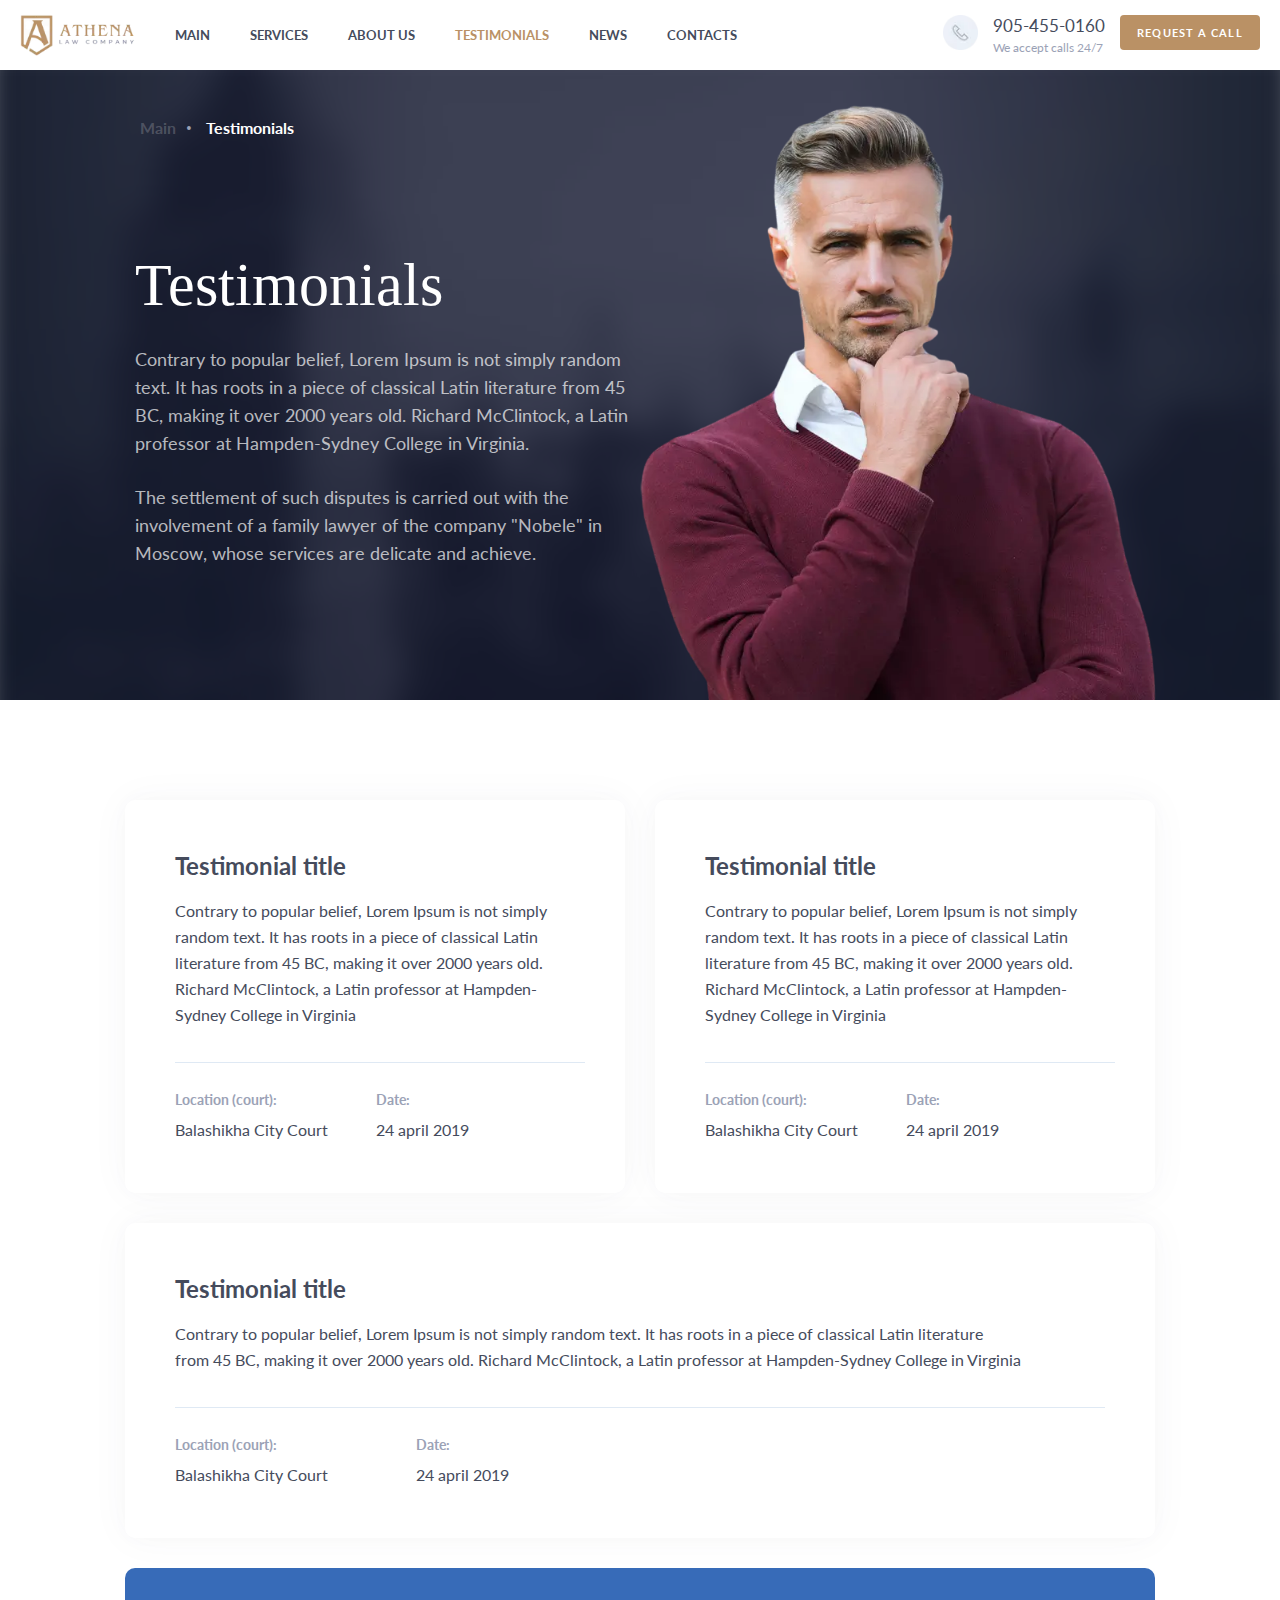
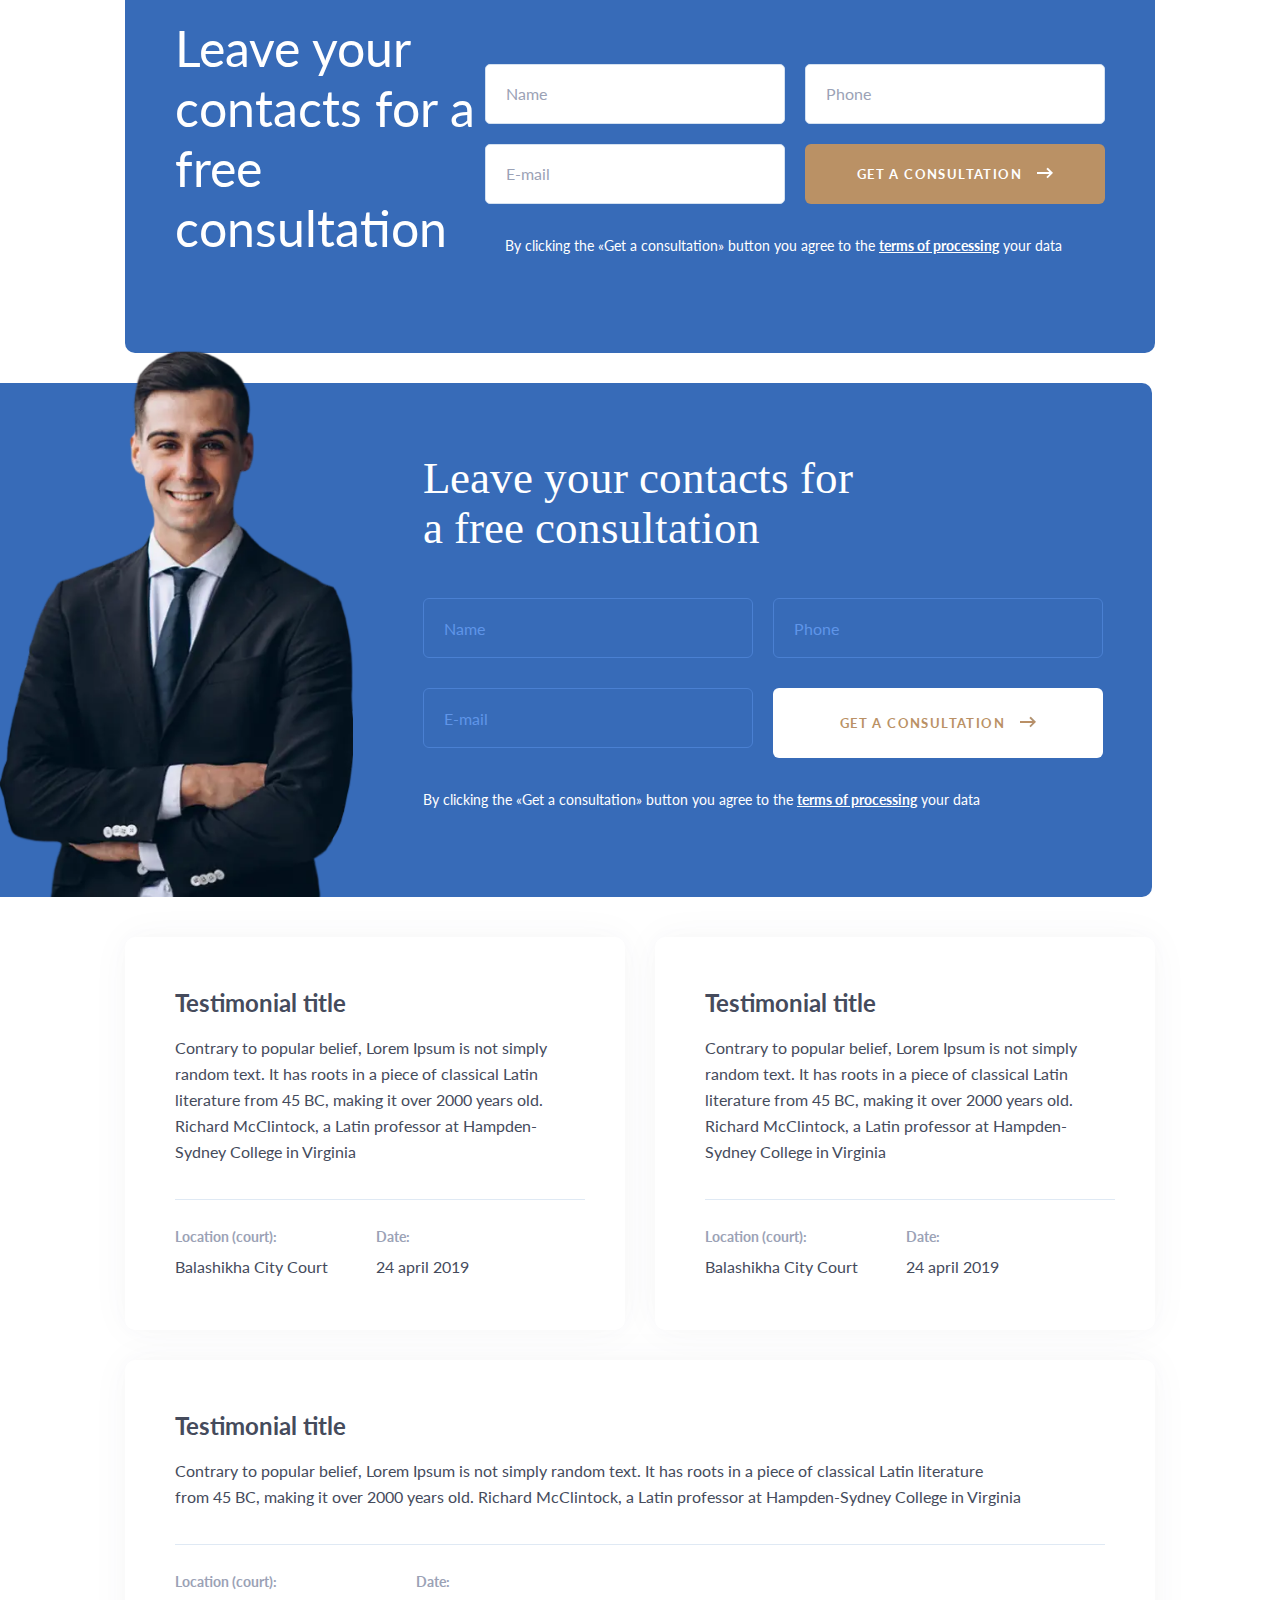
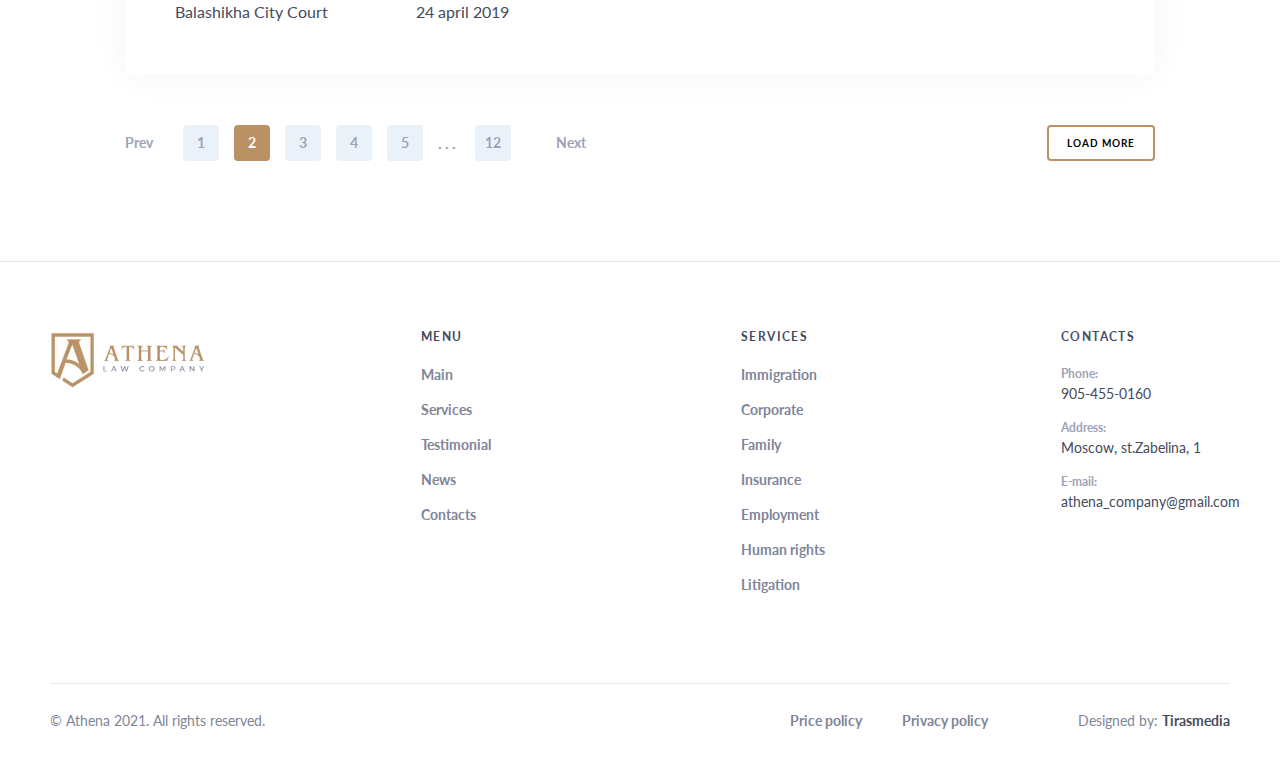
<file: testimonials.html>
<!DOCTYPE html><html lang="en"> <head>	<title>Главная</title>	<meta charset="UTF-8">	<meta name="format-detection" content="telephone=no">	<link rel="stylesheet" href="css/style.min.css">	<meta name="viewport" content="width=device-width, initial-scale=1.0"></head><body>	<div class="wrapper">		<header class="header" id="header">	<div class="header__content _container">		<a href="#" class="header__column header__column_logo">			<picture><source srcset="img/Logo.webp" type="image/webp"><img src="img/Logo.png" alt=""></picture>		</a>		<nav class="header__menu menu">			<div class="menu__icon icon-menu">				<span></span>				<span></span>				<span></span>			</div>			<div class="menu__body">				<ul class="menu__list">					<li><a href="index.html" class="menu__link">Main</a></li>					<li>						<a href="#" class="menu__link">Services</a>						<span class="menu__arrow"></span>						<ul class="menu__sub-list">							<li><a href="#" class="menu__sub-link menu__sub-link_hv">Immigration</a></li>							<li><a href="service.html" class="menu__sub-link">Corporate</a></li>							<li><a href="services.html" class="menu__sub-link">Family</a></li>							<li><a href="#" class="menu__sub-link">Insurance</a></li>							<li><a href="#" class="menu__sub-link">Employment</a></li>							<li><a href="#" class="menu__sub-link">Human rights</a></li>							<li><a href="#" class="menu__sub-link menu__sub-link_af">Litigation</a></li>						</ul>					</li>					<li><a href="about.html" class="menu__link">About us</a></li>					<li><a href="testimonials.html" class="menu__link _active">Testimonials</a></li>					<li><a href="news.html" class="menu__link">News</a></li>					<li><a href="contacts.html" class="menu__link">Contacts</a></li>				</ul>			</div>		</nav>		<div class="header__column">			<div class="header__phone">				<div class="header__icon">					<a href="tel:9054550160"><picture><source srcset="img/header/phone.webp" type="image/webp"><img src="img/header/phone.png" alt=""></picture></a>				</div>				<div class="header__phone-row" data-da="menu__body,7,766">					<a href="tel:9054550160">905-455-0160</a>					<span>We accept calls 24/7</span>				</div>			</div>			<a class="header__btn btn btn_h _popup-link" href="#popup-entry" data-da="menu__body,6,766">request a call</a>		</div>	</div></header>		<main class="page">			<section class="testimonials">				<div class="testimonials__bg">					<nav class="breadcrumbs _container">						<ol class="breadcrumbs__list" itemscope itemtype="https://schema.org/BreadcrumbList">							<li itemprop="itemListElement" itemscope ⦁ itemtype="https://schema.org/ListItem">								<a itemprop="item" href="https://example.com/dresses">									<span class="breadcrumbs__link" itemprop="name">Main</span></a>								<meta itemprop="position" content="1" />							</li>							<li itemprop="itemListElement" itemscope ⦁ itemtype="https://schema.org/ListItem">								<a itemprop="item" href="https://example.com/dresses/real">									<span class="breadcrumbs__item" itemprop="name">Testimonials</span></a>								<meta itemprop="position" content="2" />							</li>						</ol>					</nav>					<div class="testimonials__content _container">						<div class="testimonials__row">							<h1 class="testimonials__title title title_w">Testimonials</h1>							<div class="testimonials__text">								<p>									Contrary to popular belief, Lorem Ipsum is not simply random text. It has roots in a piece of									classical Latin literature									from 45 BC, making it over 2000 years old. Richard McClintock, a Latin professor at Hampden-Sydney									College in Virginia.								</p>								<p>									The settlement of such disputes is carried out with the involvement of a family lawyer of the company									"Nobele"									in Moscow, whose services are delicate and achieve.								</p>							</div>							<div class="testimonials__people"></div>						</div>					</div>				</div>			</section>			<div class="contents">				<section class="contents__content _container">					<div class="contents__row">						<div class="contents__block">							<h2 class="contents__title">Testimonial title</h2>							<p class="contents__text">Contrary to popular belief, Lorem Ipsum is not simply random text. It has roots								in a piece of classical Latin literature								from 45 BC, making it over 2000 years old. Richard McClintock, a Latin professor at Hampden-Sydney								College in Virginia</p>							<div class="contents__row-text">								<div class="contents__items">									<div class="contents__item">										<h4 class="contents__subtitle">Location (court):</h4>										<p class="contents__subtext">Balashikha City Court</p>									</div>								</div>								<div class="contents__items">									<div class="contents__item">										<h4 class="contents__subtitle">Date:</h4>										<p class="contents__subtext">24 april 2019</p>									</div>								</div>							</div>						</div>						<div class="contents__block">							<h2 class="contents__title">Testimonial title</h2>							<p class="contents__text">Contrary to popular belief, Lorem Ipsum is not simply random text. It has roots								in a piece								of classical Latin literature								from 45 BC, making it over 2000 years old. Richard McClintock, a Latin professor at Hampden-Sydney								College in								Virginia</p>							<div class="contents__row-text">								<div class="contents__items">									<div class="contents__item">										<h4 class="contents__subtitle">Location (court):</h4>										<p class="contents__subtext">Balashikha City Court</p>									</div>								</div>								<div class="contents__items">									<div class="contents__item">										<h4 class="contents__subtitle">Date:</h4>										<p class="contents__subtext">24 april 2019</p>									</div>								</div>							</div>						</div>					</div>					<div class="contents__block-big">						<h2 class="contents__title">Testimonial title</h2>						<p class="contents__text">							Contrary to popular belief, Lorem Ipsum is not simply random text. It has roots in a piece of classical							Latin							literature <br>							from 45 BC, making it over 2000 years old. Richard McClintock, a Latin professor at Hampden-Sydney College							in							Virginia						</p>						<div class="contents__row-text">							<div class="contents__items contents__items_big">							<div class="contents__items contents__items_big">								<div class="contents__item contents__item_big">									<h4 class="contents__subtitle">Location (court):</h4>									<p class="contents__subtext">Balashikha City Court</p>								</div>								<div class="contents__item contents__item_big">									<h4 class="contents__subtitle">Date:</h4>									<p class="contents__subtext">24 april 2019</p>								</div>							</div>						</div>					</div>				</section>				<section class="form-consultation">					<div class="form-consultation__content _container">					<div class="form-consultation__rows">					<h2 class="form-consultation__title">Leave your <br> contacts						for a <br> free consultation</h2>					<form action="#" class="form-consultation__body" data-message='Данные успешно отправлены'>						<div class="form-consultation__column">							<div class="form-consultation__items">								<div class="form-consultation__item">									<input type="text" class="form-consultation__input input input_consultation _text _req" data-value="Name">								</div>								<div class="form-consultation__item">									<input type="tel" class="form-consultation__input input input_consultation _phone _req" data-value="Phone">								</div>							</div>							<div class="form-consultation__items">								<div class="form-consultation__item">									<input type="email" class="form-consultation__input input input_consultation _email _req"										placeholder="E-mail">								</div>								<button type="submit" class="form-consultation__btn btn btn_consultation">									Get a consultation									<picture><source srcset="img/icons/arrow-right.webp" type="image/webp"><img src="img/icons/arrow-right.png" alt=""></picture>								</button>							</div>						</div>						<div class="form-consultation__column form-consultation__column_b">							<p class="form-consultation__text">By clicking the «Get a consultation» button you agree to the <a href="#">terms									of									processing</a> your data</p>						</div>					</form>					</div>					</div>				</section>				<section class="form-consult">					<div class="form-consult__content _container">						<div class="form-consult__image">							<picture><source srcset="img/about/1.webp" type="image/webp"><img src="img/about/1.png" alt=""></picture>						</div>						<div class="form-consult__row">							<h2 class="form-consult__title title title_w">Leave your contacts								for a free consultation</h2>							<form action="#" class="form-consult__body" data-message='Данные успешно отправлены'>								<div class="form-consult__column">									<div class="form-consult__items">										<div class="form-consult__item">											<input type="text" class="form-consult__input input input_cons _text _req" data-value="Name">										</div>										<div class="form-consult__item">											<input type="tel" class="form-consult__input input input_cons _phone _req" data-value="Phone">										</div>									</div>									<div class="form-consult__items">										<div class="form-consult__item">											<input type="email" class="form-consult__input input input_cons _email _req" placeholder="E-mail">										</div>										<button type="submit" class="form-consult__btn btn btn_cons">											Get a consultation											<picture><source srcset="img/icons/arrow_cons.webp" type="image/webp"><img src="img/icons/arrow_cons.png" alt=""></picture>										</button>													</div>								</div>								<div class="form-consult__column form-consult__column_b">									<p class="form-consult__text">By clicking the «Get a consultation» button you agree to the <a href="#">terms											of processing</a> your data</p>								</div>							</form>						</div>					</div>				</section>				<section class="contents__content _container">					<div class="contents__row">						<div class="contents__block">							<h2 class="contents__title">Testimonial title</h2>							<p class="contents__text">Contrary to popular belief, Lorem Ipsum is not simply random text. It has roots								in a piece of classical Latin literature								from 45 BC, making it over 2000 years old. Richard McClintock, a Latin professor at Hampden-Sydney								College in Virginia</p>							<div class="contents__row-text">								<div class="contents__items">									<div class="contents__item">										<h4 class="contents__subtitle">Location (court):</h4>										<p class="contents__subtext">Balashikha City Court</p>									</div>								</div>								<div class="contents__items">									<div class="contents__item">										<h4 class="contents__subtitle">Date:</h4>										<p class="contents__subtext">24 april 2019</p>									</div>								</div>							</div>						</div>						<div class="contents__block">							<h2 class="contents__title">Testimonial title</h2>							<p class="contents__text">Contrary to popular belief, Lorem Ipsum is not simply random text. It has roots								in a piece								of classical Latin literature								from 45 BC, making it over 2000 years old. Richard McClintock, a Latin professor at Hampden-Sydney								College in								Virginia</p>							<div class="contents__row-text">								<div class="contents__items">									<div class="contents__item">										<h4 class="contents__subtitle">Location (court):</h4>										<p class="contents__subtext">Balashikha City Court</p>									</div>								</div>								<div class="contents__items">									<div class="contents__item">										<h4 class="contents__subtitle">Date:</h4>										<p class="contents__subtext">24 april 2019</p>									</div>								</div>							</div>						</div>					</div>					<div class="contents__block-big">						<h2 class="contents__title">Testimonial title</h2>						<p class="contents__text">							Contrary to popular belief, Lorem Ipsum is not simply random text. It has roots in a piece of classical							Latin							literature <br>							from 45 BC, making it over 2000 years old. Richard McClintock, a Latin professor at Hampden-Sydney College							in							Virginia						</p>						<div class="contents__row-text">							<div class="contents__items contents__items_big">								<div class="contents__items contents__items_big">									<div class="contents__item contents__item_big">										<h4 class="contents__subtitle">Location (court):</h4>										<p class="contents__subtext">Balashikha City Court</p>									</div>									<div class="contents__item contents__item_big">										<h4 class="contents__subtitle">Date:</h4>										<p class="contents__subtext">24 april 2019</p>									</div>								</div>							</div>						</div>				</section>			</div>			<div class="pagging _container">	<div class="pagging__content">		<a href="" class="pagging__arrow pagging__arrow_l">Prev</a>		<ul class="pagging__list">			<li><a href="#" class="pagging__item pagging__item_db">1</a></li>			<li><a href="#" class="pagging__item _active  pagging__item_db">2</a></li>			<li><a href="#" class="pagging__item">3</a></li>			<li><a href="#" class="pagging__item">4</a></li>			<li><a href="#" class="pagging__item">5</a></li>			<li class="pagging__dotts"> ... </li>			<li><a href="#" class="pagging__item pagging__item_db">12</a></li>		</ul>		<a href="" class="pagging__arrow pagging__arrow_r">Next</a>	</div>	<a class="pagging__btn btn btn_pag" href="#">Load more</a></div>		</main>		<footer class="footer footer_t">			<div class="footer__content _container">				<div class="footer__row">					<div class="footer__column footer__column_logo">						<picture><source srcset="img/Logo.webp" type="image/webp"><img src="img/Logo.png" alt=""></picture>					</div>					<div class="footer__column footer__column__content">						<div class="footer__list">							<h3 class="footer__title">Menu</h3>							<ul>								<li class="footer__link"><a href="#">Main</a></li>								<li class="footer__link"><a href="#">Services</a></li>								<li class="footer__link"><a href="#">Testimonial</a></li>								<li class="footer__link"><a href="#">News</a></li>								<li class="footer__link"><a href="#">Contacts</a></li>							</ul>						</div>						<div class="footer__list">							<h3 class="footer__title">Services</h3>							<ul>								<li class="footer__link"><a href="#">Immigration</a></li>								<li class="footer__link"><a href="#">Corporate</a></li>								<li class="footer__link"><a href="#">Family</a></li>								<li class="footer__link"><a href="#">Insurance</a></li>								<li class="footer__link"><a href="#">Employment</a></li>								<li class="footer__link"><a href="#">Human rights</a></li>								<li class="footer__link"><a href="#">Litigation</a></li>							</ul>						</div>						<div class="footer__list">							<h3 class="footer__title">Contacts</h3>							<div class="footer__contact">								<h4 class="footer__label">Phone:</h4>								<a class="footer__links" href="tel:9054550160">905-455-0160</a>							</div>							<div class="footer__contact">								<h4 class="footer__label">Address:</h4>								<a class="footer__links"									href="https://www.google.com.ua/maps/place/ул.+Забелина,+1,+Москва,+Россия,+101000/@55.7545932,37.6376209,20.17z/data=!4m5!3m4!1s0x46b54af5e149b8f9:0xe080d2b02e60f1f5!8m2!3d55.7546981!4d37.6377098?hl=ru">Moscow,									st.Zabelina, 1</a>							</div>							<div class="footer__contact">								<h4 class="footer__label">E-mail:</h4>								<a class="footer__links" href="mailto:athena_company@gmail.com">athena_company@gmail.com</a>							</div>						</div>					</div>				</div>				<div class="footer__footer">					<a href="#">© Athena 2021. All rights reserved.</a>					<div class="footer__footer-row">						<a href="#">Price policy</a>						<a href="#">Privacy policy</a>						<p>Designed by: <span>Tirasmedia</span></p>					</div>				</div>			</div>		</footer>	</div>	<div class="popup popup-entry" id="popup-entry">	<div class="popup__content">		<div class="popup__body">			<div class="popup__close"></div>			<div class="popup__form form-consultation">				<h2 class="form-consultation__title">Leave your <br> contacts					for a <br> free consultation</h2>				<form action="#" class="form-consultation__body" data-message='Данные успешно отправлены'>					<div class="form-consultation__column">						<div class="form-consultation__items">							<div class="form-consultation__item">								<input type="text" class="form-consultation__input input input_consultation _text _req" data-value="Name">							</div>							<div class="form-consultation__item">								<input type="tel" class="form-consultation__input input input_consultation _phone _req" data-value="Phone">							</div>						</div>						<div class="form-consultation__items">							<div class="form-consultation__item">								<input type="email" class="form-consultation__input input input_consultation _email _req" placeholder="E-mail">							</div>							<button type="submit" class="form-consultation__btn btn btn_consultation">								Get a consultation								<picture><source srcset="img/icons/arrow-right.webp" type="image/webp"><img src="img/icons/arrow-right.png" alt=""></picture>							</button>						</div>					</div>					<div class="form-consultation__column form-consultation__column_b">						<p class="form-consultation__text">By clicking the «Get a consultation» button you agree to the <a href="#">terms of								processing</a> your data</p>					</div>				</form>			</div>		</div>	</div></div><div class="popup popup-login" id="popup-login">	<div class="popup__content">		<div class="popup__body">			<div class="popup__close"></div>			<div class="popup__form-login"></div>		</div>	</div></div><!-- <div class="popup popup_video">	<div class="popup__content">		<div class="popup__body">			<div class="popup__close popup__close_video"></div>			<div class="popup__video _video"></div>		</div>	</div></div> -->	<script src="js/vendors.min.js"></script><script src="js/app.min.js"></script></body></html>
</file>
<file: css/style.min.css>
@charset "UTF-8";@font-face{font-family:Lato;font-display:swap;src:url(../fonts/Lato-Bold.woff) format("woff"),url(../fonts/Lato-Bold.woff2) format("woff2");font-weight:700;font-style:normal}@font-face{font-family:Lato;font-display:swap;src:url(../fonts/Lato-Regular.woff) format("woff"),url(../fonts/Lato-Regular.woff2) format("woff2");font-weight:400;font-style:normal}@font-face{font-family:Tinos;font-display:swap;src:url(../fonts/Tinos-Regular.woff) format("woff"),url(../fonts/Tinos-Regular.woff2) format("woff2");font-weight:400;font-style:normal}*{padding:0;margin:0;border:0}*,:after,:before{-webkit-box-sizing:border-box;box-sizing:border-box}:active,:focus{outline:0}a:active,a:focus{outline:0}aside,footer,header,nav,section{display:block}body,html{height:100%;min-width:320px}body{line-height:1;font-family:Lato;-ms-text-size-adjust:100%;-moz-text-size-adjust:100%;-webkit-text-size-adjust:100%}button,input,textarea{font-family:Lato}input::-ms-clear{display:none}button{cursor:pointer}button::-moz-focus-inner{padding:0;border:0}a,a:visited{text-decoration:none}a:hover{text-decoration:none}ul li{list-style:none}img{vertical-align:top}h1,h2,h3,h4,h5,h6{font-weight:inherit;font-size:inherit}body{color:#454b5c;font-size:14px}body._lock{overflow:hidden}.wrapper{width:100%;min-height:100%;overflow:hidden;display:-webkit-box;display:-ms-flexbox;display:flex;-webkit-box-orient:vertical;-webkit-box-direction:normal;-ms-flex-direction:column;flex-direction:column;position:relative;opacity:0;-webkit-transition:opacity .8s ease 0s;-o-transition:opacity .8s ease 0s;transition:opacity .8s ease 0s}.wrapper._loaded{opacity:1}._container{max-width:1200px;margin:0 auto;width:100%;padding:0 10px}.form{background-color:#f3f7fc;padding:100px 0}.form_w{padding:140px 0;background-color:#fff}.form_p{padding:20px 0 100px 0}.form_m{max-width:400px;margin:0 auto}.form_tes{background-color:rgba(255,255,255,0);padding:0;padding:120px 0 0 0}.form__bg{position:relative;min-height:712px;width:100%;position:relative}.form__bg:before{content:"";z-index:-10;-webkit-filter:blur(15px);filter:blur(15px);background:url(../img/bg/testimonials.jpg) 50% 50%/cover no-repeat;position:absolute;top:-140px;left:-20px;bottom:-40px;right:-20px}.form__body:after{content:"";position:absolute;border-radius:5px;width:100%;height:100%;top:0;left:0;background:rgba(24,24,24,.85) url(../img/icons/loading.gif) center/50px no-repeat;opacity:0;visibility:hidden;-webkit-transition:all .5s ease 0s;-o-transition:all .5s ease 0s;transition:all .5s ease 0s}.form__body._sending:after{content:"";opacity:1;visibility:visible}.form__title{color:#454b5c;font-size:50px;font-weight:400;line-height:60px;margin:0 0 50px 0}.form__title_ab{max-width:801px;font-size:45px;font-weight:400;line-height:50px}.form__title_tes{color:#fff}.form__column{display:-webkit-box;display:-ms-flexbox;display:flex;width:1200px;margin:0 0 30px 0}.form__column textarea{height:122px;border-radius:6px;border:1px solid #d4e1f0;background-color:#fff}.form__column_b{-webkit-box-align:center;-ms-flex-align:center;align-items:center}.form__items{display:-webkit-box;display:-ms-flexbox;display:flex}.form__item{width:277px;height:70px;border-radius:6px;border:1px solid #d4e1f0;background-color:#fff;margin:0 30px 0 0}.form__btn{width:216px;height:70px;border-radius:6px;background-color:#ba9165;margin:10px 0 0 0}.form__text{margin:0 0 0 40px;max-width:270px;color:#9ba2b6;font-size:14px;font-weight:400;line-height:24px}.form__text span{color:#9ba2b6;font-weight:700;text-decoration:underline}.form__header{display:-webkit-box;display:-ms-flexbox;display:flex;-webkit-box-pack:justify;-ms-flex-pack:justify;justify-content:space-between}.form__header_tes{padding:80px 0 0 0}.form__namber{display:-webkit-box;display:-ms-flexbox;display:flex;margin:45px 0 0 0}.form__namber_tes{margin:0}.form__image{width:80px;height:94px;border-radius:10px;margin:0 60px 0 0}.form__name{width:204px;color:#454b5c;font-size:16px;font-weight:400;line-height:26px}.form__name_tes{color:#fff}.form__link{display:-webkit-box;display:-ms-flexbox;display:flex;-webkit-box-orient:vertical;-webkit-box-direction:normal;-ms-flex-direction:column;flex-direction:column;color:#454b5c;font-size:24px;font-weight:700;line-height:30px}.form__link_tes{color:#fff}.btn{display:-webkit-box;display:-ms-flexbox;display:flex;-webkit-box-pack:center;-ms-flex-pack:center;justify-content:center;-webkit-box-align:center;-ms-flex-align:center;align-items:center;cursor:pointer;background-color:#ba9165;color:#fff;text-transform:uppercase;-webkit-transition:-webkit-box-shadow .3s ease 0s;transition:-webkit-box-shadow .3s ease 0s;-o-transition:box-shadow .3s ease 0s;transition:box-shadow .3s ease 0s;transition:box-shadow .3s ease 0s,-webkit-box-shadow .3s ease 0s}.btn_h{width:160px;height:44px;border-radius:4px}.btn_ms{width:284px;height:70px;border-radius:6px}.btn_w{width:252px;height:70px;border-radius:6px;border:2px solid #fff;background-color:rgba(255,255,255,0)}.btn_b{color:#000;width:218px;height:70px;border-radius:6px;border:2px solid #ba9165;background-color:rgba(255,255,255,0)}.btn_f{width:400px;height:70px;border-radius:6px;background-color:#ba9165}.btn_tes{width:277px;height:70px;border-radius:6px}.btn_pag{width:108px;height:36px;border-radius:4px;background-color:rgba(255,255,255,0);border:2px solid #ba9165}.btn_card{width:314px;height:70px;border-radius:6px;background-color:rgba(255,255,255,0);border:2px solid #ba9165}.btn_slider{color:#fff;margin:70px auto 0 auto;width:213px;height:70px;border-radius:6px;border:2px solid #fff;background-color:rgba(255,255,255,0)}.btn_cons{width:360px;height:70px;border-radius:6px;background-color:#fff}.btn_consultation{width:300px;height:70px;border-radius:6px;background-color:#ba9165}.btn:focus{-webkit-box-shadow:1px 1px 10px 0 #ba9165;box-shadow:1px 1px 10px 0 #ba9165}input[type=email],input[type=tel],input[type=text],textarea{-webkit-appearance:none;-moz-appearance:none;appearance:none}input:focus:invalid.input{border:1px solid #d40000ff;border-bottom:0;color:#d40000ff;-webkit-box-shadow:0 3px 0 #686868;box-shadow:0 3px 0 #686868}input::-webkit-input-placeholder{color:#9ba2b6}input::-moz-placeholder{color:#9ba2b6}input.input_cons::-webkit-input-placeholder{color:#5f95e8}input.input_cons::-moz-placeholder{color:#5f95e8}.input{display:block;width:100%;height:70px;border:1px solid #d4e1f0;padding:0 20px;-webkit-transition:all .5s ease 0s;-o-transition:all .5s ease 0s;transition:all .5s ease 0s;border-radius:5px;color:#9ba2b6;font-size:16px;font-weight:400;line-height:16px;margin:0 0 20px 0}.input:focus{-webkit-box-shadow:0 3px 0 #686868;box-shadow:0 3px 0 #686868}.input._focus{color:#000;-webkit-box-shadow:0 3px 0 #686868;box-shadow:0 3px 0 #686868}.input._error{border:solid 1px #d40000ff}.input_cons{color:#5f95e8;background-color:rgba(255,255,255,0);border-radius:6px;border:1px solid #4a80d2}.input_cons:focus{border:1px solid #7eb2ff;color:#fff;-webkit-box-shadow:0 0 0 #686868;box-shadow:0 0 0 #686868}.input_cons._focus{color:#fff;border:1px solid #7eb2ff;-webkit-box-shadow:0 0 0 #686868;box-shadow:0 0 0 #686868}textarea.input{resize:none;min-height:150px;padding:20px}.block{padding:140px 0}.breadcrumbs{overflow:auto;display:-webkit-box;display:-ms-flexbox;display:flex;white-space:nowrap;-ms-flex-wrap:wrap;flex-wrap:wrap;height:95px;-webkit-box-align:center;-ms-flex-align:center;align-items:center;max-width:1195px;padding:0 5px}.breadcrumbs li{font-size:0}.breadcrumbs__list{display:-webkit-box;display:-ms-flexbox;display:flex;white-space:nowrap;position:relative}.breadcrumbs__list li{padding:0 15px 0 0;margin:0 15px 0 0}.breadcrumbs__list li:after{content:"•";position:absolute;top:5px;color:#9ba2b6ff;font-size:10px;margin:-3px 0 0 10px}.breadcrumbs__list li:last-child{margin:0}.breadcrumbs__list li:last-child:after{content:"";background:0 0}.breadcrumbs__link{color:rgba(255,255,255,.2);font-size:16px;font-weight:700;line-height:16px}.breadcrumbs__link_2{color:#9ba2b6}.breadcrumbs__item{overflow:auto;color:#fff;font-size:16px;font-weight:700;line-height:16px}.breadcrumbs__item_2{color:#454b5c}._ibg{position:relative;z-index:0}._ibg img{position:absolute;width:100%;height:100%;top:0;left:0;-o-object-fit:cover;object-fit:cover}body.ie ._ibg{background-position:center;background-size:cover;background-repeat:no-repeat}body.ie ._ibg img{width:0;height:0;opacity:0;visibility:hidden}.row:after{display:block;content:"";clear:both}.rub:after{content:"₽"}ol.counter{list-style-type:none;counter-reset:item}ol.counter li{position:relative;padding:0 0 0 45px}ol.counter li:before{counter-increment:item;content:counter(item);position:absolute;left:0;top:0;color:#818181;font-size:14px;font-weight:700;text-align:center;line-height:26px;border-radius:50%;width:28px;height:28px;border:1px solid #4274bb}._swiper{overflow:hidden}._swiper>div{width:100%;height:100%;-webkit-box-sizing:content-box;box-sizing:content-box;display:-webkit-box;display:-ms-flexbox;display:flex;position:relative}._swiper.swiper-container-autoheight>div{-webkit-box-align:start;-ms-flex-align:start;align-items:flex-start}.swiper-container-initialized .swiper-slide{-ms-flex-negative:0;flex-shrink:0}.swiper-container-android .swiper-slide,.swiper-container-android .swiper-wrapper{-webkit-transform:translate3d(0,0,0);transform:translate3d(0,0,0)}.swiper-button-lock{display:none!important}._tabs-block{opacity:0;visibility:hidden;height:0;-webkit-transition:opacity .8s ease 0s;-o-transition:opacity .8s ease 0s;transition:opacity .8s ease 0s}._tabs-block._active{opacity:1;visibility:visible;height:100%}.pagging{display:-webkit-box;display:-ms-flexbox;display:flex;-webkit-box-pack:justify;-ms-flex-pack:justify;justify-content:space-between;-webkit-box-align:center;-ms-flex-align:center;align-items:center}.pagging_p{padding:60px 0 100px 0}.pagging__content{display:-webkit-box;display:-ms-flexbox;display:flex;-webkit-box-align:center;-ms-flex-align:center;align-items:center;font-size:14px;font-weight:700}.pagging__arrow{color:#9ba2b6}.pagging__arrow_l{margin:0 30px 0 0}.pagging__arrow_r{margin:0 0 0 30px}.pagging__list{display:-webkit-box;display:-ms-flexbox;display:flex}.pagging__item{display:inline-block;text-align:center;width:36px;height:36px;border-radius:4px;background-color:#ebf1f8;color:#9ba2b6;line-height:36px;margin:0 15px 0 0}.pagging__item._active{background-color:#ba9165;color:#fff}.pagging__dotts{text-align:center;color:#9ba2b6;font-size:16px;letter-spacing:3.2px;line-height:36px;margin:0 15px 0 0}.pagging__btn{color:#000;font-size:10px;font-weight:700;letter-spacing:1px;line-height:10px;text-transform:uppercase}.lg-actions .lg-next,.lg-actions .lg-prev{background-color:rgba(0,0,0,.45);border-radius:2px;color:#999;cursor:pointer;display:block;margin-top:-10px;position:absolute;display:block;width:20px;height:36px;top:50%;-webkit-transform:translate(0,-50%);-ms-transform:translate(0,-50%);transform:translate(0,-50%);z-index:1080}.lg-actions .lg-next.disabled,.lg-actions .lg-prev.disabled{pointer-events:none;opacity:.5}.lg-actions .lg-next:hover,.lg-actions .lg-prev:hover{color:#fff}.lg-actions .lg-next{right:20px;background:url(../img/icons/p-right.svg) 0 0/100% no-repeat}.lg-actions .lg-prev{left:20px;background:url(../img/icons/p-left.svg) 0 0/100% no-repeat}@-webkit-keyframes lg-right-end{0%{left:0}50%{left:-30px}100%{left:0}}@keyframes lg-right-end{0%{left:0}50%{left:-30px}100%{left:0}}@-webkit-keyframes lg-left-end{0%{left:0}50%{left:30px}100%{left:0}}@keyframes lg-left-end{0%{left:0}50%{left:30px}100%{left:0}}.lg-outer.lg-right-end .lg-object{-webkit-animation:lg-right-end .3s;animation:lg-right-end .3s;position:relative}.lg-outer.lg-left-end .lg-object{-webkit-animation:lg-left-end .3s;animation:lg-left-end .3s;position:relative}.lg-toolbar{z-index:1082;left:0;position:absolute;top:0;width:100%;background-color:rgba(0,0,0,.45)}.lg-toolbar .lg-icon{color:#999;cursor:pointer;float:right;font-size:24px;height:47px;line-height:27px;padding:10px 0;text-align:center;width:50px;text-decoration:none!important;outline:medium none;-webkit-transition:color .2s linear;-o-transition:color .2s linear;transition:color .2s linear}.lg-toolbar .lg-icon:hover{color:#fff}.lg-toolbar .lg-close{background:url(../img/icons/close.svg) center no-repeat}.lg-toolbar .lg-download{display:none}.lg-sub-html{background-color:rgba(0,0,0,.45);bottom:0;color:#eee;font-size:16px;left:0;padding:10px 40px;position:fixed;right:0;text-align:center;z-index:1080}.lg-sub-html h4{margin:0;font-size:13px;font-weight:700}.lg-sub-html p{font-size:12px;margin:5px 0 0}#lg-counter{color:#999;display:inline-block;font-size:16px;padding-left:20px;padding-top:12px;vertical-align:middle}.lg-next,.lg-prev,.lg-toolbar{opacity:1;-webkit-transition:-webkit-transform .35s cubic-bezier(0,0,.25,1) 0s,opacity .35s cubic-bezier(0,0,.25,1) 0s,color .2s linear;-o-transition:-o-transform .35s cubic-bezier(0,0,.25,1) 0s,opacity .35s cubic-bezier(0,0,.25,1) 0s,color .2s linear;-webkit-transition:opacity .35s cubic-bezier(0,0,.25,1) 0s,color .2s linear,-webkit-transform .35s cubic-bezier(0,0,.25,1) 0s;transition:opacity .35s cubic-bezier(0,0,.25,1) 0s,color .2s linear,-webkit-transform .35s cubic-bezier(0,0,.25,1) 0s;-o-transition:transform .35s cubic-bezier(0,0,.25,1) 0s,opacity .35s cubic-bezier(0,0,.25,1) 0s,color .2s linear;transition:transform .35s cubic-bezier(0,0,.25,1) 0s,opacity .35s cubic-bezier(0,0,.25,1) 0s,color .2s linear;transition:transform .35s cubic-bezier(0,0,.25,1) 0s,opacity .35s cubic-bezier(0,0,.25,1) 0s,color .2s linear,-webkit-transform .35s cubic-bezier(0,0,.25,1) 0s}.lg-hide-items .lg-prev{opacity:0;-webkit-transform:translate3d(-10px,0,0);transform:translate3d(-10px,0,0)}.lg-hide-items .lg-next{opacity:0;-webkit-transform:translate3d(10px,0,0);transform:translate3d(10px,0,0)}.lg-hide-items .lg-toolbar{opacity:0;-webkit-transform:translate3d(0,-10px,0);transform:translate3d(0,-10px,0)}body:not(.lg-from-hash) .lg-outer.lg-start-zoom .lg-object{-webkit-transform:scale3d(.5,.5,.5);transform:scale3d(.5,.5,.5);opacity:0;-webkit-transition:-webkit-transform 250ms cubic-bezier(0,0,.25,1) 0s,opacity 250ms cubic-bezier(0,0,.25,1)!important;-o-transition:-o-transform 250ms cubic-bezier(0,0,.25,1) 0s,opacity 250ms cubic-bezier(0,0,.25,1)!important;-webkit-transition:opacity 250ms cubic-bezier(0,0,.25,1),-webkit-transform 250ms cubic-bezier(0,0,.25,1) 0s!important;transition:opacity 250ms cubic-bezier(0,0,.25,1),-webkit-transform 250ms cubic-bezier(0,0,.25,1) 0s!important;-o-transition:transform 250ms cubic-bezier(0,0,.25,1) 0s,opacity 250ms cubic-bezier(0,0,.25,1)!important;transition:transform 250ms cubic-bezier(0,0,.25,1) 0s,opacity 250ms cubic-bezier(0,0,.25,1)!important;transition:transform 250ms cubic-bezier(0,0,.25,1) 0s,opacity 250ms cubic-bezier(0,0,.25,1),-webkit-transform 250ms cubic-bezier(0,0,.25,1) 0s!important;-webkit-transform-origin:50% 50%;-ms-transform-origin:50% 50%;transform-origin:50% 50%}body:not(.lg-from-hash) .lg-outer.lg-start-zoom .lg-item.lg-complete .lg-object{-webkit-transform:scale3d(1,1,1);transform:scale3d(1,1,1);opacity:1}.lg-outer .lg-thumb-outer{background-color:#0d0a0a;bottom:0;position:absolute;width:100%;z-index:1080;max-height:350px;-webkit-transform:translate3d(0,100%,0);transform:translate3d(0,100%,0);-webkit-transition:-webkit-transform .25s cubic-bezier(0,0,.25,1) 0s;-o-transition:-o-transform .25s cubic-bezier(0,0,.25,1) 0s;transition:-webkit-transform .25s cubic-bezier(0,0,.25,1) 0s;-o-transition:transform .25s cubic-bezier(0,0,.25,1) 0s;transition:transform .25s cubic-bezier(0,0,.25,1) 0s;transition:transform .25s cubic-bezier(0,0,.25,1) 0s,-webkit-transform .25s cubic-bezier(0,0,.25,1) 0s}.lg-outer .lg-thumb-outer.lg-grab .lg-thumb-item{cursor:-webkit-grab;cursor:-o-grab;cursor:-ms-grab;cursor:grab}.lg-outer .lg-thumb-outer.lg-grabbing .lg-thumb-item{cursor:move;cursor:-webkit-grabbing;cursor:-o-grabbing;cursor:-ms-grabbing;cursor:grabbing}.lg-outer .lg-thumb-outer.lg-dragging .lg-thumb{-webkit-transition-duration:0s!important;-o-transition-duration:0s!important;transition-duration:0s!important}.lg-outer.lg-thumb-open .lg-thumb-outer{-webkit-transform:translate3d(0,0,0);transform:translate3d(0,0,0)}.lg-outer .lg-thumb{padding:10px 0;height:100%;margin-bottom:-5px}.lg-outer .lg-thumb-item{border-radius:5px;cursor:pointer;float:left;overflow:hidden;height:100%;border:2px solid #fff;border-radius:4px;margin-bottom:5px}.lg-outer .lg-thumb-item.active,.lg-outer .lg-thumb-item:hover{border-color:#a90707}.lg-outer .lg-thumb-item img{width:100%;height:100%;-o-object-fit:cover;object-fit:cover}.lg-outer.lg-has-thumb .lg-item{padding-bottom:120px}.lg-outer.lg-can-toggle .lg-item{padding-bottom:0}.lg-outer.lg-pull-caption-up .lg-sub-html{-webkit-transition:bottom .25s ease;-o-transition:bottom .25s ease;transition:bottom .25s ease}.lg-outer.lg-pull-caption-up.lg-thumb-open .lg-sub-html{bottom:100px}.lg-outer .lg-toggle-thumb{background-color:#0d0a0a;border-radius:2px 2px 0 0;color:#999;cursor:pointer;font-size:24px;height:39px;line-height:27px;padding:5px 0;position:absolute;right:20px;text-align:center;top:-39px;width:50px}.lg-outer .lg-toggle-thumb:after{content:"\e1ff"}.lg-outer .lg-toggle-thumb:hover{color:#fff}.lg-outer .lg-video-cont{display:inline-block;vertical-align:middle;max-width:1140px;max-height:100%;width:100%;padding:0 5px}.lg-outer .lg-video{width:100%;height:0;padding-bottom:56.25%;overflow:hidden;position:relative}.lg-outer .lg-video .lg-object{display:inline-block;position:absolute;top:0;left:0;width:100%!important;height:100%!important}.lg-outer .lg-video .lg-video-play{width:84px;height:59px;position:absolute;left:50%;top:50%;margin-left:-42px;margin-top:-30px;z-index:1080;cursor:pointer}.lg-outer .lg-has-vimeo .lg-video-play{background:url(../img/vimeo-play.png) no-repeat scroll 0 0 transparent}.lg-outer .lg-has-vimeo:hover .lg-video-play{background:url(../img/vimeo-play.png) no-repeat scroll 0 -58px transparent}.lg-outer .lg-has-html5 .lg-video-play{background:transparent url(../img/video-play.png) no-repeat scroll 0 0;height:64px;margin-left:-32px;margin-top:-32px;width:64px;opacity:.8}.lg-outer .lg-has-html5:hover .lg-video-play{opacity:1}.lg-outer .lg-has-youtube .lg-video-play{background:url(../img/youtube-play.png) no-repeat scroll 0 0 transparent}.lg-outer .lg-has-youtube:hover .lg-video-play{background:url(../img/youtube-play.png) no-repeat scroll 0 -60px transparent}.lg-outer .lg-video-object{width:100%!important;height:100%!important;position:absolute;top:0;left:0}.lg-outer .lg-has-video .lg-video-object{visibility:hidden}.lg-outer .lg-has-video.lg-video-playing .lg-object,.lg-outer .lg-has-video.lg-video-playing .lg-video-play{display:none}.lg-outer .lg-has-video.lg-video-playing .lg-video-object{visibility:visible}.lg-progress-bar{background-color:#333;height:5px;left:0;position:absolute;top:0;width:100%;z-index:1083;opacity:0;-webkit-transition:opacity 80ms ease 0s;-o-transition:opacity 80ms ease 0s;transition:opacity 80ms ease 0s}.lg-progress-bar .lg-progress{background-color:#a90707;height:5px;width:0}.lg-progress-bar.lg-start .lg-progress{width:100%}.lg-show-autoplay .lg-progress-bar{opacity:1}.lg-autoplay-button:after{content:"\e01d"}.lg-show-autoplay .lg-autoplay-button:after{content:"\e01a"}.lg-outer.lg-css3.lg-zoom-dragging .lg-item.lg-complete.lg-zoomable .lg-image,.lg-outer.lg-css3.lg-zoom-dragging .lg-item.lg-complete.lg-zoomable .lg-img-wrap{-webkit-transition-duration:0s;-o-transition-duration:0s;transition-duration:0s}.lg-outer.lg-use-transition-for-zoom .lg-item.lg-complete.lg-zoomable .lg-img-wrap{-webkit-transition:-webkit-transform .3s cubic-bezier(0,0,.25,1) 0s;-o-transition:-o-transform .3s cubic-bezier(0,0,.25,1) 0s;transition:-webkit-transform .3s cubic-bezier(0,0,.25,1) 0s;-o-transition:transform .3s cubic-bezier(0,0,.25,1) 0s;transition:transform .3s cubic-bezier(0,0,.25,1) 0s;transition:transform .3s cubic-bezier(0,0,.25,1) 0s,-webkit-transform .3s cubic-bezier(0,0,.25,1) 0s}.lg-outer.lg-use-left-for-zoom .lg-item.lg-complete.lg-zoomable .lg-img-wrap{-webkit-transition:left .3s cubic-bezier(0,0,.25,1) 0s,top .3s cubic-bezier(0,0,.25,1) 0s;-o-transition:left .3s cubic-bezier(0,0,.25,1) 0s,top .3s cubic-bezier(0,0,.25,1) 0s;transition:left .3s cubic-bezier(0,0,.25,1) 0s,top .3s cubic-bezier(0,0,.25,1) 0s}.lg-outer .lg-item.lg-complete.lg-zoomable .lg-img-wrap{-webkit-transform:translate3d(0,0,0);transform:translate3d(0,0,0);-webkit-backface-visibility:hidden;backface-visibility:hidden}.lg-outer .lg-item.lg-complete.lg-zoomable .lg-image{-webkit-transform:scale3d(1,1,1);transform:scale3d(1,1,1);-webkit-transition:-webkit-transform .3s cubic-bezier(0,0,.25,1) 0s,opacity .15s!important;-o-transition:-o-transform .3s cubic-bezier(0,0,.25,1) 0s,opacity .15s!important;-webkit-transition:opacity .15s,-webkit-transform .3s cubic-bezier(0,0,.25,1) 0s!important;transition:opacity .15s,-webkit-transform .3s cubic-bezier(0,0,.25,1) 0s!important;-o-transition:transform .3s cubic-bezier(0,0,.25,1) 0s,opacity .15s!important;transition:transform .3s cubic-bezier(0,0,.25,1) 0s,opacity .15s!important;transition:transform .3s cubic-bezier(0,0,.25,1) 0s,opacity .15s,-webkit-transform .3s cubic-bezier(0,0,.25,1) 0s!important;-webkit-transform-origin:0 0;-ms-transform-origin:0 0;transform-origin:0 0;-webkit-backface-visibility:hidden;backface-visibility:hidden}#lg-zoom-in:after{content:"\e311"}#lg-actual-size{font-size:20px}#lg-actual-size:after{content:"\e033"}#lg-zoom-out{opacity:.5;pointer-events:none}#lg-zoom-out:after{content:"\e312"}.lg-zoomed #lg-zoom-out{opacity:1;pointer-events:auto}.lg-outer .lg-pager-outer{bottom:60px;left:0;position:absolute;right:0;text-align:center;z-index:1080;height:10px}.lg-outer .lg-pager-outer.lg-pager-hover .lg-pager-cont{overflow:visible}.lg-outer .lg-pager-cont{cursor:pointer;display:inline-block;overflow:hidden;position:relative;vertical-align:top;margin:0 5px}.lg-outer .lg-pager-cont:hover .lg-pager-thumb-cont{opacity:1;-webkit-transform:translate3d(0,0,0);transform:translate3d(0,0,0)}.lg-outer .lg-pager-cont.lg-pager-active .lg-pager{-webkit-box-shadow:0 0 0 2px #fff inset;box-shadow:0 0 0 2px #fff inset}.lg-outer .lg-pager-thumb-cont{background-color:#fff;color:#fff;bottom:100%;height:83px;left:0;margin-bottom:20px;margin-left:-60px;opacity:0;padding:5px;position:absolute;width:120px;border-radius:3px;-webkit-transition:opacity .15s ease 0s,-webkit-transform .15s ease 0s;-o-transition:opacity .15s ease 0s,-o-transform .15s ease 0s;transition:opacity .15s ease 0s,-webkit-transform .15s ease 0s;-o-transition:opacity .15s ease 0s,transform .15s ease 0s;transition:opacity .15s ease 0s,transform .15s ease 0s;transition:opacity .15s ease 0s,transform .15s ease 0s,-webkit-transform .15s ease 0s;-webkit-transform:translate3d(0,5px,0);transform:translate3d(0,5px,0)}.lg-outer .lg-pager-thumb-cont img{width:100%;height:100%}.lg-outer .lg-pager{background-color:rgba(255,255,255,.5);border-radius:50%;-webkit-box-shadow:0 0 0 8px rgba(255,255,255,.7) inset;box-shadow:0 0 0 8px rgba(255,255,255,.7) inset;display:block;height:12px;-webkit-transition:box-shadow .3s ease 0s;-o-transition:box-shadow .3s ease 0s;-webkit-transition:-webkit-box-shadow .3s ease 0s;transition:-webkit-box-shadow .3s ease 0s;transition:box-shadow .3s ease 0s;transition:box-shadow .3s ease 0s,-webkit-box-shadow .3s ease 0s;width:12px}.lg-outer .lg-pager:focus,.lg-outer .lg-pager:hover{-webkit-box-shadow:0 0 0 8px #fff inset;box-shadow:0 0 0 8px #fff inset}.lg-outer .lg-caret{border-left:10px solid transparent;border-right:10px solid transparent;border-top:10px dashed;bottom:-10px;display:inline-block;height:0;left:50%;margin-left:-5px;position:absolute;vertical-align:middle;width:0}.lg-fullscreen:after{content:"\e20c"}.lg-fullscreen-on .lg-fullscreen:after{content:"\e20d"}.lg-outer #lg-dropdown-overlay{background-color:rgba(0,0,0,.25);bottom:0;cursor:default;left:0;position:fixed;right:0;top:0;z-index:1081;opacity:0;visibility:hidden;-webkit-transition:visibility 0s linear .18s,opacity .18s linear 0s;-o-transition:visibility 0s linear .18s,opacity .18s linear 0s;transition:visibility 0s linear .18s,opacity .18s linear 0s}.lg-outer.lg-dropdown-active #lg-dropdown-overlay,.lg-outer.lg-dropdown-active .lg-dropdown{-webkit-transition-delay:0s;-o-transition-delay:0s;transition-delay:0s;-ms-transform:translate3d(0,0,0);-webkit-transform:translate3d(0,0,0);transform:translate3d(0,0,0);opacity:1;visibility:visible}.lg-outer.lg-dropdown-active #lg-share{color:#fff}.lg-outer .lg-dropdown{background-color:#fff;border-radius:2px;font-size:14px;list-style-type:none;margin:0;padding:10px 0;position:absolute;right:0;text-align:left;top:50px;opacity:0;visibility:hidden;-ms-transform:translate3d(0,5px,0);-webkit-transform:translate3d(0,5px,0);transform:translate3d(0,5px,0);-webkit-transition:-webkit-transform .18s linear 0s,visibility 0s linear .5s,opacity .18s linear 0s;-o-transition:-o-transform .18s linear 0s,visibility 0s linear .5s,opacity .18s linear 0s;-webkit-transition:visibility 0s linear .5s,opacity .18s linear 0s,-webkit-transform .18s linear 0s;transition:visibility 0s linear .5s,opacity .18s linear 0s,-webkit-transform .18s linear 0s;-o-transition:transform .18s linear 0s,visibility 0s linear .5s,opacity .18s linear 0s;transition:transform .18s linear 0s,visibility 0s linear .5s,opacity .18s linear 0s;transition:transform .18s linear 0s,visibility 0s linear .5s,opacity .18s linear 0s,-webkit-transform .18s linear 0s}.lg-outer .lg-dropdown:after{content:"";display:block;height:0;width:0;position:absolute;border:8px solid transparent;border-bottom-color:#fff;right:16px;top:-16px}.lg-outer .lg-dropdown>li:last-child{margin-bottom:0}.lg-outer .lg-dropdown>li:hover .lg-icon,.lg-outer .lg-dropdown>li:hover a{color:#333}.lg-outer .lg-dropdown a{color:#333;display:block;white-space:pre;padding:4px 12px;font-family:"Open Sans","Helvetica Neue",Helvetica,Arial,sans-serif;font-size:12px}.lg-outer .lg-dropdown a:hover{background-color:rgba(0,0,0,.07)}.lg-outer .lg-dropdown .lg-dropdown-text{display:inline-block;line-height:1;margin-top:-3px;vertical-align:middle}.lg-outer .lg-dropdown .lg-icon{color:#333;display:inline-block;float:none;font-size:20px;height:auto;line-height:1;margin-right:8px;padding:0;vertical-align:middle;width:auto}.lg-outer #lg-share{position:relative}.lg-outer #lg-share:after{content:"\e80d"}.lg-outer #lg-share-facebook .lg-icon{color:#3b5998}.lg-outer #lg-share-facebook .lg-icon:after{content:"\e901"}.lg-outer #lg-share-twitter .lg-icon{color:#00aced}.lg-outer #lg-share-twitter .lg-icon:after{content:"\e904"}.lg-outer #lg-share-googleplus .lg-icon{color:#dd4b39}.lg-outer #lg-share-googleplus .lg-icon:after{content:"\e902"}.lg-outer #lg-share-pinterest .lg-icon{color:#cb2027}.lg-outer #lg-share-pinterest .lg-icon:after{content:"\e903"}.group:after,.group:before{display:table;content:"";line-height:0}.group:after{clear:both}.lg-outer{width:100%;height:100%;position:fixed;top:0;left:0;z-index:1050;opacity:0;-webkit-transition:opacity .15s ease 0s;-o-transition:opacity .15s ease 0s;transition:opacity .15s ease 0s}.lg-outer *{-webkit-box-sizing:border-box;box-sizing:border-box}.lg-outer.lg-visible{opacity:1}.lg-outer.lg-css3 .lg-item.lg-current,.lg-outer.lg-css3 .lg-item.lg-next-slide,.lg-outer.lg-css3 .lg-item.lg-prev-slide{-webkit-transition-duration:inherit!important;-o-transition-duration:inherit!important;transition-duration:inherit!important;-webkit-transition-timing-function:inherit!important;-o-transition-timing-function:inherit!important;transition-timing-function:inherit!important}.lg-outer.lg-css3.lg-dragging .lg-item.lg-current,.lg-outer.lg-css3.lg-dragging .lg-item.lg-next-slide,.lg-outer.lg-css3.lg-dragging .lg-item.lg-prev-slide{-webkit-transition-duration:0s!important;-o-transition-duration:0s!important;transition-duration:0s!important;opacity:1}.lg-outer.lg-grab img.lg-object{cursor:-webkit-grab;cursor:-o-grab;cursor:-ms-grab;cursor:grab}.lg-outer.lg-grabbing img.lg-object{cursor:move;cursor:-webkit-grabbing;cursor:-o-grabbing;cursor:-ms-grabbing;cursor:grabbing}.lg-outer .lg{height:100%;width:100%;position:relative;overflow:hidden;margin-left:auto;margin-right:auto;max-width:100%;max-height:100%}.lg-outer .lg-inner{width:100%;height:100%;position:absolute;left:0;top:0;white-space:nowrap}.lg-outer .lg-item{background:url(../img/icons/loading.gif) no-repeat scroll center center transparent;display:none!important}.lg-outer.lg-css3 .lg-current,.lg-outer.lg-css3 .lg-next-slide,.lg-outer.lg-css3 .lg-prev-slide{display:inline-block!important}.lg-outer.lg-css .lg-current{display:inline-block!important}.lg-outer .lg-img-wrap,.lg-outer .lg-item{display:inline-block;text-align:center;position:absolute;width:100%;height:100%}.lg-outer .lg-img-wrap:before,.lg-outer .lg-item:before{content:"";display:inline-block;height:50%;width:1px;margin-right:-1px}.lg-outer .lg-img-wrap{position:absolute;padding:0 5px;left:0;right:0;top:0;bottom:0}.lg-outer .lg-item.lg-complete{background-image:none}.lg-outer .lg-item.lg-current{z-index:1060}.lg-outer .lg-image{display:inline-block;vertical-align:middle;max-width:100%;max-height:100%;width:auto!important;height:auto!important}.lg-outer.lg-show-after-load .lg-item .lg-object,.lg-outer.lg-show-after-load .lg-item .lg-video-play{opacity:0;-webkit-transition:opacity .15s ease 0s;-o-transition:opacity .15s ease 0s;transition:opacity .15s ease 0s}.lg-outer.lg-show-after-load .lg-item.lg-complete .lg-object,.lg-outer.lg-show-after-load .lg-item.lg-complete .lg-video-play{opacity:1}.lg-outer .lg-empty-html{display:none}.lg-outer.lg-hide-download #lg-download{display:none}.lg-backdrop{position:fixed;top:0;left:0;right:0;bottom:0;z-index:1040;background-color:rgba(0,0,0,.9);opacity:0;-webkit-transition:opacity .15s ease 0s;-o-transition:opacity .15s ease 0s;transition:opacity .15s ease 0s}.lg-backdrop.in{opacity:1}.lg-css3.lg-no-trans .lg-current,.lg-css3.lg-no-trans .lg-next-slide,.lg-css3.lg-no-trans .lg-prev-slide{-webkit-transition:none 0s ease 0s!important;-o-transition:none 0s ease 0s!important;transition:none 0s ease 0s!important}.lg-css3.lg-use-css3 .lg-item{-webkit-backface-visibility:hidden;backface-visibility:hidden}.lg-css3.lg-use-left .lg-item{-webkit-backface-visibility:hidden;backface-visibility:hidden}.lg-css3.lg-fade .lg-item{opacity:0}.lg-css3.lg-fade .lg-item.lg-current{opacity:1}.lg-css3.lg-fade .lg-item.lg-current,.lg-css3.lg-fade .lg-item.lg-next-slide,.lg-css3.lg-fade .lg-item.lg-prev-slide{-webkit-transition:opacity .1s ease 0s;-o-transition:opacity .1s ease 0s;transition:opacity .1s ease 0s}.lg-css3.lg-slide.lg-use-css3 .lg-item{opacity:0}.lg-css3.lg-slide.lg-use-css3 .lg-item.lg-prev-slide{-webkit-transform:translate3d(-100%,0,0);transform:translate3d(-100%,0,0)}.lg-css3.lg-slide.lg-use-css3 .lg-item.lg-next-slide{-webkit-transform:translate3d(100%,0,0);transform:translate3d(100%,0,0)}.lg-css3.lg-slide.lg-use-css3 .lg-item.lg-current{-webkit-transform:translate3d(0,0,0);transform:translate3d(0,0,0);opacity:1}.lg-css3.lg-slide.lg-use-css3 .lg-item.lg-current,.lg-css3.lg-slide.lg-use-css3 .lg-item.lg-next-slide,.lg-css3.lg-slide.lg-use-css3 .lg-item.lg-prev-slide{-webkit-transition:-webkit-transform 1s cubic-bezier(0,0,.25,1) 0s,opacity .1s ease 0s;-o-transition:-o-transform 1s cubic-bezier(0,0,.25,1) 0s,opacity .1s ease 0s;-webkit-transition:opacity .1s ease 0s,-webkit-transform 1s cubic-bezier(0,0,.25,1) 0s;transition:opacity .1s ease 0s,-webkit-transform 1s cubic-bezier(0,0,.25,1) 0s;-o-transition:transform 1s cubic-bezier(0,0,.25,1) 0s,opacity .1s ease 0s;transition:transform 1s cubic-bezier(0,0,.25,1) 0s,opacity .1s ease 0s;transition:transform 1s cubic-bezier(0,0,.25,1) 0s,opacity .1s ease 0s,-webkit-transform 1s cubic-bezier(0,0,.25,1) 0s}.lg-css3.lg-slide.lg-use-left .lg-item{opacity:0;position:absolute;left:0}.lg-css3.lg-slide.lg-use-left .lg-item.lg-prev-slide{left:-100%}.lg-css3.lg-slide.lg-use-left .lg-item.lg-next-slide{left:100%}.lg-css3.lg-slide.lg-use-left .lg-item.lg-current{left:0;opacity:1}.lg-css3.lg-slide.lg-use-left .lg-item.lg-current,.lg-css3.lg-slide.lg-use-left .lg-item.lg-next-slide,.lg-css3.lg-slide.lg-use-left .lg-item.lg-prev-slide{-webkit-transition:left 1s cubic-bezier(0,0,.25,1) 0s,opacity .1s ease 0s;-o-transition:left 1s cubic-bezier(0,0,.25,1) 0s,opacity .1s ease 0s;transition:left 1s cubic-bezier(0,0,.25,1) 0s,opacity .1s ease 0s}@font-face{font-family:swiper-icons;src:url("data:application/font-woff;charset=utf-8;base64, [base64]//wADZ2x5ZgAAAywAAADMAAAD2MHtryVoZWFkAAABbAAAADAAAAA2E2+eoWhoZWEAAAGcAAAAHwAAACQC9gDzaG10eAAAAigAAAAZAAAArgJkABFsb2NhAAAC0AAAAFoAAABaFQAUGG1heHAAAAG8AAAAHwAAACAAcABAbmFtZQAAA/gAAAE5AAACXvFdBwlwb3N0AAAFNAAAAGIAAACE5s74hXjaY2BkYGAAYpf5Hu/j+W2+MnAzMYDAzaX6QjD6/4//Bxj5GA8AuRwMYGkAPywL13jaY2BkYGA88P8Agx4j+/8fQDYfA1AEBWgDAIB2BOoAeNpjYGRgYNBh4GdgYgABEMnIABJzYNADCQAACWgAsQB42mNgYfzCOIGBlYGB0YcxjYGBwR1Kf2WQZGhhYGBiYGVmgAFGBiQQkOaawtDAoMBQxXjg/wEGPcYDDA4wNUA2CCgwsAAAO4EL6gAAeNpj2M0gyAACqxgGNWBkZ2D4/wMA+xkDdgAAAHjaY2BgYGaAYBkGRgYQiAHyGMF8FgYHIM3DwMHABGQrMOgyWDLEM1T9/w8UBfEMgLzE////P/5//f/V/xv+r4eaAAeMbAxwIUYmIMHEgKYAYjUcsDAwsLKxc3BycfPw8jEQA/[base64]/uznmfPFBNODM2K7MTQ45YEAZqGP81AmGGcF3iPqOop0r1SPTaTbVkfUe4HXj97wYE+yNwWYxwWu4v1ugWHgo3S1XdZEVqWM7ET0cfnLGxWfkgR42o2PvWrDMBSFj/IHLaF0zKjRgdiVMwScNRAoWUoH78Y2icB/yIY09An6AH2Bdu/UB+yxopYshQiEvnvu0dURgDt8QeC8PDw7Fpji3fEA4z/PEJ6YOB5hKh4dj3EvXhxPqH/SKUY3rJ7srZ4FZnh1PMAtPhwP6fl2PMJMPDgeQ4rY8YT6Gzao0eAEA409DuggmTnFnOcSCiEiLMgxCiTI6Cq5DZUd3Qmp10vO0LaLTd2cjN4fOumlc7lUYbSQcZFkutRG7g6JKZKy0RmdLY680CDnEJ+UMkpFFe1RN7nxdVpXrC4aTtnaurOnYercZg2YVmLN/d/gczfEimrE/fs/bOuq29Zmn8tloORaXgZgGa78yO9/cnXm2BpaGvq25Dv9S4E9+5SIc9PqupJKhYFSSl47+Qcr1mYNAAAAeNptw0cKwkAAAMDZJA8Q7OUJvkLsPfZ6zFVERPy8qHh2YER+3i/BP83vIBLLySsoKimrqKqpa2hp6+jq6RsYGhmbmJqZSy0sraxtbO3sHRydnEMU4uR6yx7JJXveP7WrDycAAAAAAAH//wACeNpjYGRgYOABYhkgZgJCZgZNBkYGLQZtIJsFLMYAAAw3ALgAeNolizEKgDAQBCchRbC2sFER0YD6qVQiBCv/H9ezGI6Z5XBAw8CBK/m5iQQVauVbXLnOrMZv2oLdKFa8Pjuru2hJzGabmOSLzNMzvutpB3N42mNgZGBg4GKQYzBhYMxJLMlj4GBgAYow/P/PAJJhLM6sSoWKfWCAAwDAjgbRAAB42mNgYGBkAIIbCZo5IPrmUn0hGA0AO8EFTQAA") format("woff");font-weight:400;font-style:normal}:root{--swiper-theme-color:#007aff}.swiper-container{margin-left:auto;margin-right:auto;position:relative;overflow:hidden;list-style:none;padding:0;z-index:1}.swiper-container-vertical>.swiper-wrapper{-webkit-box-orient:vertical;-webkit-box-direction:normal;-ms-flex-direction:column;flex-direction:column}.swiper-wrapper{position:relative;width:100%;height:100%;z-index:1;display:-webkit-box;display:-ms-flexbox;display:flex;-webkit-transition-property:-webkit-transform;transition-property:-webkit-transform;-o-transition-property:transform;transition-property:transform;transition-property:transform,-webkit-transform;-webkit-box-sizing:content-box;box-sizing:content-box}.swiper-container-android .swiper-slide,.swiper-wrapper{-webkit-transform:translate3d(0,0,0);transform:translate3d(0,0,0)}.swiper-container-multirow>.swiper-wrapper{-ms-flex-wrap:wrap;flex-wrap:wrap}.swiper-container-multirow-column>.swiper-wrapper{-ms-flex-wrap:wrap;flex-wrap:wrap;-webkit-box-orient:vertical;-webkit-box-direction:normal;-ms-flex-direction:column;flex-direction:column}.swiper-container-free-mode>.swiper-wrapper{-webkit-transition-timing-function:ease-out;-o-transition-timing-function:ease-out;transition-timing-function:ease-out;margin:0 auto}.swiper-slide{-ms-flex-negative:0;flex-shrink:0;width:100%;height:100%;position:relative;-webkit-transition-property:-webkit-transform;transition-property:-webkit-transform;-o-transition-property:transform;transition-property:transform;transition-property:transform,-webkit-transform}.swiper-slide-invisible-blank{visibility:hidden}.swiper-container-autoheight,.swiper-container-autoheight .swiper-slide{height:auto}.swiper-container-autoheight .swiper-wrapper{-webkit-box-align:start;-ms-flex-align:start;align-items:flex-start;-webkit-transition-property:height,-webkit-transform;transition-property:height,-webkit-transform;-o-transition-property:transform,height;transition-property:transform,height;transition-property:transform,height,-webkit-transform}.swiper-container-3d{-webkit-perspective:1200px;perspective:1200px}.swiper-container-3d .swiper-cube-shadow,.swiper-container-3d .swiper-slide,.swiper-container-3d .swiper-slide-shadow-bottom,.swiper-container-3d .swiper-slide-shadow-left,.swiper-container-3d .swiper-slide-shadow-right,.swiper-container-3d .swiper-slide-shadow-top,.swiper-container-3d .swiper-wrapper{-webkit-transform-style:preserve-3d;transform-style:preserve-3d}.swiper-container-3d .swiper-slide-shadow-bottom,.swiper-container-3d .swiper-slide-shadow-left,.swiper-container-3d .swiper-slide-shadow-right,.swiper-container-3d .swiper-slide-shadow-top{position:absolute;left:0;top:0;width:100%;height:100%;pointer-events:none;z-index:10}.swiper-container-3d .swiper-slide-shadow-left{background-image:-webkit-gradient(linear,right top,left top,from(rgba(0,0,0,.5)),to(rgba(0,0,0,0)));background-image:-o-linear-gradient(right,rgba(0,0,0,.5),rgba(0,0,0,0));background-image:linear-gradient(to left,rgba(0,0,0,.5),rgba(0,0,0,0))}.swiper-container-3d .swiper-slide-shadow-right{background-image:-webkit-gradient(linear,left top,right top,from(rgba(0,0,0,.5)),to(rgba(0,0,0,0)));background-image:-o-linear-gradient(left,rgba(0,0,0,.5),rgba(0,0,0,0));background-image:linear-gradient(to right,rgba(0,0,0,.5),rgba(0,0,0,0))}.swiper-container-3d .swiper-slide-shadow-top{background-image:-webkit-gradient(linear,left bottom,left top,from(rgba(0,0,0,.5)),to(rgba(0,0,0,0)));background-image:-o-linear-gradient(bottom,rgba(0,0,0,.5),rgba(0,0,0,0));background-image:linear-gradient(to top,rgba(0,0,0,.5),rgba(0,0,0,0))}.swiper-container-3d .swiper-slide-shadow-bottom{background-image:-webkit-gradient(linear,left top,left bottom,from(rgba(0,0,0,.5)),to(rgba(0,0,0,0)));background-image:-o-linear-gradient(top,rgba(0,0,0,.5),rgba(0,0,0,0));background-image:linear-gradient(to bottom,rgba(0,0,0,.5),rgba(0,0,0,0))}.swiper-container-css-mode>.swiper-wrapper{overflow:auto;scrollbar-width:none;-ms-overflow-style:none}.swiper-container-css-mode>.swiper-wrapper::-webkit-scrollbar{display:none}.swiper-container-css-mode>.swiper-wrapper>.swiper-slide{scroll-snap-align:start start}.swiper-container-horizontal.swiper-container-css-mode>.swiper-wrapper{-ms-scroll-snap-type:x mandatory;scroll-snap-type:x mandatory}.swiper-container-vertical.swiper-container-css-mode>.swiper-wrapper{-ms-scroll-snap-type:y mandatory;scroll-snap-type:y mandatory}:root{--swiper-navigation-size:44px}.swiper-button-next,.swiper-button-prev{position:absolute;top:50%;width:calc(var(--swiper-navigation-size)/ 44 * 27);height:var(--swiper-navigation-size);margin-top:calc(-1 * var(--swiper-navigation-size)/ 2);z-index:10;cursor:pointer;display:-webkit-box;display:-ms-flexbox;display:flex;-webkit-box-align:center;-ms-flex-align:center;align-items:center;-webkit-box-pack:center;-ms-flex-pack:center;justify-content:center;color:var(--swiper-navigation-color,var(--swiper-theme-color))}.swiper-button-next.swiper-button-disabled,.swiper-button-prev.swiper-button-disabled{opacity:.35;cursor:auto;pointer-events:none}.swiper-button-next:after,.swiper-button-prev:after{font-family:swiper-icons;font-size:var(--swiper-navigation-size);text-transform:none!important;letter-spacing:0;text-transform:none;font-variant:initial}.swiper-button-prev,.swiper-container-rtl .swiper-button-next{left:10px;right:auto}.swiper-button-prev:after,.swiper-container-rtl .swiper-button-next:after{content:'prev'}.swiper-button-next,.swiper-container-rtl .swiper-button-prev{right:10px;left:auto}.swiper-button-next:after,.swiper-container-rtl .swiper-button-prev:after{content:'next'}.swiper-button-next.swiper-button-white,.swiper-button-prev.swiper-button-white{--swiper-navigation-color:#ffffff}.swiper-button-next.swiper-button-black,.swiper-button-prev.swiper-button-black{--swiper-navigation-color:#000000}.swiper-button-lock{display:none}.swiper-pagination{position:absolute;text-align:center;-webkit-transition:.3s opacity;-o-transition:.3s opacity;transition:.3s opacity;-webkit-transform:translate3d(0,0,0);transform:translate3d(0,0,0);z-index:10}.swiper-pagination.swiper-pagination-hidden{opacity:0}.swiper-container-horizontal>.swiper-pagination-bullets,.swiper-pagination-custom,.swiper-pagination-fraction{bottom:10px;left:0;width:100%}.swiper-pagination-bullets-dynamic{overflow:hidden;font-size:0}.swiper-pagination-bullets-dynamic .swiper-pagination-bullet{-webkit-transform:scale(.33);-ms-transform:scale(.33);transform:scale(.33);position:relative}.swiper-pagination-bullets-dynamic .swiper-pagination-bullet-active{-webkit-transform:scale(1);-ms-transform:scale(1);transform:scale(1)}.swiper-pagination-bullets-dynamic .swiper-pagination-bullet-active-main{-webkit-transform:scale(1);-ms-transform:scale(1);transform:scale(1)}.swiper-pagination-bullets-dynamic .swiper-pagination-bullet-active-prev{-webkit-transform:scale(.66);-ms-transform:scale(.66);transform:scale(.66)}.swiper-pagination-bullets-dynamic .swiper-pagination-bullet-active-prev-prev{-webkit-transform:scale(.33);-ms-transform:scale(.33);transform:scale(.33)}.swiper-pagination-bullets-dynamic .swiper-pagination-bullet-active-next{-webkit-transform:scale(.66);-ms-transform:scale(.66);transform:scale(.66)}.swiper-pagination-bullets-dynamic .swiper-pagination-bullet-active-next-next{-webkit-transform:scale(.33);-ms-transform:scale(.33);transform:scale(.33)}.swiper-pagination-bullet{width:8px;height:8px;display:inline-block;border-radius:100%;background:#000;opacity:.2}button.swiper-pagination-bullet{border:none;margin:0;padding:0;-webkit-box-shadow:none;box-shadow:none;-webkit-appearance:none;-moz-appearance:none;appearance:none}.swiper-pagination-clickable .swiper-pagination-bullet{cursor:pointer}.swiper-pagination-bullet-active{opacity:1;background:var(--swiper-pagination-color,var(--swiper-theme-color))}.swiper-container-vertical>.swiper-pagination-bullets{right:10px;top:50%;-webkit-transform:translate3d(0,-50%,0);transform:translate3d(0,-50%,0)}.swiper-container-vertical>.swiper-pagination-bullets .swiper-pagination-bullet{margin:6px 0;display:block}.swiper-container-vertical>.swiper-pagination-bullets.swiper-pagination-bullets-dynamic{top:50%;-webkit-transform:translateY(-50%);-ms-transform:translateY(-50%);transform:translateY(-50%);width:8px}.swiper-container-vertical>.swiper-pagination-bullets.swiper-pagination-bullets-dynamic .swiper-pagination-bullet{display:inline-block;-webkit-transition:.2s transform,.2s top;-o-transition:.2s transform,.2s top;transition:.2s transform,.2s top}.swiper-container-horizontal>.swiper-pagination-bullets .swiper-pagination-bullet{margin:0 4px}.swiper-container-horizontal>.swiper-pagination-bullets.swiper-pagination-bullets-dynamic{left:50%;-webkit-transform:translateX(-50%);-ms-transform:translateX(-50%);transform:translateX(-50%);white-space:nowrap}.swiper-container-horizontal>.swiper-pagination-bullets.swiper-pagination-bullets-dynamic .swiper-pagination-bullet{-webkit-transition:.2s transform,.2s left;-o-transition:.2s transform,.2s left;transition:.2s transform,.2s left}.swiper-container-horizontal.swiper-container-rtl>.swiper-pagination-bullets-dynamic .swiper-pagination-bullet{-webkit-transition:.2s transform,.2s right;-o-transition:.2s transform,.2s right;transition:.2s transform,.2s right}.swiper-pagination-progressbar{background:rgba(0,0,0,.25);position:absolute}.swiper-pagination-progressbar .swiper-pagination-progressbar-fill{background:var(--swiper-pagination-color,var(--swiper-theme-color));position:absolute;left:0;top:0;width:100%;height:100%;-webkit-transform:scale(0);-ms-transform:scale(0);transform:scale(0);-webkit-transform-origin:left top;-ms-transform-origin:left top;transform-origin:left top}.swiper-container-rtl .swiper-pagination-progressbar .swiper-pagination-progressbar-fill{-webkit-transform-origin:right top;-ms-transform-origin:right top;transform-origin:right top}.swiper-container-horizontal>.swiper-pagination-progressbar,.swiper-container-vertical>.swiper-pagination-progressbar.swiper-pagination-progressbar-opposite{width:100%;height:4px;left:0;top:0}.swiper-container-horizontal>.swiper-pagination-progressbar.swiper-pagination-progressbar-opposite,.swiper-container-vertical>.swiper-pagination-progressbar{width:4px;height:100%;left:0;top:0}.swiper-pagination-white{--swiper-pagination-color:#ffffff}.swiper-pagination-black{--swiper-pagination-color:#000000}.swiper-pagination-lock{display:none}.swiper-scrollbar{border-radius:10px;position:relative;-ms-touch-action:none;background:rgba(0,0,0,.1)}.swiper-container-horizontal>.swiper-scrollbar{position:absolute;left:1%;bottom:3px;z-index:50;height:5px;width:98%}.swiper-container-vertical>.swiper-scrollbar{position:absolute;right:3px;top:1%;z-index:50;width:5px;height:98%}.swiper-scrollbar-drag{height:100%;width:100%;position:relative;background:rgba(0,0,0,.5);border-radius:10px;left:0;top:0}.swiper-scrollbar-cursor-drag{cursor:move}.swiper-scrollbar-lock{display:none}.swiper-zoom-container{width:100%;height:100%;display:-webkit-box;display:-ms-flexbox;display:flex;-webkit-box-pack:center;-ms-flex-pack:center;justify-content:center;-webkit-box-align:center;-ms-flex-align:center;align-items:center;text-align:center}.swiper-zoom-container>canvas,.swiper-zoom-container>img,.swiper-zoom-container>svg{max-width:100%;max-height:100%;-o-object-fit:contain;object-fit:contain}.swiper-slide-zoomed{cursor:move}.swiper-lazy-preloader{width:42px;height:42px;position:absolute;left:50%;top:50%;margin-left:-21px;margin-top:-21px;z-index:10;-webkit-transform-origin:50%;-ms-transform-origin:50%;transform-origin:50%;-webkit-animation:swiper-preloader-spin 1s infinite linear;animation:swiper-preloader-spin 1s infinite linear;-webkit-box-sizing:border-box;box-sizing:border-box;border:4px solid var(--swiper-preloader-color,var(--swiper-theme-color));border-radius:50%;border-top-color:transparent}.swiper-lazy-preloader-white{--swiper-preloader-color:#fff}.swiper-lazy-preloader-black{--swiper-preloader-color:#000}@-webkit-keyframes swiper-preloader-spin{100%{-webkit-transform:rotate(360deg);transform:rotate(360deg)}}@keyframes swiper-preloader-spin{100%{-webkit-transform:rotate(360deg);transform:rotate(360deg)}}.swiper-container .swiper-notification{position:absolute;left:0;top:0;pointer-events:none;opacity:0;z-index:-1000}.swiper-container-fade.swiper-container-free-mode .swiper-slide{-webkit-transition-timing-function:ease-out;-o-transition-timing-function:ease-out;transition-timing-function:ease-out}.swiper-container-fade .swiper-slide{pointer-events:none;-webkit-transition-property:opacity;-o-transition-property:opacity;transition-property:opacity}.swiper-container-fade .swiper-slide .swiper-slide{pointer-events:none}.swiper-container-fade .swiper-slide-active,.swiper-container-fade .swiper-slide-active .swiper-slide-active{pointer-events:auto}.swiper-container-cube{overflow:visible}.swiper-container-cube .swiper-slide{pointer-events:none;-webkit-backface-visibility:hidden;backface-visibility:hidden;z-index:1;visibility:hidden;-webkit-transform-origin:0 0;-ms-transform-origin:0 0;transform-origin:0 0;width:100%;height:100%}.swiper-container-cube .swiper-slide .swiper-slide{pointer-events:none}.swiper-container-cube.swiper-container-rtl .swiper-slide{-webkit-transform-origin:100% 0;-ms-transform-origin:100% 0;transform-origin:100% 0}.swiper-container-cube .swiper-slide-active,.swiper-container-cube .swiper-slide-active .swiper-slide-active{pointer-events:auto}.swiper-container-cube .swiper-slide-active,.swiper-container-cube .swiper-slide-next,.swiper-container-cube .swiper-slide-next+.swiper-slide,.swiper-container-cube .swiper-slide-prev{pointer-events:auto;visibility:visible}.swiper-container-cube .swiper-slide-shadow-bottom,.swiper-container-cube .swiper-slide-shadow-left,.swiper-container-cube .swiper-slide-shadow-right,.swiper-container-cube .swiper-slide-shadow-top{z-index:0;-webkit-backface-visibility:hidden;backface-visibility:hidden}.swiper-container-cube .swiper-cube-shadow{position:absolute;left:0;bottom:0;width:100%;height:100%;background:#000;opacity:.6;-webkit-filter:blur(50px);filter:blur(50px);z-index:0}.swiper-container-flip{overflow:visible}.swiper-container-flip .swiper-slide{pointer-events:none;-webkit-backface-visibility:hidden;backface-visibility:hidden;z-index:1}.swiper-container-flip .swiper-slide .swiper-slide{pointer-events:none}.swiper-container-flip .swiper-slide-active,.swiper-container-flip .swiper-slide-active .swiper-slide-active{pointer-events:auto}.swiper-container-flip .swiper-slide-shadow-bottom,.swiper-container-flip .swiper-slide-shadow-left,.swiper-container-flip .swiper-slide-shadow-right,.swiper-container-flip .swiper-slide-shadow-top{z-index:0;-webkit-backface-visibility:hidden;backface-visibility:hidden}.header{position:fixed;width:100%;top:0;left:0;z-index:150;background-color:#fff}.header_c{background-color:#f3f7fc}.header__content{position:relative;max-width:1920px;padding:0 28px 0 40px;height:80px;display:-webkit-box;display:-ms-flexbox;display:flex;-webkit-box-align:center;-ms-flex-align:center;align-items:center;-webkit-box-pack:justify;-ms-flex-pack:justify;justify-content:space-between}.header__column{z-index:5;display:-webkit-box;display:-ms-flexbox;display:flex;white-space:nowrap}.header__column_logo{z-index:50;width:156px;height:57px}.header__phone{display:-webkit-box;display:-ms-flexbox;display:flex;-webkit-box-align:center;-ms-flex-align:center;align-items:center}.header__icon{z-index:50;width:40px;height:40px;margin:0 20px 0 0}.header__phone-row{display:-webkit-box;display:-ms-flexbox;display:flex;-webkit-box-orient:vertical;-webkit-box-direction:normal;-ms-flex-direction:column;flex-direction:column;margin:0 30px 0 0}.header__phone-row a{z-index:1;color:#454b5c;font-size:20px;font-weight:400;line-height:20px;margin:0 0 5px 0}.header__phone-row span{z-index:1;color:#9ba2b6;font-size:14px;font-weight:400;line-height:14px}.header__btn{z-index:1;font-style:normal;font-weight:700;font-size:12px;line-height:12px;letter-spacing:.1em;text-transform:uppercase}.menu{margin:0 auto 0 135px}.menu__icon{display:none}.menu__list>li{position:relative;margin:0 0 0 20px}.menu__link{position:relative;display:block;white-space:nowrap;font-size:16px;font-weight:700;line-height:16px;color:#454b5c;text-transform:uppercase;-webkit-transition:all .4s ease 0s;-o-transition:all .4s ease 0s;transition:all .4s ease 0s}.menu__link._active{color:#ba9165}.menu__sub-list{position:absolute;background-color:#fff;min-width:280px;min-height:398px;-webkit-box-shadow:0 0 40px rgba(69,75,92,.04),0 0 20px rgba(69,75,92,.04);box-shadow:0 0 40px rgba(69,75,92,.04),0 0 20px rgba(69,75,92,.04);border-radius:10px;top:100%}.menu__sub-link li{margin:0 0 10px 0}.menu__sub-link li:last-child{margin:0}.menu__sub-link li:hover{background-color:#f3f7fc}.menu__sub-link{display:inline-block;position:relative;width:280px;height:58px;color:#7e8599;font-size:16px;font-weight:400;line-height:16px;padding:20px 0 15px 20px;-webkit-transition:hover .2s ease 0s;-o-transition:hover .2s ease 0s;transition:hover .2s ease 0s}.menu__sub-link:before{content:"";position:absolute;width:100%;height:100%;background:url(../img/icons/arrow-menu.png) right no-repeat;top:0;right:22px}.menu__sub-link_af:after{content:"";display:none}.menu__arrow{display:none}body._pc .menu__list>li:hover .menu__sub-list{opacity:1;visibility:visible;-webkit-transform:translate(0,0);-ms-transform:translate(0,0);transform:translate(0,0);pointer-events:all}body._touch .menu__list>li._active .menu__sub-list{opacity:1;visibility:visible;-webkit-transform:translate(0,0);-ms-transform:translate(0,0);transform:translate(0,0);pointer-events:all}body._touch .menu__list>li{display:-webkit-box;display:-ms-flexbox;display:flex;-webkit-box-align:center;-ms-flex-align:center;align-items:center}body._touch .menu__link{-webkit-box-flex:1;-ms-flex:1 1 auto;flex:1 1 auto}body._touch .menu__arrow{display:block;width:0;height:0}body._touch .menu__arrow:after{content:"";position:absolute;width:100%;height:100%;top:-5px;right:0;background:url(../img/icons/arrow-menu-up.png) right no-repeat;right:25%}.icon-menu{display:none}.footer{background-color:#fff}.footer_t{position:relative;margin:100px 0 0 0}.footer_t:after{content:"";position:absolute;top:0;left:0;width:100%;height:1px;background-color:#dfe9f4}.footer__row{display:-webkit-box;display:-ms-flexbox;display:flex;padding:70px 0;border-bottom:1px solid #dfe9f4}.footer__column{display:-webkit-box;display:-ms-flexbox;display:flex;-ms-flex-pack:distribute;justify-content:space-around}.footer__column_logo{margin:0 215px 0 0}.footer__column_content{margin:0 0 0 200px}.footer__row-list{display:-webkit-box;display:-ms-flexbox;display:flex}.footer__list ul{display:-webkit-box;display:-ms-flexbox;display:flex;-webkit-box-orient:vertical;-webkit-box-direction:normal;-ms-flex-direction:column;flex-direction:column}.footer__title{color:#454b5c;font-size:14px;font-weight:700;letter-spacing:1.4px;line-height:14px;text-transform:uppercase;margin:0 0 25px 0}.footer__link{display:inline-block;font-size:16px;font-weight:700;line-height:16px;min-width:100px;margin:0 220px 21px 0}.footer__link a{-webkit-transition:all .5s ease 0s;-o-transition:all .5s ease 0s;transition:all .5s ease 0s;color:#7e8599}.footer__label{color:#9ba2b6;font-size:14px;font-weight:700;line-height:14px;margin:0 0 7px 0}.footer__links{display:inline-block;color:#454b5c;font-size:16px;font-weight:400;line-height:16px;margin:0 0 21px 0}.footer__footer{display:-webkit-box;display:-ms-flexbox;display:flex;-webkit-box-pack:justify;-ms-flex-pack:justify;justify-content:space-between;padding:30px 0}.footer__footer a{color:#7e8599;font-size:16px;font-weight:400;line-height:16px;-webkit-transition:color .5s ease 0s;-o-transition:color .5s ease 0s;transition:color .5s ease 0s}.footer__footer-row{display:-webkit-box;display:-ms-flexbox;display:flex}.footer__footer-row a{color:#7e8599;font-size:16px;font-weight:700;line-height:16px;margin:0 0 0 40px;-webkit-transition:color .5s ease 0s;-o-transition:color .5s ease 0s;transition:color .5s ease 0s}.footer__footer-row p{color:#7e8599;font-size:16px;font-weight:400;line-height:16px;margin:0 0 0 90px}.footer__footer-row span{color:#454b5c;font-weight:700}.title{font-family:Tinos;color:#454b5c;font-size:70px;font-weight:400;line-height:70px}.title span{color:#376bb8}.title_w{color:#fff}.subtitle{color:#376bb8;font-size:16px;font-weight:700;letter-spacing:1.6px;line-height:16px;text-transform:uppercase}.subtitle_w{color:#fff}.subtitle_line{position:relative;padding:0 50px}.subtitle_line:after{content:"";position:absolute;width:30px;height:1px;background-color:#376bb8;top:7.5px;left:0}.subtitle_line:before{content:"";position:absolute;width:30px;height:1px;background-color:#376bb8;top:7.5px;right:0}.text{color:rgba(255,255,255,.7);font-size:16px;font-weight:400;line-height:30px}.text_w{font-size:18px;line-height:28px}.textw{color:#fff}.text_abb{color:#454b5c}.text_ab{color:rgba(69,75,92,.7)}.page{-webkit-box-flex:1;-ms-flex:1 1 auto;flex:1 1 auto;margin:80px 0 0 0}.main-screen__bg{position:relative;width:100%;position:relative;min-height:790px}.main-screen__bg:before{content:"";z-index:-1;-webkit-filter:blur(10px);filter:blur(10px);background:url(../img/bg/01.jpg) 50% 50%/cover no-repeat;position:absolute;top:-20px;left:-20px;bottom:-40px;right:-20px}.main-screen__content{max-width:1200px;margin:-20px auto 0 auto;height:100%;padding:205px 0 0 0}.main-screen__title{z-index:5;color:#fff;font-family:Tinos;font-size:100px;font-weight:400;line-height:100px;margin:-10px 0 25px 0}.main-screen__text{z-index:5;max-width:499px;margin:0 0 45px 0;color:rgba(255,255,255,.7);font-size:18px;font-weight:400;line-height:28px}.main-screen__btn{z-index:3}.main-screen__btn img{min-width:16px;height:12px;padding:0 0 0 15px}.main-screen__people{z-index:-1;position:absolute;bottom:-20px;right:0;width:1183px;height:830px;background:url(../img/people/01.png) 0 0 no-repeat}.services{display:-webkit-box;display:-ms-flexbox;display:flex;z-index:2}.services__content{background-color:#fff;position:relative;z-index:2;width:50%;padding:140px 0 140px 110px}.services__row{width:340px;margin:0 auto}.services__subtitle{margin:0 0 8px 0}.services__title{margin:0 0 80px 0}.services__cards{z-index:1;background-color:#376bb8;width:50%;display:-webkit-box;display:-ms-flexbox;display:flex;-webkit-box-align:center;-ms-flex-align:center;align-items:center;padding:0 0 0 61px}.tabs{max-width:434px}.tabs__item{cursor:pointer;position:relative;color:#7e8599;font-weight:400;line-height:20px;width:100%;font-size:20px;font-weight:400;line-height:20px;padding:25px 50px 25px 0;-webkit-transition:color .7s ease 0s;-o-transition:color .7s ease 0s;transition:color .7s ease 0s}.tabs__item:after{content:"";position:absolute;width:434px;bottom:0;left:0;height:1px;background-color:#dfe9f4}.tabs__item:first-child{padding:10px 0 18px 0}.tabs__item:last-child:after{content:"";display:none}.tabs__item._active{color:#a99581;font-size:20px;font-weight:700;line-height:20px}.tabs__item._active:before{content:"";position:absolute;width:100%;height:100%;top:25px;left:410px;background:url(../img/icons/arrow-tabs.png) 0 0 no-repeat}.tabs__item._active:after{content:"";display:none}.tabs__text{max-width:200px;color:#7e8599;font-size:16px;font-weight:400;line-height:26px;margin:0 0 24px 0}.tabs__btn{display:inline-block;text-align:center;width:147px;height:44px;border-radius:4px;border:2px solid #ba9165;font-size:12px;font-weight:700;letter-spacing:1.2px;line-height:40px;text-transform:uppercase;color:#000;-webkit-transition:-webkit-box-shadow .3s ease 0s;transition:-webkit-box-shadow .3s ease 0s;-o-transition:box-shadow .3s ease 0s;transition:box-shadow .3s ease 0s;transition:box-shadow .3s ease 0s,-webkit-box-shadow .3s ease 0s}.card{display:-webkit-box;display:-ms-flexbox;display:flex;-webkit-box-orient:vertical;-webkit-box-direction:normal;-ms-flex-direction:column;flex-direction:column;margin:185px 0 0 0;width:540px;min-height:592px;border-radius:10px;background-color:#fff;padding:50px 50px 0 50px}.card__content{-webkit-box-flex:1;-ms-flex:1 1 auto;flex:1 1 auto}.card__data{display:inline-block;color:#9ba2b6;font-size:16px;line-height:16px;margin:0 0 10px 0}.card__title{color:#454b5c;font-size:24px;font-weight:700;line-height:32px;margin:0 0 30px 0}.card__subtitle{color:#9ba2b6;font-size:14px;font-weight:700;line-height:14px;margin:0 0 10px 0}.card__text{color:#454b5c;font-size:16px;line-height:26px;padding:0 0 30px 0}.card__line{margin:15px 0 15px 0;width:100%;height:1px;background-color:#dfe9f4}.card__row{display:-webkit-box;display:-ms-flexbox;display:flex;-webkit-box-pack:end;-ms-flex-pack:end;justify-content:flex-end}.card__arrow{position:relative;z-index:10;width:160px;height:100px}.card .swiper-pagination{cursor:pointer;z-index:-1;top:20px;left:-10px}.card .swiper-pagination span:first-child{color:#376bb8;font-size:28px;line-height:28px}.card .swiper-pagination-current{color:#376bb8;font-size:28px;line-height:28px}.card .swiper-pagination-fraction{color:#454b5c;font-size:16px;font-weight:400;line-height:16px;color:#9ba2b6}.card .swiper-button-next::after,.card .swiper-button-prev::after{color:#000;font-size:0;width:100%;height:100%}.card .swiper-button-prev::after{margin:0;background:url(../img/icons/slider-left.png) 0 0 no-repeat}.card .swiper-button-next::after{left:-30px;background:url(../img/icons/slider-right.png) 0 0 no-repeat}.about_ab{min-height:574px;background-color:#fff;position:relative}.about_c{background-color:#f3f7fc}.about__bg{position:relative;min-height:700px;width:100%;position:relative}.about__bg:before{content:"";z-index:-10;-webkit-filter:blur(10px);filter:blur(10px);background:url(../img/bg/02.jpg) 50% 50%/cover no-repeat;position:absolute;top:-20px;left:-20px;bottom:-40px;right:-20px}.about__bg:after{content:"";background-color:#f3f7fc;position:absolute;width:100%;height:50px;bottom:-80px;left:0}.about__content{max-width:1300px;margin:-10px auto 0 auto;padding:0 0 0 10px;height:100%;display:-webkit-box;display:-ms-flexbox;display:flex;-webkit-box-orient:vertical;-webkit-box-direction:normal;-ms-flex-direction:column;flex-direction:column;-webkit-box-pack:center;-ms-flex-pack:center;justify-content:center;-webkit-box-align:end;-ms-flex-align:end;align-items:flex-end}.about__row{padding:145px 0 0 0}.about__subtitle{margin:0 0 10px 0}.about__title{z-index:5;margin:0 0 20px 0}.about__text{z-index:5;max-width:600px;margin:0 50px 45px 0}.about__text p{margin:0 0 26px 0}.about__btn{z-index:3;margin:0 0 30px 0}.about__btn img{min-width:16px;height:12px;padding:0 0 0 15px}.about__people{z-index:-1;position:absolute;bottom:0;left:20px;width:863px;height:638px;width:947px;background:url(../img/people/02.png) 0 0 no-repeat}.about__people_ab{background:url(../img/people/people-about.png) 0 0 no-repeat;z-index:0;width:878px;height:574px}.news{position:relative}.news__bg{z-index:-2;background-color:#f3f7fc;position:absolute;width:100%;height:100%;top:0;left:0}.news_p{padding:100px 0}.news__content{max-width:1225px}.news__header{display:-webkit-box;display:-ms-flexbox;display:flex;-webkit-box-pack:justify;-ms-flex-pack:justify;justify-content:space-between}.news__subtitle{margin:0 0 5px 0}.news__title{margin:0 0 55px 0}.news__title-art{color:#454b5c;font-size:50px;font-weight:400;line-height:60px;margin:0 0 50px 0}.news__btn{font-size:14px;font-weight:700;letter-spacing:1.4px;line-height:14px;text-transform:uppercase;margin:10px 0 0 0}.news__btn img{margin:0 0 0 14px;width:16px;height:12px}.filter{display:-webkit-box;display:-ms-flexbox;display:flex;margin:0 0 60px 0}.filter__column{display:-webkit-box;display:-ms-flexbox;display:flex}.filter__item{cursor:pointer;font-size:16px;font-weight:700;line-height:16px;padding:10px 20px;border-radius:4px;background-color:#fff;margin:0 16px 0 0;-webkit-transition:all .3s ease 0s;-o-transition:all .3s ease 0s;transition:all .3s ease 0s}.filter__item_ne{background-color:#ebf1f8}.filter__item a{color:#000}.filter__item._active{background-color:#161a2c}.filter__item._active a{color:#fff}.portfolio{display:-webkit-box;display:-ms-flexbox;display:flex;-webkit-box-pack:center;-ms-flex-pack:center;justify-content:center}.portfolio__column{width:590px;height:500px;border-radius:10px;overflow:hidden}.portfolio__column_1{margin:0 20px 0 0;position:relative;padding:30px;-webkit-transition:-webkit-transform .5s ease 0s;transition:-webkit-transform .5s ease 0s;-o-transition:transform .5s ease 0s;transition:transform .5s ease 0s;transition:transform .5s ease 0s,-webkit-transform .5s ease 0s}.portfolio__column_center{display:-webkit-box;display:-ms-flexbox;display:flex;margin:20px 0;height:240px}.portfolio__column_center:first-child{margin:20px 20px 20px 0}.portfolio__column_lc-1{margin:0 20px 0 0}.portfolio__column_lc-2{margin:0}.portfolio__ibg{z-index:-1;position:absolute;width:100%;height:100%;top:0;left:0}.portfolio__items{position:relative;width:590px;height:240px}.portfolio__items_1{margin:0 0 20px 0;padding:30px;border-radius:10px;overflow:hidden;-webkit-transition:-webkit-transform .5s ease 0s;transition:-webkit-transform .5s ease 0s;-o-transition:transform .5s ease 0s;transition:transform .5s ease 0s;transition:transform .5s ease 0s,-webkit-transform .5s ease 0s}.portfolio__items_2{display:-webkit-box;display:-ms-flexbox;display:flex}.portfolio__items_center{display:-webkit-box;display:-ms-flexbox;display:flex}.portfolio__item{position:relative;width:285px;height:240px;padding:20px;border-radius:10px;overflow:hidden;-webkit-transition:-webkit-transform .5s ease 0s;transition:-webkit-transform .5s ease 0s;-o-transition:transform .5s ease 0s;transition:transform .5s ease 0s;transition:transform .5s ease 0s,-webkit-transform .5s ease 0s}.portfolio__item_1{margin:0 20px 0 0}.portfolio__item_center1{margin:0 20px 0 0}.portfolio__link{display:inline-block;font-weight:700;border-radius:4px;background-color:#161a2c;color:#fff;margin:0 10px 0 0;-webkit-transition:all .3s ease 0s;-o-transition:all .3s ease 0s;transition:all .3s ease 0s}.portfolio__link._active{background-color:#d6dbe1ff;color:#000}.portfolio__link_big{font-size:14px;line-height:14px;padding:8px 16px}.portfolio__link_middle{font-size:12px;line-height:12px;padding:8px 12px}.portfolio__link_small{font-size:12px;line-height:12px;padding:6px 10px}.portfolio__description{display:-webkit-box;display:-ms-flexbox;display:flex;-webkit-box-orient:vertical;-webkit-box-direction:normal;-ms-flex-direction:column;flex-direction:column}.portfolio__description_big{margin:320px 0 0 0}.portfolio__description_middle{margin:70px 0 0 0}.portfolio__description_small{margin:80px 0 0 0}.portfolio__title{display:inline-block;max-width:395px;color:#fff;font-weight:700;margin:0 0 14px 0}.portfolio__title_big{font-size:24px;line-height:32px}.portfolio__title_middle{font-size:18px;line-height:26px}.portfolio__title_small{font-size:16px;line-height:24px}.portfolio__date{color:rgba(255,255,255,.4);font-size:14px;font-weight:700;line-height:14px}.portfolio__date_small{font-size:12px;line-height:12px}.subscribe{min-height:380px;background-color:#fff;position:relative}.subscribe__content{position:absolute;display:-webkit-box;display:-ms-flexbox;display:flex;-webkit-box-pack:justify;-ms-flex-pack:justify;justify-content:space-between;max-width:1200px;min-height:451px;padding:145px 60px;top:-35px;bottom:-35px;overflow:auto;margin:auto;left:0;right:0;-webkit-box-shadow:0 0 40px rgba(69,75,92,.04),0 0 20px rgba(69,75,92,.04);box-shadow:0 0 40px rgba(69,75,92,.04),0 0 20px rgba(69,75,92,.04);border-radius:10px;background-color:#fff}.subscribe__subtitle{margin:0 0 10px 0}.subscribe__title{max-width:582px}.subscribe__form{margin:-10px 0 0 0}.seo-text__bg{position:relative;min-height:700px;width:100%;position:relative;padding:140px 0 0 0}.seo-text__bg_faq{padding:0;min-height:858px}.seo-text__bg:before{content:"";z-index:-10;-webkit-filter:blur(15px);filter:blur(15px);background:url(../img/bg/03.jpg) 50% 50%/cover no-repeat;position:absolute;top:-20px;left:-20px;bottom:-40px;right:-20px}.seo-text__content{max-width:1300px;margin:0 auto;height:100%;display:-webkit-box;display:-ms-flexbox;display:flex;text-align:center;-webkit-box-orient:vertical;-webkit-box-direction:normal;-ms-flex-direction:column;flex-direction:column;-webkit-box-pack:center;-ms-flex-pack:center;justify-content:center;-webkit-box-align:center;-ms-flex-align:center;align-items:center}.seo-text__content_faq{-webkit-box-pack:start;-ms-flex-pack:start;justify-content:flex-start}.seo-text__subtitle{margin:0 0 5px 0}.seo-text__title{z-index:5;margin:0 0 45px 0}.seo-text__text{z-index:5;max-width:700px;margin:0 0 35px 0}.seo-text__text p{margin:0 0 26px 0}.seo-text__text p:last-child{max-width:540px;margin:0 auto}.seo-text__btn{margin:0 auto 30px auto}.seo-text__btn img{padding:0 0 0 15px}.tabs-faq{display:-webkit-box;display:-ms-flexbox;display:flex}.tabs-faq__column:first-child{margin:0 40px 0 0}.tabs-faq__items{width:580px;margin:10px 0 20px 0}.tabs-faq__item{position:relative;cursor:pointer;color:#fff;font-size:20px;font-weight:700;line-height:30px;min-height:78px;border-radius:10px;background-color:rgba(255,255,255,.08);padding:24px 50px 24px 30px;text-align:left;-webkit-transition:all .3s ease 0s;-o-transition:all .3s ease 0s;transition:all .3s ease 0s}.tabs-faq__item:after{content:"";position:absolute;background:url(../img/icons/arrow-down.png) right no-repeat;width:100%;height:100%;top:0;right:30px}.tabs-faq__item._active{color:#454b5c;background-color:#fff}.tabs-faq__item._active:after{content:"";background:url(../img/icons/arrow-up.png) right no-repeat}.tabs-faq__block{margin:0 0 0 auto;max-width:557px;color:#fff;font-size:16px;font-weight:400;line-height:30px;text-align:left}.service__bg{position:relative;min-height:790px;width:100%;position:relative}.service__bg:before{content:"";z-index:-10;-webkit-filter:blur(10px);filter:blur(10px);background:url(../img/bg/services-1.jpg) 50% 50%/cover no-repeat;position:absolute;top:-20px;left:-20px;bottom:-40px;right:-20px}.service__content{max-width:1200px;margin:65px auto 0 auto;padding:0 0 0 10px;height:100%;display:-webkit-box;display:-ms-flexbox;display:flex;-webkit-box-orient:vertical;-webkit-box-direction:normal;-ms-flex-direction:column;flex-direction:column}.service__columns{display:-webkit-box;display:-ms-flexbox;display:flex}.service__column{margin:0 30px 0 0}.service__title{z-index:5;margin:0 0 25px 0}.service__text{z-index:5;max-width:600px;margin:0 50px 45px 0}.service__text p{margin:0 0 26px 0}.tab{cursor:pointer;display:-webkit-box;display:-ms-flexbox;display:flex;-webkit-box-pack:justify;-ms-flex-pack:justify;justify-content:space-between;width:380px;min-height:80px;border-radius:10px;background-color:rgba(255,255,255,.08);padding:20px 33px 20px 30px;margin:0 0 30px 0;-webkit-transition:all .3s ease 0s;-o-transition:all .3s ease 0s;transition:all .3s ease 0s}.tab__title{color:#fff;font-size:20px;font-weight:700;line-height:30px;margin:0 0 4px 0}.tab__list{display:-webkit-box;display:-ms-flexbox;display:flex}.tab__link{position:relative;color:rgba(255,255,255,.4);font-size:12px;font-weight:700;line-height:12px;text-transform:uppercase;margin:0 0 0 15px;-webkit-transition:color .5s ease 0s;-o-transition:color .5s ease 0s;transition:color .5s ease 0s}.tab__link:last-child{margin:0 0 0 25px}.tab__link:before{content:"";background-color:rgba(255,255,255,.4);border-radius:50%;position:absolute;width:4px;height:4px;top:3px;left:-14px}.tab img{margin:17px 0 0 0}.contacts{min-height:624px;background-color:#f3f7fc;position:relative}.contacts__content{position:absolute;max-width:1200px;height:480px;padding:60px 0 0 0;display:-webkit-box;display:-ms-flexbox;display:flex;-webkit-box-orient:vertical;-webkit-box-direction:normal;-ms-flex-direction:column;flex-direction:column;top:0;bottom:0;margin:auto;left:0;right:0;-webkit-box-shadow:0 0 40px rgba(69,75,92,.04),0 0 20px rgba(69,75,92,.04);box-shadow:0 0 40px rgba(69,75,92,.04),0 0 20px rgba(69,75,92,.04);border-radius:10px;background-color:#fff}.contacts__title{text-align:center;margin:0 0 40px 0}.contacts__row{display:-webkit-box;display:-ms-flexbox;display:flex;-webkit-box-pack:justify;-ms-flex-pack:justify;justify-content:space-between;padding:0 70px 0 130px}.contacts__item{display:-webkit-box;display:-ms-flexbox;display:flex;-webkit-box-orient:vertical;-webkit-box-direction:normal;-ms-flex-direction:column;flex-direction:column;-webkit-box-align:center;-ms-flex-align:center;align-items:center}.contacts__item_center{position:relative}.contacts__item_center:after{content:"";background-color:#dfe9f4;position:absolute;width:1px;height:164px;top:0;right:-60px}.contacts__item_center:before{content:"";background-color:#dfe9f4;position:absolute;width:1px;height:164px;top:0;left:-60px}.contacts__link{display:-webkit-box;display:-ms-flexbox;display:flex;-webkit-box-orient:vertical;-webkit-box-direction:normal;-ms-flex-direction:column;flex-direction:column;-webkit-box-align:center;-ms-flex-align:center;align-items:center;color:#454b5c;font-size:24px;font-weight:400;line-height:24px;margin:-10px 0 10px 0}.contacts__link span{padding:0 0 5px 0}.contacts__name{color:#9ba2b6;font-size:14px;font-weight:700;line-height:14px;text-transform:uppercase}.about-us__bg{position:relative;min-height:890px;width:100%;position:relative;min-height:790px}.about-us__bg:before{content:"";z-index:-10;-webkit-filter:blur(15px);filter:blur(15px);background:url(../img/bg/about-1.jpg) 50% 50%/cover no-repeat;position:absolute;top:-20px;left:-20px;bottom:-40px;right:-20px}.about-us__bg_fam:before{content:"";background:url(../img/bg/family.jpg) 50% 50%/cover no-repeat}.about-us__content{max-width:1200px;height:100%;display:-webkit-box;display:-ms-flexbox;display:flex;-webkit-box-pack:justify;-ms-flex-pack:justify;justify-content:space-between;padding:100px 0 0 0}.about-us__row{margin:0}.about-us__row_serv{margin:19px 0 0 10px}.about-us__title{z-index:5;margin:0 0 22px 0}.about-us__text{z-index:5;max-width:500px;margin:0 0 45px 0}.about-us__text p{margin:0 0 23px 0}.about-us__btn{z-index:3;font-size:14px;font-weight:700;letter-spacing:1.4px;line-height:14px;text-transform:uppercase;margin:0 0 30px 0}.about-us__btn img{min-width:16px;height:12px;padding:0 0 0 15px}.statistics{display:-webkit-box;display:-ms-flexbox;display:flex;-webkit-box-orient:vertical;-webkit-box-direction:normal;-ms-flex-direction:column;flex-direction:column;-webkit-box-align:end;-ms-flex-align:end;align-items:flex-end}.statistics__column{display:-webkit-box;display:-ms-flexbox;display:flex;-webkit-box-align:center;-ms-flex-align:center;align-items:center;position:relative;margin:0 0 55px 0}.statistics__column:after{content:"";position:absolute;height:1px;background-color:rgba(255,255,255,.1);bottom:-25px;right:0}.statistics__column:before{content:"";position:absolute;bottom:-28px;left:0;right:0;margin:auto;width:7px;height:7px;border-radius:50%;border:1px solid #fff}.statistics__column_1:after{width:367px}.statistics__column_2:after{width:434px}.statistics__column_2:before{right:30px}.statistics__column_3:after{width:407px}.statistics__column_3:before{right:5px}.statistics__column_4:before{content:"";display:none}.statistics__namber{color:#fff;font-size:80px;font-weight:400;line-height:80px;margin:0 40px 0 0}.statistics__text{color:rgba(255,255,255,.7);font-size:18px;font-weight:400;line-height:28px;width:247px}.advantages{padding:140px 0;background-color:#fff}.advantages__content{max-width:1240px;padding:0 20px}.advantages__header{display:-webkit-box;display:-ms-flexbox;display:flex;-webkit-box-pack:justify;-ms-flex-pack:justify;justify-content:space-between;margin:0 0 65px 0}.advantages__subtitle{margin:0 0 10px 0}.advantages__title{width:311px}.advantages__text-header{max-width:450px;margin:40px 70px 0 0}.advantages__cards{display:-webkit-box;display:-ms-flexbox;display:flex;-webkit-box-pack:justify;-ms-flex-pack:justify;justify-content:space-between}.advantages__number{display:inline-block;color:#376bb8;font-size:70px;font-weight:400;line-height:70px;margin:0 0 15px 0}.advantages__text{width:219px;color:#454b5c;font-size:20px;font-weight:400;line-height:30px}.consultation__bg{position:relative;min-height:854px;width:100%;position:relative}.consultation__bg:before{content:"";z-index:-10;-webkit-filter:blur(15px);filter:blur(15px);background:url(../img/bg/about-2.jpg) 50% 50%/cover no-repeat;position:absolute;top:-20px;left:-20px;bottom:-40px;right:-20px}.consultation__content{max-width:1200px;height:100%;display:-webkit-box;display:-ms-flexbox;display:flex;-webkit-box-pack:justify;-ms-flex-pack:justify;justify-content:space-between;padding:120px 0 0 0}.consultation__row{margin:50px 0 0 0}.consultation__subtitle{margin:0 0 10px 0}.consultation__title{z-index:5;margin:0 0 22px 0}.consultation__row-text{display:-webkit-box;display:-ms-flexbox;display:flex;-webkit-box-pack:justify;-ms-flex-pack:justify;justify-content:space-between}.consultation__text{z-index:5;max-width:560px;margin:0 80px 25px 0}.consultation__text p{margin:0 0 23px 0}.consultation__nambers{display:-webkit-box;display:-ms-flexbox;display:flex}.consultation__namber{display:-webkit-box;display:-ms-flexbox;display:flex;-webkit-box-align:end;-ms-flex-align:end;align-items:flex-end;margin:0 326px 0 0}.consultation__namber span{color:#fff;font-size:20px;font-weight:700;line-height:28px;margin:0 0 13px 30px}.consultation__numbe{color:#fff;font-size:140px;font-weight:400;line-height:140px}.testimonials__bg{position:relative;width:100%;position:relative;min-height:790px}.testimonials__bg:before{content:"";z-index:-10;-webkit-filter:blur(15px);filter:blur(15px);background:url(../img/bg/01.jpg) 50% 50%/cover no-repeat;position:absolute;top:-40px;left:-20px;bottom:-40px;right:-20px}.testimonials__content{max-width:1230px;padding:0 20px;height:100%;display:-webkit-box;display:-ms-flexbox;display:flex;-webkit-box-orient:vertical;-webkit-box-direction:normal;-ms-flex-direction:column;flex-direction:column}.testimonials__row{margin:195px 0 0 0}.testimonials__title{z-index:5;margin:0 0 30px 0}.testimonials__text{z-index:5;max-width:499px;color:rgba(255,255,255,.7);font-size:18px;font-weight:400;line-height:28px}.testimonials__text p{margin:0 0 26px 0}.testimonials__people{z-index:-1;position:absolute;bottom:0;right:140px;width:751px;height:745px;width:751px;height:816px;background:url(../img/people/people-testimonials.png) 0 0 no-repeat}.contents{background-color:#fff;padding:100px 0 20px 0}.contents__content{max-width:1200px}.contents__row{display:-webkit-box;display:-ms-flexbox;display:flex}.contents__block{padding:50px 40px 20px 50px;width:580px;min-height:360px;-webkit-box-shadow:0 0 40px rgba(69,75,92,.04),0 0 20px rgba(69,75,92,.02);box-shadow:0 0 40px rgba(69,75,92,.04),0 0 20px rgba(69,75,92,.02);border-radius:10px;background-color:#fff;margin:0 40px 0 0}.contents__block:last-child{margin:0}.contents__block-big{margin:40px 0;padding:50px 50px 20px 50px;max-width:1180px;min-height:313px;-webkit-box-shadow:0 0 40px rgba(69,75,92,.04),0 0 20px rgba(69,75,92,.02);box-shadow:0 0 40px rgba(69,75,92,.04),0 0 20px rgba(69,75,92,.02);border-radius:10px;background-color:#fff}.contents__title{color:#454b5c;font-size:24px;font-weight:700;line-height:32px;margin:0 0 16px 0}.contents__text{position:relative;color:#454b5c;font-size:16px;font-weight:400;line-height:26px;margin:0 0 30px 0;padding:0 0 35px 0}.contents__text:after{content:"";position:absolute;width:100%;height:1px;background-color:#dfe9f4;bottom:0;left:0}.contents__row-text{display:-webkit-box;display:-ms-flexbox;display:flex}.contents__items{margin:0 48px 0 0}.contents__items_big{margin:0 88px 0 0;display:-webkit-box;display:-ms-flexbox;display:flex}.contents__items_big:last-child{margin:0}.contents__item{margin:0 48px 0 0}.contents__item:last-child{margin:0}.contents__item_big{margin:0 88px 0 0}.contents__subtitle{color:#9ba2b6;font-size:14px;font-weight:700;line-height:14px;margin:0 0 10px 0}.contents__subtext{color:#454b5c;font-size:16px;font-weight:400;line-height:26px;margin:0 0 30px 0}.form-consult{margin:0 0 40px 0;max-width:82%;min-height:514px;border-radius:0 10px 10px 0;background-color:#376bb8}.form-consult__content{display:-webkit-box;display:-ms-flexbox;display:flex;padding:0 0 0 150px}.form-consult__image{margin:-33px 0 0 0}.form-consult__image img{width:353px;height:547px}.form-consult__row{margin:70px 0 0 70px}.form-consult__title{display:inline-block;margin:0 0 45px 0;max-width:441px;color:#fff;font-size:50px;font-weight:400;line-height:60px}.form-consult__items{display:-webkit-box;display:-ms-flexbox;display:flex;margin:0 0 20px 0}.form-consult__item{width:360px;height:70px;border-radius:6px;margin:0 20px 0 0}.form-consult__btn{color:#ba9165;font-weight:700;letter-spacing:1.4px;line-height:14px;text-transform:uppercase}.form-consult__btn img{margin:0 0 0 15px;width:16px;height:12px}.form-consult__text{display:inline-block;margin:10px 0 0 0;color:#fff;font-size:14px;font-weight:400;line-height:24px}.form-consult__text a{color:#fff;font-weight:700;text-decoration:underline}.contact{padding:100px 0 100px 0;background-color:#f3f7fcff}.contact__title{margin:10px 0 50px 0}.contact__row{display:-webkit-box;display:-ms-flexbox;display:flex}.contact__column{display:-webkit-box;display:-ms-flexbox;display:flex;margin:0 95px 0 -25px}.contact__contact{margin:35px 0 0 0}.contact__name{white-space:nowrap;color:#9ba2b6;font-size:14px;font-weight:700;line-height:14px;text-transform:uppercase;margin:0 0 10px 0}.contact__link{display:-webkit-box;display:-ms-flexbox;display:flex;-webkit-box-orient:vertical;-webkit-box-direction:normal;-ms-flex-direction:column;flex-direction:column;white-space:nowrap;color:#454b5c;font-size:24px;font-weight:400;line-height:24px}.contact__link span{padding:0 0 5px 0}.article__header{display:-webkit-box;display:-ms-flexbox;display:flex;-webkit-box-pack:justify;-ms-flex-pack:justify;justify-content:space-between;margin:10px 0 22px 0}.article__date{text-align:right;width:47px;color:#9ba2b6;font-size:16px;font-weight:700;line-height:24px;margin:17px 0 0 0}.article__filter{margin:0 0 60px 0}.article__image{position:relative;max-width:1200px;height:540px;margin:0 0 50px 0}.article__ibg{position:absolute;width:100%;height:100%;top:0;left:0}.article__text{word-spacing:-.9px}.article__text p{margin:0 0 46px 0}.article__text p:first-child{margin:0 0 25px 0}.article__subtitle{color:#454b5c;font-size:24px;font-weight:700;line-height:24px;margin:0 0 25px 0}.article__socials{padding:30px 0 90px 0;position:relative;display:-webkit-box;display:-ms-flexbox;display:flex}.article__socials:after{content:"";position:absolute;width:100%;height:1px;background-color:#dfe9f4;top:0;left:0}.article__social{margin:0 0 0 10px}.article__social img{margin:0 0 10px 18px;width:40px;height:40px}.article__share{white-space:nowrap;color:#454b5c;font-size:16px;font-weight:700;line-height:16px;margin:10px 0 0 0}.family{background-color:#f3f7fc}.family__subtitle{text-align:center;margin:0 0 5px 0}.family__title{text-align:center;margin:0 0 40px 0}.family__row{display:-webkit-box;display:-ms-flexbox;display:flex}.family__column_ma{margin:0 75px 0 0}.family__column p{margin:0 0 25px 0}.card-slider-2_w{background-color:#fff}.card-slider-2__bg{position:relative;min-height:967px;width:100%;position:relative}.card-slider-2__bg:before{content:"";z-index:-10;-webkit-filter:blur(15px);filter:blur(15px);background:url(../img/bg/about-2.jpg) 50% 50%/cover no-repeat;position:absolute;top:-20px;left:-20px;bottom:-40px;right:-20px}.card-slider-2__header{margin:0 0 60px 0;display:-webkit-box;display:-ms-flexbox;display:flex;-webkit-box-pack:justify;-ms-flex-pack:justify;justify-content:space-between}.card-slider-2__titles{max-width:572px}.card-slider-2__subtitle{margin:0 0 10px 0}.card-slider-2__subtitle_line{display:inline-block;width:170px}.card-slider-2__title{z-index:5;margin:0 0 22px 0}.card-slider-2__arrow{position:relative;width:140px;display:-webkit-box;display:-ms-flexbox;display:flex;-webkit-box-pack:justify;-ms-flex-pack:justify;justify-content:space-between;margin:0 35px 0 0}.card-slider-2__arrow .swiper-button-next::after,.card-slider-2__arrow .swiper-button-prev::after{font-size:0;position:absolute;width:100%;height:100%;left:0;width:70px;height:70px;border:1px solid rgba(255,255,255,.08)}.card-slider-2__arrow .swiper-button-prev::after{background:url(../img/icons/arrow-left-tab.png) 25px 25px no-repeat}.card-slider-2__arrow .swiper-button-next::after{background:url(../img/icons/arrow-left-tab-2.png) 25px 25px no-repeat}.card-slider-2__arrow_blue .swiper-button-next::after,.card-slider-2__arrow_blue .swiper-button-prev::after{border:1px solid #dfe9f4}.card-slider-2__arrow_blue .swiper-button-prev::after{background:url(../img/icons/arrow-left-blue.png) 25px 25px no-repeat}.card-slider-2__arrow_blue .swiper-button-next::after{background:url(../img/icons/arrow-right-blue.png) 25px 25px no-repeat}.slider-card-2{padding:50px;width:100%;min-height:313px;border-radius:10px;background-color:#fff}.slider-card-2__header{display:-webkit-box;display:-ms-flexbox;display:flex;-webkit-box-orient:vertical;-webkit-box-direction:normal;-ms-flex-direction:column;flex-direction:column;position:relative;padding:0 0 40px 0;margin:0 0 40px 0}.slider-card-2__header:after{content:"";position:absolute;width:100%;height:1px;background-color:#dfe9f4;bottom:0;left:0}.slider-card-2__title{color:#454b5c;font-size:24px;font-weight:700;line-height:32px}.slider-card-2__btn{font-weight:700;letter-spacing:1.4px;line-height:14px;text-transform:uppercase}.slider-card-2__row{display:-webkit-box;display:-ms-flexbox;display:flex}.slider-card-2__column{margin:0 48px 0 0}.slider-card-2__subtitle{color:#9ba2b6;font-size:14px;font-weight:700;line-height:14px;margin:0 0 10px 0}.slider-card-2__text{max-width:153px;line-height:26px}.slider-card-2__text_big{max-width:846px}.lawyer__bg{position:relative;height:890px;width:100%;position:relative}.lawyer__bg:before{content:"";z-index:-10;-webkit-filter:blur(2px);filter:blur(2px);background:url(../img/bg/lawyer.jpg) 50% 50%/cover no-repeat;position:absolute;top:-20px;left:-20px;bottom:-40px;right:-20px}.lawyer__content{position:relative;max-width:1230px;padding:0 20px;height:100%;display:-webkit-box;display:-ms-flexbox;display:flex;-webkit-box-orient:vertical;-webkit-box-direction:normal;-ms-flex-direction:column;flex-direction:column;-webkit-box-align:end;-ms-flex-align:end;align-items:flex-end}.lawyer__row{margin:125px -10px 0 0}.lawyer__row-text{position:relative;display:-webkit-box;display:-ms-flexbox;display:flex;margin:20px 0;padding:30px 0 5px 0}.lawyer__row-text:after{content:"";position:absolute;width:100%;height:1px;background-color:#1f2438;top:0;left:0}.lawyer__row-text:before{content:"";position:absolute;width:100%;height:1px;background-color:#1f2438;bottom:0;left:0}.lawyer__items{margin:0 80px 0 0}.lawyer__subtitle{color:#494f69;font-size:16px;font-weight:700;line-height:16px;text-align:left;margin:0 0 10px 0}.lawyer__subtitle_big{margin:30px 0 10px 0}.lawyer__text{margin:0 0 25px 0}.lawyer__text_big{max-width:600px}.lawyer__people{z-index:-1;position:absolute;bottom:0;left:-10px;width:751px;height:900px;background:url(../img/people/lawyer.png) 0 0 no-repeat}.certificates{background-color:#f3f7fc;margin:-50px 0 0 0}.certificates__subtitle{text-align:center}.certificates__subtitle_line{max-width:290px;margin:0 auto 5px auto}.certificates__title{text-align:center;margin:0 0 60px 0}.certificates__row{display:-webkit-box;display:-ms-flexbox;display:flex;-webkit-box-pack:justify;-ms-flex-pack:justify;justify-content:space-between}.certificates__image{position:relative;width:360px;height:510px}.certificates__loupe{cursor:pointer;position:absolute;top:50%;-webkit-transform:translate(50%,-50%);-ms-transform:translate(50%,-50%);transform:translate(50%,-50%);left:0;right:0;margin:auto}.articles__subtitle{text-align:center;max-width:150px;margin:0 auto 5px auto}.articles__title{text-align:center;margin:0 0 60px 0}.articles__row{display:-webkit-box;display:-ms-flexbox;display:flex}.articles__row-text{text-align:center}.articles__column{background-color:#060a17;position:relative;width:580px;height:444px;padding:40px;display:-webkit-box;display:-ms-flexbox;display:flex;-webkit-box-orient:vertical;-webkit-box-direction:normal;-ms-flex-direction:column;flex-direction:column;-webkit-box-pack:justify;-ms-flex-pack:justify;justify-content:space-between;margin:0 40px 40px 0;-webkit-transition:-webkit-transform .5s ease 0s;transition:-webkit-transform .5s ease 0s;-o-transition:transform .5s ease 0s;transition:transform .5s ease 0s;transition:transform .5s ease 0s,-webkit-transform .5s ease 0s}.articles__ibg{position:absolute;width:100%;height:100%;top:0;left:0}.articles__header{display:-webkit-box;display:-ms-flexbox;display:flex;-webkit-box-pack:justify;-ms-flex-pack:justify;justify-content:space-between}.articles__link{display:inline-block;border-radius:4px;background-color:rgba(255,255,255,.14);padding:8px 16px;margin:0 10px 0 0;color:#fff;font-size:14px;font-weight:700;line-height:14px;-webkit-transition:-webkit-transform .5s ease 0s;transition:-webkit-transform .5s ease 0s;-o-transition:transform .5s ease 0s;transition:transform .5s ease 0s;transition:transform .5s ease 0s,-webkit-transform .5s ease 0s}.articles__date{width:45px;color:rgba(255,255,255,.7);font-size:14px;font-weight:700;line-height:22px}.articles__description{display:-webkit-box;display:-ms-flexbox;display:flex;-webkit-box-pack:justify;-ms-flex-pack:justify;justify-content:space-between;-webkit-box-align:end;-ms-flex-align:end;align-items:flex-end}.articles__subsubtitle{max-width:272px;color:#fff;font-size:24px;font-weight:400;line-height:32px}.articles__btn{display:inline-block;text-align:center;color:#fff;font-size:12px;font-weight:700;letter-spacing:1.2px;line-height:44px;text-transform:uppercase;width:175px;height:44px;border-radius:4px;border:2px solid #fff;-webkit-transition:-webkit-transform .5s ease 0s;transition:-webkit-transform .5s ease 0s;-o-transition:transform .5s ease 0s;transition:transform .5s ease 0s;transition:transform .5s ease 0s,-webkit-transform .5s ease 0s}.articles__btn-footer{display:block;text-align:center;color:#000;font-size:10px;font-weight:700;line-height:36px;text-transform:uppercase;width:108px;height:36px;border-radius:4px;border:2px solid #ba9165;margin:20px auto 0 auto;-webkit-transition:-webkit-transform .5s ease 0s;transition:-webkit-transform .5s ease 0s;-o-transition:transform .5s ease 0s;transition:transform .5s ease 0s;transition:transform .5s ease 0s,-webkit-transform .5s ease 0s}.popup{overflow:auto;-webkit-overflow-scrolling:touch;z-index:200;padding:30px 10px;position:fixed;top:0;left:0;width:100%;height:100%;-webkit-transition:visibility .8s ease 0s;-o-transition:visibility .8s ease 0s;transition:visibility .8s ease 0s;visibility:hidden}.popup::before{content:"";background-color:rgba(22,26,44,.85);z-index:1;position:fixed;width:100%;height:100%;top:0;left:0;opacity:0;-webkit-transition:opacity .8s ease 0s;-o-transition:opacity .8s ease 0s;transition:opacity .8s ease 0s}.popup.show{visibility:visible}.popup.show::before{opacity:1}.popup.show .popup__body{-webkit-transform:scale(1);-ms-transform:scale(1);transform:scale(1)}.popup._active{visibility:visible}.popup._active::before{opacity:1}.popup._active .popup__body{-webkit-transition:all .3s ease .2s;-o-transition:all .3s ease .2s;transition:all .3s ease .2s;-webkit-transform:scale(1);-ms-transform:scale(1);transform:scale(1)}.popup__content{display:-webkit-box;display:-ms-flexbox;display:flex;-webkit-box-orient:vertical;-webkit-box-direction:normal;-ms-flex-direction:column;flex-direction:column;-webkit-box-align:center;-ms-flex-align:center;align-items:center;min-height:100%;-webkit-box-flex:1;-ms-flex:1 1 auto;flex:1 1 auto;width:100%;display:flex;-webkit-box-pack:center;-ms-flex-pack:center;justify-content:center;align-items:center}.popup__body{-webkit-transform:scale(0);-ms-transform:scale(0);transform:scale(0);z-index:2;-webkit-transition:all .3s ease 0s;-o-transition:all .3s ease 0s;transition:all .3s ease 0s;background-color:#fff;padding:50px;width:100%;max-width:1200px;min-height:314px;border-radius:10px;background-color:#376bb8}.popup__close{width:70px;height:70px;position:absolute;left:0;right:0;margin:auto;top:-120px;cursor:pointer;z-index:30;background:url(../img/icons/close-popup.png) 0 0 no-repeat}.form-consultation{display:-webkit-box;display:-ms-flexbox;display:flex;-webkit-box-pack:justify;-ms-flex-pack:justify;justify-content:space-between}.form-consultation__row{margin:70px 0 0 70px}.form-consultation__rows{max-width:1200px;min-height:314px;border-radius:10px;background-color:#376bb8;display:-webkit-box;display:-ms-flexbox;display:flex;-webkit-box-pack:justify;-ms-flex-pack:justify;justify-content:space-between;-webkit-box-align:center;-ms-flex-align:center;align-items:center;margin:0 0 40px 0;padding:50px}.form-consultation__title{display:inline-block;margin:0 0 45px 0;color:#fff;font-size:50px;font-weight:400;line-height:60px}.form-consultation__items{display:-webkit-box;display:-ms-flexbox;display:flex;margin:0 0 20px 0}.form-consultation__item{width:300px;height:70px;border-radius:6px}.form-consultation__item:last-child{margin:0 0 0 20px}.form-consultation__btn{margin:0 0 0 20px;color:#fff;font-weight:700;letter-spacing:1.4px;line-height:14px;text-transform:uppercase}.form-consultation__btn img{margin:0 0 0 15px;width:16px;height:12px}.form-consultation__text{display:inline-block;margin:10px 0 0 20px;color:#fff;font-size:14px;font-weight:400;line-height:24px}.form-consultation__text a{color:#fff;font-weight:700;text-decoration:underline}@media (min-width:991.98px){.btn:hover{-webkit-box-shadow:1px 1px 10px 0 #ba9165;box-shadow:1px 1px 10px 0 #ba9165}.menu__link:hover{color:#ba9165}.menu__sub-link:hover{background-color:#f3f7fc}.menu__sub-link_hv:hover{border-radius:10px 10px 10px 10px}.menu__sub-link_af:hover{border-radius:0 0 10px 10px}.footer__link a:hover{text-decoration:underline;color:#ba9165}.footer__footer a:hover{color:#ba9165}.footer__footer-row a:hover{color:#ba9165}.tabs__item:hover{color:#a99581}.tabs__btn:hover{-webkit-box-shadow:1px 1px 5px 0 #ba9165;box-shadow:1px 1px 5px 0 #ba9165}.card{-webkit-transition:-webkit-box-shadow .5s ease 0s;transition:-webkit-box-shadow .5s ease 0s;-o-transition:box-shadow .5s ease 0s;transition:box-shadow .5s ease 0s;transition:box-shadow .5s ease 0s,-webkit-box-shadow .5s ease 0s}.card:hover{-webkit-box-shadow:-16px -10px 15px 0 rgba(0,0,0,.2);box-shadow:-16px -10px 15px 0 rgba(0,0,0,.2)}.portfolio__column_1:hover{-webkit-transform:scale(1.005);-ms-transform:scale(1.005);transform:scale(1.005)}.portfolio__items_1:hover{-webkit-transform:scale(1.005);-ms-transform:scale(1.005);transform:scale(1.005)}.portfolio__item:hover{-webkit-transform:scale(1.005);-ms-transform:scale(1.005);transform:scale(1.005)}.tab:hover .tab__link{color:#fff}.tab:hover{-webkit-box-shadow:-5px -5px 5px 0 rgba(0,0,0,.2);box-shadow:-5px -5px 5px 0 rgba(0,0,0,.2)}.certificates__loupe{-webkit-transition:-webkit-box-shadow .5s ease 0s;transition:-webkit-box-shadow .5s ease 0s;-o-transition:box-shadow .5s ease 0s;transition:box-shadow .5s ease 0s;transition:box-shadow .5s ease 0s,-webkit-box-shadow .5s ease 0s}.certificates__loupe:hover:after{content:"";position:absolute;width:80px;height:80px;-webkit-box-shadow:0 0 20px rgba(69,75,92,.04),0 0 10px rgba(69,75,92,.04);box-shadow:0 0 20px rgba(69,75,92,.04),0 0 10px rgba(69,75,92,.04);border-radius:50%;top:50%;-webkit-transform:translate(-70%,-50%);-ms-transform:translate(-70%,-50%);transform:translate(-70%,-50%)}.articles__column:hover{-webkit-transform:scale(1.005);-ms-transform:scale(1.005);transform:scale(1.005)}.articles__link:hover{-webkit-transform:scale(1.005);-ms-transform:scale(1.005);transform:scale(1.005)}.articles__btn:hover{-webkit-transform:scale(1.005);-ms-transform:scale(1.005);transform:scale(1.005)}.articles__btn-footer:hover{-webkit-transform:scale(1.005);-ms-transform:scale(1.005);transform:scale(1.005)}}@media (min-width:1025px){.lg-outer .lg-thumb-item{-webkit-transition:border-color .25s ease;-o-transition:border-color .25s ease;transition:border-color .25s ease}}@media (min-width:1240px){.menu__sub-link:after{content:"";position:absolute;bottom:0;left:0;width:280px;height:1px;background-color:#dfe9f4}.header__content{-webkit-box-pack:justify;-ms-flex-pack:justify;justify-content:space-between}.menu__icon{display:none}.menu__list{display:-webkit-box;display:-ms-flexbox;display:flex;-webkit-box-align:center;-ms-flex-align:center;align-items:center}.menu__list>li{padding:13px 20px 13px 20px}.menu__list>li:first-child{padding:0 20px 0 10px}.menu__sub-list{left:0;-webkit-transform:translate(0,10%);-ms-transform:translate(0,10%);transform:translate(0,10%);opacity:0;visibility:hidden;pointer-events:none;-webkit-transition:all .5s ease 0s;-o-transition:all .5s ease 0s;transition:all .5s ease 0s}}@media (max-width:1800px){.main-screen__content{max-width:1300px}.about__content{max-width:1500px;padding:0 20px}.seo-text__content{max-width:1500px;padding:0 20px}.form-consult__content{padding:0 0 0 70px}}@media (max-width:1700px){.pagging{max-width:1050px}.consultation__numbe{font-size:110px}.form-consult{max-width:85%}.form-consult__content{padding:0}}@media (max-width:1680px){.about__text{max-width:500px;margin:0 30px 0 0}}@media (max-width:1600px){.testimonials__people{right:0}}@media (max-width:1560px){.menu{margin:0 auto}}@media (max-width:1500px){.menu__list>li{margin:0}.testimonials__people{background:url(../img/people/people-testimonials.png) bottom/600px no-repeat}.form-consult{max-width:90%}}@media (max-width:1410px){.tabs__item:after{width:100%}.tabs__item._active:before{left:300px}}@media (max-width:1350px){.about__text{margin:0;max-width:450px}}@media (max-width:1280px){.about__text{max-width:430px}}@media (max-width:1240px){.form__bg:before{bottom:-100px;right:-40px;left:-40px}.pagging_p{-ms-flex-pack:distribute;justify-content:space-around}.header:before{content:"";position:absolute;top:0;left:0;width:100%;height:100%;background-color:#fff;z-index:1}.header__content{height:65px;padding:0 20px}.header__column_logo{margin:0 0 0 50px}.menu__link{font-size:30px;line-height:30px;padding:0 0 15px 0}.menu__sub-list{-webkit-box-shadow:0 0 0 rgba(69,75,92,0),0 0 20px rgba(69,75,92,0);box-shadow:0 0 0 rgba(69,75,92,0),0 0 20px rgba(69,75,92,0)}.menu__sub-link{margin:0 0 0 -30px}.header__content{padding:0 15px}.menu__icon{display:block}.menu__body{text-align:center;position:fixed;-webkit-box-align:center;-ms-flex-align:center;align-items:center;-webkit-box-orient:vertical;-webkit-box-direction:normal;-ms-flex-direction:column;flex-direction:column;width:100%;height:100%;overflow:auto;-webkit-transform:translateY(-120%);-ms-transform:translateY(-120%);transform:translateY(-120%);-webkit-transition:all .8s ease 0s;-o-transition:all .8s ease 0s;transition:all .8s ease 0s;top:0;left:0;background-color:#fff;padding:80px 0 0 0}.menu__body._active{-webkit-transform:none;-ms-transform:none;transform:none;-webkit-transition:all .8s ease 0s;-o-transition:all .8s ease 0s;transition:all .8s ease 0s}.menu__list>li{-ms-flex-wrap:wrap;flex-wrap:wrap;margin:0 0 30px 0}.menu__list>li:last-child{margin:0}.menu__list>li._active .menu__sub-list{display:block}.menu__link{font-size:24px;position:relative}.menu__link._active{width:250px;height:40px;margin:0 auto}.menu__sub-list{position:relative;right:0;-webkit-box-flex:1;-ms-flex:1 1 100%;flex:1 1 100%;margin:20px 0 0 0;display:none}.menu__sub-link{font-size:20px}.icon-menu{position:absolute;cursor:pointer;display:block;z-index:5;top:25px;left:20px;width:30px;height:18px;z-index:60}.icon-menu span{-webkit-transition:all .3s ease 0s;-o-transition:all .3s ease 0s;transition:all .3s ease 0s;top:calc(50% - 1px);left:0;position:absolute;width:100%;height:2px;background-color:#000}.icon-menu span:first-child{top:0}.icon-menu span:last-child{top:auto;bottom:0}.icon-menu._active span{-webkit-transform:scale(0);-ms-transform:scale(0);transform:scale(0)}.icon-menu._active span:first-child{-webkit-transform:rotate(-45deg);-ms-transform:rotate(-45deg);transform:rotate(-45deg);top:calc(50% - 1px)}.icon-menu._active span:last-child{-webkit-transform:rotate(45deg);-ms-transform:rotate(45deg);transform:rotate(45deg);bottom:calc(50% - 1px)}.page{margin:65px 0 0 0}.main-screen__bg{min-height:800px}.main-screen__content{display:-webkit-box;display:-ms-flexbox;display:flex;-webkit-box-orient:vertical;-webkit-box-direction:normal;-ms-flex-direction:column;flex-direction:column;-webkit-box-pack:center;-ms-flex-pack:center;justify-content:center;-webkit-box-align:center;-ms-flex-align:center;align-items:center;padding:205px 20px 0 20px}.main-screen__people{opacity:.4}.about__bg{min-height:650px}.about__content{-webkit-box-align:center;-ms-flex-align:center;align-items:center;text-align:center}.about__row{padding:100px 0 0 0}.about__btn{margin:0 auto 30px auto}.about__people{right:0;margin:auto;opacity:.4}.about__people_ab{opacity:.2}.news_p{padding:40px 0}.news__title_c{text-align:center}.portfolio{-webkit-box-orient:vertical;-webkit-box-direction:normal;-ms-flex-direction:column;flex-direction:column;-webkit-box-align:center;-ms-flex-align:center;align-items:center}.portfolio__column_1{margin:0 0 20px 0}.portfolio__column_center:first-child{margin:20px 0 0 0}.portfolio__column_lc-1{margin:0 0 20px 0}.subscribe__content{-webkit-box-orient:vertical;-webkit-box-direction:normal;-ms-flex-direction:column;flex-direction:column;-webkit-box-align:center;-ms-flex-align:center;align-items:center;padding:50px 0;width:700px;min-height:440px}.seo-text__bg{padding:80px 0 0 0;min-height:650px}.service__content{margin:35px auto 0 auto;padding:0 20px}.service__columns{-ms-flex-wrap:wrap;flex-wrap:wrap;max-width:820px;margin:0 auto 0 auto}.service__title{text-align:center}.service__text{text-align:center;margin:0 auto 45px auto}.consultation__content{padding:120px 20px 0 20px}.testimonials__content{-webkit-box-align:center;-ms-flex-align:center;align-items:center}.testimonials__title{text-align:center}.testimonials__people{opacity:.4}.contents__row{-webkit-box-orient:vertical;-webkit-box-direction:normal;-ms-flex-direction:column;flex-direction:column;-webkit-box-align:center;-ms-flex-align:center;align-items:center}.contents__block{margin:0 0 20px 0}.contents__block:last-child{margin:0 0 20px 0}.contents__block-big{width:580px;margin:0 auto 20px auto}.contents__items_big{-webkit-box-orient:vertical;-webkit-box-direction:normal;-ms-flex-direction:column;flex-direction:column}.form-consult{max-width:800px;border-radius:10px;margin:567px auto 40px auto}.form-consult{margin:567px auto 20px auto}.form-consult__content{-webkit-box-orient:vertical;-webkit-box-direction:normal;-ms-flex-direction:column;flex-direction:column;text-align:center;-webkit-box-pack:center;-ms-flex-pack:center;justify-content:center;-webkit-box-align:center;-ms-flex-align:center;align-items:center}.form-consult__image{margin:-547px 0 0 0}.form-consult__row{margin:20px 0 0 0}.form-consult__text{margin:10px 0 30px 0}.contact{padding:60px 0}.contact__title{text-align:center;margin:0 0 20px 0}.contact__row{-webkit-box-orient:vertical;-webkit-box-direction:normal;-ms-flex-direction:column;flex-direction:column;margin:0 0 0 50px}.contact__column{margin:0 0 0 -50px;-webkit-box-orient:vertical;-webkit-box-direction:normal;-ms-flex-direction:column;flex-direction:column;-webkit-box-align:center;-ms-flex-align:center;align-items:center}.contact__column_phone{-webkit-box-ordinal-group:2;-ms-flex-order:1;order:1}.contact__column_addres{-webkit-box-ordinal-group:4;-ms-flex-order:3;order:3}.contact__column_email{-webkit-box-ordinal-group:3;-ms-flex-order:2;order:2}.contact__contact{text-align:center;margin:-20px 0 20px 0}.article__header{-webkit-box-orient:vertical;-webkit-box-direction:normal;-ms-flex-direction:column;flex-direction:column;-webkit-box-align:center;-ms-flex-align:center;align-items:center}.article__title{text-align:center}.article__date{min-width:100px}.article__image{margin:0 0 30px 0;height:340px}.article__socials{padding:30px 0 40px 0}.card-slider-2__bg{min-height:900px}.slider-card-2__header{padding:0 0 20px 0;margin:0 0 20px 0}.slider-card-2__subtitle{margin:0 0 5px 0}.slider-card-2__text{margin:0 0 15px 0}.lawyer__bg{height:800px}.certificates__row{-ms-flex-wrap:wrap;flex-wrap:wrap;-webkit-box-pack:center;-ms-flex-pack:center;justify-content:center}.certificates__image{margin:20px 20px}.articles__row{-webkit-box-orient:vertical;-webkit-box-direction:normal;-ms-flex-direction:column;flex-direction:column;-webkit-box-align:center;-ms-flex-align:center;align-items:center}.articles__column{margin:0 0 20px 0}.form-consultation__row{margin:20px 0 0 0}.form-consultation__rows{-webkit-box-orient:vertical;-webkit-box-direction:normal;-ms-flex-direction:column;flex-direction:column;padding:50px 20px;max-width:660px;margin:0 auto 40px auto}.form-consultation__text{margin:10px 0 30px 20px}}@media (max-width:1215px){.footer__row{-webkit-box-orient:vertical;-webkit-box-direction:normal;-ms-flex-direction:column;flex-direction:column}.footer__column_logo{margin:0 0 20px 0}.footer__list:first-child{margin:0 140px 0 0}}@media (max-width:1215px) and (max-width:770px){.footer__list:first-child{margin:0 80px 0 0}}@media (max-width:1180px){.lawyer__content{-webkit-box-align:center;-ms-flex-align:center;align-items:center}.lawyer__row-text:after{background-color:rgba(255,255,255,.6)}.lawyer__row-text:before{background-color:rgba(255,255,255,.6)}.lawyer__title{text-align:center}.lawyer__people{left:0;margin-left:auto;right:0;opacity:.2}}@media (max-width:1170px){.services{-webkit-box-orient:vertical;-webkit-box-direction:normal;-ms-flex-direction:column;flex-direction:column}.services__content{width:100%;padding:50px 20px}.services__cards{width:100%}}@media (max-width:1160px){.popup__body{padding:50px 20px;max-width:660px}.popup__close{top:-80px}.form-consultation{-webkit-box-orient:vertical;-webkit-box-direction:normal;-ms-flex-direction:column;flex-direction:column;-webkit-box-align:center;-ms-flex-align:center;align-items:center;text-align:center}.form-consultation__text{margin:10px 0 30px 0}}@media (max-width:1150px){.tabs-faq{-webkit-box-orient:vertical;-webkit-box-direction:normal;-ms-flex-direction:column;flex-direction:column}}@media (max-width:1125px){.filter{margin:0 0 20px 0;-webkit-box-pack:center;-ms-flex-pack:center;justify-content:center}.filter__column{-webkit-box-orient:vertical;-webkit-box-direction:normal;-ms-flex-direction:column;flex-direction:column}.filter__column_fc{-webkit-box-orient:horizontal;-webkit-box-direction:normal;-ms-flex-direction:row;flex-direction:row}.filter__item{margin:0 10px 10px 10px}}@media (max-width:1120px){.consultation__bg{padding:40px 0 40px 0}.consultation__content{padding:0 20px 0 20px;-webkit-box-orient:vertical;-webkit-box-direction:normal;-ms-flex-direction:column;flex-direction:column;-webkit-box-pack:center;-ms-flex-pack:center;justify-content:center;-webkit-box-align:center;-ms-flex-align:center;align-items:center}.consultation__row{text-align:center;margin:0}.consultation__row-text{-webkit-box-align:center;-ms-flex-align:center;align-items:center;-webkit-box-orient:vertical;-webkit-box-direction:normal;-ms-flex-direction:column;flex-direction:column}.consultation__text{margin:0 0 25px 0}.consultation__nambers{-ms-flex-pack:distribute;justify-content:space-around}.consultation__namber{margin:0}}@media (max-width:1100px){.form{padding:50px 0}.form__title{margin:0 0 20px 0}.form__title_ab{font-size:calc(20px + 25 * (100vw / 766));line-height:calc(20px + 30 * (100vw / 766))}.form__title{text-align:center}.form__title_tes{font-size:calc(20px + 25 * (100vw / 766));line-height:calc(20px + 30 * (100vw / 766))}.form__column{width:574px;margin:0 auto}.form__items{-webkit-box-orient:vertical;-webkit-box-direction:normal;-ms-flex-direction:column;flex-direction:column}.form__item{margin:0 20px 20px 0}.form__header{-webkit-box-orient:vertical;-webkit-box-direction:normal;-ms-flex-direction:column;flex-direction:column;-webkit-box-align:center;-ms-flex-align:center;align-items:center}.form__header_tes{padding:40px 0 0 0}.form__namber{margin:0 0 40px 0}}@media (max-width:1070px){.breadcrumbs{padding:0 20px}.about-us__bg{min-height:1050px}.about-us__content{padding:120px 20px 0 20px}.about-us__content{padding:0 20px 0 20px;-webkit-box-orient:vertical;-webkit-box-direction:normal;-ms-flex-direction:column;flex-direction:column;-webkit-box-pack:start;-ms-flex-pack:start;justify-content:flex-start;-webkit-box-align:center;-ms-flex-align:center;align-items:center}.about-us__row{text-align:center;margin:0}.about-us__text{margin:0 0 20px 0}.about-us__btn{margin:0 auto 50px auto}.advantages{padding:60px 0}.advantages__header{-webkit-box-orient:vertical;-webkit-box-direction:normal;-ms-flex-direction:column;flex-direction:column;-webkit-box-align:center;-ms-flex-align:center;align-items:center;text-align:center;margin:0 0 35px 0}.advantages__text-header{margin:20px 0 0 0}.advantages__cards{max-width:500px;margin:0 auto;-ms-flex-wrap:wrap;flex-wrap:wrap}.advantages__card{margin:0 0 30px 0}.family__row{-webkit-box-orient:vertical;-webkit-box-direction:normal;-ms-flex-direction:column;flex-direction:column;-webkit-box-align:center;-ms-flex-align:center;align-items:center;text-align:center}.family__column_ma{margin:0}}@media (max-width:1060px){.services__cards{padding-left:25%}.contacts{min-height:1000px}.contacts__content{-webkit-box-orient:vertical;-webkit-box-direction:normal;-ms-flex-direction:column;flex-direction:column;-webkit-box-align:center;-ms-flex-align:center;align-items:center;padding:50px 0;width:700px;min-height:950px}.contacts__row{padding:0;-webkit-box-orient:vertical;-webkit-box-direction:normal;-ms-flex-direction:column;flex-direction:column}.contacts__item{margin:0 0 0 -50px;-webkit-box-orient:vertical;-webkit-box-direction:normal;-ms-flex-direction:column;flex-direction:column;-webkit-box-align:center;-ms-flex-align:center;align-items:center}.contacts__item_phone{-webkit-box-ordinal-group:2;-ms-flex-order:1;order:1}.contacts__item_addres{-webkit-box-ordinal-group:4;-ms-flex-order:3;order:3}.contacts__item_email{-webkit-box-ordinal-group:3;-ms-flex-order:2;order:2}.contacts__item{margin:0 0 40px 0}.contacts__item_center{margin:0 0 40px 0}.contacts__item_center:after{content:"";width:250px;height:1px;top:-20px;margin:auto;left:0;right:0}.contacts__item_center:before{content:"";width:250px;height:1px;bottom:-280px;margin:auto;left:0;right:0}}@media (max-width:1060px) and (max-width:1060px){.contacts__item_center:before{display:none}.contacts__item_center:after{content:"";display:none}}@media (max-width:1000px){.main-screen__people{width:920px}}@media (max-width:992px){.card{margin:0 0 0 15%}}@media (max-width:991.98px){.block{padding:55px 0}.services__content{padding:55px 0}}@media (max-width:990px){.btn_slider{margin:30px auto 0 auto}.footer__link{margin:0 0 21px 0}.subscribe__content{top:0;bottom:0}.contacts__content{top:0;bottom:0}.card-slider-2__bg{min-height:800px}}@media (max-width:980px){.footer__row{padding:30px 0}}@media (max-width:920px){.about_ab{min-height:450px}.about__people{background:url(../img/people/02.png) bottom center/513px no-repeat;width:597px;height:388px}.testimonials__bg{min-height:600px}.testimonials__row{margin:55px 0 0 0}.testimonials__people{background:url(../img/people/people-testimonials.png) 0 0/491px 545px no-repeat;width:451px;height:545px}.lawyer__row{margin:55px 0 0 0}.lawyer__people{background:url(../img/people/lawyer.png) 0 0/551px 700px/right no-repeat;width:551px;height:700px}}@media (max-width:880px){.card-slider-2__bg{min-height:900px}}@media (max-width:860px){.service__columns{-webkit-box-pack:center;-ms-flex-pack:center;justify-content:center}.slider-card-2__header{-webkit-box-orient:vertical;-webkit-box-direction:normal;-ms-flex-direction:column;flex-direction:column;-webkit-box-align:center;-ms-flex-align:center;align-items:center;text-align:center}.slider-card-2__row{-webkit-box-orient:vertical;-webkit-box-direction:normal;-ms-flex-direction:column;flex-direction:column;-webkit-box-align:center;-ms-flex-align:center;align-items:center;text-align:center}.slider-card-2__column{margin:0}}@media (max-width:820px){.form-consult__title{max-width:100%}.form-consult__items{-webkit-box-orient:vertical;-webkit-box-direction:normal;-ms-flex-direction:column;flex-direction:column;-webkit-box-align:center;-ms-flex-align:center;align-items:center;margin:0}.form-consult__item{margin:0 0 20px 0}.card-slider-2__header{-webkit-box-orient:vertical;-webkit-box-direction:normal;-ms-flex-direction:column;flex-direction:column;text-align:center;-webkit-box-align:center;-ms-flex-align:center;align-items:center}.card-slider-2__arrow{margin:20px auto 20px auto}}@media (max-width:800px){.footer__footer{-webkit-box-orient:vertical;-webkit-box-direction:normal;-ms-flex-direction:column;flex-direction:column;-webkit-box-align:center;-ms-flex-align:center;align-items:center;padding:20px 0}.footer__footer a{margin:0 0 10px 0}.footer__footer-row{-webkit-box-orient:vertical;-webkit-box-direction:normal;-ms-flex-direction:column;flex-direction:column;-webkit-box-align:center;-ms-flex-align:center;align-items:center}.footer__footer-row a{margin:0 0 5px 0}.footer__footer-row p{margin:0 0 5px 0}.service__column{margin:0}}@media (max-width:770px){.footer__column_logo{margin:0 0 20px 50px;-webkit-box-pack:start;-ms-flex-pack:start;justify-content:flex-start}}@media (max-width:766px){.btn_h{width:200px;height:50px}.block{padding:40px 0}.header__column_logo{width:100%;-webkit-box-pack:center;-ms-flex-pack:center;justify-content:center}.header__column_logo{margin:0 0 0 40px;-webkit-box-align:center;-ms-flex-align:center;align-items:center;text-align:center}.header__icon{margin:0}.header__phone-row{margin:0 30px 50px 0}.header__phone-row a{font-weight:700;font-size:30px;margin:10px 0 0 30px}.header__phone-row span{display:none}.header__btn{margin:10px 0 20px 0;line-height:20px;font-size:15px}.header__btn{margin:10px auto 20px auto}.title{font-size:calc(20px + 50 * (100vw / 766));line-height:calc(20px + 50 * (100vw / 766))}.subtitle{font-size:calc(13px + 2 * (100vw / 766));line-height:calc(13px + 2 * (100vw / 766))}.text{font-size:calc(12px + 4 * (100vw / 766));line-height:calc(20px + 10 * (100vw / 766))}.main-screen__bg{min-height:750px}.main-screen__title{font-size:calc(14px + 80 * (100vw / 766));line-height:calc(20px + 80 * (100vw / 766))}.main-screen__text{font-size:calc(12px + 6 * (100vw / 766));line-height:calc(20px + 8 * (100vw / 766))}.services__content{padding:40px 0}.services__subtitle{margin:0 0 5px 25px}.services__title{margin:0 0 40px 20px}.tabs{width:100%;padding:0 20px}.tabs__item._active:before{left:270px}.contacts__content{max-width:450px}.contacts__link{font-size:21px}.advantages__number{font-size:calc(40px + 20 * (100vw / 766));line-height:calc(40px + 20 * (100vw / 766))}.form-consultation__title{font-size:calc(20px + 30 * (100vw / 766));line-height:calc(20px + 30 * (100vw / 766))}}@media (max-width:740px){.card{margin:0 0 0 5%}}@media (max-width:730px){.subscribe__content{width:100%;min-height:400px;position:relative;text-align:center}.subscribe__title{max-width:450px;font-size:40px}.seo-text__bg{padding:40px 0 0 0;min-height:550px}}@media (max-width:680px){.btn_consultation{margin:0 0 20px 0}.tabs-faq__column:first-child{margin:0}.popup__body{padding:20px}.form-consultation__rows{padding:20px}.form-consultation__title{max-width:100%;margin:0 0 20px 0}.form-consultation__items{-webkit-box-orient:vertical;-webkit-box-direction:normal;-ms-flex-direction:column;flex-direction:column;-webkit-box-align:center;-ms-flex-align:center;align-items:center;margin:0}.form-consultation__item{margin:0 0 20px 0}.form-consultation__item:last-child{margin:0 0 20px 0}}@media (max-width:660px){.card-slider-2__bg{min-height:850px}}@media (max-width:640px){.btn_card{width:280px;height:60px}.portfolio__column_lc-1{margin:0 0 -20px 0}.card-slider-2__header{margin:0 0 30px 0}.slider-card-2{padding:30px}}@media (max-width:620px){.form__column{width:277px;-webkit-box-orient:vertical;-webkit-box-direction:normal;-ms-flex-direction:column;flex-direction:column}.form__item{height:50px;margin:0 0 30px 0}.form__text{text-align:center;margin:20px 0 0 0}.btn_ms{width:250px;height:60px}.pagging{-webkit-box-orient:vertical;-webkit-box-direction:normal;-ms-flex-direction:column;flex-direction:column}.pagging__btn{margin:20px 0 0 0}.news__header{-webkit-box-orient:vertical;-webkit-box-direction:normal;-ms-flex-direction:column;flex-direction:column;-webkit-box-align:center;-ms-flex-align:center;align-items:center}.news__title{margin:0 0 20px 0}.news__title-art{margin:0 0 20px 0;font-size:45px;text-align:center}.news__btn{margin:0 0 20px 0}.portfolio__column_1{background-color:#161a2c5f;width:440px;height:350px}.portfolio__column_2{width:440px;height:380px}.portfolio__column_center{-webkit-box-pack:center;-ms-flex-pack:center;justify-content:center}.portfolio__items{width:440px;height:180px}.portfolio__items_1{background-color:#161a2c5f;padding:15px}.portfolio__item{padding:15px}.portfolio__item_1{background-color:#161a2c5f}.portfolio__item_2{background-color:#161a2c5f}.portfolio__item_center1{background-color:#161a2c5f}.portfolio__item_center2{background-color:#161a2c5f}.portfolio__link{font-size:12px;padding:5px 10px;margin:0 5px 0 0}.portfolio__description_big{margin:130px 0 0 0}.portfolio__description_middle{margin:40px 0 0 0}.portfolio__description_small{margin:20px 0 0 0}.tabs-faq__items{margin:10px auto 20px auto;width:460px}.contents__row{text-align:center}.contents__block{padding:30px;width:100%}.contents__block-big{padding:30px;width:100%;text-align:center}.contents__row-text{-webkit-box-orient:vertical;-webkit-box-direction:normal;-ms-flex-direction:column;flex-direction:column;-webkit-box-align:center;-ms-flex-align:center;align-items:center;text-align:center}.contents__items{margin:0}.contents__item{margin:0}.contents__item_big{margin:0}.article__image{height:200px}.lawyer__row-text{-webkit-box-orient:vertical;-webkit-box-direction:normal;-ms-flex-direction:column;flex-direction:column;-webkit-box-align:center;-ms-flex-align:center;align-items:center;margin:10px 0;padding:10px 0 0 0}.lawyer__items{margin:0 auto}.lawyer__subtitle{text-align:center}.lawyer__text{text-align:center;margin:0 0 10px 0}.articles__column{width:440px;height:350px;padding:20px}.articles__header{-webkit-box-orient:vertical;-webkit-box-direction:normal;-ms-flex-direction:column;flex-direction:column}.articles__date{text-align:center;width:100%;margin:10px 0 0 0}.articles__description{-webkit-box-orient:vertical;-webkit-box-direction:normal;-ms-flex-direction:column;flex-direction:column;-webkit-box-pack:center;-ms-flex-pack:center;justify-content:center;-webkit-box-align:center;-ms-flex-align:center;align-items:center;text-align:center}.articles__btn{margin:10px 0 0 0}}@media (max-width:600px){.footer__column{-webkit-box-orient:vertical;-webkit-box-direction:normal;-ms-flex-direction:column;flex-direction:column;-webkit-box-align:center;-ms-flex-align:center;align-items:center}.footer__column_logo{margin:0 0 20px 0}.footer__row-list{-webkit-box-pack:justify;-ms-flex-pack:justify;justify-content:space-between}.footer__list{display:-webkit-box;display:-ms-flexbox;display:flex;-webkit-box-orient:vertical;-webkit-box-direction:normal;-ms-flex-direction:column;flex-direction:column;margin:0 0 30px 0}.footer__list:first-child{margin:0 40px 30px 0}.footer__list:last-child{margin:0 auto 15px auto;-webkit-box-orient:vertical;-webkit-box-direction:normal;-ms-flex-direction:column;flex-direction:column;-webkit-box-pack:start;-ms-flex-pack:start;justify-content:flex-start;-webkit-box-align:start;-ms-flex-align:start;align-items:flex-start}.footer__title{margin:0 auto 25px auto}.footer__link{margin:0 auto 15px auto;display:-webkit-box;display:-ms-flexbox;display:flex;-webkit-box-orient:vertical;-webkit-box-direction:normal;-ms-flex-direction:column;flex-direction:column;-webkit-box-pack:center;-ms-flex-pack:center;justify-content:center;-webkit-box-align:center;-ms-flex-align:center;align-items:center}.advantages__cards{max-width:300px;text-align:center;-webkit-box-pack:center;-ms-flex-pack:center;justify-content:center}.advantages__text{font-size:calc(12px + 8 * (100vw / 766));line-height:calc(20px + 10 * (100vw / 766))}.testimonials__row{margin:5px 0 0 0}.testimonials__people{background:url(../img/people/people-testimonials.png) 0 0/401px 445px no-repeat;width:381px;height:445px}.lawyer__row{margin:5px 0 0 0}}@media (max-width:590px){.card{width:450px;padding:30px 30px 0 30px;margin:0 auto}}@media (max-width:560px){.consultation__text{max-width:310px}.consultation__namber{margin:0 auto;padding:0 5px}.consultation__namber span{font-size:14px;line-height:20px}.consultation__numbe{font-size:70px;line-height:70px}}@media (max-width:550px){.about__people{display:none}}@media (max-width:500px){.pagging__arrow_l{margin:0 10px 0 0}.pagging__arrow_r{margin:0 0 0 10px}.pagging__item{display:none}.pagging__item_db{display:block}.contacts__content{max-width:300px}.article__social{width:200px}}@media (max-width:490px){.tabs-faq__items{width:310px}.tabs-faq__item{font-size:14px;min-height:70px;padding:20px 10px}.tabs-faq__item:after{right:10px}.tabs-faq__block{font-size:12px}}@media (max-width:480px){.card{margin:10px;width:340px;margin:0 auto;padding:30px 20px 0 20px;min-height:565px}.card__title{max-width:320px}.card__line{margin:15px 0 25px 0}.card__arrow{height:50px}.card .swiper-pagination{top:-5px}.card .swiper-button-next::after,.card .swiper-button-prev::after{margin:0}}@media (max-width:470px){.statistics__column_1:after{width:290px}.statistics__column_2:after{width:290px}.statistics__column_3:after{width:290px}.statistics__namber{font-size:50px}.statistics__text{width:190px;font-size:14px}}@media (max-width:460px){.portfolio_center{margin:-40px 0 0 0}.portfolio__column_1{padding:15px;width:310px;height:220px}.portfolio__column_2{width:310px;min-height:620px}.portfolio__column_center{height:410px;margin:0;margin:-10px 0 0 0}.portfolio__items_1{width:310px}.portfolio__items_2{height:400px;-webkit-box-orient:vertical;-webkit-box-direction:normal;-ms-flex-direction:column;flex-direction:column}.portfolio__items_center{height:400px;-webkit-box-orient:vertical;-webkit-box-direction:normal;-ms-flex-direction:column;flex-direction:column;-webkit-box-align:center;-ms-flex-align:center;align-items:center}.portfolio__item{margin:0 0 20px 0;width:310px}.portfolio__item_1{margin:0 0 20px 0}.portfolio__description_big{margin:90px 0 0 0}.portfolio__description_middle{margin:50px 0 0 0}.portfolio__description_small{margin:60px 0 0 0}.portfolio__title_small{font-size:16px;line-height:20px}.articles__column{width:310px;height:300px}.articles__link{margin:0 5px 0 0;padding:5px 10px;font-size:12px}.articles__subsubtitle{font-size:20px;line-height:22px}.articles__btn{width:160px}}@media (max-width:440px){.lawyer__people{right:-120px}}@media (max-width:430px){.form_m{max-width:310px}.btn_f{max-width:310px;height:60px}.btn_cons{height:60px}.btn_consultation{height:60px;width:290px}.input{height:60px}.form-consult__item{max-width:310px;margin:0 0 10px 0}.form-consult__btn{max-width:310px}.form-consultation__item{margin:0 0 10px 0;width:290px}.form-consultation__item:last-child{margin:0 0 10px 0}.form-consultation__btn{max-width:310px}}@media (max-width:420px){.certificates__image img{width:310px;height:460px}.certificates__loupe{display:none}}@media (max-width:400px){.form__title_ab{margin:0 0 0 30px}.form__header{margin:0 0 0 -30px}.tab{width:300px}.testimonials__bg{min-height:700px}.lawyer__bg{height:700px}}@media (max-width:360px){.about-us__bg{min-height:1100px}}@media (max-width:350px){.form-consult{margin:527px auto 20px auto}.form-consult__image img{width:313px;height:507px}.form-consult__image{margin:-507px 0 0 0}}@media (max-width:340px){.statistics__text{width:170px}}@media (max-width:1700px) and (min-width:1100px){.form__content{max-width:1030px}.form__title{font-size:40px;line-height:50px}.form__title_ab{font-size:38px;line-height:43px}.form__column{width:1030px}.form__item{width:235px;height:60px}.form__btn{height:60px}.form__text{margin:0 0 0 30px;font-size:13px;line-height:22px}.form__namber{margin:25px 0 0 0}.form__image img{width:130px}.form__name{width:180px;font-size:13px;line-height:23px}.form__link{font-size:20px;line-height:25px}.input{height:60px}}@media (max-width:1700px) and (min-width:1240px){.btn_h{width:140px;height:35px}.btn_ms{width:250px;height:60px}.btn_w{width:230px;height:60px}.btn_f{width:350px}.btn_tes{width:250px;height:60px}.btn_consultation{height:60px}.breadcrumbs_w{max-width:1010px}.header__content{padding:0 20px;height:70px}.header__icon{margin:0 10px 0 0}.header__icon img{width:35px;height:35px}.header__phone-row{margin:0 15px 0 0}.header__phone-row a{font-size:17px}.header__phone-row span{font-size:12px}.header__btn{font-size:11px}.footer__title{font-size:12px;line-height:12px}.footer__link{font-size:14px;line-height:14px}.footer__label{font-size:12px;line-height:12px}.footer__links{font-size:14px;line-height:14px}.footer__footer a{font-size:14px;line-height:14px}.footer__footer-row a{font-size:14px;line-height:14px}.footer__footer-row p{font-size:14px;line-height:14px}.title{font-size:60px;line-height:60px}.subtitle{font-size:14px;line-height:14px}.text{font-size:14px;line-height:27px}.main-screen__bg{min-height:620px}.main-screen__content{padding:205px 0 0 0;max-width:1000px}.main-screen__title{font-size:80px;margin:0 0 15px 0}.main-screen__text{font-size:15px;max-width:420px;margin:0 0 35px 0}.main-screen__people{background:url(../img/people/01.png) bottom right/800px no-repeat}.services__cards{padding:0 0 0 21px}.tabs__item{font-size:17px;line-height:17px;padding:20px 50px 20px 0}.card{padding:40px 40px 0 40px;min-height:575px;width:480px}.news__content{max-width:1025px}.filter__item{font-size:14px;padding:10px 15px}.portfolio__column{width:500px;height:410px}.portfolio__column_center{height:190px}.portfolio__items{width:500px;height:200px}.portfolio__items_1{width:490px}.portfolio__item{height:190px;width:235px}.portfolio__description_big{margin:240px 0 0 0}.portfolio__description_middle{margin:50px 0 0 0}.portfolio__description_small{margin:50px 0 0 0}.portfolio__title_big{max-width:340px;font-size:20px;line-height:25px}.portfolio__title_middle{max-width:280px;font-size:16px;line-height:23px}.portfolio__title_small{max-width:280px;font-size:13px;line-height:20px}.portfolio__date{font-size:11px;line-height:11px}.portfolio__date_small{font-size:9px;line-height:9px}.subscribe{min-height:251px}.subscribe__content{max-width:1000px;min-height:300px;padding:85px 60px}.subscribe__title{max-width:400px;font-size:45px}.seo-text__bg{min-height:600px;padding:100px 0}.service__bg{min-height:650px}.service__content{max-width:1030px;margin:25px auto 0 auto}.tab{width:320px}.tab__title{font-size:17px;line-height:25px}.tab__link{font-size:11px;line-height:10px}.tab__link:before{top:4px}.advantages{padding:100px 0}.advantages__content{max-width:1030px}.advantages__number{font-size:55px;line-height:55px}.advantages__text{font-size:17px;line-height:27px}.consultation__content{max-width:1030px}.contents__content{max-width:1050px}.contents__block{margin:0 30px 0 0}.contents__block-big{margin:30px 0}.form-consult__title{font-size:45px;line-height:50px}.form-consult__item{width:330px}.form-consult__btn{width:330px}.contact{padding:50px 0}.contact__content{height:430px;padding:40px 0 0 0;max-width:1000px}.contact__column{margin:0 55px 0 -25px}.contact__name{font-size:12px;line-height:12px}.contact__link{font-size:22px;line-height:22px}.card-slider-2__bg{min-height:900px}.card-slider-2__content{max-width:1030px}.popup__body{max-width:1100px}.form-consultation__rows{max-width:1030px;margin:0 auto 30px auto}.form-consultation__items{margin:0 0 10px 0}}@media (max-width:1500px) and (min-width:1070px){.breadcrumbs{max-width:1010px}.about-us__bg{min-height:700px}.about-us__bg{min-height:620px}.about-us__content{padding:50px 0 0 0;max-width:1030px}.about-us__btn{font-size:12px;line-height:12px;margin:0 0 50px 0}.statistics__namber{font-size:60px;line-height:60px}.testimonials__bg{min-height:620px}.testimonials__content{max-width:1050px}.testimonials__row{margin:80px 0 0 0}.article__content{max-width:1030px}.family__content{max-width:1030px}}@media (max-width:1500px) and (min-width:1240px){.header__column_logo{margin:15px 0 0 0;width:125px}.header__column_logo img{width:115px}.menu{margin:0 auto 0 85px}.menu__list>li{margin:0}.menu__link{font-size:13px;line-height:14px}.menu__sub-list{min-width:260px;min-height:335px}.menu__sub-link li{margin:0 0 10px 0}.menu__sub-link{width:260px;height:48px;font-size:13px;line-height:10px}.statistics__text{font-size:15px;line-height:25px}}@media (max-width:1600px) and (min-width:1240px){.menu{margin:0 auto 0 80px}}@media (max-width:1500px) and (min-width:1240px) and (min-width:1240px){.menu__sub-link:after{width:260px}}@media (max-width:1440px) and (min-width:1240px){.menu{margin:0 auto 0 55px}}@media (max-width:1400px) and (min-width:1240px){.menu{margin:0 auto 0 20px}}@media (max-width:1680px) and (min-width:1240px){.about__bg{min-height:650px}.about__people{background:url(../img/people/02.png) bottom left/870px no-repeat;margin:0 0 0 -30px}}@media (max-width:1450px) and (min-width:1240px){.about__bg{min-height:650px}.about__people{background:url(../img/people/02.png) bottom left/770px no-repeat;left:0}.about__people_ab{background:url(../img/people/people-about.png) bottom left/770px no-repeat;left:0}}@media (max-width:1700px) and (min-width:1150px){.tabs-faq__items{width:540px}.tabs-faq__item{font-size:17px;line-height:27px;min-height:73px}.tabs-faq__block{max-width:525px;font-size:14px;line-height:27px}}@media (max-width:1700px) and (min-width:1060px){.contacts__content{height:430px;padding:40px 0 0 0;max-width:1000px}.contacts__row{padding:0 50px 0 50px}.contacts__link{font-size:22px;line-height:22px}.contacts__name{font-size:12px;line-height:12px}}@media (max-height:730px){.popup__body{padding:80px 20px 20px 20px}.popup__close{top:10px}}@supports (-webkit-appearance:none){.form__bg:before{background:url(../img/bg/testimonials.webp) 50% 50%/cover no-repeat}.form__body:after{background:rgba(24,24,24,.85) url(../img/icons/loading.gif) center/50px no-repeat}.lg-actions .lg-next{background:url(../img/icons/p-right.svg) 0 0/100% no-repeat}.lg-actions .lg-prev{background:url(../img/icons/p-left.svg) 0 0/100% no-repeat}.lg-toolbar .lg-close{background:url(../img/icons/close.svg) center no-repeat}.lg-outer .lg-has-vimeo .lg-video-play{background:url(../img/vimeo-play.webp) no-repeat scroll 0 0 transparent}.lg-outer .lg-has-vimeo:hover .lg-video-play{background:url(../img/vimeo-play.webp) no-repeat scroll 0 -58px transparent}.lg-outer .lg-has-html5 .lg-video-play{background:transparent url(../img/video-play.webp) no-repeat scroll 0 0}.lg-outer .lg-has-youtube .lg-video-play{background:url(../img/youtube-play.webp) no-repeat scroll 0 0 transparent}.lg-outer .lg-has-youtube:hover .lg-video-play{background:url(../img/youtube-play.webp) no-repeat scroll 0 -60px transparent}.lg-outer .lg-item{background:url(../img/icons/loading.gif) no-repeat scroll center center transparent}.menu__sub-link:before{background:url(../img/icons/arrow-menu.webp) right no-repeat}body._touch .menu__arrow:after{background:url(../img/icons/arrow-menu-up.webp) right no-repeat}.main-screen__bg:before{background:url(../img/bg/01.webp) 50% 50%/cover no-repeat}.main-screen__people{background:url(../img/people/01.webp) 0 0 no-repeat}.tabs__item._active:before{background:url(../img/icons/arrow-tabs.webp) 0 0 no-repeat}.card .swiper-button-prev::after{background:url(../img/icons/slider-left.webp) 0 0 no-repeat}.card .swiper-button-next::after{background:url(../img/icons/slider-right.webp) 0 0 no-repeat}.about__bg:before{background:url(../img/bg/02.webp) 50% 50%/cover no-repeat}.about__people{background:url(../img/people/02.webp) 0 0 no-repeat}.about__people_ab{background:url(../img/people/people-about.webp) 0 0 no-repeat}.seo-text__bg:before{background:url(../img/bg/03.webp) 50% 50%/cover no-repeat}.tabs-faq__item:after{background:url(../img/icons/arrow-down.webp) right no-repeat}.tabs-faq__item._active:after{background:url(../img/icons/arrow-up.webp) right no-repeat}.service__bg:before{background:url(../img/bg/services-1.webp) 50% 50%/cover no-repeat}.about-us__bg:before{background:url(../img/bg/about-1.webp) 50% 50%/cover no-repeat}.about-us__bg_fam:before{background:url(../img/bg/family.webp) 50% 50%/cover no-repeat}.consultation__bg:before{background:url(../img/bg/about-2.webp) 50% 50%/cover no-repeat}.testimonials__bg:before{background:url(../img/bg/01.webp) 50% 50%/cover no-repeat}.testimonials__people{background:url(../img/people/people-testimonials.webp) 0 0 no-repeat}.card-slider-2__bg:before{background:url(../img/bg/about-2.webp) 50% 50%/cover no-repeat}.card-slider-2__arrow .swiper-button-prev::after{background:url(../img/icons/arrow-left-tab.webp) 25px 25px no-repeat}.card-slider-2__arrow .swiper-button-next::after{background:url(../img/icons/arrow-left-tab-2.webp) 25px 25px no-repeat}.card-slider-2__arrow_blue .swiper-button-prev::after{background:url(../img/icons/arrow-left-blue.webp) 25px 25px no-repeat}.card-slider-2__arrow_blue .swiper-button-next::after{background:url(../img/icons/arrow-right-blue.webp) 25px 25px no-repeat}.lawyer__bg:before{background:url(../img/bg/lawyer.webp) 50% 50%/cover no-repeat}.lawyer__people{background:url(../img/people/lawyer.webp) 0 0 no-repeat}.popup__close{background:url(../img/icons/close-popup.webp) 0 0 no-repeat}}@media (max-width:1500px){@supports (-webkit-appearance:none){.testimonials__people{background:url(../img/people/people-testimonials.webp) bottom/600px no-repeat}}}@media (max-width:920px){@supports (-webkit-appearance:none){.about__people{background:url(../img/people/02.webp) bottom center/513px no-repeat}.testimonials__people{background:url(../img/people/people-testimonials.webp) 0 0/491px 545px no-repeat}.lawyer__people{background:url(../img/people/lawyer.webp) 0 0/551px 700px/right no-repeat}}}@media (max-width:600px){@supports (-webkit-appearance:none){.testimonials__people{background:url(../img/people/people-testimonials.webp) 0 0/401px 445px no-repeat}}}@media (max-width:1700px) and (min-width:1240px){@supports (-webkit-appearance:none){.main-screen__people{background:url(../img/people/01.webp) bottom right/800px no-repeat}}}@media (max-width:1680px) and (min-width:1240px){@supports (-webkit-appearance:none){.about__people{background:url(../img/people/02.webp) bottom left/870px no-repeat}}}@media (max-width:1450px) and (min-width:1240px){@supports (-webkit-appearance:none){.about__people{background:url(../img/people/02.webp) bottom left/770px no-repeat}.about__people_ab{background:url(../img/people/people-about.webp) bottom left/770px no-repeat}}}
</file>
